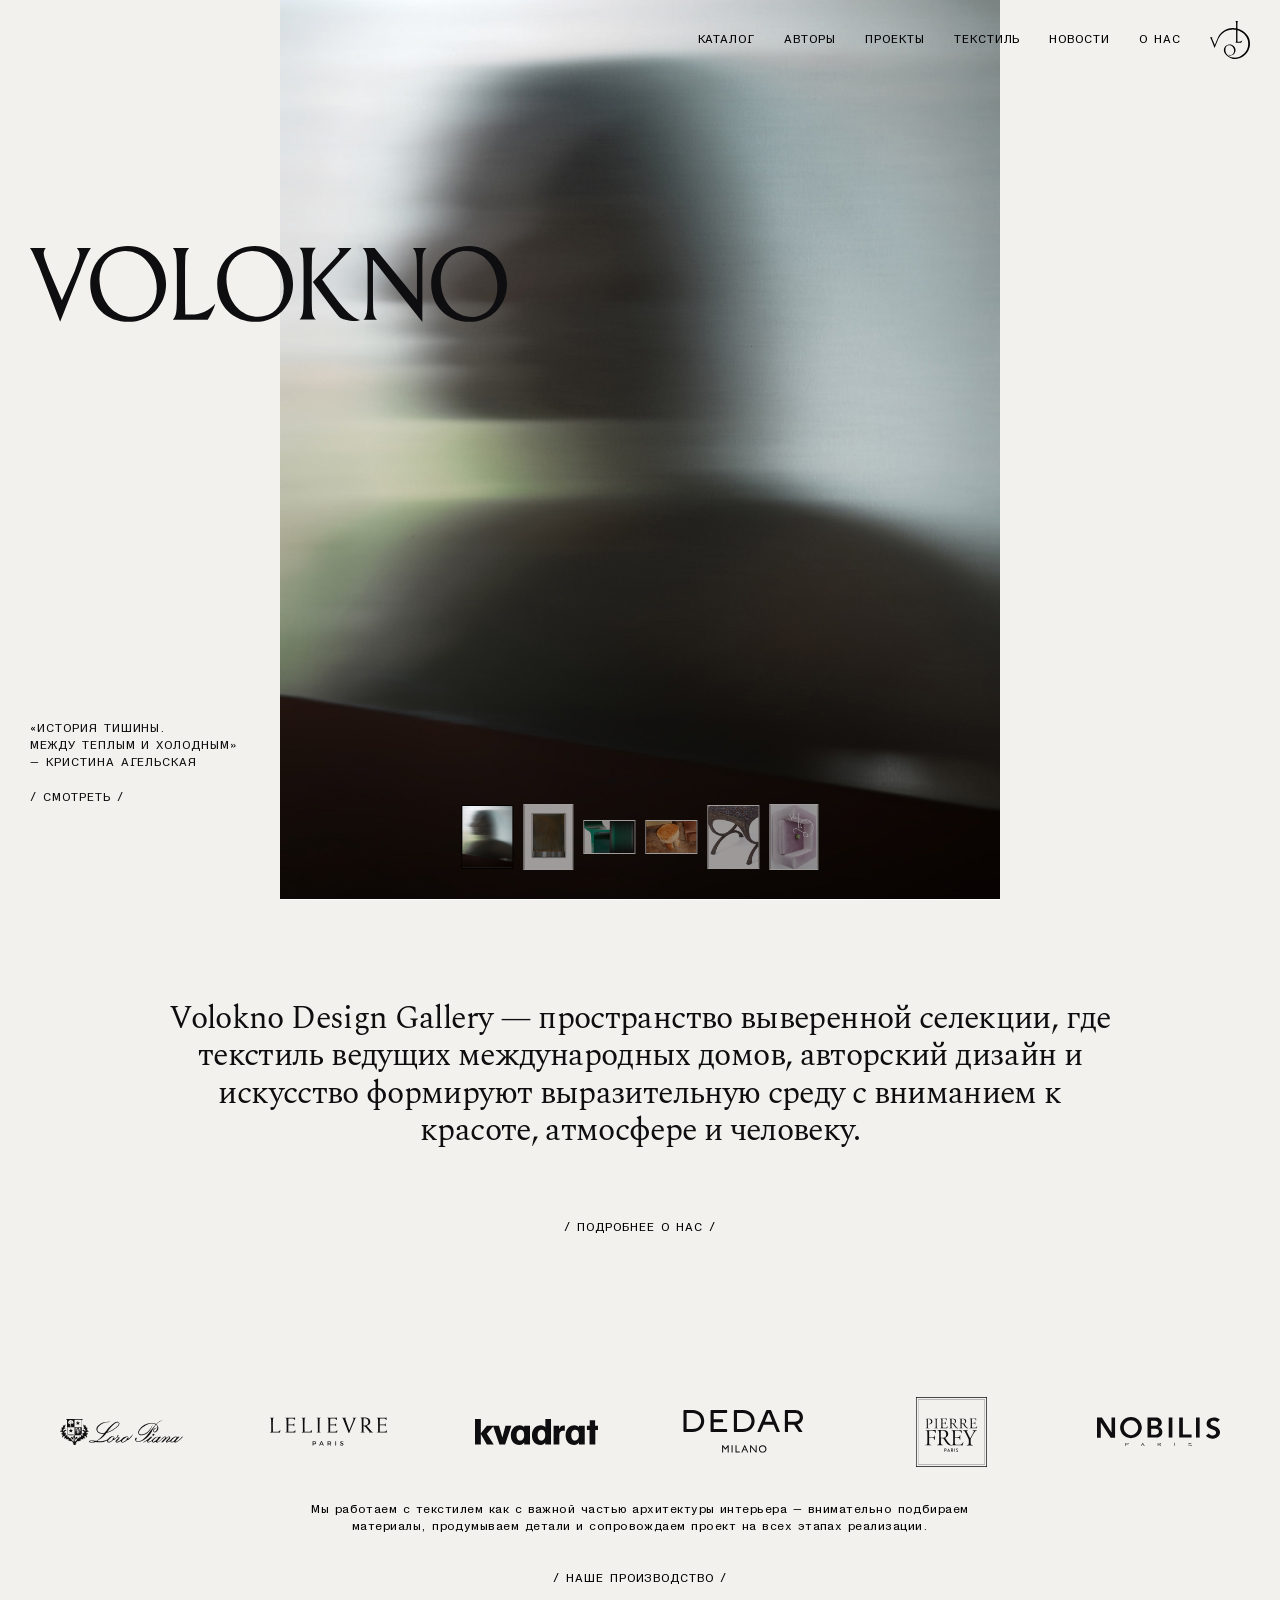
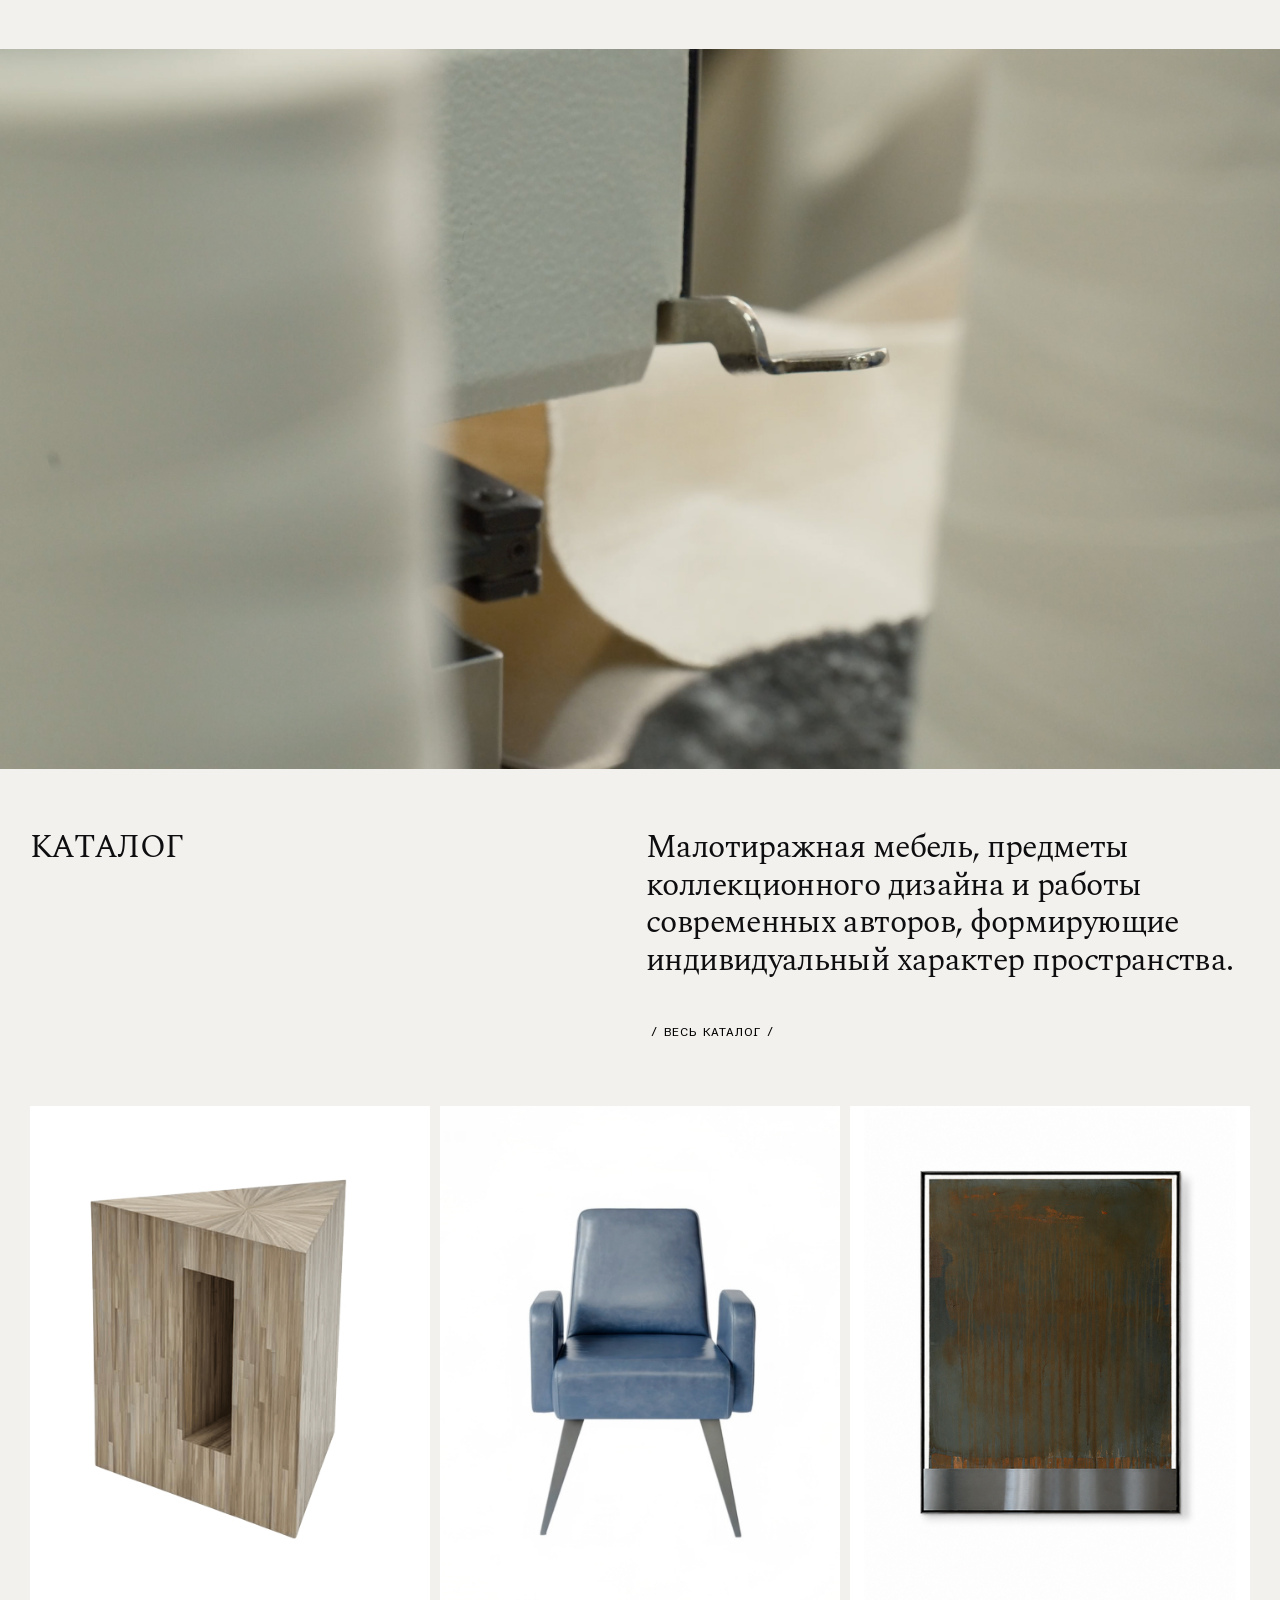
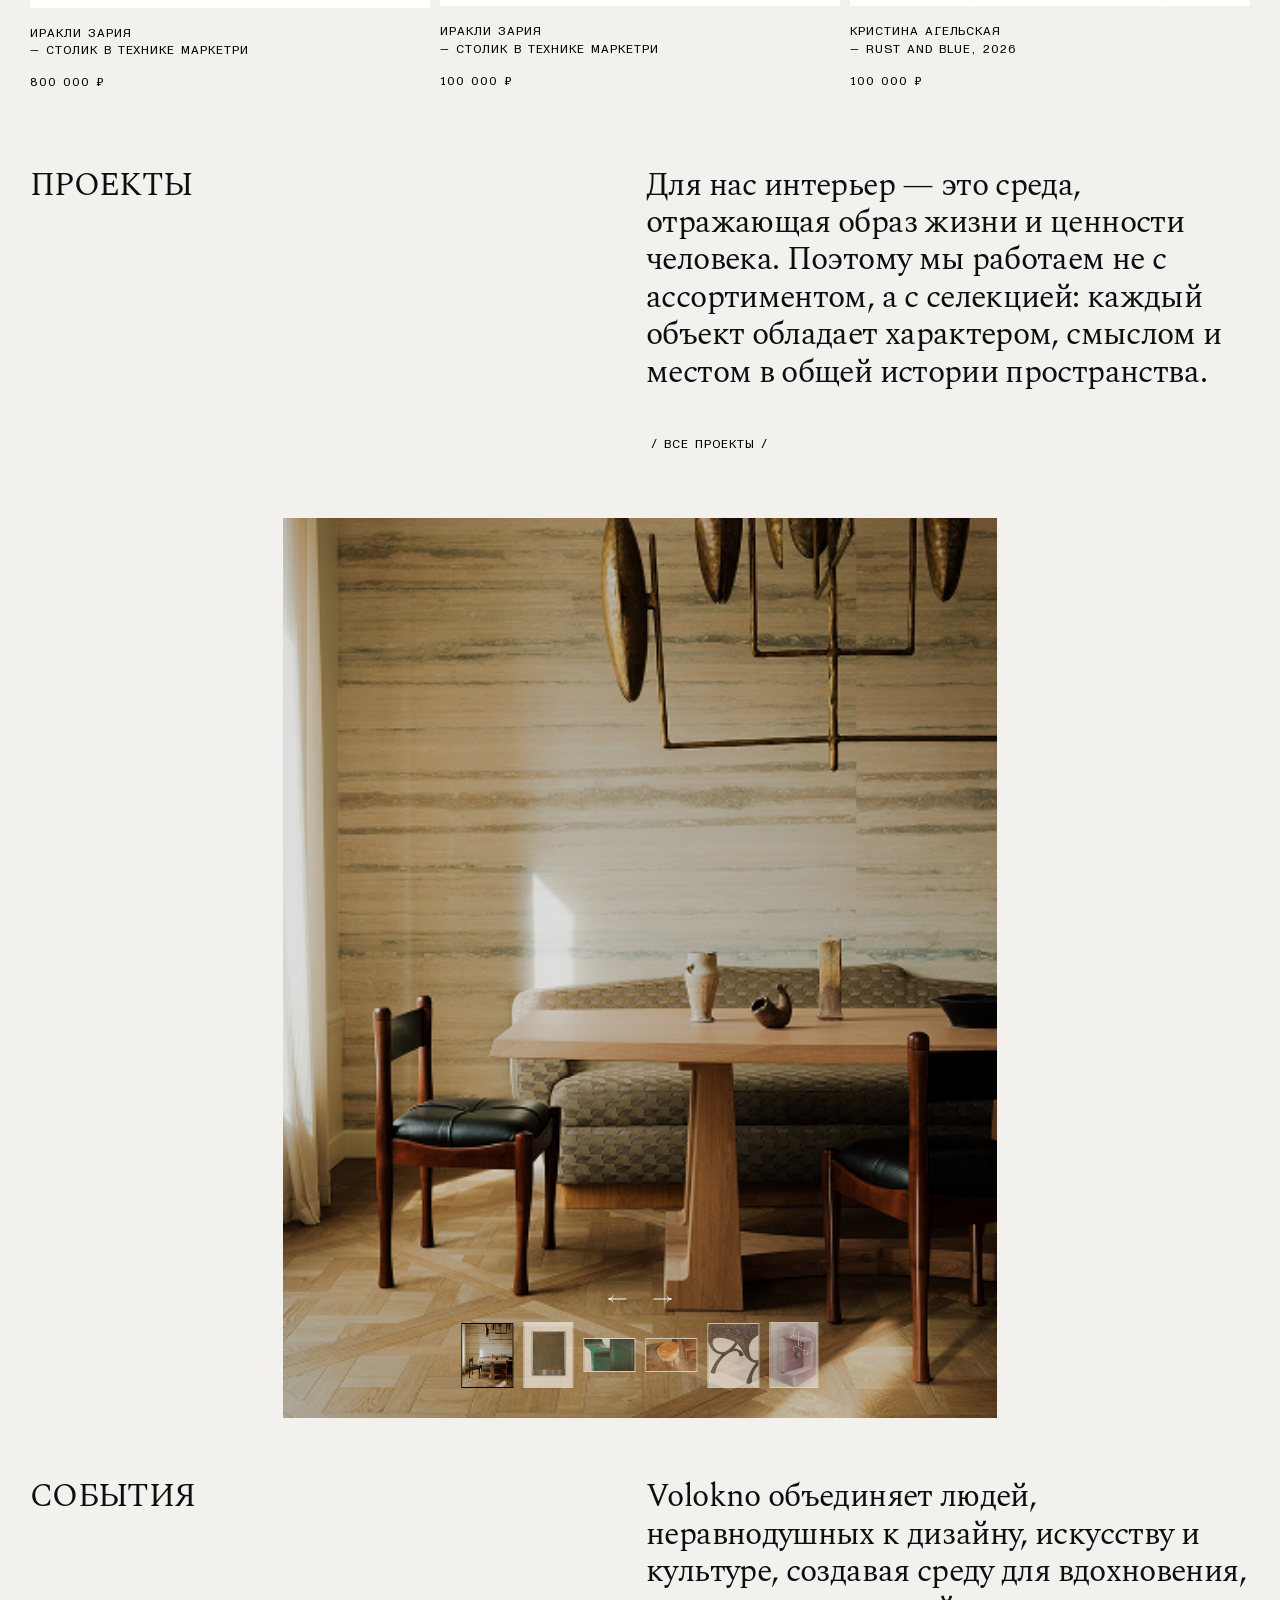
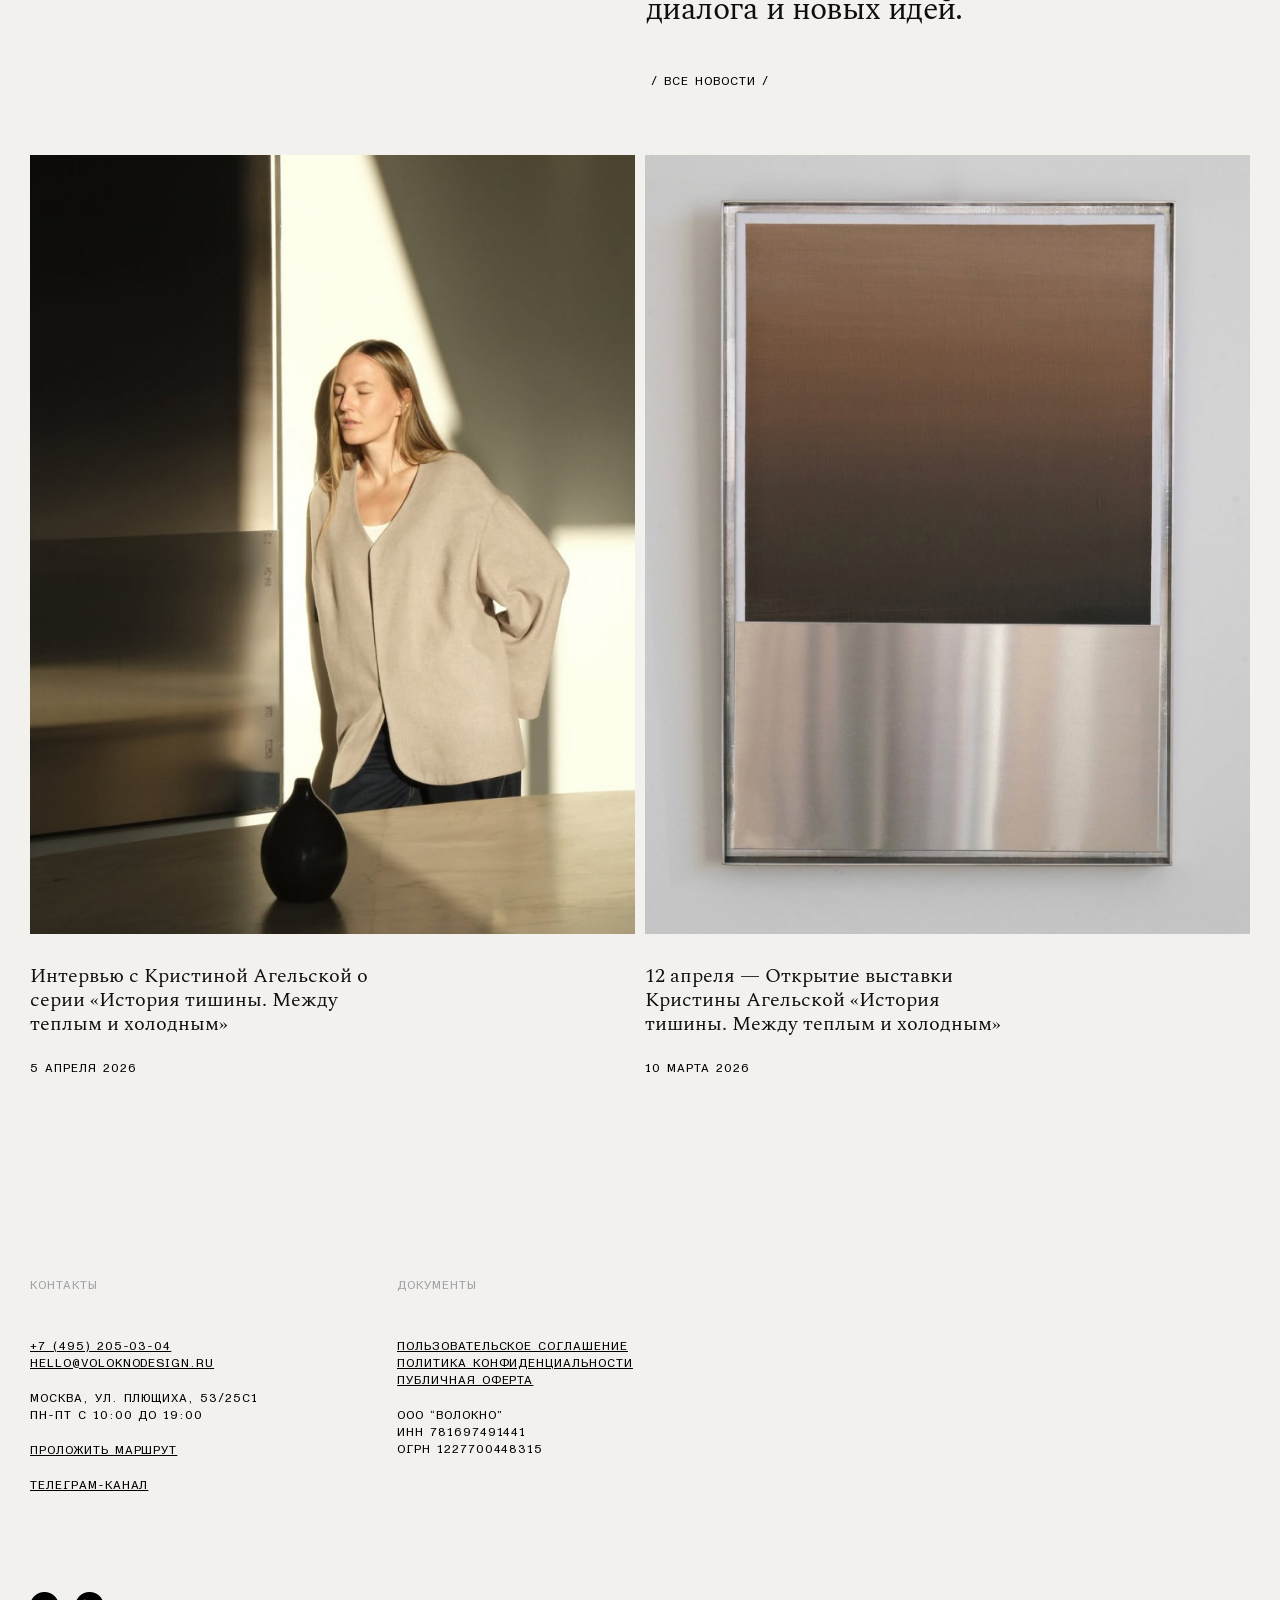
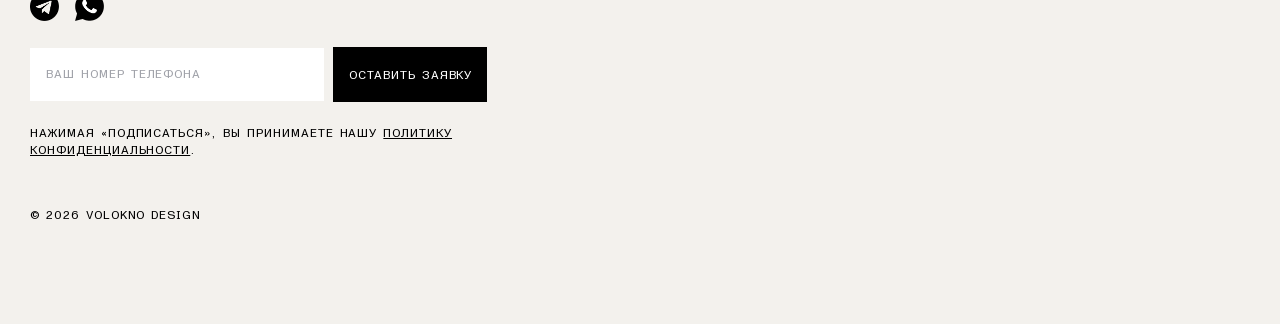
<file: index.html>
<!DOCTYPE html>
<html lang="ru">
<head>
    <meta charset="UTF-8">
    <meta http-equiv="X-UA-Compatible" content="IE=edge">
    <meta name="viewport" content="width=device-width, initial-scale=1.0">
    <title>Главная страница</title>
    <link rel="stylesheet" href="css/styles.min.css?ver=1.7">
    <script src="js/jquery-3.6.0.min.js" defer></script>
    <script src="js/slick.min.js" defer></script>
    <script src="js/jquery.maskedinput.min.js" defer></script>
    <script src="js/scripts.js?ver=1.7" defer></script>
</head>
<body>
    <header class="main-header">
        <a class="main-header__logo" href="index.html"></a>
        <div class="main-header__menu">
            <ul>
                <li><a href="catalog.html">каталог</a></li>
                <li><a href="authors.html">авторы</a></li>
                <li><a href="projects.html">проекты</a></li>
                <li><a href="textile.html">текстиль</a></li>
                <li><a href="news.html">новости</a></li>
                <li><a href="about.html">о нас</a></li>
            </ul>
            <a class="main-header__menu__symbol" href="index.html"></a>
        </div>
        <div class="main-header__mobile-header">
            <a class="main-header__mobile-header__symbol" href="index.html"></a>
            <span class="main-header__mobile-header__burger" data-menu-open="mobile-menu"></span>
        </div>
        <div class="main-header__mobile-menu" data-menu="mobile-menu">
            <div class="main-header__mobile-menu__header">
                <a class="main-header__mobile-menu__header__symbol" href="index.html"></a>
                <span class="main-header__mobile-menu__header__close" data-menu-close></span>
            </div>
            <div class="main-header__mobile-menu__body">
                <div class="main-header__mobile-menu__body__items">
                    <ul>
                        <li><a href="catalog.html">каталог</a></li>
                        <li><a href="authors.html">авторы</a></li>
                        <li><a href="projects.html">проекты</a></li>
                        <li><a href="textile.html">текстиль</a></li>
                        <li><a href="news.html">новости</a></li>
                        <li><a href="about.html">о нас</a></li>
                    </ul>
                </div>
                <div class="main-header__mobile-menu__body__contacts">
                    <ul class="social-icons social-icons--mobmenu">
                        <li class="social-icons__item social-icons__item--tg"><a href="#" target="_blank"></a></li>
                        <li class="social-icons__item social-icons__item--phone"><a href="#" target="_blank"></a></li>
                    </ul>
                    <p>
                        <a href="tel:+74952050304">+7 (495) 205-03-04</a> <br>
                        <a href="mailto:hello@voloknodesign.ru">hello@voloknodesign.ru</a>
                    </p>
                    <p>
                        Москва, ул. Плющиха, 53 с1<br>
                        пн-пт с 10:00 до 19:00
                    </p>
                    <p>
                        <a href="#">проложить маршрут</a>
                    </p>
                    <p>
                        <a href="">телеграм-канал</a>
                    </p>
                </div>
            </div>
        </div>
    </header>
    <main>
        <div class="vol-slider slider-wrapper main-slider-wrapper">
            <div class="slider-placeholder">
                <img src="img/slide_1.jpg" alt="Загрузка...">
            </div>
            <div class="main-slider slider-loading">
                <div class="main-slider__slide bg-dark" data-thumb="img/slide_1.jpg">
                    <img src="img/slide_1.jpg" alt="main-slider-1">
                    <div class="main-slider__slide__desc">
                        <p>«История тишины. <br>
                            Между теплым и холодным» <br>
                            — кристина агельская 
                        </p>
                        <a class="link" href="#">смотреть</a>
                    </div>
                </div>
                <div class="main-slider__slide" data-thumb="img/slide_2.jpg">
                    <img src="img/slide_2.jpg" alt="main-slider-2">
                    <div class="main-slider__slide__desc">
                        <p>«История тишины. <br>
                            Между теплым и холодным» <br>
                            — кристина агельская 
                        </p>
                        <a class="link" href="#">смотреть</a>
                    </div>
                </div>
                <div class="main-slider__slide" data-thumb="img/slide_3.jpg">
                    <img src="img/slide_3.jpg" alt="main-slider-3">
                    <div class="main-slider__slide__desc">
                        <p>«История тишины. <br>
                            Между теплым и холодным» <br>
                            — кристина агельская 
                        </p>
                        <a class="link" href="#">смотреть</a>
                    </div>
                </div>
                <div class="main-slider__slide" data-thumb="img/slide_4.jpg">
                    <img src="img/slide_4.jpg" alt="main-slider-4">
                    <div class="main-slider__slide__desc">
                        <p>«История тишины. <br>
                            Между теплым и холодным» <br>
                            — кристина агельская 
                        </p>
                        <a class="link" href="#">смотреть</a>
                    </div>
                </div>
                <div class="main-slider__slide" data-thumb="img/slide_5.jpg">
                    <img src="img/slide_5.jpg" alt="main-slider-5">
                    <div class="main-slider__slide__desc">
                        <p>«История тишины. <br>
                            Между теплым и холодным» <br>
                            — кристина агельская 
                        </p>
                        <a class="link" href="#">смотреть</a>
                    </div>
                </div>
                <div class="main-slider__slide" data-thumb="img/slide_6.jpg">
                    <img src="img/slide_6.jpg" alt="main-slider-6">
                    <div class="main-slider__slide__desc">
                        <p>«История тишины. <br>
                            Между теплым и холодным» <br>
                            — кристина агельская 
                        </p>
                        <a class="link" href="#">смотреть</a>
                    </div>
                </div>
            </div>
        </div>
        
        <div class="about-us volblock volblock--text-center">
            <div class="volblock--text-center__main">
                <p>Volokno Design Gallery — пространство выверенной селекции, где текстиль ведущих международных домов, авторский дизайн и искусство формируют выразительную среду с вниманием к красоте, атмосфере и человеку.</p>
            </div>
            <div class="volblock--text-center__link">
                <a class="link padded" href="#">подробнее о нас</a>
            </div>
        </div>

        <div class="manufacture">
            <ul class="manufacture__brands brands-slider">
                <li><img src="img/brand_1.svg" alt="brands"></li>
                <li><img src="img/brand_2.svg" alt="brands"></li>
                <li><img src="img/brand_3.svg" alt="brands"></li>
                <li><img src="img/brand_4.svg" alt="brands"></li>
                <li><img src="img/brand_5.svg" alt="brands"></li>
                <li><img src="img/brand_6.svg" alt="brands"></li>
            </ul>
            <div class="manufacture__desc">
                <p>Мы работаем с текстилем как с важной частью архитектуры интерьера — внимательно подбираем материалы, продумываем детали и сопровождаем проект на всех этапах реализации.</p>
            </div>
            <div class="manufacture__link">
                <a class="link padded" href="#">наше производство</a>
            </div>
        </div>

        <div class="image-block hidden-mobile">
            <img src="img/manufacture.jpg" alt="manufacture">
        </div>

        <div class="catalog">
            <div class="catalog__desc volblock volblock--text-spaced">
                <div class="volblock--text-spaced__title">
                    <span>каталог</span>
                </div>
                <div class="volblock--text-spaced__main">
                    <p>Малотиражная мебель, предметы коллекционного дизайна и работы современных авторов, формирующие индивидуальный характер пространства.</p>
                    <div class="volblock--text-spaced__main__link">
                        <a class="link padded" href="#">ВЕСЬ КАТАЛОГ</a>
                    </div>
                </div>
            </div>
            <div class="catalog__items">
                <div class="catalog__items__list products-list products-list--featured featured-slider">
                    <div class="products-list__item">
                        <div class="products-list__item__pic">
                            <a href="product.html">
                                <img src="img/product_1.jpg" alt="product">
                            </a>
                        </div>
                        <div class="products-list__item__author">
                            иракли зария 
                        </div>
                        <div class="products-list__item__title">
                            — столик в технике маркетри 
                        </div>
                        <div class="products-list__item__price">
                            800 000 ₽ 
                        </div>
                    </div>
                    <div class="products-list__item">
                        <div class="products-list__item__pic">
                            <a href="product.html">
                                <img src="img/product_2.jpg" alt="product">
                            </a>
                        </div>
                        <div class="products-list__item__author">
                            иракли зария 
                        </div>
                        <div class="products-list__item__title">
                            — столик в технике маркетри 
                        </div>
                        <div class="products-list__item__price">
                            100 000 ₽
                        </div>
                    </div>
                    <div class="products-list__item">
                        <div class="products-list__item__pic">
                            <a href="product.html">
                                <img src="img/product_3.jpg" alt="product">
                            </a>
                        </div>
                        <div class="products-list__item__author">
                            кристина агельская 
                        </div>
                        <div class="products-list__item__title">
                            — rust and blue, 2026
                        </div>
                        <div class="products-list__item__price">
                            100 000 ₽
                        </div>
                    </div>
                </div>
            </div>
        </div>

        <div class="projects">
            <div class="projects__desc volblock volblock--text-spaced volblock--text-spaced-padded">
                <div class="volblock--text-spaced__title">
                    <span>проекты</span>
                </div>
                <div class="volblock--text-spaced__main">
                    <p>Для нас интерьер — это среда, отражающая образ жизни и ценности человека. Поэтому мы работаем не с ассортиментом, а с селекцией: каждый объект обладает характером, смыслом и местом в общей истории пространства.</p>
                    <div class="volblock--text-spaced__main__link">
                        <a class="link padded" href="#">все проекты</a>
                    </div>
                </div>
            </div>
        </div>

        <div class="vol-slider slider-wrapper slider-wrapper--inner">
            <div class="slider-placeholder">
                <img src="img/home-inner-slide_1.jpg" alt="Загрузка...">
            </div>
            <div class="inner-slider slider-loading">
                <div class="inner-slider__slide bg-dark" data-thumb="img/home-inner-slide_1.jpg">
                    <img src="img/home-inner-slide_1.jpg" alt="home-inner-slider-1">
                </div>
                <div class="inner-slider__slide" data-thumb="img/slide_2.jpg">
                    <img src="img/slide_2.jpg" alt="home-inner-slider-2">
                </div>
                <div class="inner-slider__slide" data-thumb="img/slide_3.jpg">
                    <img src="img/slide_3.jpg" alt="home-inner-slider-3">
                </div>
                <div class="inner-slider__slide" data-thumb="img/slide_4.jpg">
                    <img src="img/slide_4.jpg" alt="home-inner-slider-4">
                </div>
                <div class="inner-slider__slide" data-thumb="img/slide_5.jpg">
                    <img src="img/slide_5.jpg" alt="home-inner-slider-5">
                </div>
                <div class="inner-slider__slide" data-thumb="img/slide_6.jpg">
                    <img src="img/slide_6.jpg" alt="home-inner-slider-6">
                </div>
            </div>
        </div>

        <div class="events">
            <div class="events__desc volblock volblock--text-spaced volblock--text-spaced-padded">
                <div class="volblock--text-spaced__title">
                    <span>события</span>
                </div>
                <div class="volblock--text-spaced__main">
                    <p>Volokno объединяет людей, неравнодушных к дизайну, искусству и культуре, создавая среду для вдохновения, диалога и новых идей.</p>
                    <div class="volblock--text-spaced__main__link">
                        <a class="link padded" href="#">все новости</a>
                    </div>
                </div>
            </div>
            <div class="events__items">
                <div class="events__items__list news-list news-list--featured news-slider">
                    <div class="news-list__item">
                        <div class="news-list__item__pic">
                            <a href="#">
                                <img src="img/event_1.jpg" alt="event">
                            </a>
                        </div>
                        <div class="news-list__item__title">
                            Интервью с Кристиной Агельской о серии «История тишины. Между теплым и холодным»
                        </div>
                        <div class="news-list__item__date">
                            5 апреля 2026
                        </div>
                    </div>
                    <div class="news-list__item">
                        <div class="news-list__item__pic">
                            <a href="#">
                                <img src="img/event_2.jpg" alt="event">
                            </a>
                        </div>
                        <div class="news-list__item__title">
                            12 апреля — Открытие выставки Кристины Агельской «История тишины. Между теплым и холодным»
                        </div>
                        <div class="news-list__item__date">
                            10 марта 2026
                        </div>
                    </div>
                </div>
            </div>
        </div>
    </main>
    <footer class="main-footer">
        <div class="main-footer__blocks">
            <div class="main-footer__block main-footer__block--contacts">
                <div class="main-footer__block__title">
                    Контакты
                </div>
                <div class="main-footer__block__body">
                    <p>
                        <a href="tel:+74952050304">+7 (495) 205-03-04</a> <br>
                        <a href="mailto:hello@voloknodesign.ru">hello@voloknodesign.ru</a>
                    </p>
                    <p>
                        Москва, ул. Плющиха, 53/25с1 <br>
                        пн-пт с 10:00 до 19:00
                    </p>
                    <p>
                        <a href="#">проложить маршрут</a>
                    </p>
                    <p>
                        <a href="">телеграм-канал</a>
                    </p>
                </div>
            </div>
            <div class="main-footer__block main-footer__block--documents">
                <div class="main-footer__block__title">
                    Документы
                </div>
                <div class="main-footer__block__body">
                    <p>
                        <a href="#">пользовательское соглашение</a> <br>
                        <a href="#">Политика конфиденциальности</a> <br>
                        <a href="#">публичная Оферта</a>
                    </p>
                    <p>
                        ооо “волокно” <br>
                        ИНН 781697491441 <br>
                        ОГРН 1227700448315
                    </p>
                </div>
            </div>
            <div class="main-footer__block main-footer__block--newsletter">
                <div class="main-footer__block__body">
                    <ul class="social-icons">
                        <li class="social-icons__item social-icons__item--tg"><a href="#" target="_blank"></a></li>
                        <li class="social-icons__item social-icons__item--phone"><a href="#" target="_blank"></a></li>
                    </ul>
                    <form class="newsletter-form" action="#">
                        <div class="newsletter-form__fields">
                            <input type="text" name="phone" placeholder="ваш номер телефона">
                            <input type="submit" name="submit" value="оставить заявку">
                        </div>
                        <div class="newsletter-form__consent">
                            Нажимая «Подписаться», вы принимаете нашу <a href="#">Политику конфиденциальности</a>.
                        </div>
                    </form>
                </div>
            </div>
        </div>
        <div class="main-footer__copyright">
            © 2026 volokno design
        </div>
        <div class="cookies-notice" data-popup="cookies">
            <p>На сайте используются куки-файлы. Оставаясь на сайте, вы соглашаетесь с <a href="#">Политикой конфиденциальности</a> и <a href="#">обработки персональных данных</a>.</p>
            <span class="cookies-notice__accept button button--transparent button--bordered" data-popup-close="cookies">согласен</span>
        </div>
    </footer>
</body>
</html>
</file>
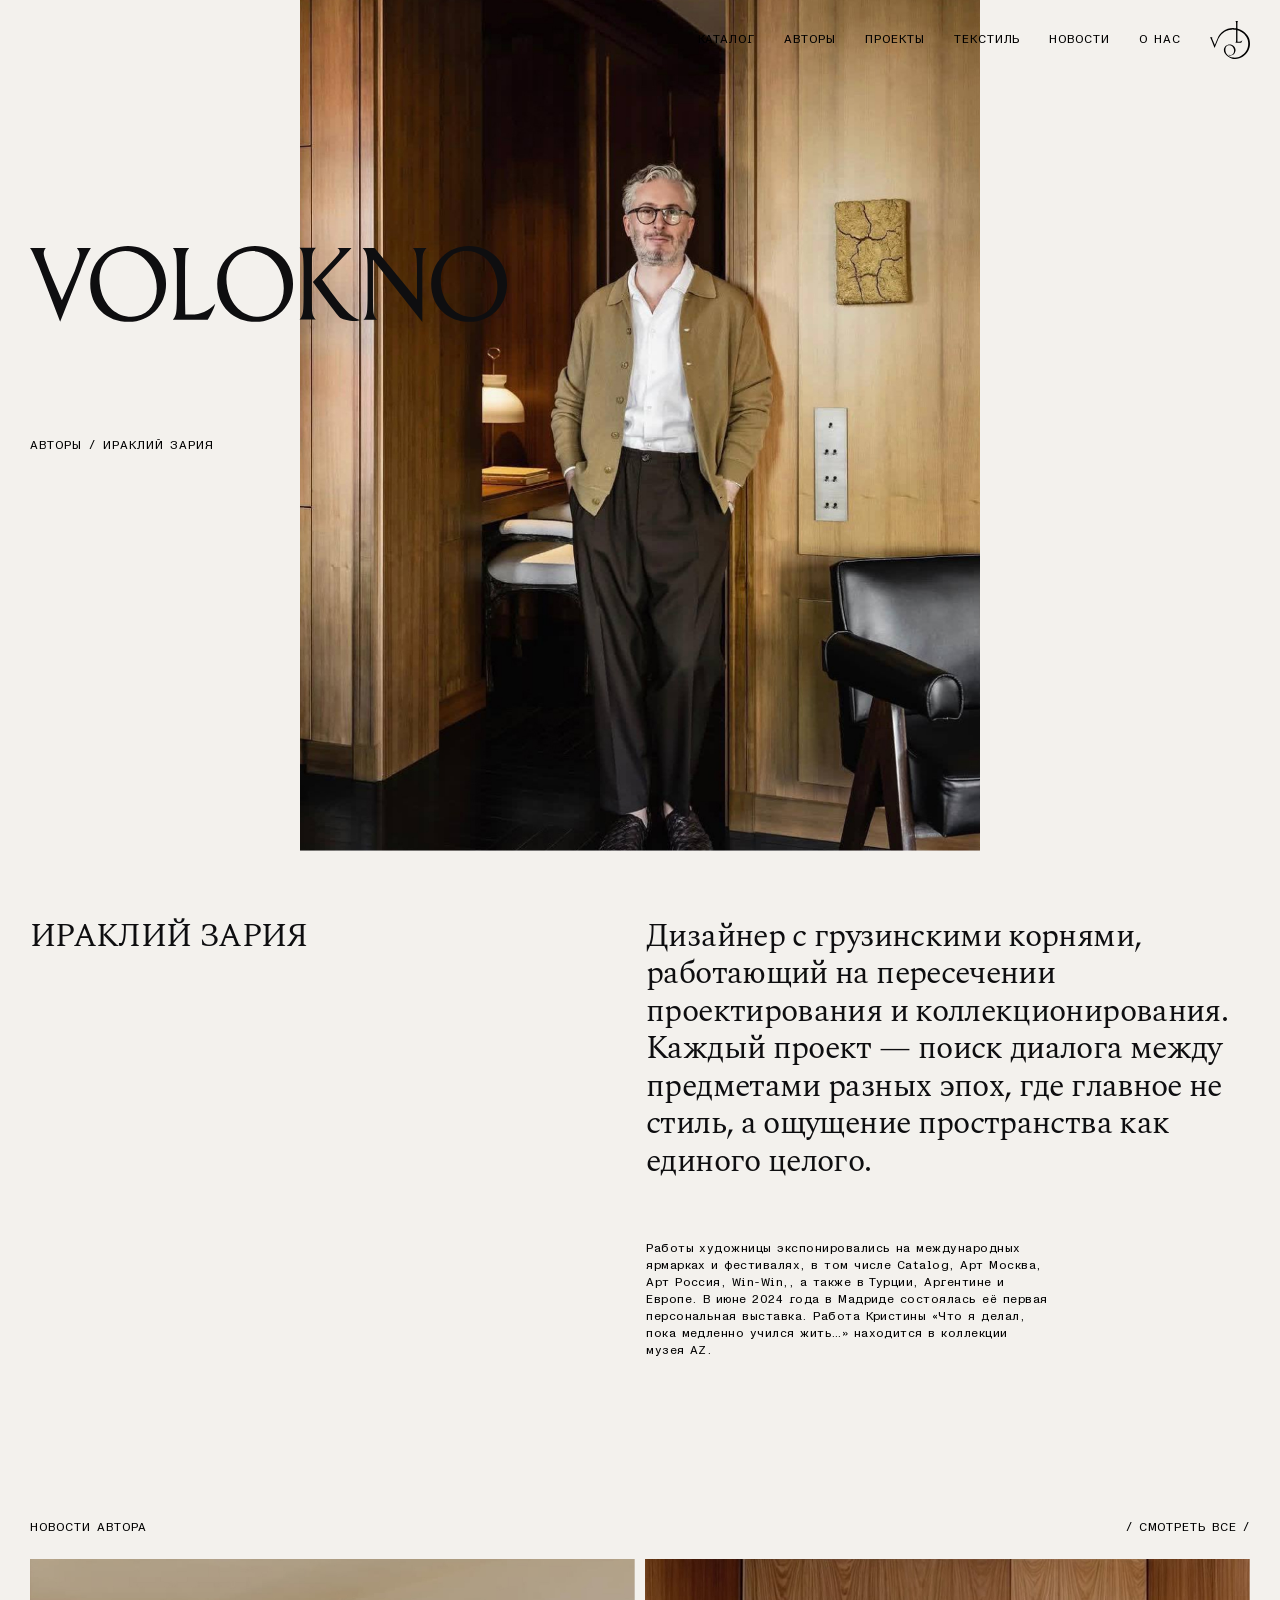
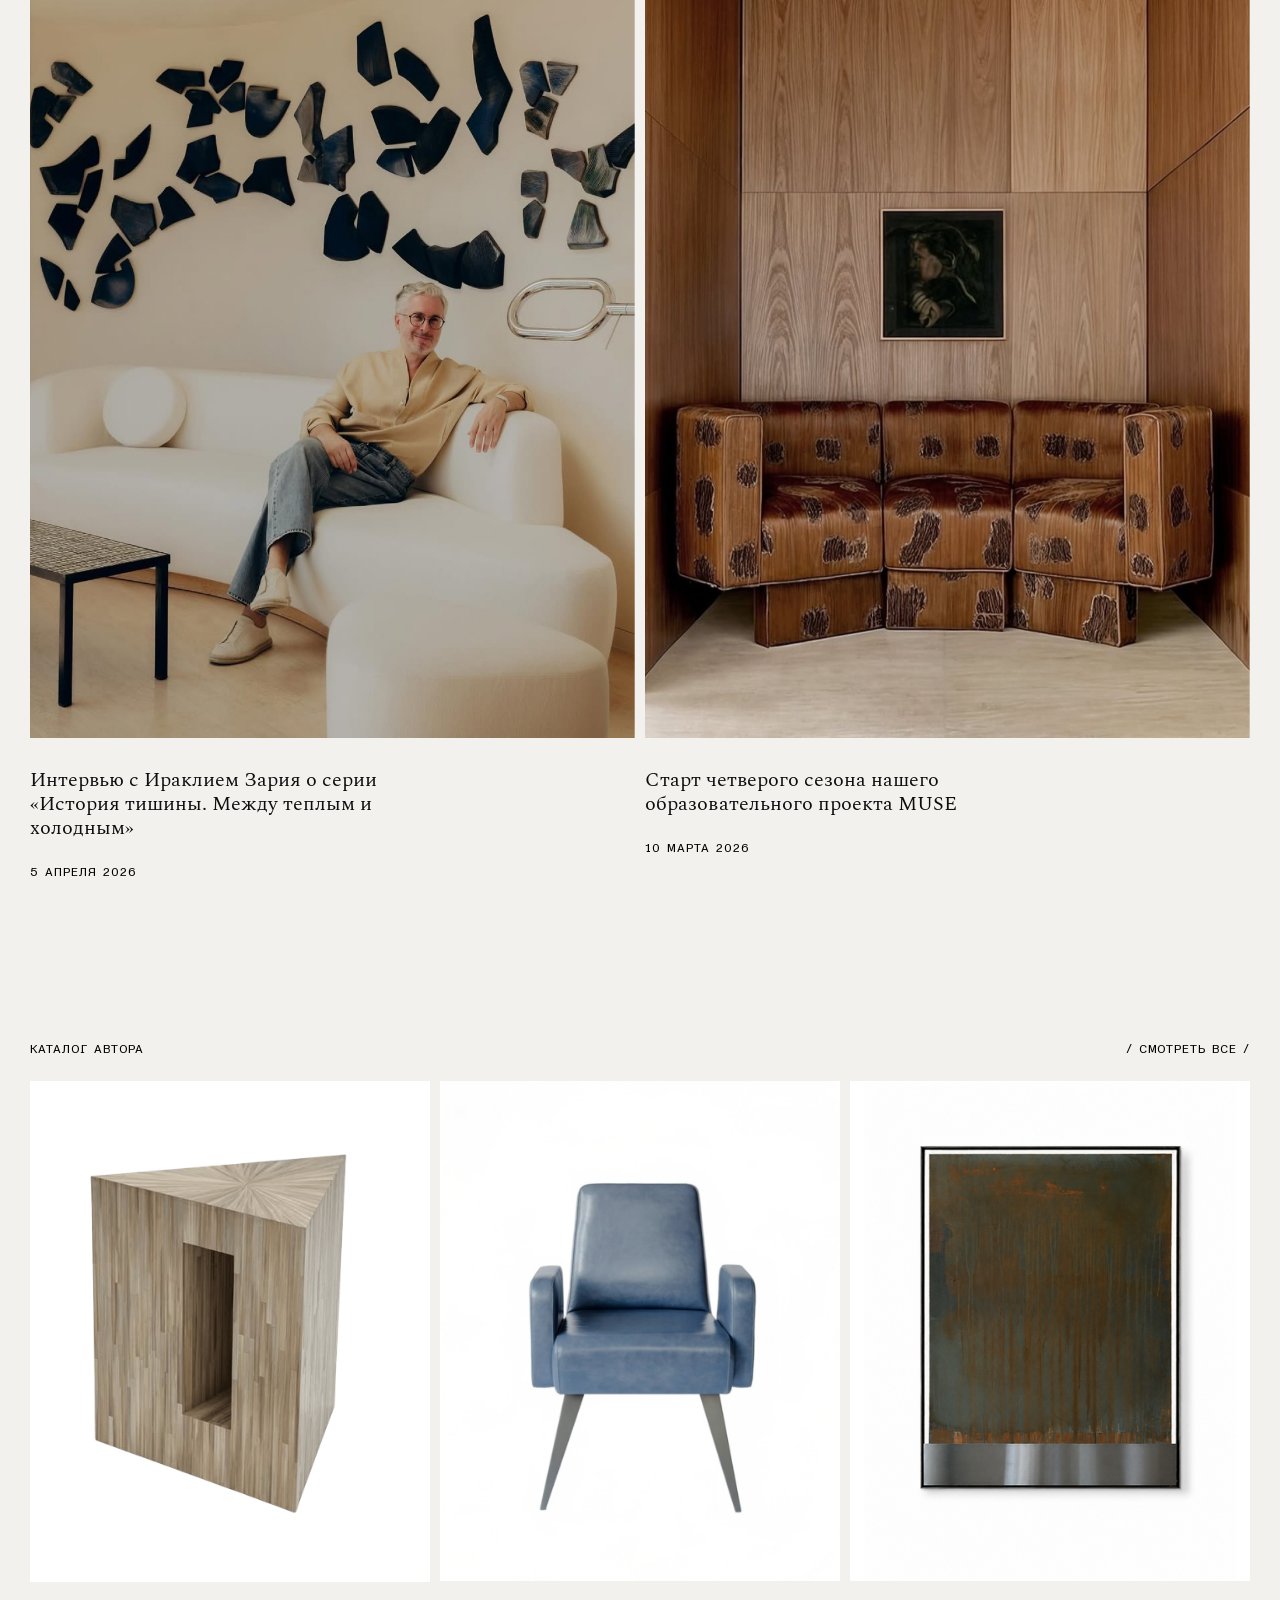
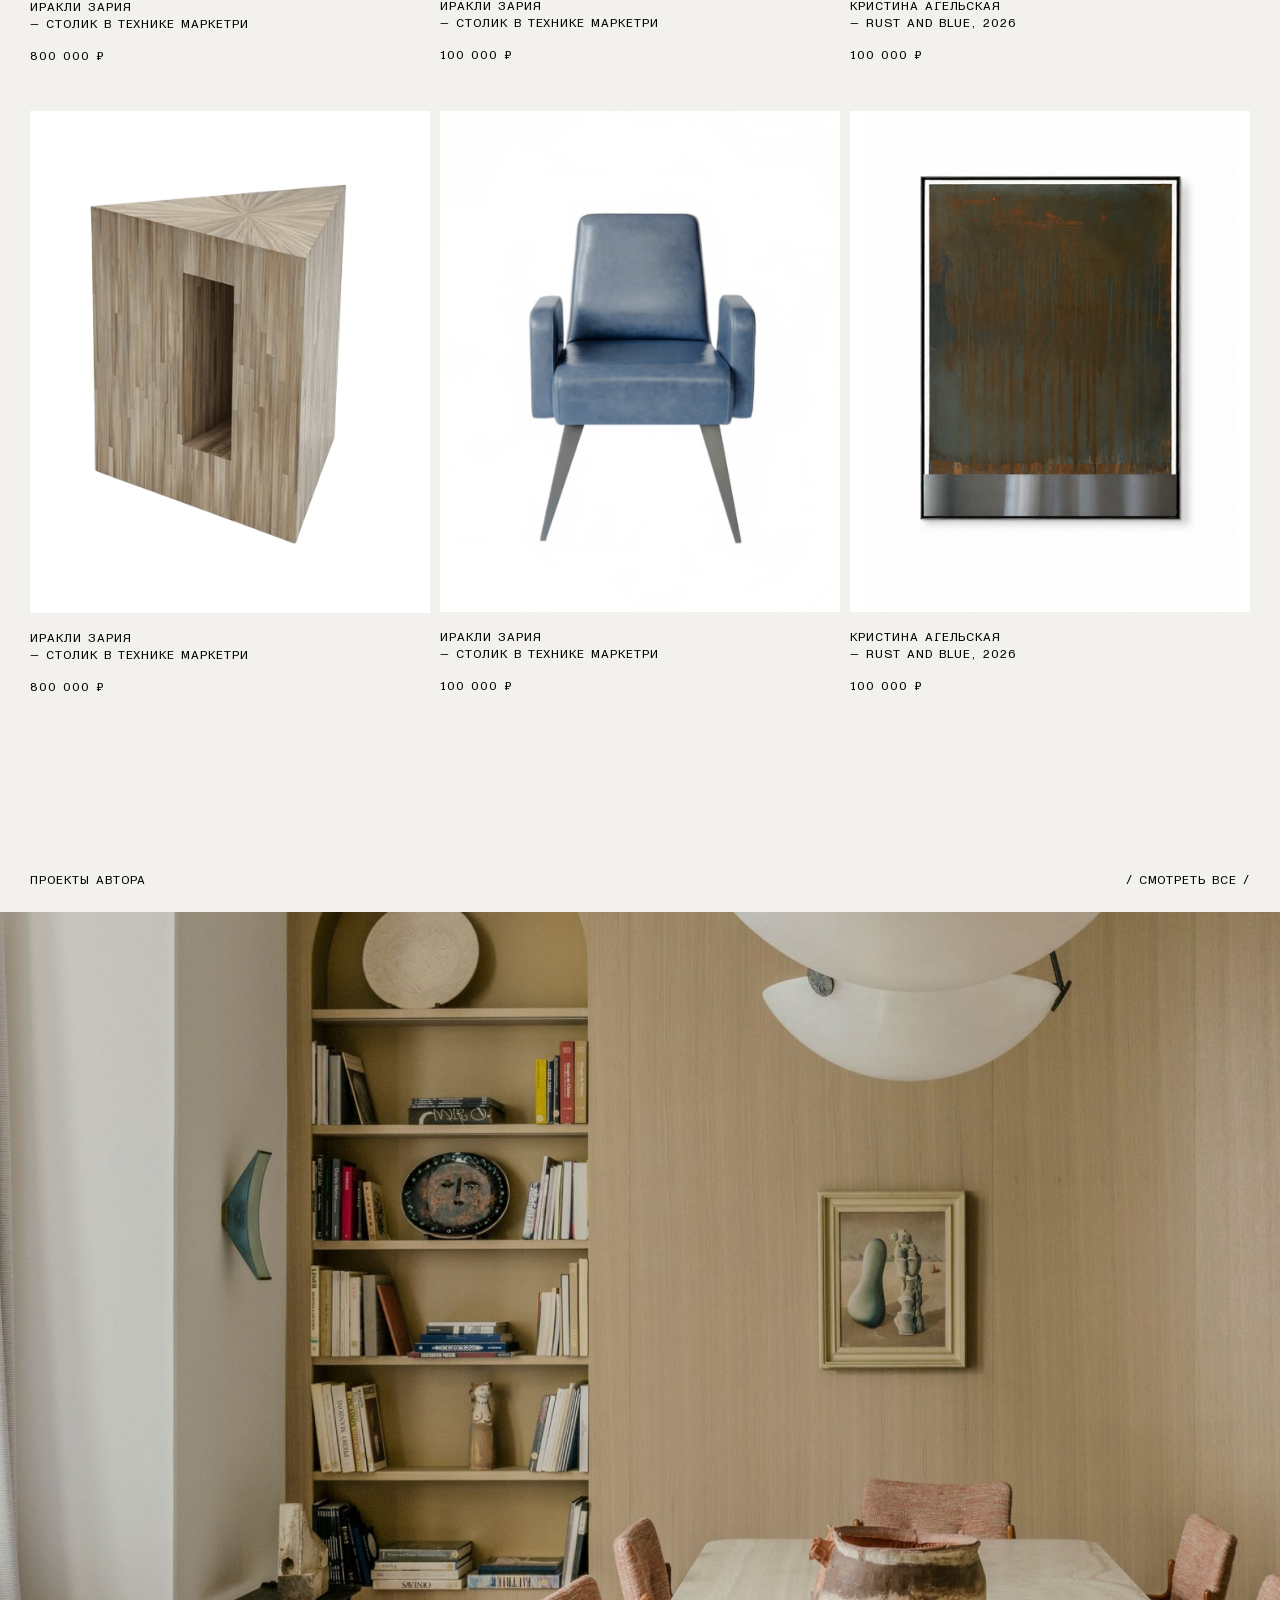
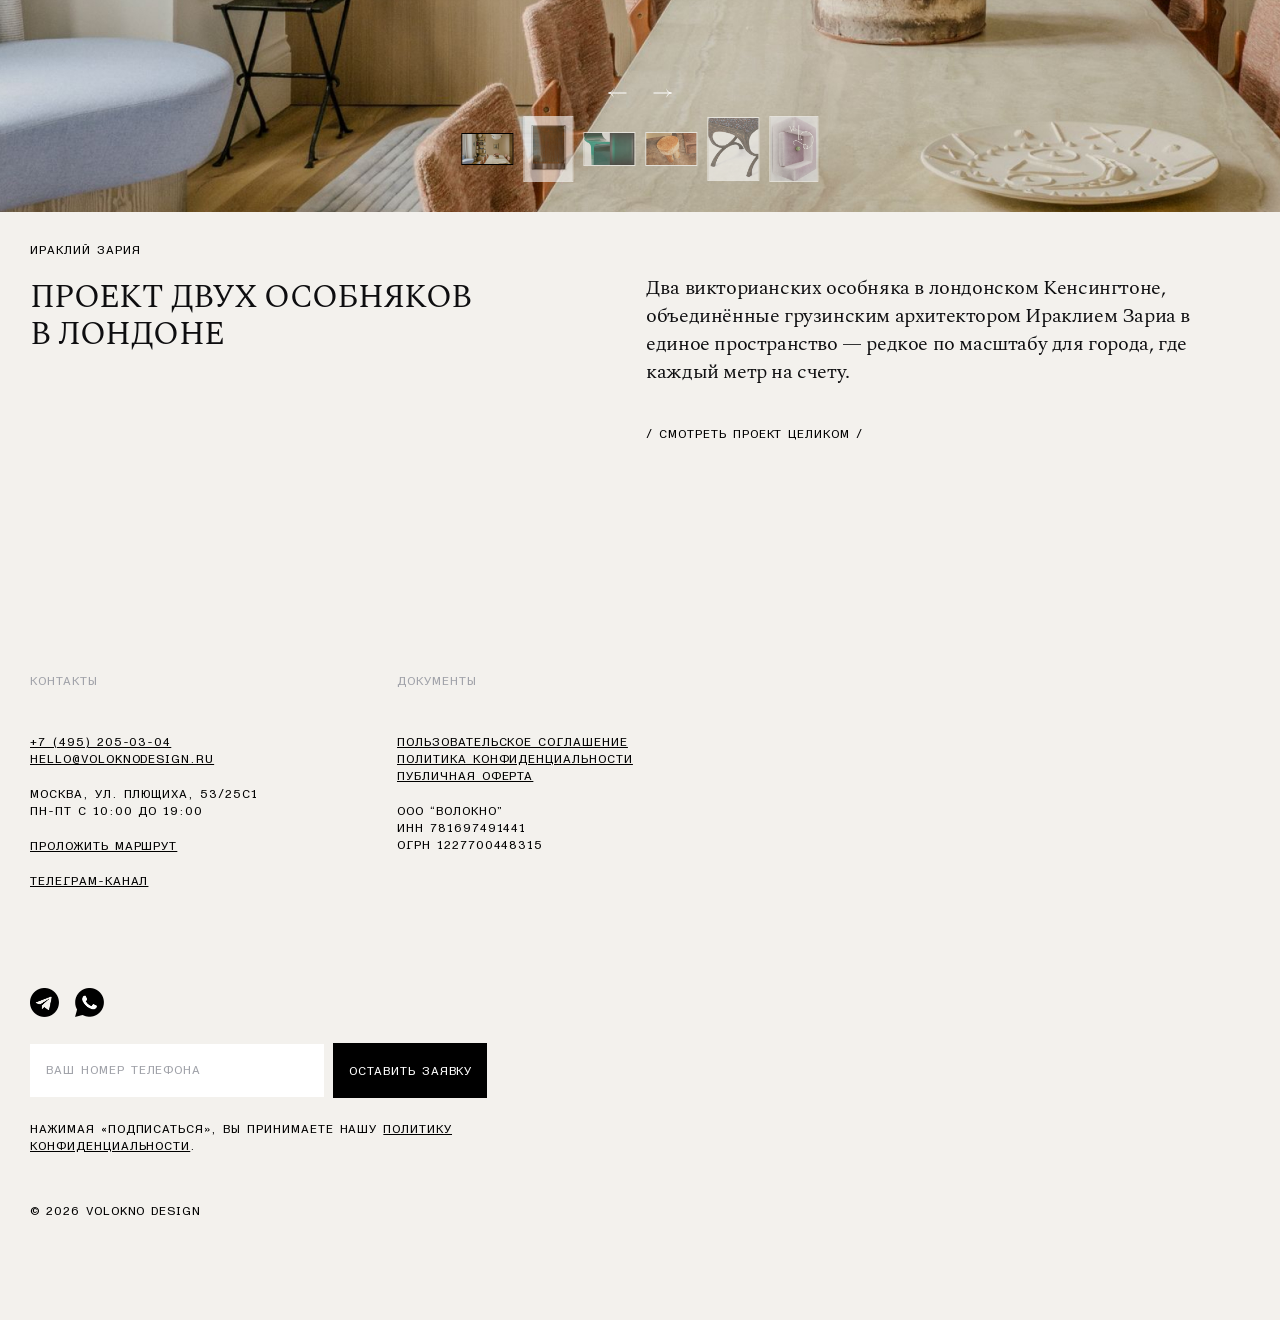
<file: author-1.html>
<!DOCTYPE html>
<html lang="ru">
<head>
    <meta charset="UTF-8">
    <meta http-equiv="X-UA-Compatible" content="IE=edge">
    <meta name="viewport" content="width=device-width, initial-scale=1.0">
    <title>Автор #1</title>
    <link rel="stylesheet" href="css/styles.min.css?ver=1.7">
    <script src="js/jquery-3.6.0.min.js" defer></script>
    <script src="js/slick.min.js" defer></script>
    <script src="js/jquery.maskedinput.min.js" defer></script>
    <script src="js/scripts.js?ver=1.7" defer></script>
</head>
<body class="no-logo-mobile">
    <header class="main-header">
        <a class="main-header__logo" href="index.html"></a>
        <div class="main-header__menu">
            <ul>
                <li><a href="catalog.html">каталог</a></li>
                <li><a class="active" href="authors.html">авторы</a></li>
                <li><a href="projects.html">проекты</a></li>
                <li><a href="textile.html">текстиль</a></li>
                <li><a href="news.html">новости</a></li>
                <li><a href="about.html">о нас</a></li>
            </ul>
            <a class="main-header__menu__symbol" href="index.html"></a>
        </div>
        <div class="main-header__mobile-header">
            <a class="main-header__mobile-header__symbol" href="index.html"></a>
            <span class="main-header__mobile-header__burger" data-menu-open="mobile-menu"></span>
        </div>
        <div class="main-header__mobile-menu" data-menu="mobile-menu">
            <div class="main-header__mobile-menu__header">
                <span class="main-header__mobile-menu__header__close" data-menu-close></span>
            </div>
            <div class="main-header__mobile-menu__body">
                <div class="main-header__mobile-menu__body__items">
                    <ul>
                        <li><a href="catalog.html">каталог</a></li>
                        <li><a href="authors.html">авторы</a></li>
                        <li><a href="projects.html">проекты</a></li>
                        <li><a href="textile.html">текстиль</a></li>
                        <li><a href="news.html">новости</a></li>
                        <li><a href="about.html">о нас</a></li>
                    </ul>
                </div>
                <div class="main-header__mobile-menu__body__contacts">
                    <ul class="social-icons social-icons--mobmenu">
                        <li class="social-icons__item social-icons__item--tg"><a href="#" target="_blank"></a></li>
                        <li class="social-icons__item social-icons__item--phone"><a href="#" target="_blank"></a></li>
                    </ul>
                    <p>
                        <a href="tel:+74952050304">+7 (495) 205-03-04</a> <br>
                        <a href="mailto:hello@voloknodesign.ru">hello@voloknodesign.ru</a>
                    </p>
                    <p>
                        Москва, ул. Плющиха, 53 с1<br>
                        пн-пт с 10:00 до 19:00
                    </p>
                    <p>
                        <a href="#">проложить маршрут</a>
                    </p>
                    <p>
                        <a href="">телеграм-канал</a>
                    </p>
                </div>
            </div>
        </div>
    </header>
    <main>
        <div class="author-image volblock volblock--image-promo bg-dark">
            <img src="img/author_promo_1.jpg" alt="author">
            <ul class="author-image__breadcrumbs breadcrumbs-list">
                <li>авторы</li>
                <li>ИРАКЛИЙ ЗАРИЯ</li>
            </ul>
        </div>
        <div class="author-desc volblock volblock--text-spaced volblock--text-spaced-author-desc">
            <div class="volblock--text-spaced__title">
                <span>ИРАКЛИЙ ЗАРИЯ</span>
            </div>
            <div class="volblock--text-spaced__main">
                <p>Дизайнер с грузинскими корнями, работающий на пересечении проектирования и коллекционирования. Каждый проект — поиск диалога между предметами разных эпох, где главное не стиль, а ощущение пространства как единого целого.</p>
                <div class="volblock--text-spaced__main__sm">
                    <p>Работы художницы экспонировались на международных ярмарках и фестивалях, в том числе Catalog, Арт Москва, Арт Россия, Win-Win,, а также в Турции, Аргентине и Европе. В июне 2024 года в Мадриде состоялась её первая персональная выставка. Работа Кристины «Что я делал, пока медленно учился жить…» находится в коллекции музея AZ.</p>
                </div>
            </div>
        </div>
        <div class="author-events volblock volblock--events">
            <div class="volblock--events__title">
                <span>новости автора</span>
                <a class="volblock--events__title__link-desktop link" href="#">смотреть все</a>
                <a class="volblock--events__title__link-mobile link padded" href="#">новости автора</a>
            </div>
            <div class="author-events__list news-list news-list--featured news-slider">
                <div class="news-list__item">
                    <div class="news-list__item__pic">
                        <a href="#">
                            <img src="img/author_event_1.jpg" alt="event">
                        </a>
                    </div>
                    <div class="news-list__item__title">
                        Интервью с Ираклием Зария о серии «История тишины. Между теплым и холодным»
                    </div>
                    <div class="news-list__item__date">
                        5 апреля 2026
                    </div>
                </div>
                <div class="news-list__item">
                    <div class="news-list__item__pic">
                        <a href="#">
                            <img src="img/author_event_2.jpg" alt="event">
                        </a>
                    </div>
                    <div class="news-list__item__title">
                        Старт четверого сезона нашего образовательного проекта MUSE
                    </div>
                    <div class="news-list__item__date">
                        10 марта 2026
                    </div>
                </div>
            </div>
        </div>
        <div class="author-products volblock volblock--products">
            <div class="volblock--products__title">
                <span>каталог автора</span>
                <a class="volblock--products__title__link-desktop link" href="#">смотреть все</a>
                <a class="volblock--products__title__link-mobile link padded" href="#">каталог автора</a>
            </div>
            <div class="author-products__list products-list products-list--featured featured-slider">
                <div class="products-list__item">
                    <div class="products-list__item__pic">
                        <a href="product.html">
                            <img src="img/product_1.jpg" alt="product">
                        </a>
                    </div>
                    <div class="products-list__item__author">
                        иракли зария 
                    </div>
                    <div class="products-list__item__title">
                        — столик в технике маркетри 
                    </div>
                    <div class="products-list__item__price">
                        800 000 ₽ 
                    </div>
                </div>
                <div class="products-list__item">
                    <div class="products-list__item__pic">
                        <a href="product.html">
                            <img src="img/product_2.jpg" alt="product">
                        </a>
                    </div>
                    <div class="products-list__item__author">
                        иракли зария 
                    </div>
                    <div class="products-list__item__title">
                        — столик в технике маркетри 
                    </div>
                    <div class="products-list__item__price">
                        100 000 ₽
                    </div>
                </div>
                <div class="products-list__item">
                    <div class="products-list__item__pic">
                        <a href="product.html">
                            <img src="img/product_3.jpg" alt="product">
                        </a>
                    </div>
                    <div class="products-list__item__author">
                        кристина агельская 
                    </div>
                    <div class="products-list__item__title">
                        — rust and blue, 2026
                    </div>
                    <div class="products-list__item__price">
                        100 000 ₽
                    </div>
                </div>
                <div class="products-list__item">
                    <div class="products-list__item__pic">
                        <a href="product.html">
                            <img src="img/product_1.jpg" alt="product">
                        </a>
                    </div>
                    <div class="products-list__item__author">
                        иракли зария 
                    </div>
                    <div class="products-list__item__title">
                        — столик в технике маркетри 
                    </div>
                    <div class="products-list__item__price">
                        800 000 ₽ 
                    </div>
                </div>
                <div class="products-list__item">
                    <div class="products-list__item__pic">
                        <a href="product.html">
                            <img src="img/product_2.jpg" alt="product">
                        </a>
                    </div>
                    <div class="products-list__item__author">
                        иракли зария 
                    </div>
                    <div class="products-list__item__title">
                        — столик в технике маркетри 
                    </div>
                    <div class="products-list__item__price">
                        100 000 ₽
                    </div>
                </div>
                <div class="products-list__item">
                    <div class="products-list__item__pic">
                        <a href="product.html">
                            <img src="img/product_3.jpg" alt="product">
                        </a>
                    </div>
                    <div class="products-list__item__author">
                        кристина агельская 
                    </div>
                    <div class="products-list__item__title">
                        — rust and blue, 2026
                    </div>
                    <div class="products-list__item__price">
                        100 000 ₽
                    </div>
                </div>
            </div>
        </div>
        <div class="author-projects volblock volblock--projects">
            <div class="author-projects__title volblock--projects__title">
                <span>проекты автора</span>
                <a class="volblock--projects__title__link-desktop link" href="#">смотреть все</a>
                <a class="volblock--projects__title__link-mobile link padded" href="#">проекты автора</a>
            </div>
            <div class="author-projects__slider vol-slider volblock--projects__slider slider-wrapper slider-wrapper--inner">
                <div class="slider-placeholder">
                    <img src="img/author_projects_slide_1.jpg" alt="Загрузка...">
                </div>
                <div class="inner-slider slider-loading">
                    <div class="inner-slider__slide bg-dark" data-thumb="img/author_projects_slide_1.jpg">
                        <img src="img/author_projects_slide_1.jpg" alt="inner-slider-1">
                    </div>
                    <div class="inner-slider__slide" data-thumb="img/slide_2.jpg">
                        <img src="img/slide_2.jpg" alt="inner-slider-2">
                    </div>
                    <div class="inner-slider__slide" data-thumb="img/slide_3.jpg">
                        <img src="img/slide_3.jpg" alt="inner-slider-3">
                    </div>
                    <div class="inner-slider__slide" data-thumb="img/slide_4.jpg">
                        <img src="img/slide_4.jpg" alt="inner-slider-4">
                    </div>
                    <div class="inner-slider__slide" data-thumb="img/slide_5.jpg">
                        <img src="img/slide_5.jpg" alt="inner-slider-5">
                    </div>
                    <div class="inner-slider__slide" data-thumb="img/slide_6.jpg">
                        <img src="img/slide_6.jpg" alt="inner-slider-6">
                    </div>
                </div>
            </div>
            <div class="author-projects__desc volblock--projects__desc volblock volblock--text-spaced volblock--text-spaced-with-sub">
                <div class="volblock--text-spaced__title">
                    <i>ираклий зария</i>
                    <span>Проект двух особняков в Лондоне</span>
                </div>
                <div class="volblock--text-spaced__main volblock--text-spaced__main-md">
                    <p>Два викторианских особняка в лондонском Кенсингтоне, объединённые грузинским архитектором Ираклием Зариа в единое пространство — редкое по масштабу для города, где каждый метр на счету. </p>
                    <div class="volblock--text-spaced__main__link">
                        <a href="#" class="link padded-mobile">смотреть проект целиком</a>
                    </div>
                </div>
            </div>
        </div>
    </main>
    <footer class="main-footer">
        <div class="main-footer__blocks">
            <div class="main-footer__block main-footer__block--contacts">
                <div class="main-footer__block__title">
                    Контакты
                </div>
                                <div class="main-footer__block__body">
                    <p>
                        <a href="tel:+74952050304">+7 (495) 205-03-04</a> <br>
                        <a href="mailto:hello@voloknodesign.ru">hello@voloknodesign.ru</a>
                    </p>
                    <p>
                        Москва, ул. Плющиха, 53/25с1 <br>
                        пн-пт с 10:00 до 19:00
                    </p>
                    <p>
                        <a href="#">проложить маршрут</a>
                    </p>
                    <p>
                        <a href="">телеграм-канал</a>
                    </p>
                </div>
            </div>
            <div class="main-footer__block main-footer__block--documents">
                <div class="main-footer__block__title">
                    Документы
                </div>
                <div class="main-footer__block__body">
                    <p>
                        <a href="#">пользовательское соглашение</a> <br>
                        <a href="#">Политика конфиденциальности</a> <br>
                        <a href="#">публичная Оферта</a>
                    </p>
                    <p>
                        ооо “волокно” <br>
                        ИНН 781697491441 <br>
                        ОГРН 1227700448315
                    </p>
                </div>
            </div>
            <div class="main-footer__block main-footer__block--newsletter">
                <div class="main-footer__block__body">
                    <ul class="social-icons">
                        <li class="social-icons__item social-icons__item--tg"><a href="#" target="_blank"></a></li>
                        <li class="social-icons__item social-icons__item--phone"><a href="#" target="_blank"></a></li>
                    </ul>
                    <form class="newsletter-form" action="#">
                        <div class="newsletter-form__fields">
                            <input type="text" name="phone" placeholder="ваш номер телефона">
                            <input type="submit" name="submit" value="оставить заявку">
                        </div>
                        <div class="newsletter-form__consent">
                            Нажимая «Подписаться», вы принимаете нашу <a href="#">Политику конфиденциальности</a>.
                        </div>
                    </form>
                </div>
            </div>
        </div>
        <div class="main-footer__copyright">
            © 2026 volokno design
        </div>
        <div class="cookies-notice hidden">
            <p>На сайте используются куки-файлы. Оставаясь на сайте, вы соглашаетесь с <a href="#">Политикой конфиденциальности</a> и <a href="#">обработки персональных данных</a>.</p>
            <span class="cookies-notice__accept button button--transparent button--bordered">согласен</span>
        </div>
    </footer>
</body>
</html>
</file>
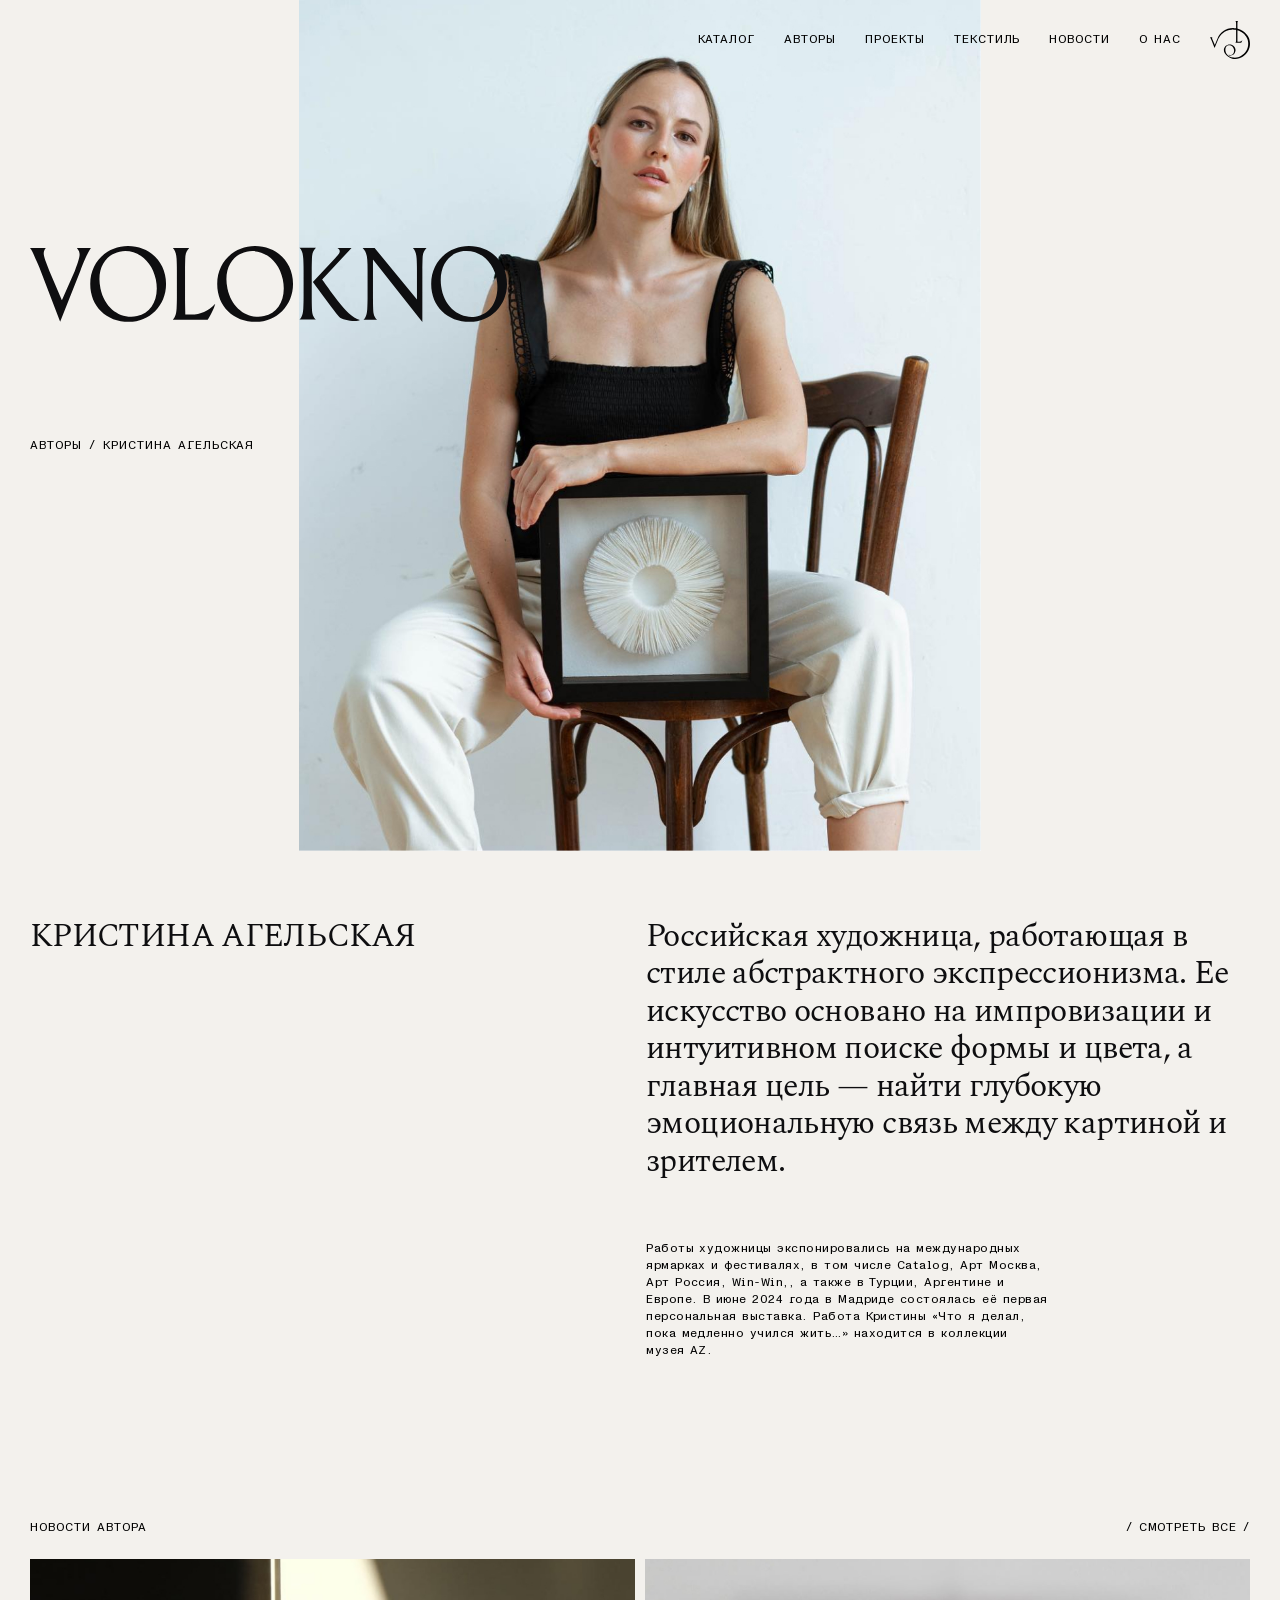
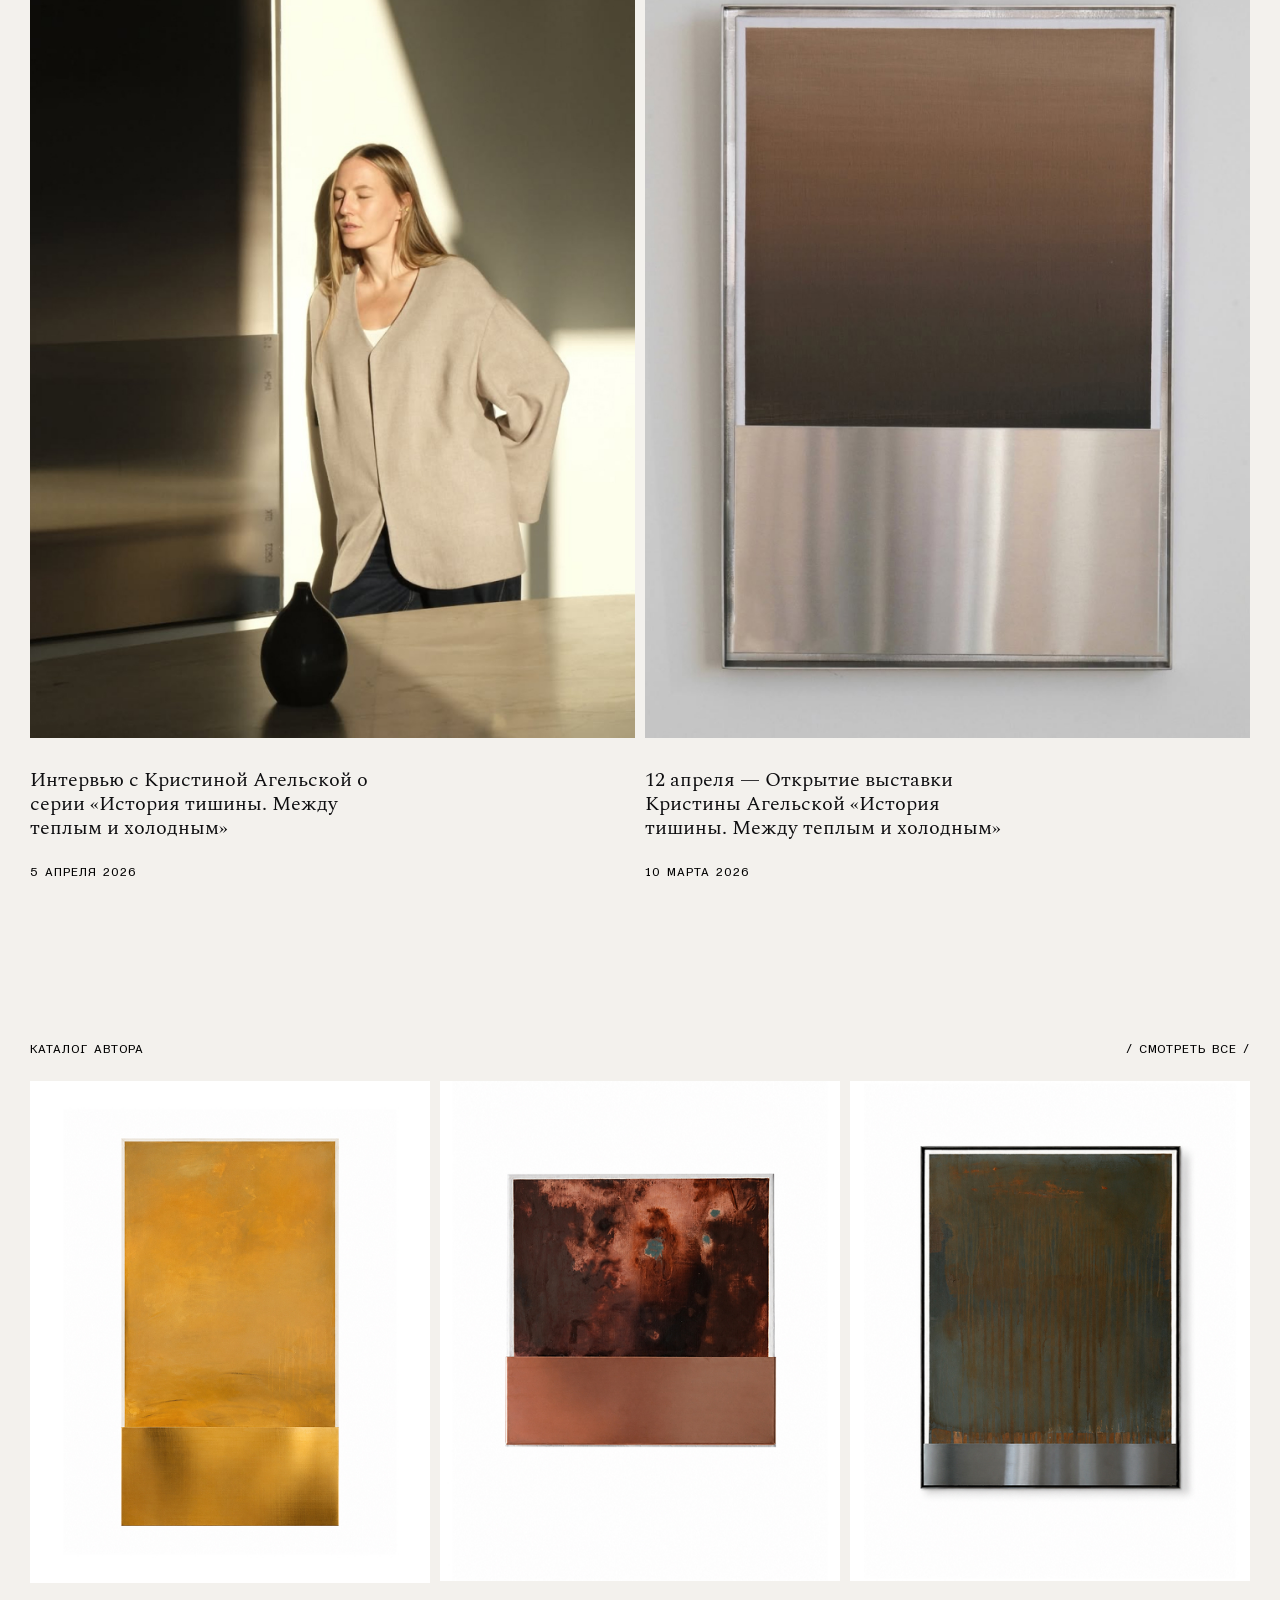
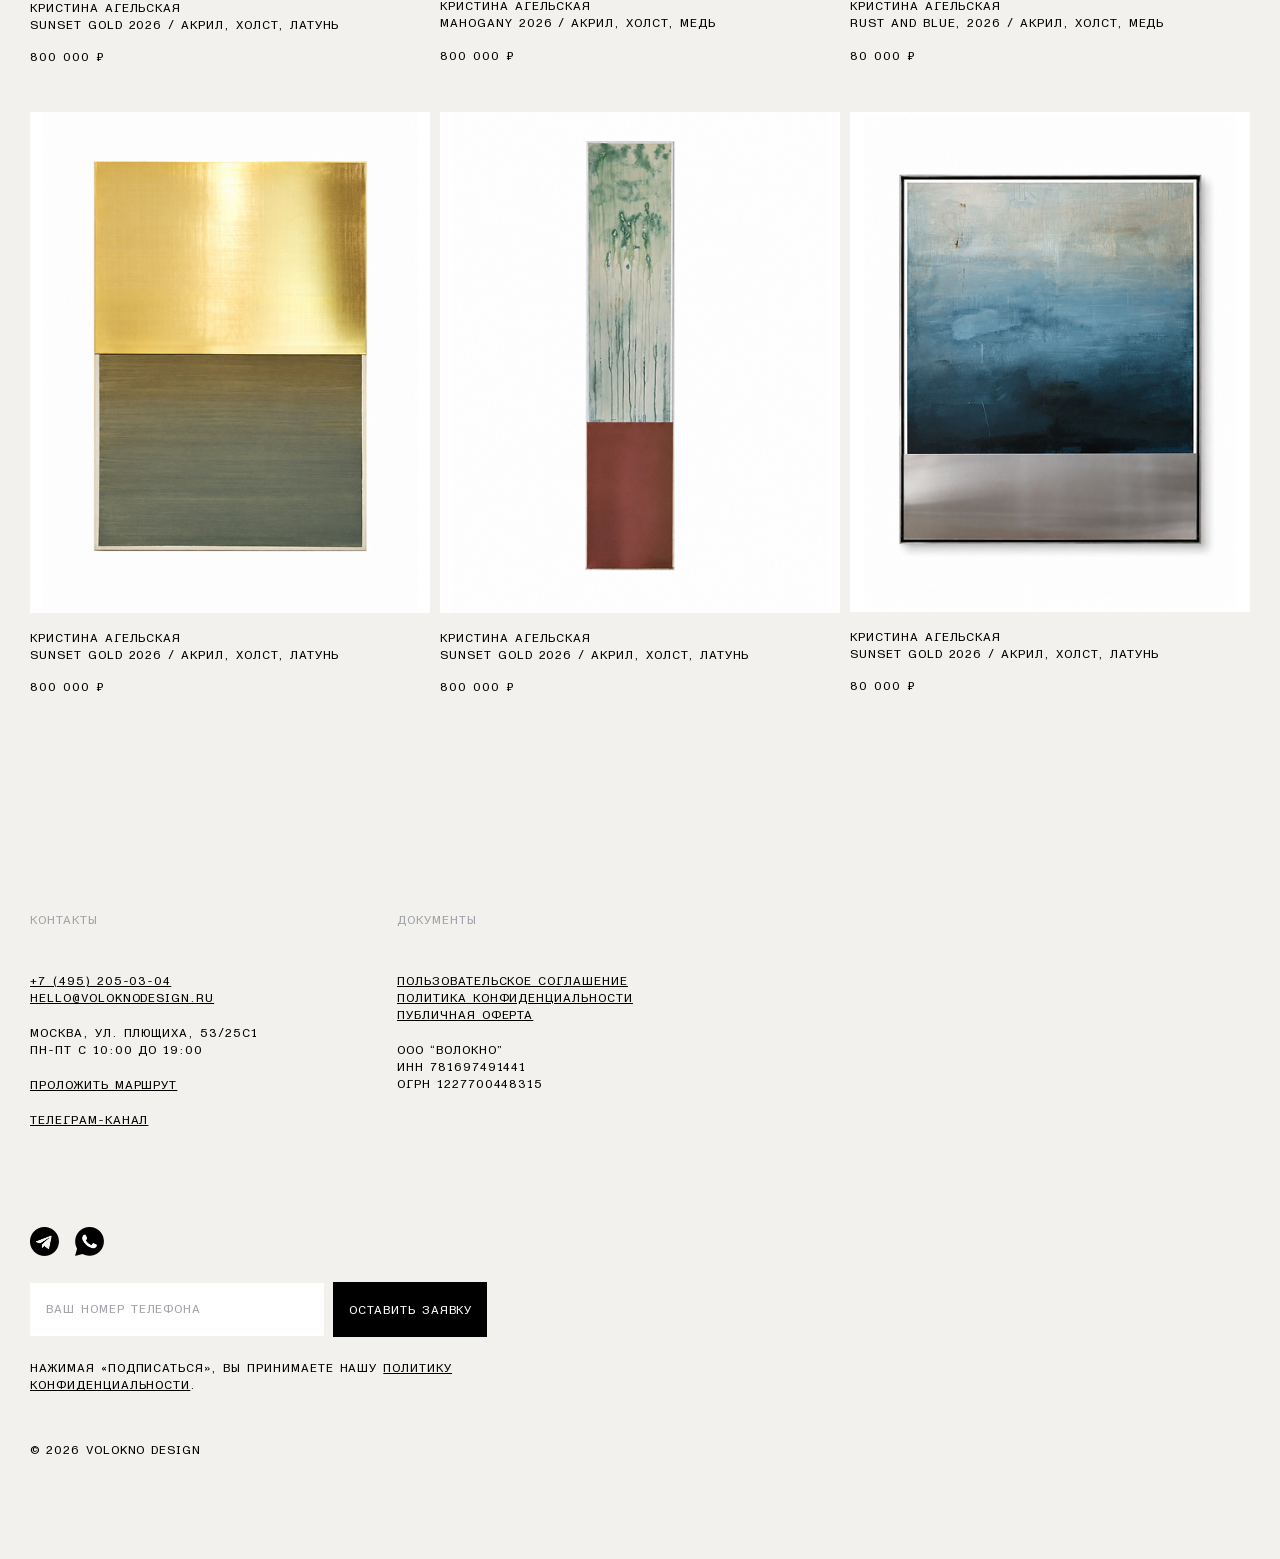
<file: author-2.html>
<!DOCTYPE html>
<html lang="ru">
<head>
    <meta charset="UTF-8">
    <meta http-equiv="X-UA-Compatible" content="IE=edge">
    <meta name="viewport" content="width=device-width, initial-scale=1.0">
    <title>Автор #2</title>
    <link rel="stylesheet" href="css/styles.min.css?ver=1.7">
    <script src="js/jquery-3.6.0.min.js" defer></script>
    <script src="js/slick.min.js" defer></script>
    <script src="js/jquery.maskedinput.min.js" defer></script>
    <script src="js/scripts.js?ver=1.7" defer></script>
</head>
<body class="no-logo-mobile">
    <header class="main-header">
        <a class="main-header__logo" href="index.html"></a>
        <div class="main-header__menu">
            <ul>
                <li><a href="catalog.html">каталог</a></li>
                <li><a class="active" href="authors.html">авторы</a></li>
                <li><a href="projects.html">проекты</a></li>
                <li><a href="textile.html">текстиль</a></li>
                <li><a href="news.html">новости</a></li>
                <li><a href="about.html">о нас</a></li>
            </ul>
            <a class="main-header__menu__symbol" href="index.html"></a>
        </div>
        <div class="main-header__mobile-header">
            <a class="main-header__mobile-header__symbol" href="index.html"></a>
            <span class="main-header__mobile-header__burger" data-menu-open="mobile-menu"></span>
        </div>
        <div class="main-header__mobile-menu" data-menu="mobile-menu">
            <div class="main-header__mobile-menu__header">
                <span class="main-header__mobile-menu__header__close" data-menu-close></span>
            </div>
            <div class="main-header__mobile-menu__body">
                <div class="main-header__mobile-menu__body__items">
                    <ul>
                        <li><a href="catalog.html">каталог</a></li>
                        <li><a href="authors.html">авторы</a></li>
                        <li><a href="projects.html">проекты</a></li>
                        <li><a href="textile.html">текстиль</a></li>
                        <li><a href="news.html">новости</a></li>
                        <li><a href="about.html">о нас</a></li>
                    </ul>
                </div>
                <div class="main-header__mobile-menu__body__contacts">
                    <ul class="social-icons social-icons--mobmenu">
                        <li class="social-icons__item social-icons__item--tg"><a href="#" target="_blank"></a></li>
                        <li class="social-icons__item social-icons__item--phone"><a href="#" target="_blank"></a></li>
                    </ul>
                    <p>
                        <a href="tel:+74952050304">+7 (495) 205-03-04</a> <br>
                        <a href="mailto:hello@voloknodesign.ru">hello@voloknodesign.ru</a>
                    </p>
                    <p>
                        Москва, ул. Плющиха, 53 с1<br>
                        пн-пт с 10:00 до 19:00
                    </p>
                    <p>
                        <a href="#">проложить маршрут</a>
                    </p>
                    <p>
                        <a href="">телеграм-канал</a>
                    </p>
                </div>
            </div>
        </div>
    </header>
    <main>
        <div class="author-image volblock volblock--image-promo">
            <img src="img/author_promo_2.jpg" alt="author">
            <ul class="author-image__breadcrumbs breadcrumbs-list">
                <li>авторы</li>
                <li>Кристина Агельская</li>
            </ul>
        </div>
        <div class="author-desc volblock volblock--text-spaced volblock--text-spaced-author-desc">
            <div class="volblock--text-spaced__title">
                <span>Кристина Агельская</span>
            </div>
            <div class="volblock--text-spaced__main">
                <p>Российская художница, работающая в стиле абстрактного экспрессионизма. Ее искусство основано на импровизации и интуитивном поиске формы и цвета, а главная цель — найти глубокую эмоциональную связь между картиной и зрителем.</p>
                <div class="volblock--text-spaced__main__sm">
                    <p>Работы художницы экспонировались на международных ярмарках и фестивалях, в том числе Catalog, Арт Москва, Арт Россия, Win-Win,, а также в Турции, Аргентине и Европе. В июне 2024 года в Мадриде состоялась её первая персональная выставка. Работа Кристины «Что я делал, пока медленно учился жить…» находится в коллекции музея AZ.</p>
                </div>
            </div>
        </div>
        <div class="author-events volblock volblock--events">
            <div class="volblock--events__title">
                <span>новости автора</span>
                <a class="volblock--events__title__link-desktop link" href="#">смотреть все</a>
                <a class="volblock--events__title__link-mobile link padded" href="#">новости автора</a>
            </div>
            <div class="author-events__list news-list news-list--featured news-slider">
                <div class="news-list__item">
                    <div class="news-list__item__pic">
                        <a href="#">
                            <img src="img/event_1.jpg" alt="event">
                        </a>
                    </div>
                    <div class="news-list__item__title">
                        Интервью с Кристиной Агельской о серии «История тишины. Между теплым и холодным»
                    </div>
                    <div class="news-list__item__date">
                        5 апреля 2026
                    </div>
                </div>
                <div class="news-list__item">
                    <div class="news-list__item__pic">
                        <a href="#">
                            <img src="img/event_2.jpg" alt="event">
                        </a>
                    </div>
                    <div class="news-list__item__title">
                        12 апреля — Открытие выставки Кристины Агельской «История тишины. Между теплым и холодным»
                    </div>
                    <div class="news-list__item__date">
                        10 марта 2026
                    </div>
                </div>
            </div>
        </div>
        <div class="author-products volblock volblock--products">
            <div class="volblock--products__title">
                <span>каталог автора</span>
                <a class="volblock--products__title__link-desktop link" href="#">смотреть все</a>
                <a class="volblock--products__title__link-mobile link padded" href="#">каталог автора</a>
            </div>
            <div class="author-products__list products-list products-list--featured featured-slider">
                <div class="products-list__item">
                    <div class="products-list__item__pic">
                        <a href="product.html">
                            <img src="img/author_product_1.jpg" alt="product">
                        </a>
                    </div>
                    <div class="products-list__item__author">
                        кристина агельская 
                    </div>
                    <div class="products-list__item__title">
                        SUNSET GOLD 2026 / Акрил, холст, латунь
                    </div>
                    <div class="products-list__item__price">
                        800 000 ₽ 
                    </div>
                </div>
                <div class="products-list__item">
                    <div class="products-list__item__pic">
                        <a href="product.html">
                            <img src="img/author_product_2.jpg" alt="product">
                        </a>
                    </div>
                    <div class="products-list__item__author">
                        кристина агельская 
                    </div>
                    <div class="products-list__item__title">
                        MAHOGANY 2026 / Акрил, холст, медь
                    </div>
                    <div class="products-list__item__price">
                        800 000 ₽
                    </div>
                </div>
                <div class="products-list__item">
                    <div class="products-list__item__pic">
                        <a href="product.html">
                            <img src="img/author_product_3.jpg" alt="product">
                        </a>
                    </div>
                    <div class="products-list__item__author">
                        кристина агельская 
                    </div>
                    <div class="products-list__item__title">
                        rust and blue, 2026 / Акрил, холст, медь
                    </div>
                    <div class="products-list__item__price">
                        80 000 ₽
                    </div>
                </div>
                <div class="products-list__item">
                    <div class="products-list__item__pic">
                        <a href="product.html">
                            <img src="img/author_product_4.jpg" alt="product">
                        </a>
                    </div>
                    <div class="products-list__item__author">
                        кристина агельская 
                    </div>
                    <div class="products-list__item__title">
                        SUNSET GOLD 2026 / Акрил, холст, латунь
                    </div>
                    <div class="products-list__item__price">
                        800 000 ₽ 
                    </div>
                </div>
                <div class="products-list__item">
                    <div class="products-list__item__pic">
                        <a href="product.html">
                            <img src="img/author_product_5.jpg" alt="product">
                        </a>
                    </div>
                    <div class="products-list__item__author">
                        кристина агельская 
                    </div>
                    <div class="products-list__item__title">
                        SUNSET GOLD 2026 / Акрил, холст, латунь
                    </div>
                    <div class="products-list__item__price">
                        800 000 ₽
                    </div>
                </div>
                <div class="products-list__item">
                    <div class="products-list__item__pic">
                        <a href="product.html">
                            <img src="img/author_product_6.jpg" alt="product">
                        </a>
                    </div>
                    <div class="products-list__item__author">
                        кристина агельская 
                    </div>
                    <div class="products-list__item__title">
                        SUNSET GOLD 2026 / Акрил, холст, латунь
                    </div>
                    <div class="products-list__item__price">
                        80 000 ₽
                    </div>
                </div>
            </div>
        </div>
    </main>
    <footer class="main-footer">
        <div class="main-footer__blocks">
            <div class="main-footer__block main-footer__block--contacts">
                <div class="main-footer__block__title">
                    Контакты
                </div>
                                <div class="main-footer__block__body">
                    <p>
                        <a href="tel:+74952050304">+7 (495) 205-03-04</a> <br>
                        <a href="mailto:hello@voloknodesign.ru">hello@voloknodesign.ru</a>
                    </p>
                    <p>
                        Москва, ул. Плющиха, 53/25с1 <br>
                        пн-пт с 10:00 до 19:00
                    </p>
                    <p>
                        <a href="#">проложить маршрут</a>
                    </p>
                    <p>
                        <a href="">телеграм-канал</a>
                    </p>
                </div>
            </div>
            <div class="main-footer__block main-footer__block--documents">
                <div class="main-footer__block__title">
                    Документы
                </div>
                <div class="main-footer__block__body">
                    <p>
                        <a href="#">пользовательское соглашение</a> <br>
                        <a href="#">Политика конфиденциальности</a> <br>
                        <a href="#">публичная Оферта</a>
                    </p>
                    <p>
                        ооо “волокно” <br>
                        ИНН 781697491441 <br>
                        ОГРН 1227700448315
                    </p>
                </div>
            </div>
            <div class="main-footer__block main-footer__block--newsletter">
                <div class="main-footer__block__body">
                    <ul class="social-icons">
                        <li class="social-icons__item social-icons__item--tg"><a href="#" target="_blank"></a></li>
                        <li class="social-icons__item social-icons__item--phone"><a href="#" target="_blank"></a></li>
                    </ul>
                    <form class="newsletter-form" action="#">
                        <div class="newsletter-form__fields">
                            <input type="text" name="phone" placeholder="ваш номер телефона">
                            <input type="submit" name="submit" value="оставить заявку">
                        </div>
                        <div class="newsletter-form__consent">
                            Нажимая «Подписаться», вы принимаете нашу <a href="#">Политику конфиденциальности</a>.
                        </div>
                    </form>
                </div>
            </div>
        </div>
        <div class="main-footer__copyright">
            © 2026 volokno design
        </div>
        <div class="cookies-notice hidden">
            <p>На сайте используются куки-файлы. Оставаясь на сайте, вы соглашаетесь с <a href="#">Политикой конфиденциальности</a> и <a href="#">обработки персональных данных</a>.</p>
            <span class="cookies-notice__accept button button--transparent button--bordered">согласен</span>
        </div>
    </footer>
</body>
</html>
</file>
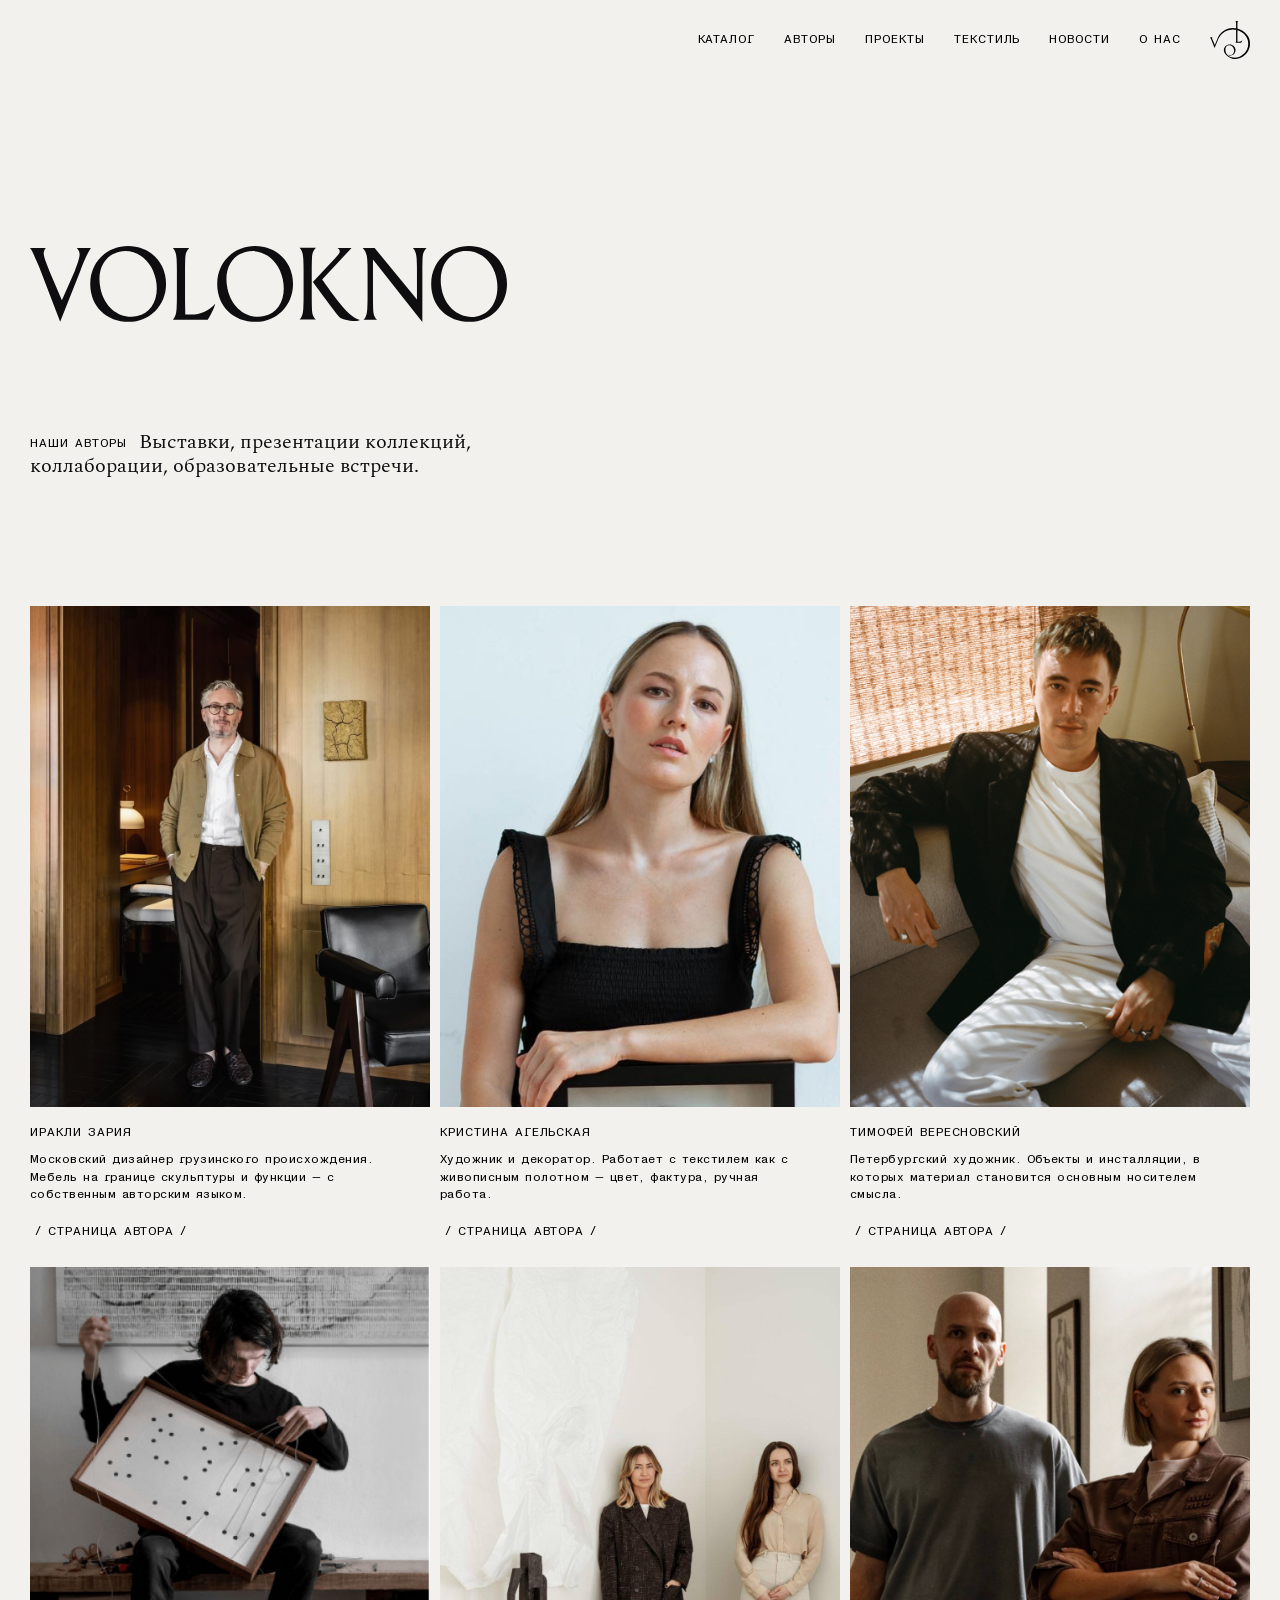
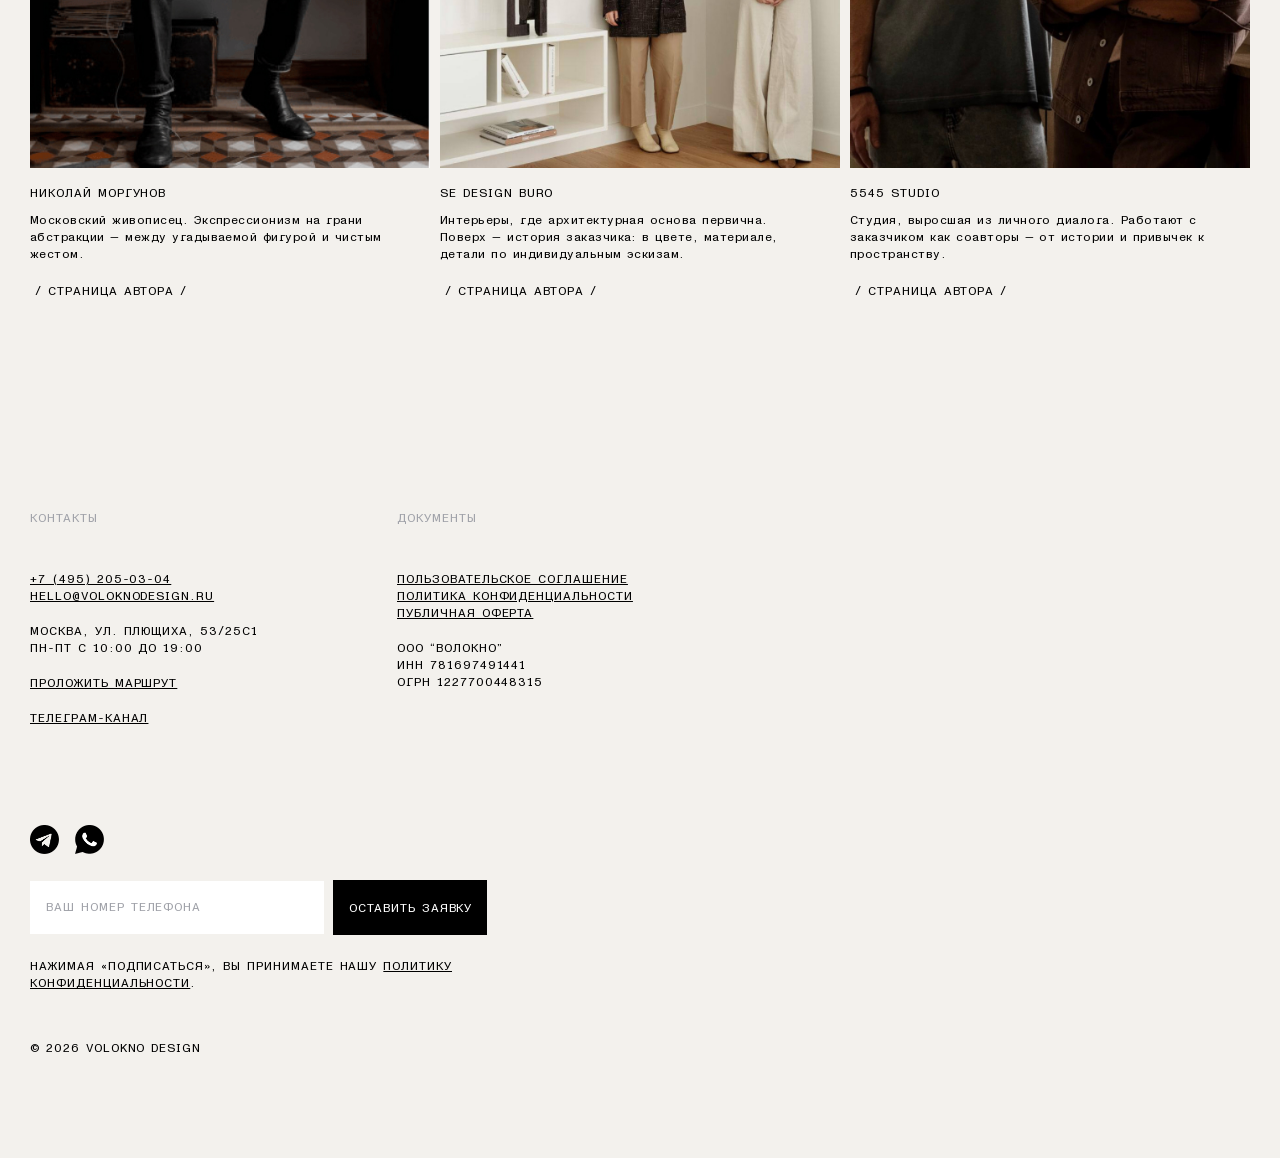
<file: authors.html>
<!DOCTYPE html>
<html lang="ru">
<head>
    <meta charset="UTF-8">
    <meta http-equiv="X-UA-Compatible" content="IE=edge">
    <meta name="viewport" content="width=device-width, initial-scale=1.0">
    <title>Авторы</title>
    <link rel="stylesheet" href="css/styles.min.css?ver=1.7">
    <script src="js/jquery-3.6.0.min.js" defer></script>
    <script src="js/slick.min.js" defer></script>
    <script src="js/jquery.maskedinput.min.js" defer></script>
    <script src="js/scripts.js?ver=1.7" defer></script>
</head>
<body class="top-spaced">
    <header class="main-header">
        <a class="main-header__logo" href="index.html"></a>
        <div class="main-header__menu">
            <ul>
                <li><a href="catalog.html">каталог</a></li>
                <li><a class="active" href="authors.html">авторы</a></li>
                <li><a href="projects.html">проекты</a></li>
                <li><a href="textile.html">текстиль</a></li>
                <li><a href="news.html">новости</a></li>
                <li><a href="about.html">о нас</a></li>
            </ul>
            <a class="main-header__menu__symbol" href="index.html"></a>
        </div>
        <div class="main-header__mobile-header">
            <a class="main-header__mobile-header__symbol" href="index.html"></a>
            <span class="main-header__mobile-header__burger" data-menu-open="mobile-menu"></span>
        </div>
        <div class="main-header__mobile-menu" data-menu="mobile-menu">
            <div class="main-header__mobile-menu__header">
                <span class="main-header__mobile-menu__header__close" data-menu-close></span>
            </div>
            <div class="main-header__mobile-menu__body">
                <div class="main-header__mobile-menu__body__items">
                    <ul>
                        <li><a href="catalog.html">каталог</a></li>
                        <li><a href="authors.html">авторы</a></li>
                        <li><a href="projects.html">проекты</a></li>
                        <li><a href="textile.html">текстиль</a></li>
                        <li><a href="news.html">новости</a></li>
                        <li><a href="about.html">о нас</a></li>
                    </ul>
                </div>
                <div class="main-header__mobile-menu__body__contacts">
                    <ul class="social-icons social-icons--mobmenu">
                        <li class="social-icons__item social-icons__item--tg"><a href="#" target="_blank"></a></li>
                        <li class="social-icons__item social-icons__item--phone"><a href="#" target="_blank"></a></li>
                    </ul>
                    <p>
                        <a href="tel:+74952050304">+7 (495) 205-03-04</a> <br>
                        <a href="mailto:hello@voloknodesign.ru">hello@voloknodesign.ru</a>
                    </p>
                    <p>
                        Москва, ул. Плющиха, 53 с1<br>
                        пн-пт с 10:00 до 19:00
                    </p>
                    <p>
                        <a href="#">проложить маршрут</a>
                    </p>
                    <p>
                        <a href="">телеграм-канал</a>
                    </p>
                </div>
            </div>
        </div>
    </header>
    <main class="authors-page">
        <div class="authors-preview volblock volblock--preview">
            <p><span>наши авторы</span>Выставки, презентации коллекций, коллаборации, образовательные встречи.</p>
        </div>
        <ul class="authors-list">
            <li class="authors-list__item">
                <div class="authors-list__item__pic">
                    <a href="author-1.html">
                        <img src="img/authors_list_1.jpg" alt="author">
                    </a>
                </div>
                <div class="authors-list__item__title">
                    иракли зария 
                </div>
                <div class="authors-list__item__desc">
                    Московский дизайнер грузинского происхождения. Мебель на границе скульптуры и функции — с собственным авторским языком.
                </div>
                <div class="authors-list__item__link">
                    <a class="link padded-desktop" href="#">страница автора</a>
                </div>
            </li>
            <li class="authors-list__item">
                <div class="authors-list__item__pic">
                    <a href="author-2.html">
                        <img src="img/authors_list_2.jpg" alt="author">
                    </a>
                </div>
                <div class="authors-list__item__title">
                    кристина агельская 
                </div>
                <div class="authors-list__item__desc">
                    Художник и декоратор. Работает с текстилем как с живописным полотном — цвет, фактура, ручная работа.
                </div>
                <div class="authors-list__item__link">
                    <a class="link padded-desktop" href="#">страница автора</a>
                </div>
            </li>
            <li class="authors-list__item">
                <div class="authors-list__item__pic">
                    <a href="#">
                        <img src="img/authors_list_3.jpg" alt="author">
                    </a>
                </div>
                <div class="authors-list__item__title">
                    Тимофей Вересновский 
                </div>
                <div class="authors-list__item__desc">
                    Петербургский художник. Объекты и инсталляции, в которых материал становится основным носителем смысла.
                </div>
                <div class="authors-list__item__link">
                    <a class="link padded-desktop" href="#">страница автора</a>
                </div>
            </li>
            <li class="authors-list__item">
                <div class="authors-list__item__pic">
                    <a href="#">
                        <img src="img/authors_list_4.jpg" alt="author">
                    </a>
                </div>
                <div class="authors-list__item__title">
                    николай моргунов 
                </div>
                <div class="authors-list__item__desc">
                    Московский живописец. Экспрессионизм на грани абстракции — между угадываемой фигурой и чистым жестом.
                </div>
                <div class="authors-list__item__link">
                    <a class="link padded-desktop" href="#">страница автора</a>
                </div>
            </li>
            <li class="authors-list__item">
                <div class="authors-list__item__pic">
                    <a href="#">
                        <img src="img/authors_list_5.jpg" alt="author">
                    </a>
                </div>
                <div class="authors-list__item__title">
                    se design buro 
                </div>
                <div class="authors-list__item__desc">
                    Интерьеры, где архитектурная основа первична. Поверх — история заказчика: в цвете, материале, детали по индивидуальным эскизам.
                </div>
                <div class="authors-list__item__link">
                    <a class="link padded-desktop" href="#">страница автора</a>
                </div>
            </li>
            <li class="authors-list__item">
                <div class="authors-list__item__pic">
                    <a href="#">
                        <img src="img/authors_list_6.jpg" alt="author">
                    </a>
                </div>
                <div class="authors-list__item__title">
                    5545 studio 
                </div>
                <div class="authors-list__item__desc">
                    Студия, выросшая из личного диалога. Работают с заказчиком как соавторы — от истории и привычек к пространству.
                </div>
                <div class="authors-list__item__link">
                    <a class="link padded-desktop" href="#">страница автора</a>
                </div>
            </li>
        </ul>
    </main>
    <footer class="main-footer">
        <div class="main-footer__blocks">
            <div class="main-footer__block main-footer__block--contacts">
                <div class="main-footer__block__title">
                    Контакты
                </div>
                                <div class="main-footer__block__body">
                    <p>
                        <a href="tel:+74952050304">+7 (495) 205-03-04</a> <br>
                        <a href="mailto:hello@voloknodesign.ru">hello@voloknodesign.ru</a>
                    </p>
                    <p>
                        Москва, ул. Плющиха, 53/25с1 <br>
                        пн-пт с 10:00 до 19:00
                    </p>
                    <p>
                        <a href="#">проложить маршрут</a>
                    </p>
                    <p>
                        <a href="">телеграм-канал</a>
                    </p>
                </div>
            </div>
            <div class="main-footer__block main-footer__block--documents">
                <div class="main-footer__block__title">
                    Документы
                </div>
                <div class="main-footer__block__body">
                    <p>
                        <a href="#">пользовательское соглашение</a> <br>
                        <a href="#">Политика конфиденциальности</a> <br>
                        <a href="#">публичная Оферта</a>
                    </p>
                    <p>
                        ооо “волокно” <br>
                        ИНН 781697491441 <br>
                        ОГРН 1227700448315
                    </p>
                </div>
            </div>
            <div class="main-footer__block main-footer__block--newsletter">
                <div class="main-footer__block__body">
                    <ul class="social-icons">
                        <li class="social-icons__item social-icons__item--tg"><a href="#" target="_blank"></a></li>
                        <li class="social-icons__item social-icons__item--phone"><a href="#" target="_blank"></a></li>
                    </ul>
                    <form class="newsletter-form" action="#">
                        <div class="newsletter-form__fields">
                            <input type="text" name="phone" placeholder="ваш номер телефона">
                            <input type="submit" name="submit" value="оставить заявку">
                        </div>
                        <div class="newsletter-form__consent">
                            Нажимая «Подписаться», вы принимаете нашу <a href="#">Политику конфиденциальности</a>.
                        </div>
                    </form>
                </div>
            </div>
        </div>
        <div class="main-footer__copyright">
            © 2026 volokno design
        </div>
        <div class="cookies-notice hidden">
            <p>На сайте используются куки-файлы. Оставаясь на сайте, вы соглашаетесь с <a href="#">Политикой конфиденциальности</a> и <a href="#">обработки персональных данных</a>.</p>
            <span class="cookies-notice__accept button button--transparent button--bordered">согласен</span>
        </div>
    </footer>
</body>
</html>
</file>
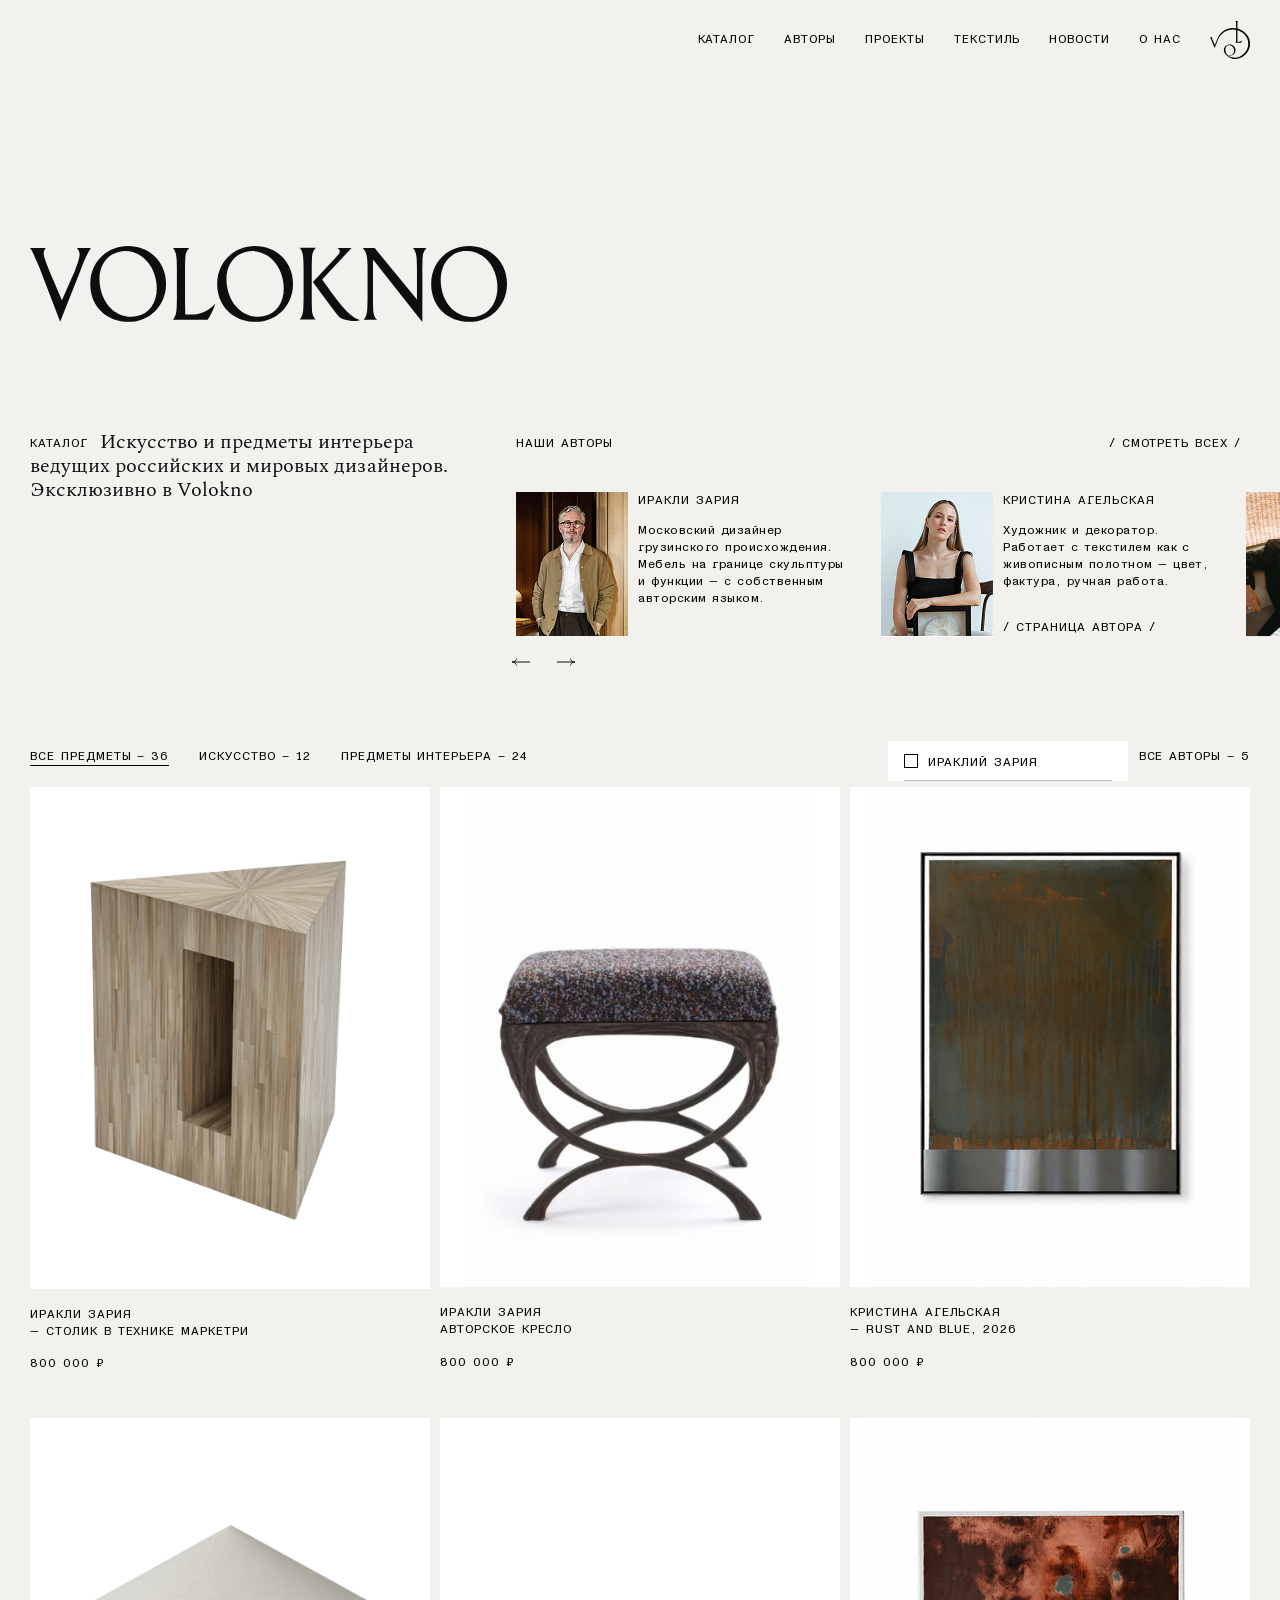
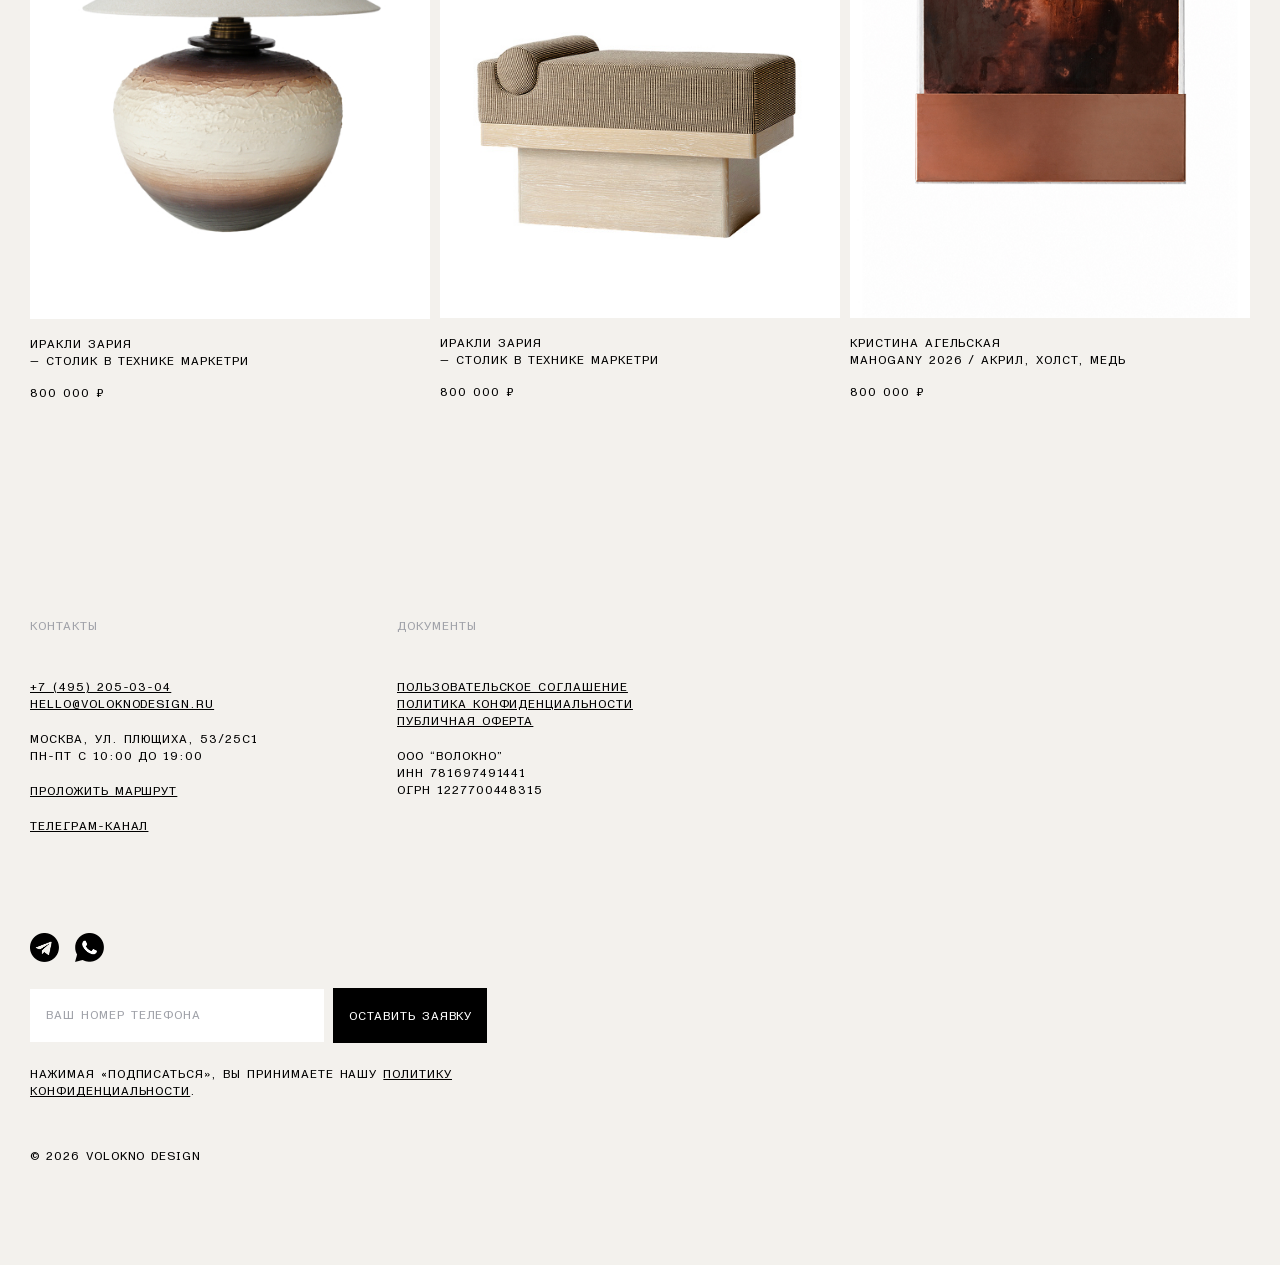
<file: catalog.html>
<!DOCTYPE html>
<html lang="ru">
<head>
    <meta charset="UTF-8">
    <meta http-equiv="X-UA-Compatible" content="IE=edge">
    <meta name="viewport" content="width=device-width, initial-scale=1.0">
    <title>Каталог</title>
    <link rel="stylesheet" href="css/styles.min.css?ver=1.7">
    <script src="js/jquery-3.6.0.min.js" defer></script>
    <script src="js/slick.min.js" defer></script>
    <script src="js/jquery.maskedinput.min.js" defer></script>
    <script src="js/scripts.js?ver=1.7" defer></script>
</head>
<body class="top-spaced">
    <header class="main-header">
        <a class="main-header__logo" href="index.html"></a>
        <div class="main-header__menu">
            <ul>
                <li><a class="active" href="catalog.html">каталог</a></li>
                <li><a href="authors.html">авторы</a></li>
                <li><a href="projects.html">проекты</a></li>
                <li><a href="textile.html">текстиль</a></li>
                <li><a href="news.html">новости</a></li>
                <li><a href="about.html">о нас</a></li>
            </ul>
            <a class="main-header__menu__symbol" href="index.html"></a>
        </div>
        <div class="main-header__mobile-header">
            <a class="main-header__mobile-header__symbol" href="index.html"></a>
            <span class="main-header__mobile-header__burger" data-menu-open="mobile-menu"></span>
        </div>
        <div class="main-header__mobile-menu" data-menu="mobile-menu">
            <div class="main-header__mobile-menu__header">
                <span class="main-header__mobile-menu__header__close" data-menu-close></span>
            </div>
            <div class="main-header__mobile-menu__body">
                <div class="main-header__mobile-menu__body__items">
                    <ul>
                        <li><a href="catalog.html">каталог</a></li>
                        <li><a href="authors.html">авторы</a></li>
                        <li><a href="projects.html">проекты</a></li>
                        <li><a href="textile.html">текстиль</a></li>
                        <li><a href="news.html">новости</a></li>
                        <li><a href="about.html">о нас</a></li>
                    </ul>
                </div>
                <div class="main-header__mobile-menu__body__contacts">
                    <ul class="social-icons social-icons--mobmenu">
                        <li class="social-icons__item social-icons__item--tg"><a href="#" target="_blank"></a></li>
                        <li class="social-icons__item social-icons__item--phone"><a href="#" target="_blank"></a></li>
                    </ul>
                    <p>
                        <a href="tel:+74952050304">+7 (495) 205-03-04</a> <br>
                        <a href="mailto:hello@voloknodesign.ru">hello@voloknodesign.ru</a>
                    </p>
                    <p>
                        Москва, ул. Плющиха, 53 с1<br>
                        пн-пт с 10:00 до 19:00
                    </p>
                    <p>
                        <a href="#">проложить маршрут</a>
                    </p>
                    <p>
                        <a href="">телеграм-канал</a>
                    </p>
                </div>
            </div>
        </div>
    </header>
    <main>
        <div class="catalog-promo">
            <div class="catalog-promo__desc volblock volblock--preview">
                <p><span>каталог</span>Искусство и предметы интерьера ведущих российских и мировых дизайнеров. Эксклюзивно в Volokno</p>
            </div>
            <div class="catalog-promo__authors">
                <span class="catalog-promo__authors__all link">смотреть всех</span>
                <div class="volblock volblock--horiz-items">
                    <div class="volblock--horiz-items__title">наши авторы</div>
                    <div class="volblock--horiz-items__list authors-slider">
                        <div class="volblock--horiz-items__list__item">
                            <div class="volblock--horiz-items__list__item__pic">
                                <img src="img/authors_sm_1.jpg" alt="authors">
                            </div>
                            <div class="volblock--horiz-items__list__item__info">
                                <p class="volblock--horiz-items__list__item__info__title">Иракли Зария</p>
                                <p class="volblock--horiz-items__list__item__info__desc">Московский дизайнер грузинского происхождения. Мебель на границе скульптуры и функции — с собственным авторским языком.</p>
                            </div>
                        </div>
                        <div class="volblock--horiz-items__list__item">
                            <div class="volblock--horiz-items__list__item__pic">
                                <img src="img/authors_sm_2.jpg" alt="authors">
                            </div>
                            <div class="volblock--horiz-items__list__item__info">
                                <p class="volblock--horiz-items__list__item__info__title">кристина агельская</p>
                                <p class="volblock--horiz-items__list__item__info__desc">Художник и декоратор. Работает с текстилем как с живописным полотном — цвет, фактура, ручная работа.</p>
                                <div class="volblock--horiz-items__list__item__info__link">
                                    <a class="link" href="#">страница автора</a>
                                </div>
                            </div>
                        </div>
                        <div class="volblock--horiz-items__list__item">
                            <div class="volblock--horiz-items__list__item__pic">
                                <img src="img/authors_sm_3.jpg" alt="authors">
                            </div>
                            <div class="volblock--horiz-items__list__item__info">
                                <p class="volblock--horiz-items__list__item__info__title">тимофей вересновский</p>
                                <p class="volblock--horiz-items__list__item__info__desc">Петербургский художник. Объекты и инсталляции, в которых материал становится основным носителем смысла.</p>
                            </div>
                        </div>
                        <div class="volblock--horiz-items__list__item">
                            <div class="volblock--horiz-items__list__item__pic">
                                <img src="img/authors_sm_1.jpg" alt="authors">
                            </div>
                            <div class="volblock--horiz-items__list__item__info">
                                <p class="volblock--horiz-items__list__item__info__title">Иракли Зария</p>
                                <p class="volblock--horiz-items__list__item__info__desc">Московский дизайнер грузинского происхождения. Мебель на границе скульптуры и функции — с собственным авторским языком.</p>
                            </div>
                        </div>
                        <div class="volblock--horiz-items__list__item">
                            <div class="volblock--horiz-items__list__item__pic">
                                <img src="img/authors_sm_2.jpg" alt="authors">
                            </div>
                            <div class="volblock--horiz-items__list__item__info">
                                <p class="volblock--horiz-items__list__item__info__title">кристина агельская</p>
                                <p class="volblock--horiz-items__list__item__info__desc">Художник и декоратор. Работает с текстилем как с живописным полотном — цвет, фактура, ручная работа.</p>
                            </div>
                        </div>
                    </div>
                </div>
            </div>
        </div>
        <div class="catalog-list">
            <form class="catalog-list__filters" action="#">
                <ul class="catalog-list__filters__prodtype">
                    <li class="active">все предметы – 36</li>
                    <li>искусство – 12</li>
                    <li>предметы интерьера – 24</li>
                </ul>
                <div class="catalog-list__filters__authors">
                    <div class="catalog-list__filters__authors__select" data-popup="authors">
                        <div class="catalog-list__filters__authors__select__list">
                            <ul>
                                <li><label><input type="checkbox" name="authors__select" value="1"><i></i><span>Ираклий Зария</span></label></li>
                                <li><label><input type="checkbox" name="authors__select" value="2"><i></i><span>Кристина Агельская</span></label></li>
                                <li><label><input type="checkbox" name="authors__select" value="3"><i></i><span>Тимофей Вересновский</span></label></li>
                                <li><label><input type="checkbox" name="authors__select" value="4"><i></i><span>Карл Браун</span></label></li>
                                <li><label><input type="checkbox" name="authors__select" value="5"><i></i><span>Ольга Тихонова</span></label></li>
                            </ul>
                            <input type="submit" value="Применить" data-popup-close="authors">
                        </div>
                    </div>
                    <div class="catalog-list__filters__authors__all active" data-popup-open="authors">все авторы – 5</div>
                </div>
            </form>
            <ul class="products-list">
                <li class="products-list__item">
                    <div class="products-list__item__pic">
                        <a href="product.html">
                            <img src="img/product_1.jpg" alt="product">
                        </a>
                    </div>
                    <div class="products-list__item__author">
                        иракли зария 
                    </div>
                    <div class="products-list__item__title">
                        — столик в технике маркетри 
                    </div>
                    <div class="products-list__item__price">
                        800 000 ₽ 
                    </div>
                </li>
                <li class="products-list__item">
                    <div class="products-list__item__pic">
                        <a href="product.html">
                            <img src="img/product_4.jpg" alt="product">
                        </a>
                    </div>
                    <div class="products-list__item__author">
                        иракли зария 
                    </div>
                    <div class="products-list__item__title">
                        Авторское кресло 
                    </div>
                    <div class="products-list__item__price">
                        800 000 ₽
                    </div>
                </li>
                <li class="products-list__item">
                    <div class="products-list__item__pic">
                        <a href="product.html">
                            <img src="img/product_3.jpg" alt="product">
                        </a>
                    </div>
                    <div class="products-list__item__author">
                        кристина агельская 
                    </div>
                    <div class="products-list__item__title">
                        — rust and blue, 2026
                    </div>
                    <div class="products-list__item__price">
                        800 000 ₽
                    </div>
                </li>
                <li class="products-list__item">
                    <div class="products-list__item__pic">
                        <a href="product.html">
                            <img src="img/product_5.jpg" alt="product">
                        </a>
                    </div>
                    <div class="products-list__item__author">
                        иракли зария 
                    </div>
                    <div class="products-list__item__title">
                        — столик в технике маркетри
                    </div>
                    <div class="products-list__item__price">
                        800 000 ₽
                    </div>
                </li>
                <li class="products-list__item">
                    <div class="products-list__item__pic">
                        <a href="product.html">
                            <img src="img/product_6.jpg" alt="product">
                        </a>
                    </div>
                    <div class="products-list__item__author">
                        иракли зария 
                    </div>
                    <div class="products-list__item__title">
                        — столик в технике маркетри
                    </div>
                    <div class="products-list__item__price">
                        800 000 ₽
                    </div>
                </li>
                <li class="products-list__item">
                    <div class="products-list__item__pic">
                        <a href="product.html">
                            <img src="img/product_7.jpg" alt="product">
                        </a>
                    </div>
                    <div class="products-list__item__author">
                        кристина агельская 
                    </div>
                    <div class="products-list__item__title">
                        MAHOGANY 2026 / Акрил, холст, медь
                    </div>
                    <div class="products-list__item__price">
                        800 000 ₽
                    </div>
                </li>
            </ul>
        </div>
    </main>
    <footer class="main-footer">
        <div class="main-footer__blocks">
            <div class="main-footer__block main-footer__block--contacts">
                <div class="main-footer__block__title">
                    Контакты
                </div>
                                <div class="main-footer__block__body">
                    <p>
                        <a href="tel:+74952050304">+7 (495) 205-03-04</a> <br>
                        <a href="mailto:hello@voloknodesign.ru">hello@voloknodesign.ru</a>
                    </p>
                    <p>
                        Москва, ул. Плющиха, 53/25с1 <br>
                        пн-пт с 10:00 до 19:00
                    </p>
                    <p>
                        <a href="#">проложить маршрут</a>
                    </p>
                    <p>
                        <a href="">телеграм-канал</a>
                    </p>
                </div>
            </div>
            <div class="main-footer__block main-footer__block--documents">
                <div class="main-footer__block__title">
                    Документы
                </div>
                <div class="main-footer__block__body">
                    <p>
                        <a href="#">пользовательское соглашение</a> <br>
                        <a href="#">Политика конфиденциальности</a> <br>
                        <a href="#">публичная Оферта</a>
                    </p>
                    <p>
                        ооо “волокно” <br>
                        ИНН 781697491441 <br>
                        ОГРН 1227700448315
                    </p>
                </div>
            </div>
            <div class="main-footer__block main-footer__block--newsletter">
                <div class="main-footer__block__body">
                    <ul class="social-icons">
                        <li class="social-icons__item social-icons__item--tg"><a href="#" target="_blank"></a></li>
                        <li class="social-icons__item social-icons__item--phone"><a href="#" target="_blank"></a></li>
                    </ul>
                    <form class="newsletter-form" action="#">
                        <div class="newsletter-form__fields">
                            <input type="text" name="phone" placeholder="ваш номер телефона">
                            <input type="submit" name="submit" value="оставить заявку">
                        </div>
                        <div class="newsletter-form__consent">
                            Нажимая «Подписаться», вы принимаете нашу <a href="#">Политику конфиденциальности</a>.
                        </div>
                    </form>
                </div>
            </div>
        </div>
        <div class="main-footer__copyright">
            © 2026 volokno design
        </div>
        <div class="cookies-notice hidden">
            <p>На сайте используются куки-файлы. Оставаясь на сайте, вы соглашаетесь с <a href="#">Политикой конфиденциальности</a> и <a href="#">обработки персональных данных</a>.</p>
            <span class="cookies-notice__accept button button--transparent button--bordered">согласен</span>
        </div>
    </footer>
</body>
</html>
</file>
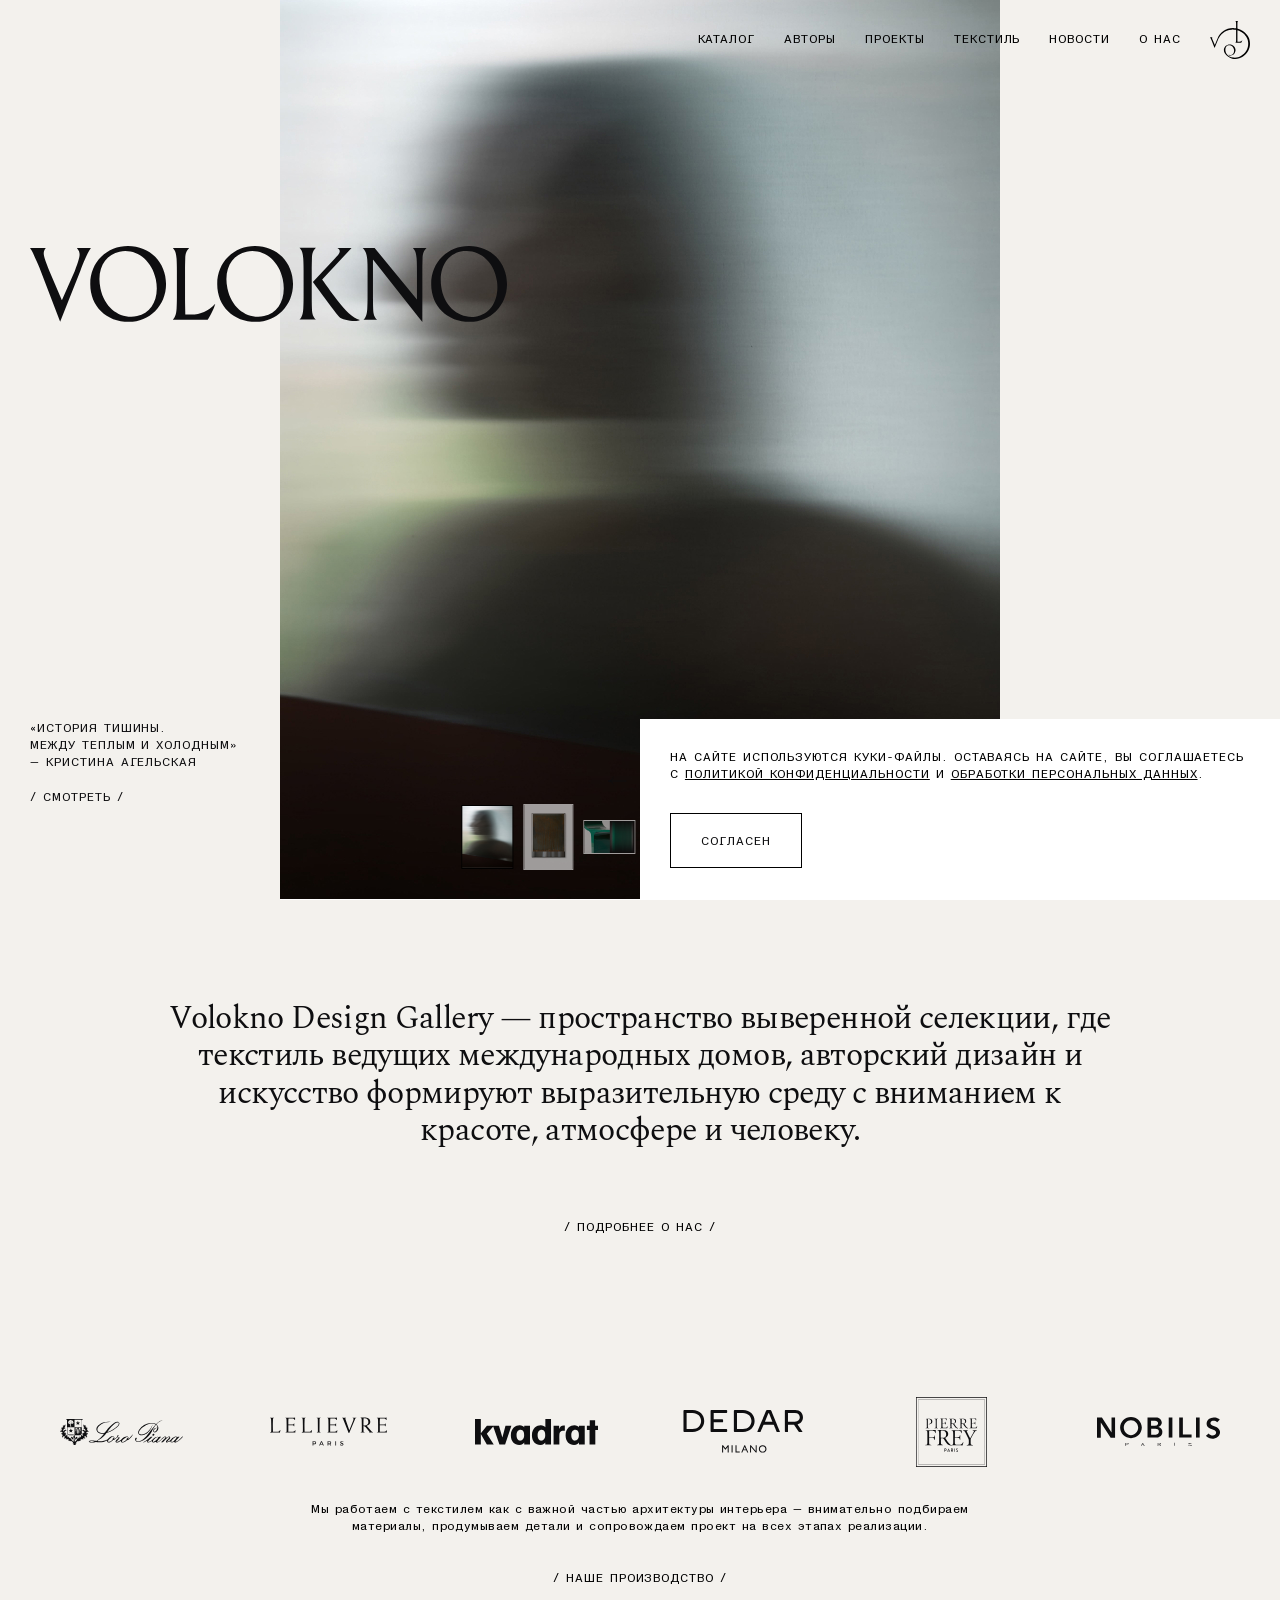
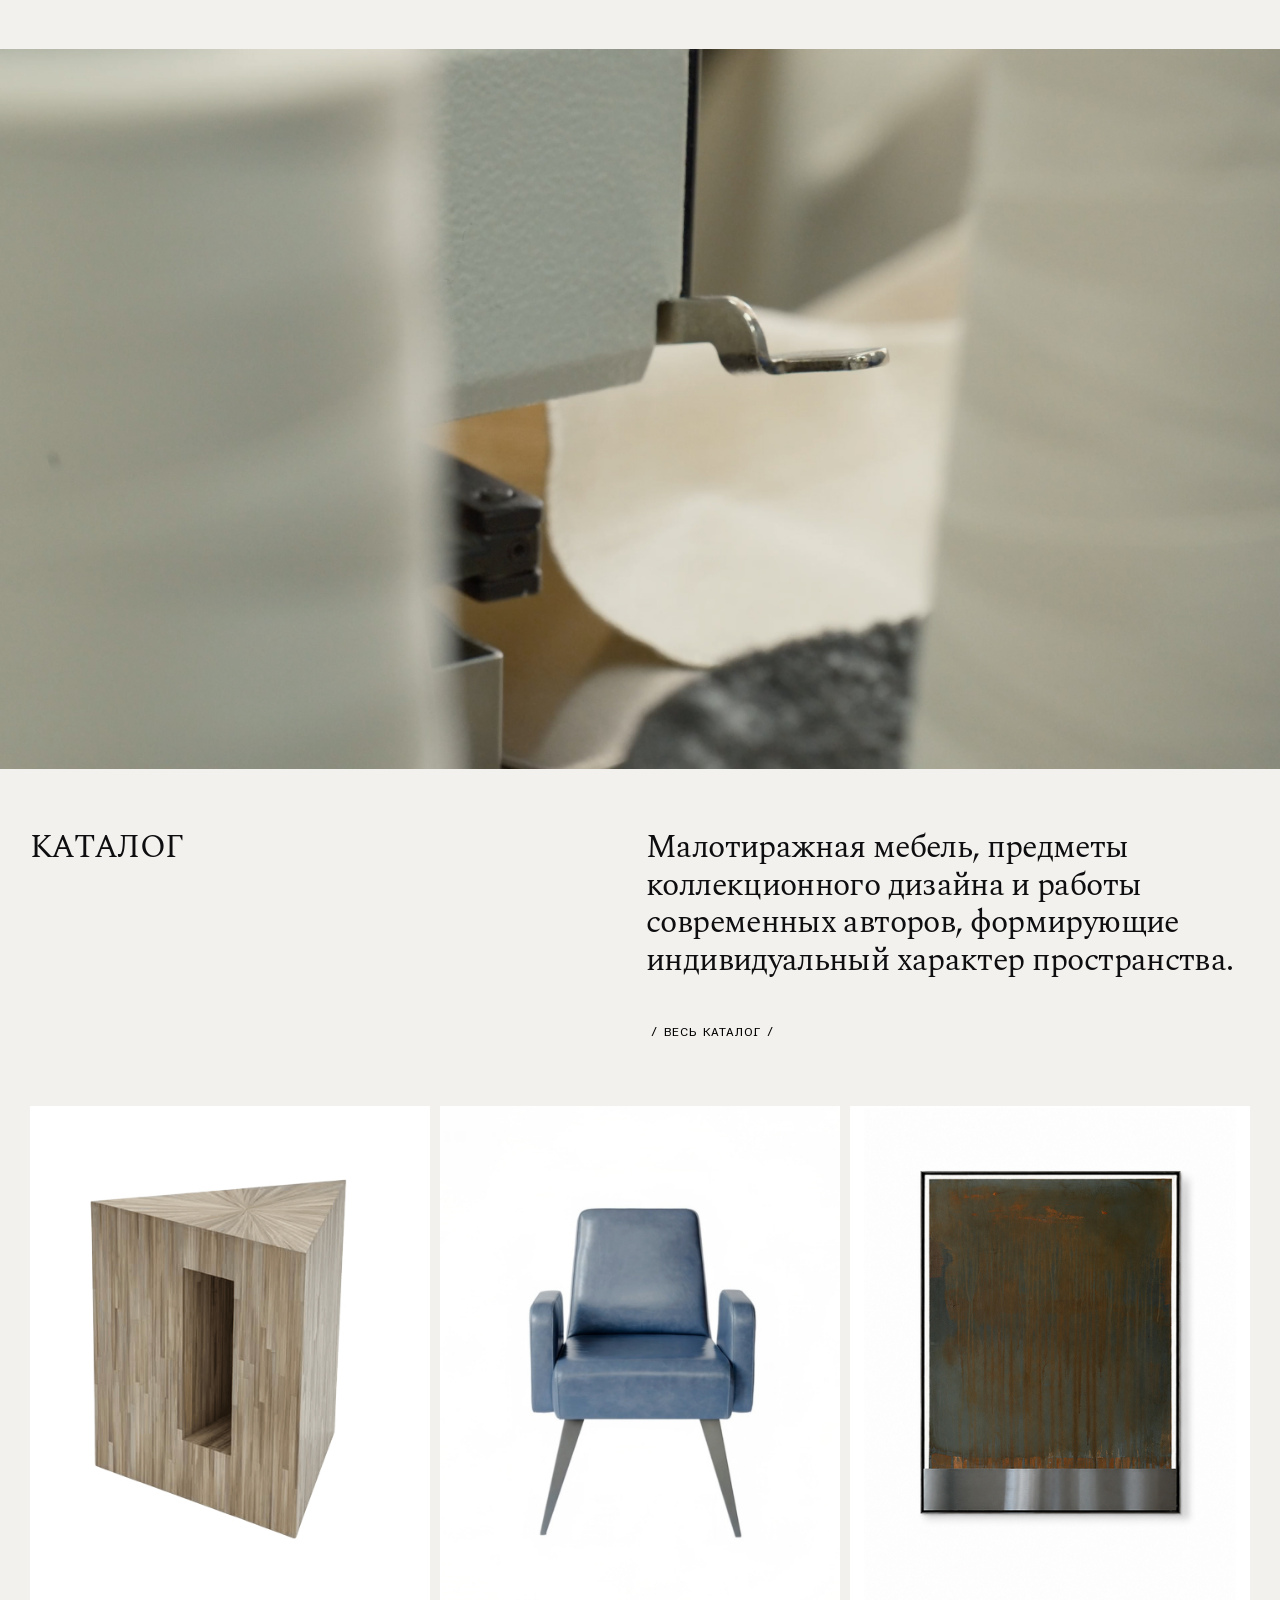
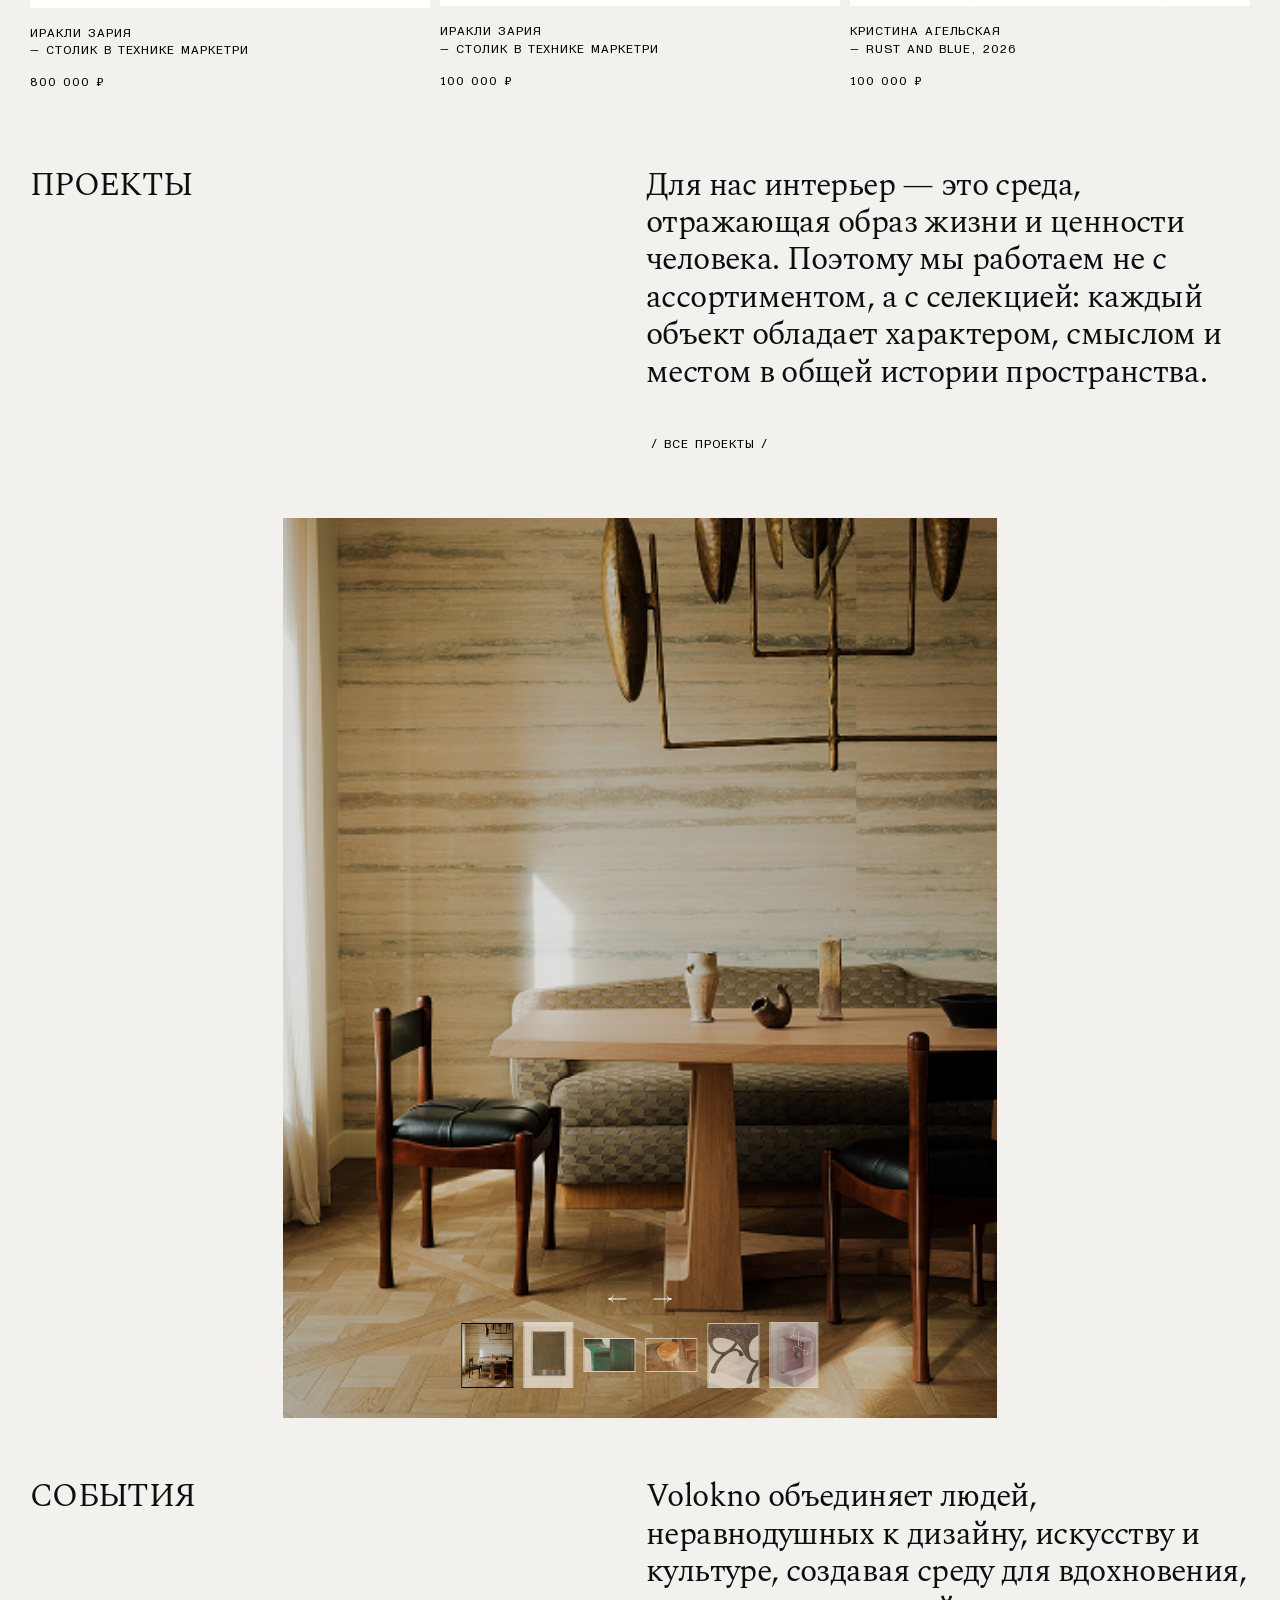
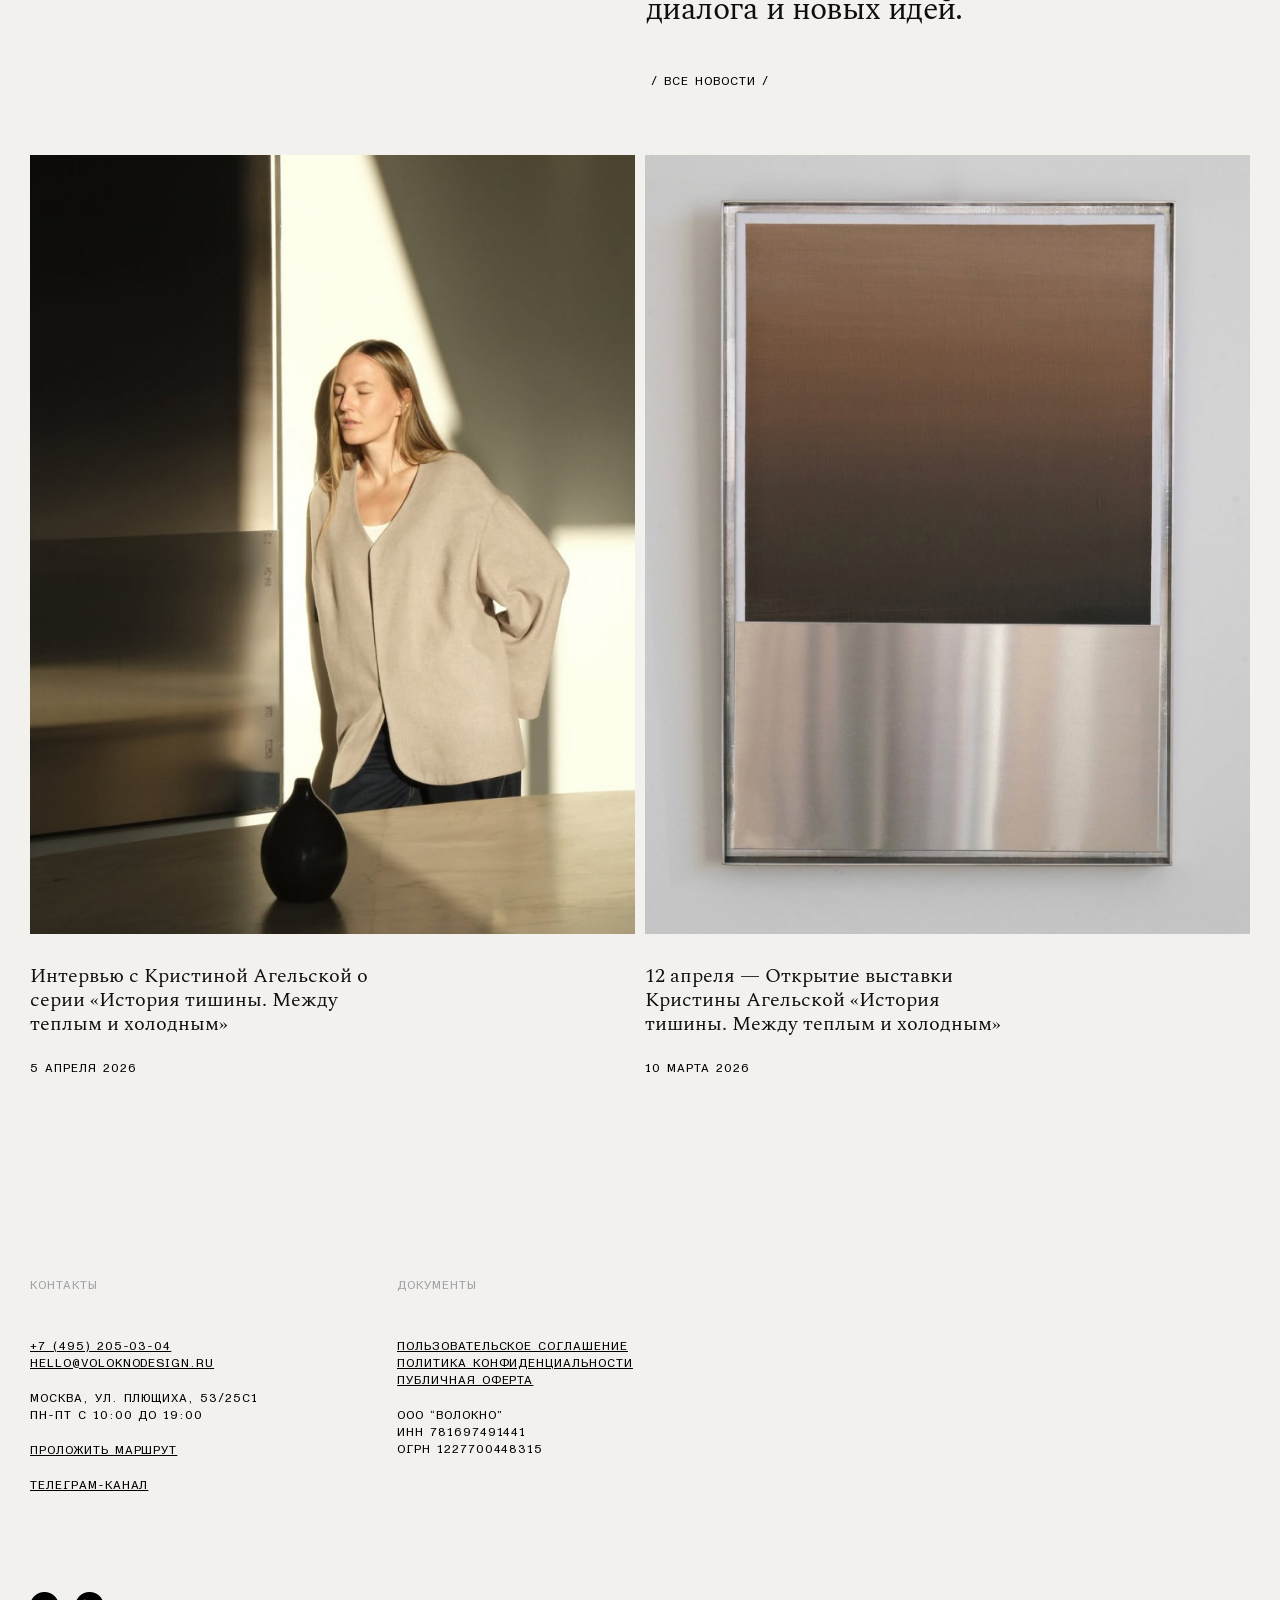
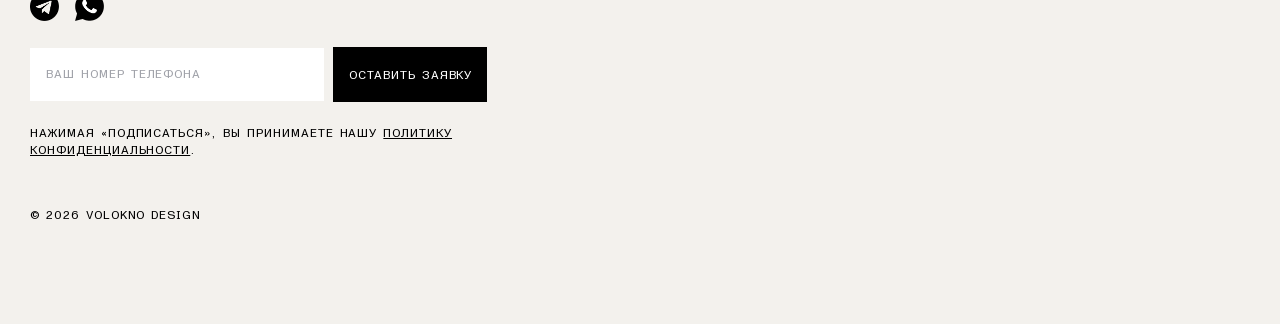
<file: cookies.html>
<!DOCTYPE html>
<html lang="ru">
<head>
    <meta charset="UTF-8">
    <meta http-equiv="X-UA-Compatible" content="IE=edge">
    <meta name="viewport" content="width=device-width, initial-scale=1.0">
    <title>Главная страница</title>
    <link rel="stylesheet" href="css/styles.min.css?ver=1.7">
    <script src="js/jquery-3.6.0.min.js" defer></script>
    <script src="js/slick.min.js" defer></script>
    <script src="js/jquery.maskedinput.min.js" defer></script>
    <script src="js/scripts.js?ver=1.7" defer></script>
</head>
<body>
    <header class="main-header">
        <a class="main-header__logo" href="index.html"></a>
        <div class="main-header__menu">
            <ul>
                <li><a href="catalog.html">каталог</a></li>
                <li><a href="authors.html">авторы</a></li>
                <li><a href="projects.html">проекты</a></li>
                <li><a href="textile.html">текстиль</a></li>
                <li><a href="news.html">новости</a></li>
                <li><a href="about.html">о нас</a></li>
            </ul>
            <a class="main-header__menu__symbol" href="index.html"></a>
        </div>
        <div class="main-header__mobile-header">
            <a class="main-header__mobile-header__symbol" href="index.html"></a>
            <span class="main-header__mobile-header__burger" data-menu-open="mobile-menu"></span>
        </div>
        <div class="main-header__mobile-menu" data-menu="mobile-menu">
            <div class="main-header__mobile-menu__header">
                <a class="main-header__mobile-menu__header__symbol" href="index.html"></a>
                <span class="main-header__mobile-menu__header__close" data-menu-close></span>
            </div>
            <div class="main-header__mobile-menu__body">
                <div class="main-header__mobile-menu__body__items">
                    <ul>
                        <li><a href="catalog.html">каталог</a></li>
                        <li><a href="authors.html">авторы</a></li>
                        <li><a href="projects.html">проекты</a></li>
                        <li><a href="textile.html">текстиль</a></li>
                        <li><a href="news.html">новости</a></li>
                        <li><a href="about.html">о нас</a></li>
                    </ul>
                </div>
                <div class="main-header__mobile-menu__body__contacts">
                    <ul class="social-icons social-icons--mobmenu">
                        <li class="social-icons__item social-icons__item--tg"><a href="#" target="_blank"></a></li>
                        <li class="social-icons__item social-icons__item--phone"><a href="#" target="_blank"></a></li>
                    </ul>
                    <p>
                        <a href="tel:+74952050304">+7 (495) 205-03-04</a> <br>
                        <a href="mailto:hello@voloknodesign.ru">hello@voloknodesign.ru</a>
                    </p>
                    <p>
                        Москва, ул. Плющиха, 53 с1<br>
                        пн-пт с 10:00 до 19:00
                    </p>
                    <p>
                        <a href="#">проложить маршрут</a>
                    </p>
                    <p>
                        <a href="">телеграм-канал</a>
                    </p>
                </div>
            </div>
        </div>
    </header>
    <main>
        <div class="vol-slider slider-wrapper main-slider-wrapper">
            <div class="slider-placeholder">
                <img src="img/slide_1.jpg" alt="Загрузка...">
            </div>
            <div class="main-slider slider-loading">
                <div class="main-slider__slide bg-dark" data-thumb="img/slide_1.jpg">
                    <img src="img/slide_1.jpg" alt="main-slider-1">
                    <div class="main-slider__slide__desc">
                        <p>«История тишины. <br>
                            Между теплым и холодным» <br>
                            — кристина агельская 
                        </p>
                        <a class="link" href="#">смотреть</a>
                    </div>
                </div>
                <div class="main-slider__slide" data-thumb="img/slide_2.jpg">
                    <img src="img/slide_2.jpg" alt="main-slider-2">
                    <div class="main-slider__slide__desc">
                        <p>«История тишины. <br>
                            Между теплым и холодным» <br>
                            — кристина агельская 
                        </p>
                        <a class="link" href="#">смотреть</a>
                    </div>
                </div>
                <div class="main-slider__slide" data-thumb="img/slide_3.jpg">
                    <img src="img/slide_3.jpg" alt="main-slider-3">
                    <div class="main-slider__slide__desc">
                        <p>«История тишины. <br>
                            Между теплым и холодным» <br>
                            — кристина агельская 
                        </p>
                        <a class="link" href="#">смотреть</a>
                    </div>
                </div>
                <div class="main-slider__slide" data-thumb="img/slide_4.jpg">
                    <img src="img/slide_4.jpg" alt="main-slider-4">
                    <div class="main-slider__slide__desc">
                        <p>«История тишины. <br>
                            Между теплым и холодным» <br>
                            — кристина агельская 
                        </p>
                        <a class="link" href="#">смотреть</a>
                    </div>
                </div>
                <div class="main-slider__slide" data-thumb="img/slide_5.jpg">
                    <img src="img/slide_5.jpg" alt="main-slider-5">
                    <div class="main-slider__slide__desc">
                        <p>«История тишины. <br>
                            Между теплым и холодным» <br>
                            — кристина агельская 
                        </p>
                        <a class="link" href="#">смотреть</a>
                    </div>
                </div>
                <div class="main-slider__slide" data-thumb="img/slide_6.jpg">
                    <img src="img/slide_6.jpg" alt="main-slider-6">
                    <div class="main-slider__slide__desc">
                        <p>«История тишины. <br>
                            Между теплым и холодным» <br>
                            — кристина агельская 
                        </p>
                        <a class="link" href="#">смотреть</a>
                    </div>
                </div>
            </div>
        </div>
        
        <div class="about-us volblock volblock--text-center">
            <div class="volblock--text-center__main">
                <p>Volokno Design Gallery — пространство выверенной селекции, где текстиль ведущих международных домов, авторский дизайн и искусство формируют выразительную среду с вниманием к красоте, атмосфере и человеку.</p>
            </div>
            <div class="volblock--text-center__link">
                <a class="link padded" href="#">подробнее о нас</a>
            </div>
        </div>

        <div class="manufacture">
            <ul class="manufacture__brands brands-slider">
                <li><img src="img/brand_1.svg" alt="brands"></li>
                <li><img src="img/brand_2.svg" alt="brands"></li>
                <li><img src="img/brand_3.svg" alt="brands"></li>
                <li><img src="img/brand_4.svg" alt="brands"></li>
                <li><img src="img/brand_5.svg" alt="brands"></li>
                <li><img src="img/brand_6.svg" alt="brands"></li>
            </ul>
            <div class="manufacture__desc">
                <p>Мы работаем с текстилем как с важной частью архитектуры интерьера — внимательно подбираем материалы, продумываем детали и сопровождаем проект на всех этапах реализации.</p>
            </div>
            <div class="manufacture__link">
                <a class="link padded" href="#">наше производство</a>
            </div>
        </div>

        <div class="image-block hidden-mobile">
            <img src="img/manufacture.jpg" alt="manufacture">
        </div>

        <div class="catalog">
            <div class="catalog__desc volblock volblock--text-spaced">
                <div class="volblock--text-spaced__title">
                    <span>каталог</span>
                </div>
                <div class="volblock--text-spaced__main">
                    <p>Малотиражная мебель, предметы коллекционного дизайна и работы современных авторов, формирующие индивидуальный характер пространства.</p>
                    <div class="volblock--text-spaced__main__link">
                        <a class="link padded" href="#">ВЕСЬ КАТАЛОГ</a>
                    </div>
                </div>
            </div>
            <div class="catalog__items">
                <div class="catalog__items__list products-list products-list--featured featured-slider">
                    <div class="products-list__item">
                        <div class="products-list__item__pic">
                            <a href="product.html">
                                <img src="img/product_1.jpg" alt="product">
                            </a>
                        </div>
                        <div class="products-list__item__author">
                            иракли зария 
                        </div>
                        <div class="products-list__item__title">
                            — столик в технике маркетри 
                        </div>
                        <div class="products-list__item__price">
                            800 000 ₽ 
                        </div>
                    </div>
                    <div class="products-list__item">
                        <div class="products-list__item__pic">
                            <a href="product.html">
                                <img src="img/product_2.jpg" alt="product">
                            </a>
                        </div>
                        <div class="products-list__item__author">
                            иракли зария 
                        </div>
                        <div class="products-list__item__title">
                            — столик в технике маркетри 
                        </div>
                        <div class="products-list__item__price">
                            100 000 ₽
                        </div>
                    </div>
                    <div class="products-list__item">
                        <div class="products-list__item__pic">
                            <a href="product.html">
                                <img src="img/product_3.jpg" alt="product">
                            </a>
                        </div>
                        <div class="products-list__item__author">
                            кристина агельская 
                        </div>
                        <div class="products-list__item__title">
                            — rust and blue, 2026
                        </div>
                        <div class="products-list__item__price">
                            100 000 ₽
                        </div>
                    </div>
                </div>
            </div>
        </div>

        <div class="projects">
            <div class="projects__desc volblock volblock--text-spaced volblock--text-spaced-padded">
                <div class="volblock--text-spaced__title">
                    <span>проекты</span>
                </div>
                <div class="volblock--text-spaced__main">
                    <p>Для нас интерьер — это среда, отражающая образ жизни и ценности человека. Поэтому мы работаем не с ассортиментом, а с селекцией: каждый объект обладает характером, смыслом и местом в общей истории пространства.</p>
                    <div class="volblock--text-spaced__main__link">
                        <a class="link padded" href="#">все проекты</a>
                    </div>
                </div>
            </div>
        </div>

        <div class="vol-slider slider-wrapper slider-wrapper--inner">
            <div class="slider-placeholder">
                <img src="img/home-inner-slide_1.jpg" alt="Загрузка...">
            </div>
            <div class="inner-slider slider-loading">
                <div class="inner-slider__slide bg-dark" data-thumb="img/home-inner-slide_1.jpg">
                    <img src="img/home-inner-slide_1.jpg" alt="home-inner-slider-1">
                </div>
                <div class="inner-slider__slide" data-thumb="img/slide_2.jpg">
                    <img src="img/slide_2.jpg" alt="home-inner-slider-2">
                </div>
                <div class="inner-slider__slide" data-thumb="img/slide_3.jpg">
                    <img src="img/slide_3.jpg" alt="home-inner-slider-3">
                </div>
                <div class="inner-slider__slide" data-thumb="img/slide_4.jpg">
                    <img src="img/slide_4.jpg" alt="home-inner-slider-4">
                </div>
                <div class="inner-slider__slide" data-thumb="img/slide_5.jpg">
                    <img src="img/slide_5.jpg" alt="home-inner-slider-5">
                </div>
                <div class="inner-slider__slide" data-thumb="img/slide_6.jpg">
                    <img src="img/slide_6.jpg" alt="home-inner-slider-6">
                </div>
            </div>
        </div>

        <div class="events">
            <div class="events__desc volblock volblock--text-spaced volblock--text-spaced-padded">
                <div class="volblock--text-spaced__title">
                    <span>события</span>
                </div>
                <div class="volblock--text-spaced__main">
                    <p>Volokno объединяет людей, неравнодушных к дизайну, искусству и культуре, создавая среду для вдохновения, диалога и новых идей.</p>
                    <div class="volblock--text-spaced__main__link">
                        <a class="link padded" href="#">все новости</a>
                    </div>
                </div>
            </div>
            <div class="events__items">
                <div class="events__items__list news-list news-list--featured news-slider">
                    <div class="news-list__item">
                        <div class="news-list__item__pic">
                            <a href="#">
                                <img src="img/event_1.jpg" alt="event">
                            </a>
                        </div>
                        <div class="news-list__item__title">
                            Интервью с Кристиной Агельской о серии «История тишины. Между теплым и холодным»
                        </div>
                        <div class="news-list__item__date">
                            5 апреля 2026
                        </div>
                    </div>
                    <div class="news-list__item">
                        <div class="news-list__item__pic">
                            <a href="#">
                                <img src="img/event_2.jpg" alt="event">
                            </a>
                        </div>
                        <div class="news-list__item__title">
                            12 апреля — Открытие выставки Кристины Агельской «История тишины. Между теплым и холодным»
                        </div>
                        <div class="news-list__item__date">
                            10 марта 2026
                        </div>
                    </div>
                </div>
            </div>
        </div>
    </main>
    <footer class="main-footer">
        <div class="main-footer__blocks">
            <div class="main-footer__block main-footer__block--contacts">
                <div class="main-footer__block__title">
                    Контакты
                </div>
                                <div class="main-footer__block__body">
                    <p>
                        <a href="tel:+74952050304">+7 (495) 205-03-04</a> <br>
                        <a href="mailto:hello@voloknodesign.ru">hello@voloknodesign.ru</a>
                    </p>
                    <p>
                        Москва, ул. Плющиха, 53/25с1 <br>
                        пн-пт с 10:00 до 19:00
                    </p>
                    <p>
                        <a href="#">проложить маршрут</a>
                    </p>
                    <p>
                        <a href="">телеграм-канал</a>
                    </p>
                </div>
            </div>
            <div class="main-footer__block main-footer__block--documents">
                <div class="main-footer__block__title">
                    Документы
                </div>
                <div class="main-footer__block__body">
                    <p>
                        <a href="#">пользовательское соглашение</a> <br>
                        <a href="#">Политика конфиденциальности</a> <br>
                        <a href="#">публичная Оферта</a>
                    </p>
                    <p>
                        ооо “волокно” <br>
                        ИНН 781697491441 <br>
                        ОГРН 1227700448315
                    </p>
                </div>
            </div>
            <div class="main-footer__block main-footer__block--newsletter">
                <div class="main-footer__block__body">
                    <ul class="social-icons">
                        <li class="social-icons__item social-icons__item--tg"><a href="#" target="_blank"></a></li>
                        <li class="social-icons__item social-icons__item--phone"><a href="#" target="_blank"></a></li>
                    </ul>
                    <form class="newsletter-form" action="#">
                        <div class="newsletter-form__fields">
                            <input type="text" name="phone" placeholder="ваш номер телефона">
                            <input type="submit" name="submit" value="оставить заявку">
                        </div>
                        <div class="newsletter-form__consent">
                            Нажимая «Подписаться», вы принимаете нашу <a href="#">Политику конфиденциальности</a>.
                        </div>
                    </form>
                </div>
            </div>
        </div>
        <div class="main-footer__copyright">
            © 2026 volokno design
        </div>
        <div class="cookies-notice is-open" data-popup="cookies">
            <p>На сайте используются куки-файлы. Оставаясь на сайте, вы соглашаетесь с <a href="#">Политикой конфиденциальности</a> и <a href="#">обработки персональных данных</a>.</p>
            <span class="cookies-notice__accept button button--transparent button--bordered" data-popup-close="cookies">согласен</span>
        </div>
    </footer>
</body>
</html>
</file>
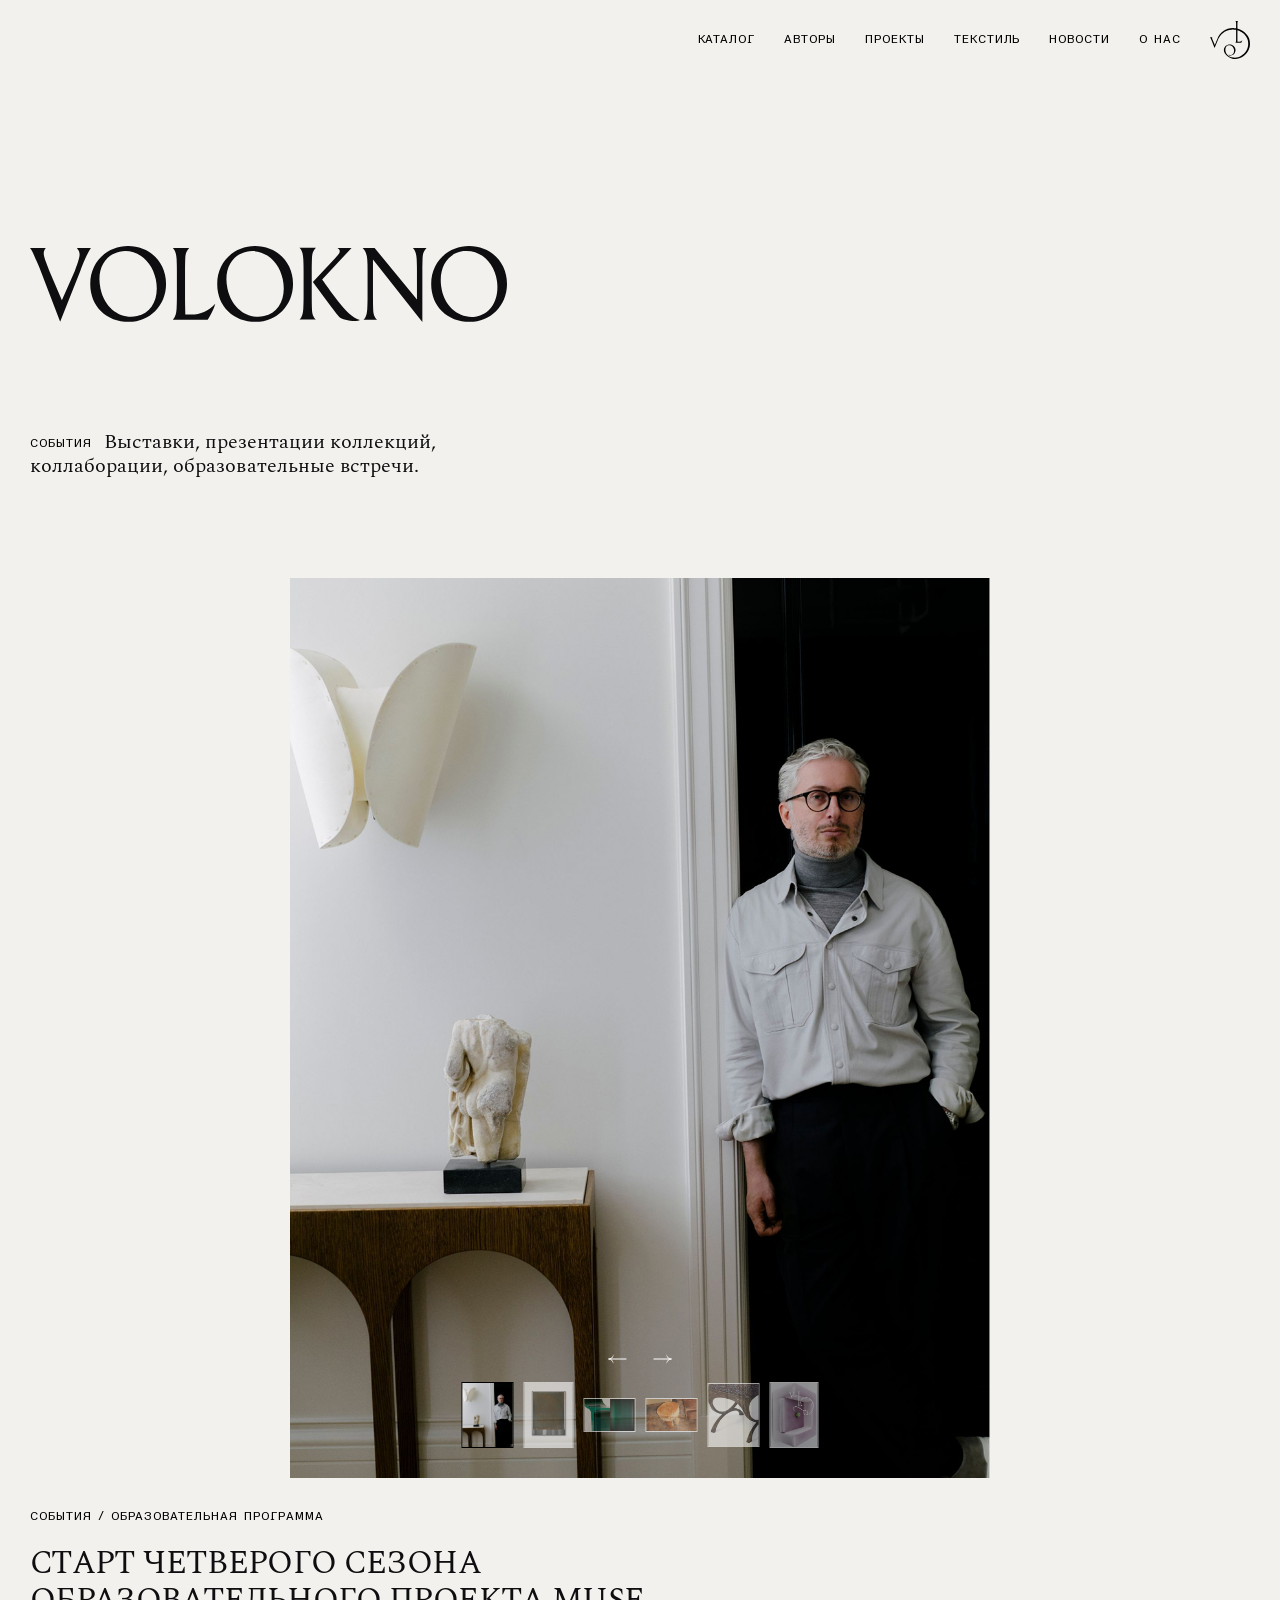
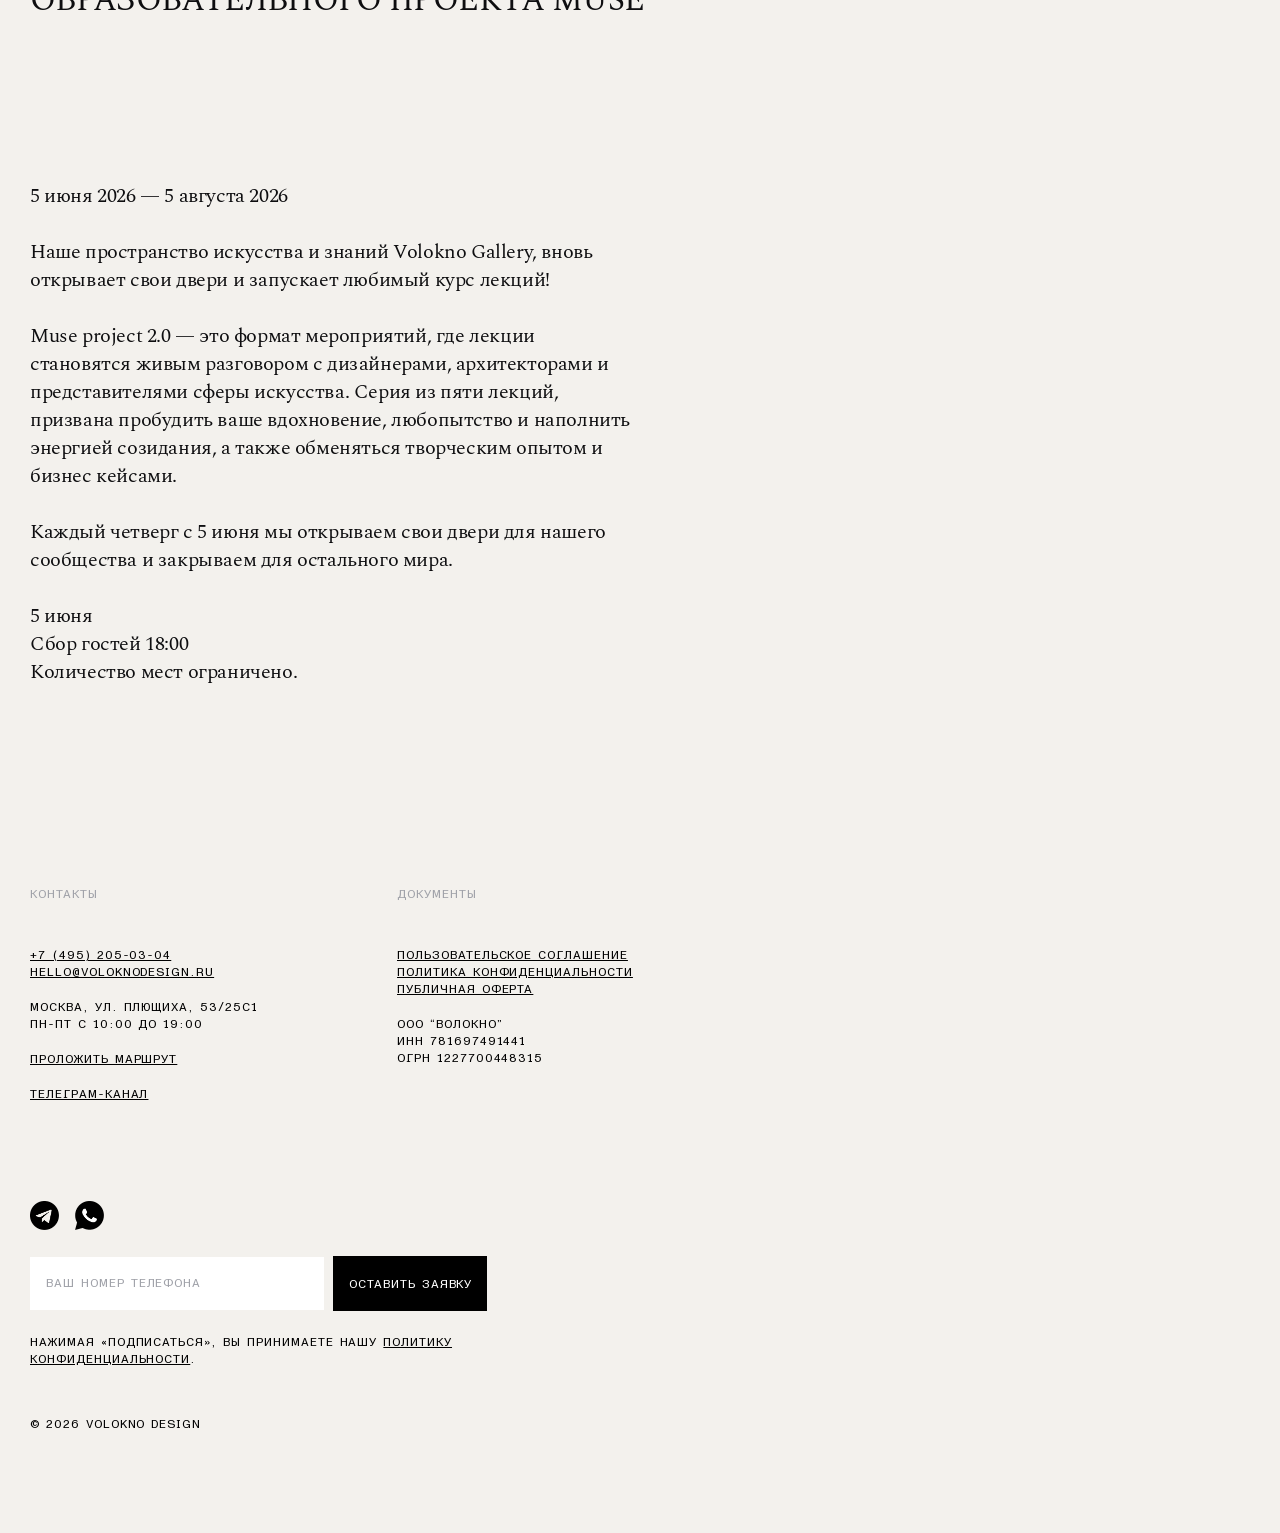
<file: news-1.html>
<!DOCTYPE html>
<html lang="ru">
<head>
    <meta charset="UTF-8">
    <meta http-equiv="X-UA-Compatible" content="IE=edge">
    <meta name="viewport" content="width=device-width, initial-scale=1.0">
    <title>Новость #1</title>
    <link rel="stylesheet" href="css/styles.min.css?ver=1.7">
    <script src="js/jquery-3.6.0.min.js" defer></script>
    <script src="js/slick.min.js" defer></script>
    <script src="js/jquery.maskedinput.min.js" defer></script>
    <script src="js/scripts.js?ver=1.7" defer></script>
</head>
<body class="top-spaced">
    <header class="main-header">
        <a class="main-header__logo" href="index.html"></a>
        <div class="main-header__menu">
            <ul>
                <li><a href="catalog.html">каталог</a></li>
                <li><a class="active" href="authors.html">авторы</a></li>
                <li><a href="projects.html">проекты</a></li>
                <li><a href="textile.html">текстиль</a></li>
                <li><a href="news.html">новости</a></li>
                <li><a href="about.html">о нас</a></li>
            </ul>
            <a class="main-header__menu__symbol" href="index.html"></a>
        </div>
        <div class="main-header__mobile-header">
            <a class="main-header__mobile-header__symbol" href="index.html"></a>
            <span class="main-header__mobile-header__burger" data-menu-open="mobile-menu"></span>
        </div>
        <div class="main-header__mobile-menu" data-menu="mobile-menu">
            <div class="main-header__mobile-menu__header">
                <span class="main-header__mobile-menu__header__close" data-menu-close></span>
            </div>
            <div class="main-header__mobile-menu__body">
                <div class="main-header__mobile-menu__body__items">
                    <ul>
                        <li><a href="catalog.html">каталог</a></li>
                        <li><a href="authors.html">авторы</a></li>
                        <li><a href="projects.html">проекты</a></li>
                        <li><a href="textile.html">текстиль</a></li>
                        <li><a href="news.html">новости</a></li>
                        <li><a href="about.html">о нас</a></li>
                    </ul>
                </div>
                <div class="main-header__mobile-menu__body__contacts">
                    <ul class="social-icons social-icons--mobmenu">
                        <li class="social-icons__item social-icons__item--tg"><a href="#" target="_blank"></a></li>
                        <li class="social-icons__item social-icons__item--phone"><a href="#" target="_blank"></a></li>
                    </ul>
                    <p>
                        <a href="tel:+74952050304">+7 (495) 205-03-04</a> <br>
                        <a href="mailto:hello@voloknodesign.ru">hello@voloknodesign.ru</a>
                    </p>
                    <p>
                        Москва, ул. Плющиха, 53 с1<br>
                        пн-пт с 10:00 до 19:00
                    </p>
                    <p>
                        <a href="#">проложить маршрут</a>
                    </p>
                    <p>
                        <a href="">телеграм-канал</a>
                    </p>
                </div>
            </div>
        </div>
    </header>
    <main class="news-single-page">
        <div class="news-single-preview volblock volblock--preview volblock--preview-no-margin">
            <p><span>события</span>Выставки, презентации коллекций, коллаборации, образовательные встречи.</p>
        </div>
        <div class="news-single-slider vol-slider slider-wrapper slider-wrapper--inner">
            <div class="slider-placeholder">
                <img src="img/news_1.jpg" alt="Загрузка...">
            </div>
            <div class="inner-slider slider-loading">
                <div class="inner-slider__slide bg-dark" data-thumb="img/news_1.jpg">
                    <img src="img/news_1.jpg" alt="inner-slider-1">
                </div>
                <div class="inner-slider__slide" data-thumb="img/slide_2.jpg">
                    <img src="img/slide_2.jpg" alt="inner-slider-2">
                </div>
                <div class="inner-slider__slide" data-thumb="img/slide_3.jpg">
                    <img src="img/slide_3.jpg" alt="inner-slider-3">
                </div>
                <div class="inner-slider__slide" data-thumb="img/slide_4.jpg">
                    <img src="img/slide_4.jpg" alt="inner-slider-4">
                </div>
                <div class="inner-slider__slide" data-thumb="img/slide_5.jpg">
                    <img src="img/slide_5.jpg" alt="inner-slider-5">
                </div>
                <div class="inner-slider__slide" data-thumb="img/slide_6.jpg">
                    <img src="img/slide_6.jpg" alt="inner-slider-6">
                </div>
            </div>
        </div>
        <div class="volblock volblock--text-spaced volblock--text-spaced-with-sub volblock--text-spaced-pagetitle volblock--text-spaced-pagetitle-lg">
            <div class="volblock--text-spaced__title">
                <i>события / образовательная программа</i>
                <span>Старт четверого сезона образовательного проекта MUSE</span>
            </div>
        </div>
        <div class="volblock volblock--text-standart">
            <p>5 июня 2026 — 5 августа 2026</p>

            <p>Наше пространство искусства и знаний Volokno Gallery, вновь открывает свои двери и запускает любимый курс лекций!</p>

            <p>Muse project 2.0 — это формат мероприятий, где лекции становятся живым разговором с дизайнерами, архитекторами и  представителями сферы искусства. Серия из пяти лекций, призвана пробудить ваше вдохновение, любопытство и наполнить энергией созидания, а также обменяться творческим опытом и бизнес кейсами.</p>

            <p>Каждый четверг с 5 июня мы открываем свои двери для нашего сообщества и закрываем для остального мира. </p>

            <p>5 июня<br>
            Сбор гостей 18:00 <br>
            Количество мест ограничено.</p>
        </div>
    </main>
    <footer class="main-footer">
        <div class="main-footer__blocks">
            <div class="main-footer__block main-footer__block--contacts">
                <div class="main-footer__block__title">
                    Контакты
                </div>
                                <div class="main-footer__block__body">
                    <p>
                        <a href="tel:+74952050304">+7 (495) 205-03-04</a> <br>
                        <a href="mailto:hello@voloknodesign.ru">hello@voloknodesign.ru</a>
                    </p>
                    <p>
                        Москва, ул. Плющиха, 53/25с1 <br>
                        пн-пт с 10:00 до 19:00
                    </p>
                    <p>
                        <a href="#">проложить маршрут</a>
                    </p>
                    <p>
                        <a href="">телеграм-канал</a>
                    </p>
                </div>
            </div>
            <div class="main-footer__block main-footer__block--documents">
                <div class="main-footer__block__title">
                    Документы
                </div>
                <div class="main-footer__block__body">
                    <p>
                        <a href="#">пользовательское соглашение</a> <br>
                        <a href="#">Политика конфиденциальности</a> <br>
                        <a href="#">публичная Оферта</a>
                    </p>
                    <p>
                        ооо “волокно” <br>
                        ИНН 781697491441 <br>
                        ОГРН 1227700448315
                    </p>
                </div>
            </div>
            <div class="main-footer__block main-footer__block--newsletter">
                <div class="main-footer__block__body">
                    <ul class="social-icons">
                        <li class="social-icons__item social-icons__item--tg"><a href="#" target="_blank"></a></li>
                        <li class="social-icons__item social-icons__item--phone"><a href="#" target="_blank"></a></li>
                    </ul>
                    <form class="newsletter-form" action="#">
                        <div class="newsletter-form__fields">
                            <input type="text" name="phone" placeholder="ваш номер телефона">
                            <input type="submit" name="submit" value="оставить заявку">
                        </div>
                        <div class="newsletter-form__consent">
                            Нажимая «Подписаться», вы принимаете нашу <a href="#">Политику конфиденциальности</a>.
                        </div>
                    </form>
                </div>
            </div>
        </div>
        <div class="main-footer__copyright">
            © 2026 volokno design
        </div>
        <div class="cookies-notice hidden">
            <p>На сайте используются куки-файлы. Оставаясь на сайте, вы соглашаетесь с <a href="#">Политикой конфиденциальности</a> и <a href="#">обработки персональных данных</a>.</p>
            <span class="cookies-notice__accept button button--transparent button--bordered">согласен</span>
        </div>
    </footer>
</body>
</html>
</file>
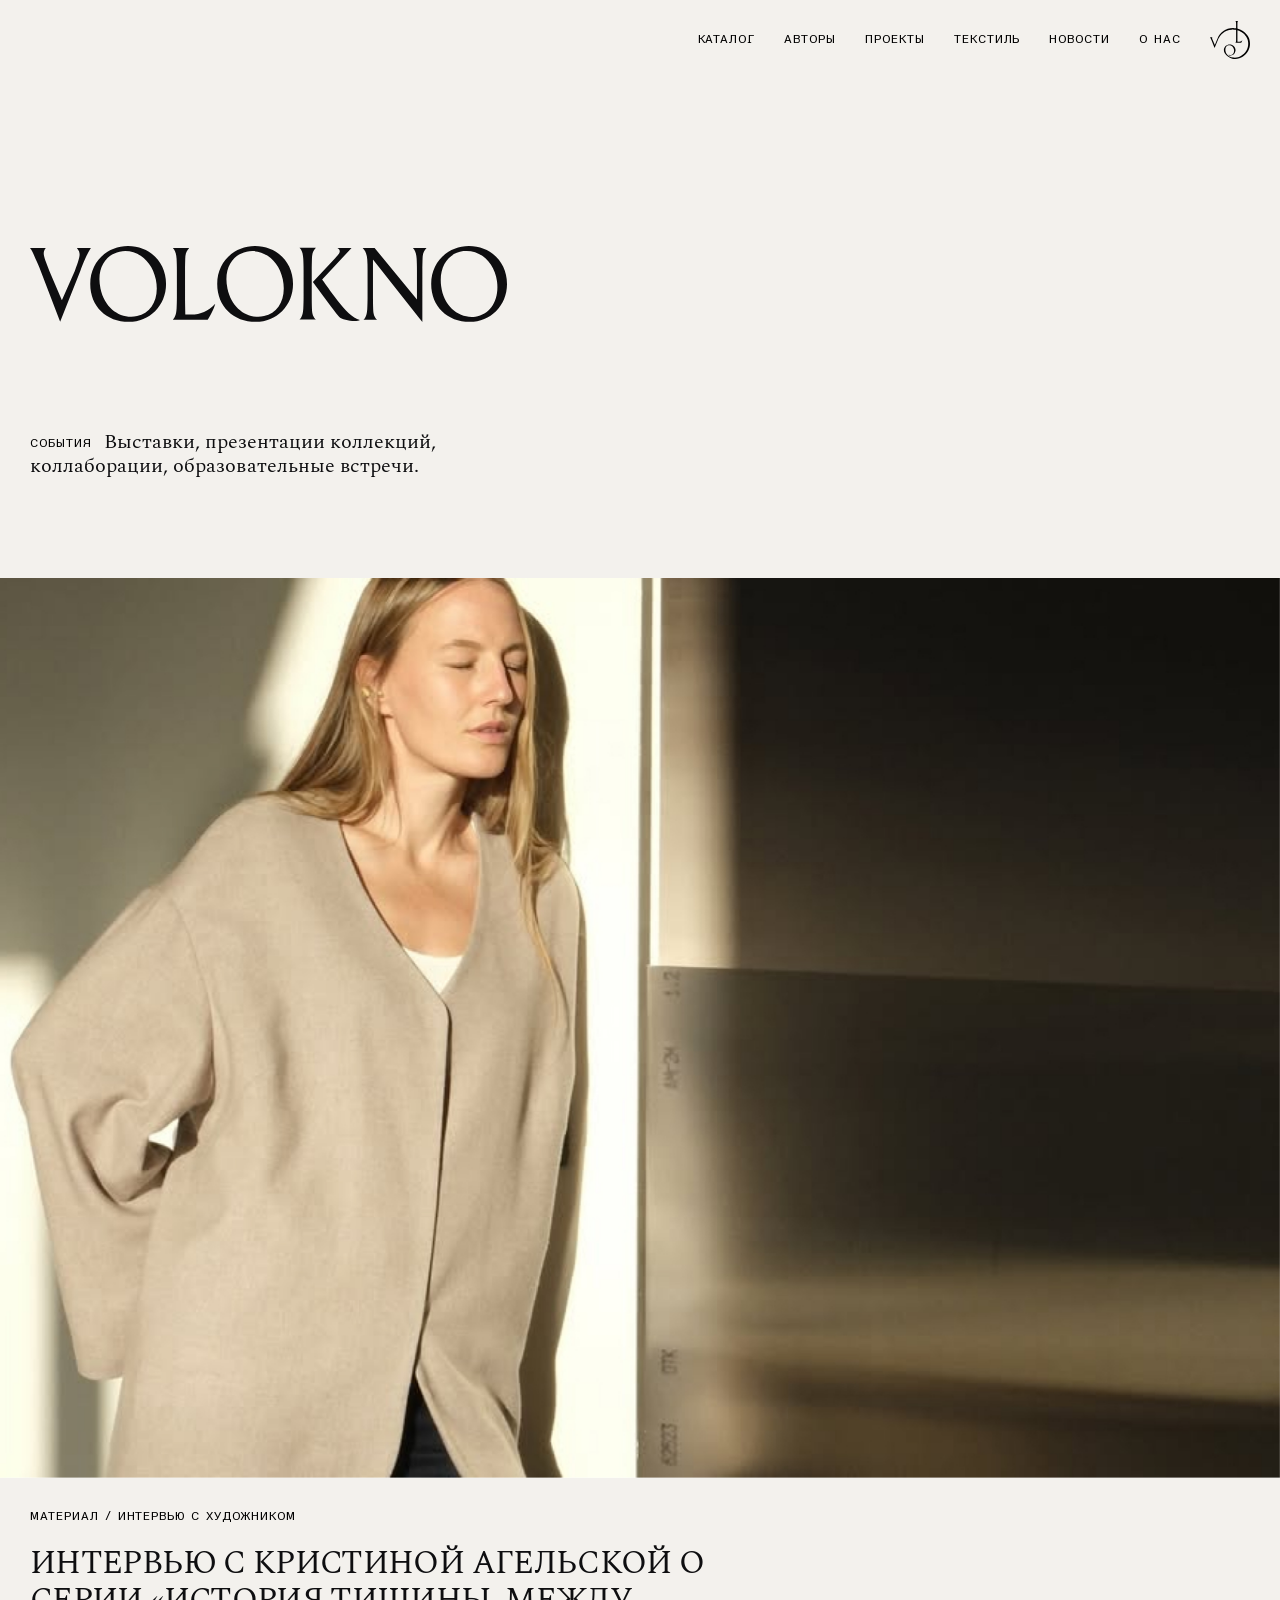
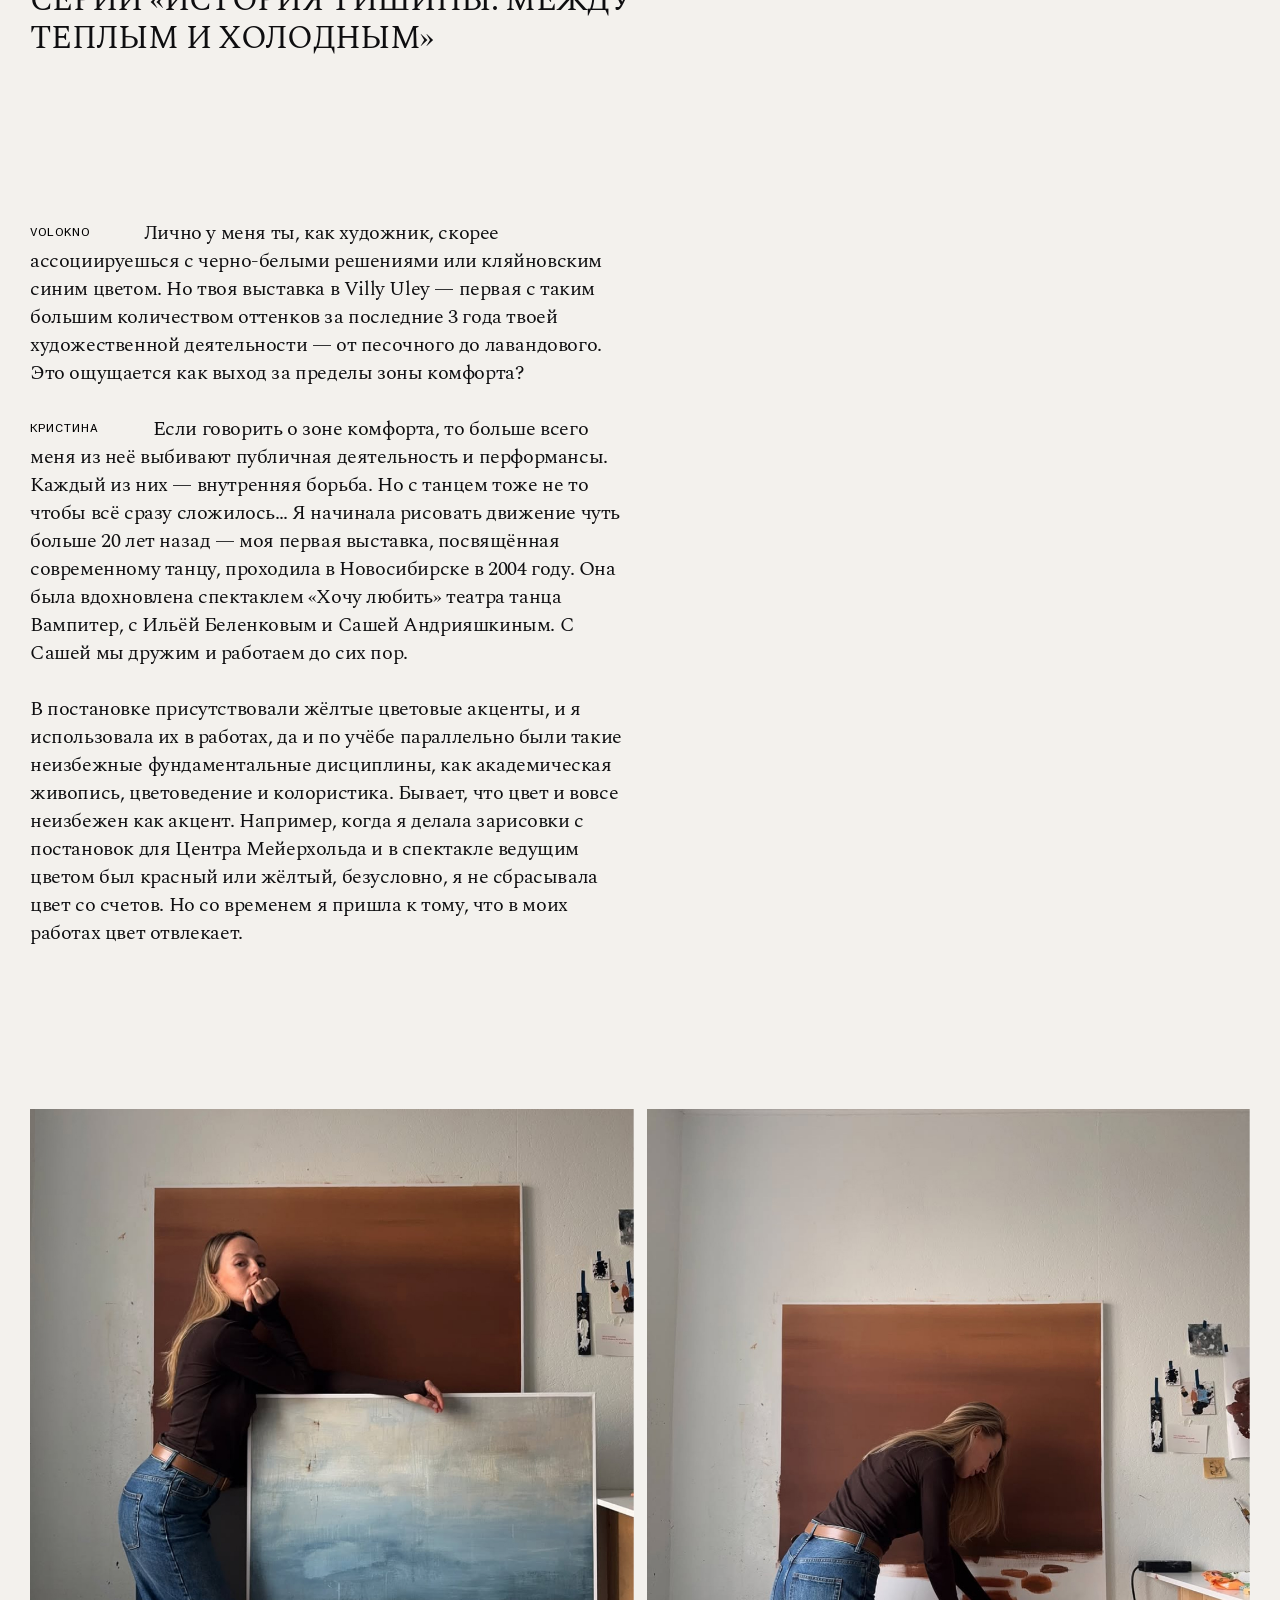
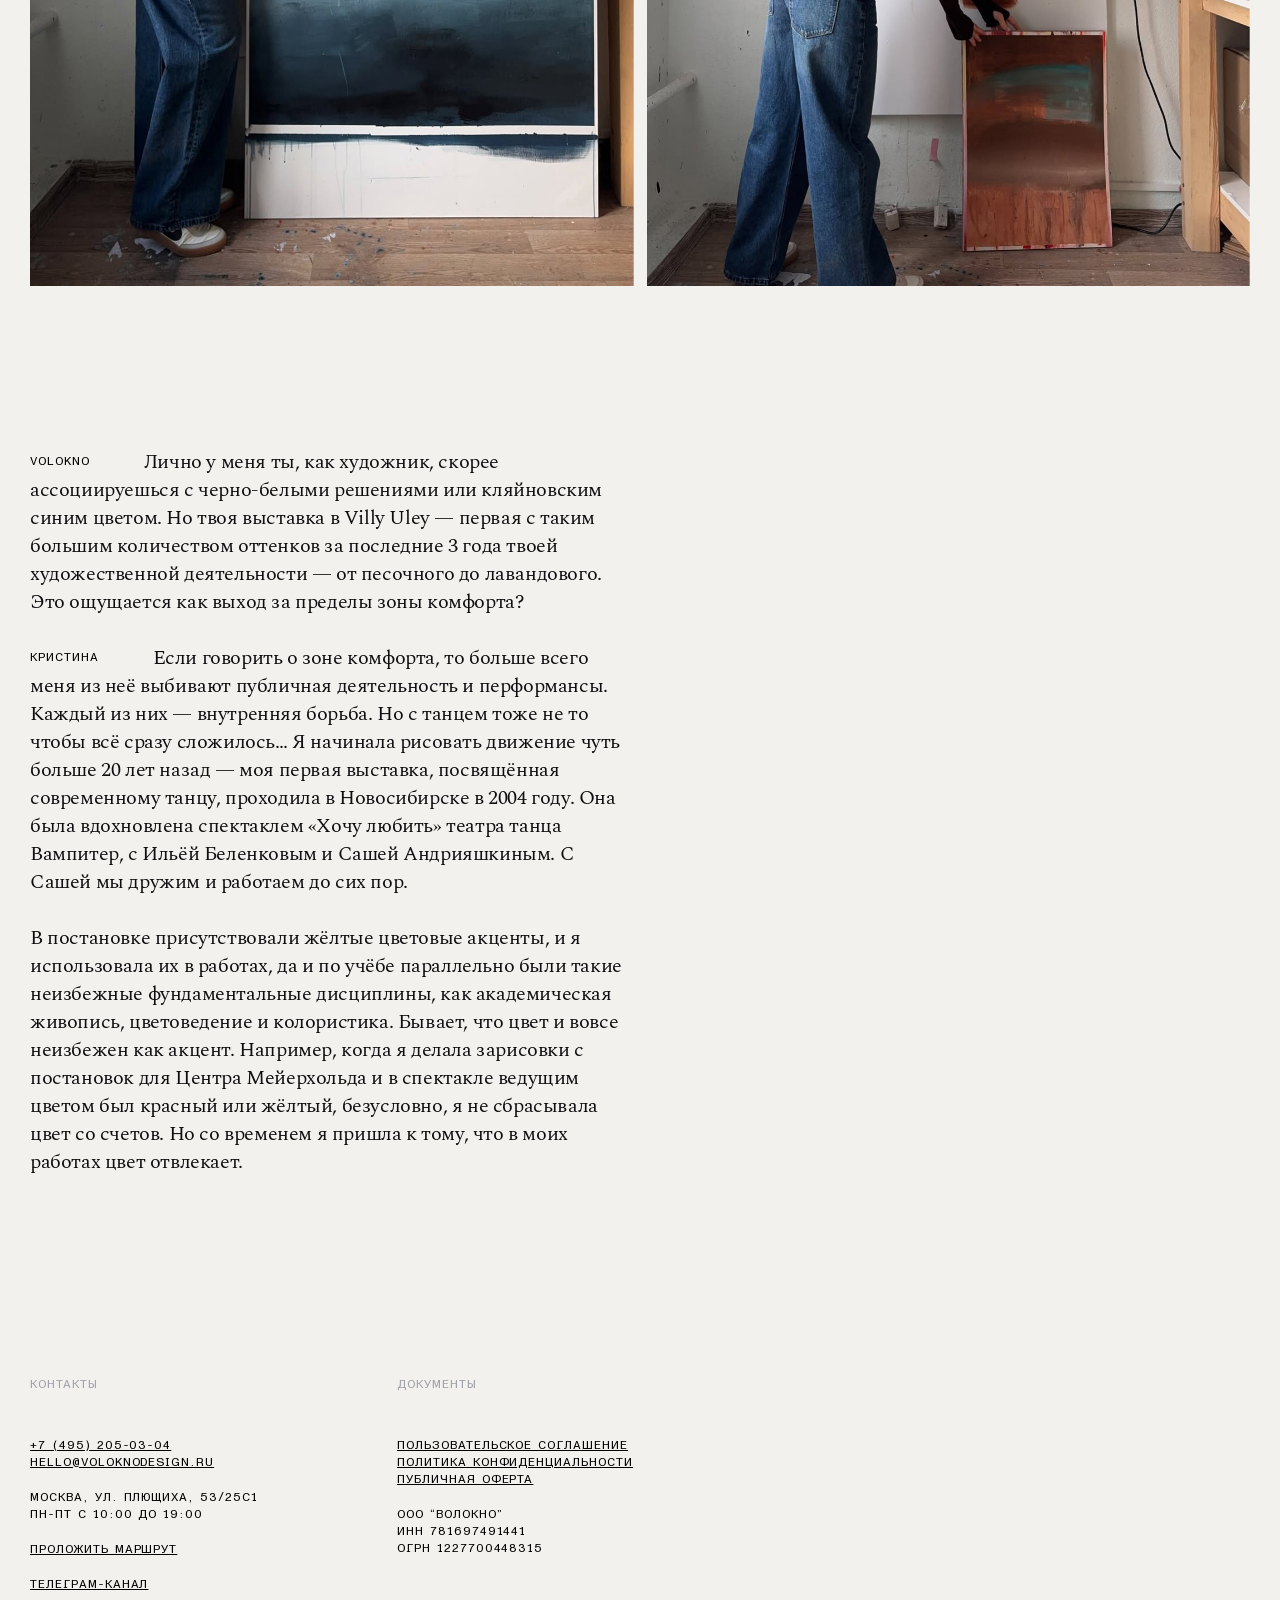
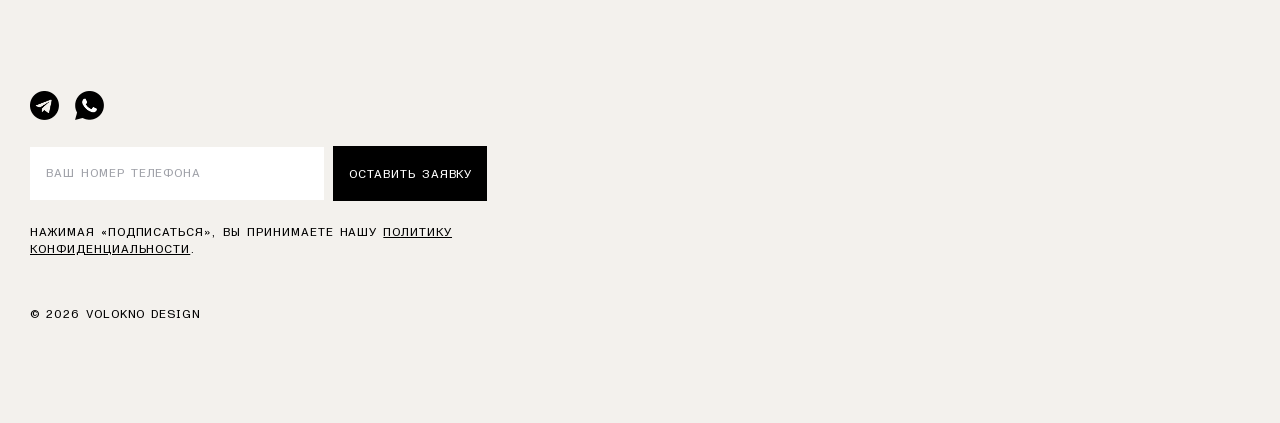
<file: news-2.html>
<!DOCTYPE html>
<html lang="ru">
<head>
    <meta charset="UTF-8">
    <meta http-equiv="X-UA-Compatible" content="IE=edge">
    <meta name="viewport" content="width=device-width, initial-scale=1.0">
    <title>Новость #2</title>
    <link rel="stylesheet" href="css/styles.min.css?ver=1.7">
    <script src="js/jquery-3.6.0.min.js" defer></script>
    <script src="js/slick.min.js" defer></script>
    <script src="js/jquery.maskedinput.min.js" defer></script>
    <script src="js/scripts.js?ver=1.7" defer></script>
</head>
<body class="top-spaced">
    <header class="main-header">
        <a class="main-header__logo" href="index.html"></a>
        <div class="main-header__menu">
            <ul>
                <li><a href="catalog.html">каталог</a></li>
                <li><a class="active" href="authors.html">авторы</a></li>
                <li><a href="projects.html">проекты</a></li>
                <li><a href="textile.html">текстиль</a></li>
                <li><a href="news.html">новости</a></li>
                <li><a href="about.html">о нас</a></li>
            </ul>
            <a class="main-header__menu__symbol" href="index.html"></a>
        </div>
        <div class="main-header__mobile-header">
            <a class="main-header__mobile-header__symbol" href="index.html"></a>
            <span class="main-header__mobile-header__burger" data-menu-open="mobile-menu"></span>
        </div>
        <div class="main-header__mobile-menu" data-menu="mobile-menu">
            <div class="main-header__mobile-menu__header">
                <span class="main-header__mobile-menu__header__close" data-menu-close></span>
            </div>
            <div class="main-header__mobile-menu__body">
                <div class="main-header__mobile-menu__body__items">
                    <ul>
                        <li><a href="catalog.html">каталог</a></li>
                        <li><a href="authors.html">авторы</a></li>
                        <li><a href="projects.html">проекты</a></li>
                        <li><a href="textile.html">текстиль</a></li>
                        <li><a href="news.html">новости</a></li>
                        <li><a href="about.html">о нас</a></li>
                    </ul>
                </div>
                <div class="main-header__mobile-menu__body__contacts">
                    <ul class="social-icons social-icons--mobmenu">
                        <li class="social-icons__item social-icons__item--tg"><a href="#" target="_blank"></a></li>
                        <li class="social-icons__item social-icons__item--phone"><a href="#" target="_blank"></a></li>
                    </ul>
                    <p>
                        <a href="tel:+74952050304">+7 (495) 205-03-04</a> <br>
                        <a href="mailto:hello@voloknodesign.ru">hello@voloknodesign.ru</a>
                    </p>
                    <p>
                        Москва, ул. Плющиха, 53 с1<br>
                        пн-пт с 10:00 до 19:00
                    </p>
                    <p>
                        <a href="#">проложить маршрут</a>
                    </p>
                    <p>
                        <a href="">телеграм-канал</a>
                    </p>
                </div>
            </div>
        </div>
    </header>
    <main class="news-single-page">
        <div class="news-single-preview volblock volblock--preview volblock--preview-no-margin">
            <p><span>события</span>Выставки, презентации коллекций, коллаборации, образовательные встречи.</p>
        </div>
        <div class="news-single-slider vol-slider slider-wrapper slider-wrapper--inner">
            <div class="slider-placeholder">
                <img src="img/news_5.jpg" alt="Загрузка...">
            </div>
            <div class="inner-slider slider-loading">
                <div class="inner-slider__slide" data-thumb="img/news_5.jpg">
                    <img src="img/news_5.jpg" alt="inner-slider-1">
                </div>
            </div>
        </div>
        <div class="volblock volblock--text-spaced volblock--text-spaced-with-sub volblock--text-spaced-pagetitle volblock--text-spaced-pagetitle-lg">
            <div class="volblock--text-spaced__title">
                <i>материал / интервью с художником</i>
                <span>Интервью с Кристиной Агельской о серии «История тишины. Между теплым и холодным»</span>
            </div>
        </div>
        <div class="volblock volblock--text-standart">
            <p><i>Volokno</i>Лично у меня ты, как художник, скорее ассоциируешься с черно-белыми решениями или кляйновским синим цветом. Но твоя выставка в Villy Uley — первая с таким большим количеством оттенков за последние 3 года твоей художественной деятельности — от песочного до лавандового. Это ощущается как выход за пределы зоны комфорта?</p>

            <p><i>Кристина</i>Если говорить о зоне комфорта, то больше всего меня из неё выбивают публичная деятельность и перформансы. Каждый из них — внутренняя борьба. Но с танцем тоже не то чтобы всё сразу сложилось… Я начинала рисовать движение чуть больше 20 лет назад — моя первая выставка, посвящённая современному танцу, проходила в Новосибирске в 2004 году. Она была вдохновлена спектаклем «Хочу любить» театра танца Вампитер, с Ильёй Беленковым и Сашей Андрияшкиным. С Сашей мы дружим и работаем до сих пор.</p>
            
            <p>В постановке присутствовали жёлтые цветовые акценты, и я использовала их в работах, да и по учёбе параллельно были такие неизбежные фундаментальные дисциплины, как академическая живопись, цветоведение и колористика. Бывает, что цвет и вовсе неизбежен как акцент. Например, когда я делала зарисовки с постановок для Центра Мейерхольда и в спектакле ведущим цветом был красный или жёлтый, безусловно, я не сбрасывала цвет со счетов. Но со временем я пришла к тому, что в моих работах цвет отвлекает.</p>
        </div>
        <div class="volblock volblock--2cols">
            <div class="volblock volblock--image">
                <img src="img/news_6.jpg" alt="news">
            </div>
            <div class="volblock volblock--image">
                <img src="img/news_7.jpg" alt="news">
            </div>
        </div>
        <div class="volblock volblock--text-standart">
            <p><i>Volokno</i>Лично у меня ты, как художник, скорее ассоциируешься с черно-белыми решениями или кляйновским синим цветом. Но твоя выставка в Villy Uley — первая с таким большим количеством оттенков за последние 3 года твоей художественной деятельности — от песочного до лавандового. Это ощущается как выход за пределы зоны комфорта?</p>

            <p><i>Кристина</i>Если говорить о зоне комфорта, то больше всего меня из неё выбивают публичная деятельность и перформансы. Каждый из них — внутренняя борьба. Но с танцем тоже не то чтобы всё сразу сложилось… Я начинала рисовать движение чуть больше 20 лет назад — моя первая выставка, посвящённая современному танцу, проходила в Новосибирске в 2004 году. Она была вдохновлена спектаклем «Хочу любить» театра танца Вампитер, с Ильёй Беленковым и Сашей Андрияшкиным. С Сашей мы дружим и работаем до сих пор.</p>
            
            <p>В постановке присутствовали жёлтые цветовые акценты, и я использовала их в работах, да и по учёбе параллельно были такие неизбежные фундаментальные дисциплины, как академическая живопись, цветоведение и колористика. Бывает, что цвет и вовсе неизбежен как акцент. Например, когда я делала зарисовки с постановок для Центра Мейерхольда и в спектакле ведущим цветом был красный или жёлтый, безусловно, я не сбрасывала цвет со счетов. Но со временем я пришла к тому, что в моих работах цвет отвлекает.</p>
        </div>
    </main>
    <footer class="main-footer">
        <div class="main-footer__blocks">
            <div class="main-footer__block main-footer__block--contacts">
                <div class="main-footer__block__title">
                    Контакты
                </div>
                                <div class="main-footer__block__body">
                    <p>
                        <a href="tel:+74952050304">+7 (495) 205-03-04</a> <br>
                        <a href="mailto:hello@voloknodesign.ru">hello@voloknodesign.ru</a>
                    </p>
                    <p>
                        Москва, ул. Плющиха, 53/25с1 <br>
                        пн-пт с 10:00 до 19:00
                    </p>
                    <p>
                        <a href="#">проложить маршрут</a>
                    </p>
                    <p>
                        <a href="">телеграм-канал</a>
                    </p>
                </div>
            </div>
            <div class="main-footer__block main-footer__block--documents">
                <div class="main-footer__block__title">
                    Документы
                </div>
                <div class="main-footer__block__body">
                    <p>
                        <a href="#">пользовательское соглашение</a> <br>
                        <a href="#">Политика конфиденциальности</a> <br>
                        <a href="#">публичная Оферта</a>
                    </p>
                    <p>
                        ооо “волокно” <br>
                        ИНН 781697491441 <br>
                        ОГРН 1227700448315
                    </p>
                </div>
            </div>
            <div class="main-footer__block main-footer__block--newsletter">
                <div class="main-footer__block__body">
                    <ul class="social-icons">
                        <li class="social-icons__item social-icons__item--tg"><a href="#" target="_blank"></a></li>
                        <li class="social-icons__item social-icons__item--phone"><a href="#" target="_blank"></a></li>
                    </ul>
                    <form class="newsletter-form" action="#">
                        <div class="newsletter-form__fields">
                            <input type="text" name="phone" placeholder="ваш номер телефона">
                            <input type="submit" name="submit" value="оставить заявку">
                        </div>
                        <div class="newsletter-form__consent">
                            Нажимая «Подписаться», вы принимаете нашу <a href="#">Политику конфиденциальности</a>.
                        </div>
                    </form>
                </div>
            </div>
        </div>
        <div class="main-footer__copyright">
            © 2026 volokno design
        </div>
        <div class="cookies-notice hidden">
            <p>На сайте используются куки-файлы. Оставаясь на сайте, вы соглашаетесь с <a href="#">Политикой конфиденциальности</a> и <a href="#">обработки персональных данных</a>.</p>
            <span class="cookies-notice__accept button button--transparent button--bordered">согласен</span>
        </div>
    </footer>
</body>
</html>
</file>
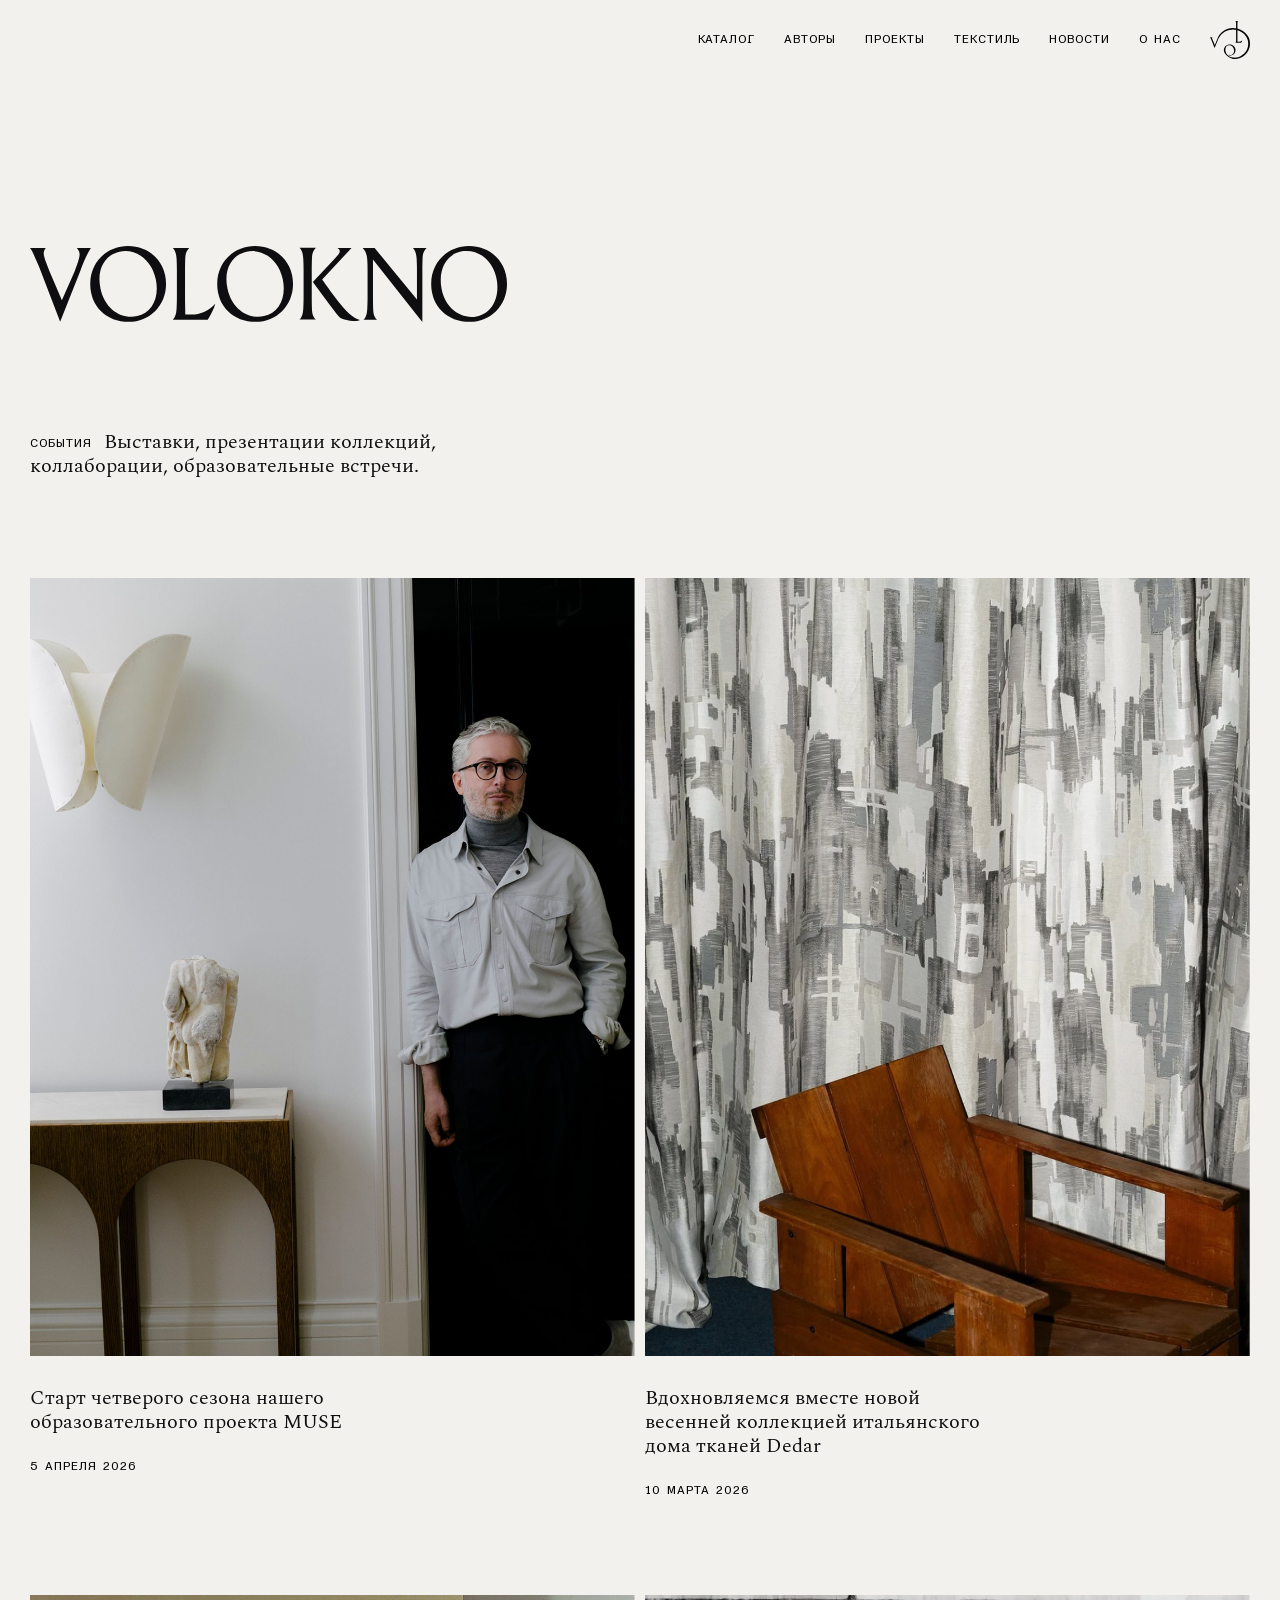
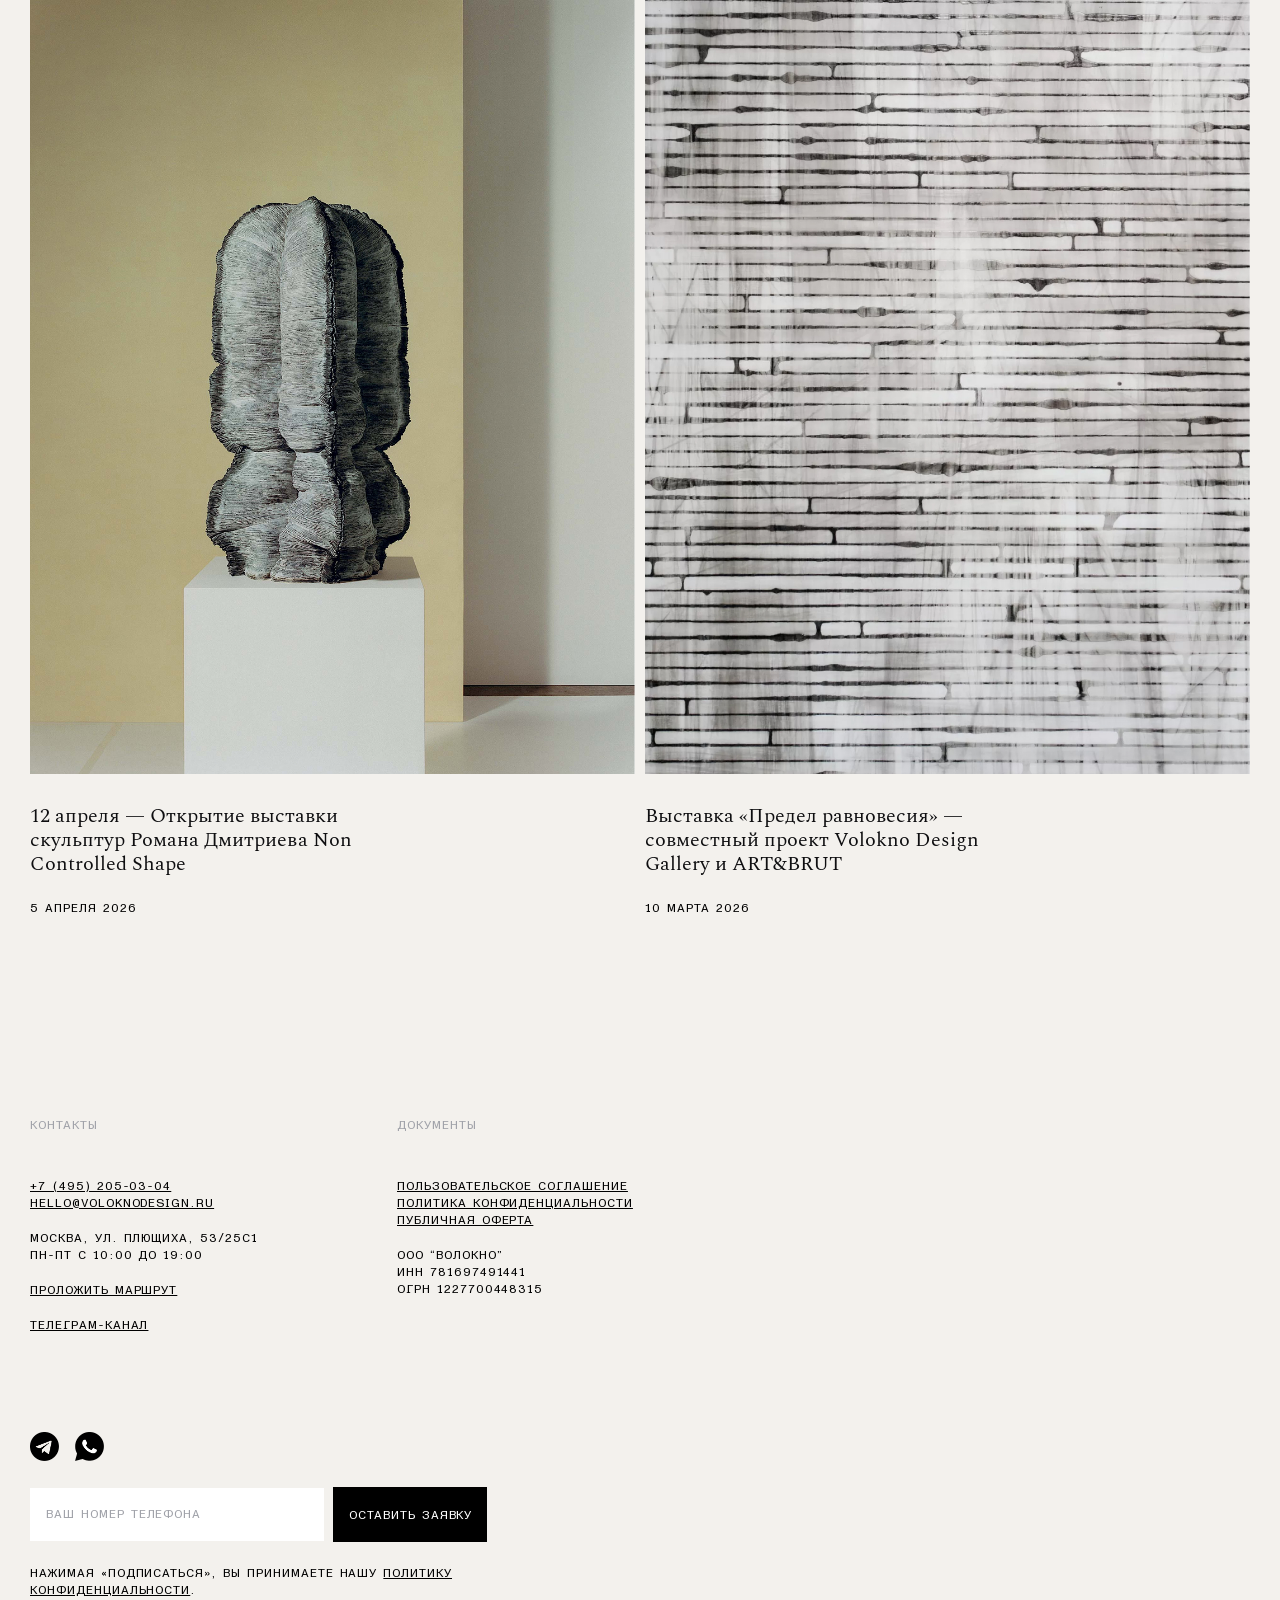
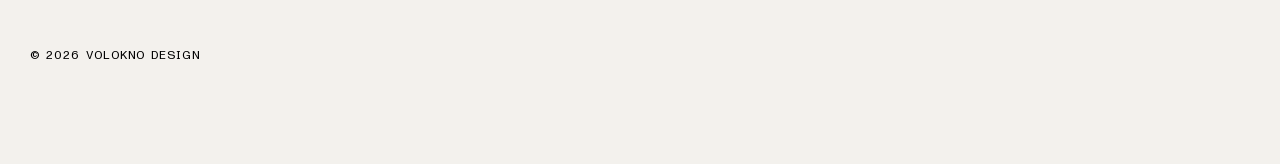
<file: news.html>
<!DOCTYPE html>
<html lang="ru">
<head>
    <meta charset="UTF-8">
    <meta http-equiv="X-UA-Compatible" content="IE=edge">
    <meta name="viewport" content="width=device-width, initial-scale=1.0">
    <title>Новости</title>
    <link rel="stylesheet" href="css/styles.min.css?ver=1.7">
    <script src="js/jquery-3.6.0.min.js" defer></script>
    <script src="js/slick.min.js" defer></script>
    <script src="js/jquery.maskedinput.min.js" defer></script>
    <script src="js/scripts.js?ver=1.7" defer></script>
</head>
<body class="top-spaced">
    <header class="main-header">
        <a class="main-header__logo" href="index.html"></a>
        <div class="main-header__menu">
            <ul>
                <li><a href="catalog.html">каталог</a></li>
                <li><a class="active" href="authors.html">авторы</a></li>
                <li><a href="projects.html">проекты</a></li>
                <li><a href="textile.html">текстиль</a></li>
                <li><a href="news.html">новости</a></li>
                <li><a href="about.html">о нас</a></li>
            </ul>
            <a class="main-header__menu__symbol" href="index.html"></a>
        </div>
        <div class="main-header__mobile-header">
            <a class="main-header__mobile-header__symbol" href="index.html"></a>
            <span class="main-header__mobile-header__burger" data-menu-open="mobile-menu"></span>
        </div>
        <div class="main-header__mobile-menu" data-menu="mobile-menu">
            <div class="main-header__mobile-menu__header">
                <span class="main-header__mobile-menu__header__close" data-menu-close></span>
            </div>
            <div class="main-header__mobile-menu__body">
                <div class="main-header__mobile-menu__body__items">
                    <ul>
                        <li><a href="catalog.html">каталог</a></li>
                        <li><a href="authors.html">авторы</a></li>
                        <li><a href="projects.html">проекты</a></li>
                        <li><a href="textile.html">текстиль</a></li>
                        <li><a href="news.html">новости</a></li>
                        <li><a href="about.html">о нас</a></li>
                    </ul>
                </div>
                <div class="main-header__mobile-menu__body__contacts">
                    <ul class="social-icons social-icons--mobmenu">
                        <li class="social-icons__item social-icons__item--tg"><a href="#" target="_blank"></a></li>
                        <li class="social-icons__item social-icons__item--phone"><a href="#" target="_blank"></a></li>
                    </ul>
                    <p>
                        <a href="tel:+74952050304">+7 (495) 205-03-04</a> <br>
                        <a href="mailto:hello@voloknodesign.ru">hello@voloknodesign.ru</a>
                    </p>
                    <p>
                        Москва, ул. Плющиха, 53 с1<br>
                        пн-пт с 10:00 до 19:00
                    </p>
                    <p>
                        <a href="#">проложить маршрут</a>
                    </p>
                    <p>
                        <a href="">телеграм-канал</a>
                    </p>
                </div>
            </div>
        </div>
    </header>
    <main class="news-page">
        <div class="news-preview volblock volblock--preview volblock--preview-no-margin">
            <p><span>события</span>Выставки, презентации коллекций, коллаборации, образовательные встречи.</p>
        </div>
        <div class="news-list">
            <div class="news-list__item">
                <div class="news-list__item__pic">
                    <a href="news-1.html">
                        <img src="img/news_1.jpg" alt="news">
                    </a>
                </div>
                <div class="news-list__item__title">
                    Старт четверого сезона нашего образовательного проекта MUSE
                </div>
                <div class="news-list__item__date">
                    5 апреля 2026
                </div>
            </div>
            <div class="news-list__item">
                <div class="news-list__item__pic">
                    <a href="news-2.html">
                        <img src="img/news_2.jpg" alt="news">
                    </a>
                </div>
                <div class="news-list__item__title">
                    Вдохновляемся вместе новой весенней коллекцией итальянского  дома тканей Dedar
                </div>
                <div class="news-list__item__date">
                    10 марта 2026
                </div>
            </div>
            <div class="news-list__item">
                <div class="news-list__item__pic">
                    <a href="news-1.html">
                        <img src="img/news_3.jpg" alt="news">
                    </a>
                </div>
                <div class="news-list__item__title">
                    12 апреля — Открытие выставки скульптур Романа Дмитриева Non Controlled Shape
                </div>
                <div class="news-list__item__date">
                    5 апреля 2026
                </div>
            </div>
            <div class="news-list__item">
                <div class="news-list__item__pic">
                    <a href="news-2.html">
                        <img src="img/news_4.jpg" alt="news">
                    </a>
                </div>
                <div class="news-list__item__title">
                    Выставка «Предел равновесия» —совместный проект Volokno Design Gallery и ART&BRUT
                </div>
                <div class="news-list__item__date">
                    10 марта 2026
                </div>
            </div>
        </div>
    </main>
    <footer class="main-footer">
        <div class="main-footer__blocks">
            <div class="main-footer__block main-footer__block--contacts">
                <div class="main-footer__block__title">
                    Контакты
                </div>
                                <div class="main-footer__block__body">
                    <p>
                        <a href="tel:+74952050304">+7 (495) 205-03-04</a> <br>
                        <a href="mailto:hello@voloknodesign.ru">hello@voloknodesign.ru</a>
                    </p>
                    <p>
                        Москва, ул. Плющиха, 53/25с1 <br>
                        пн-пт с 10:00 до 19:00
                    </p>
                    <p>
                        <a href="#">проложить маршрут</a>
                    </p>
                    <p>
                        <a href="">телеграм-канал</a>
                    </p>
                </div>
            </div>
            <div class="main-footer__block main-footer__block--documents">
                <div class="main-footer__block__title">
                    Документы
                </div>
                <div class="main-footer__block__body">
                    <p>
                        <a href="#">пользовательское соглашение</a> <br>
                        <a href="#">Политика конфиденциальности</a> <br>
                        <a href="#">публичная Оферта</a>
                    </p>
                    <p>
                        ооо “волокно” <br>
                        ИНН 781697491441 <br>
                        ОГРН 1227700448315
                    </p>
                </div>
            </div>
            <div class="main-footer__block main-footer__block--newsletter">
                <div class="main-footer__block__body">
                    <ul class="social-icons">
                        <li class="social-icons__item social-icons__item--tg"><a href="#" target="_blank"></a></li>
                        <li class="social-icons__item social-icons__item--phone"><a href="#" target="_blank"></a></li>
                    </ul>
                    <form class="newsletter-form" action="#">
                        <div class="newsletter-form__fields">
                            <input type="text" name="phone" placeholder="ваш номер телефона">
                            <input type="submit" name="submit" value="оставить заявку">
                        </div>
                        <div class="newsletter-form__consent">
                            Нажимая «Подписаться», вы принимаете нашу <a href="#">Политику конфиденциальности</a>.
                        </div>
                    </form>
                </div>
            </div>
        </div>
        <div class="main-footer__copyright">
            © 2026 volokno design
        </div>
        <div class="cookies-notice hidden">
            <p>На сайте используются куки-файлы. Оставаясь на сайте, вы соглашаетесь с <a href="#">Политикой конфиденциальности</a> и <a href="#">обработки персональных данных</a>.</p>
            <span class="cookies-notice__accept button button--transparent button--bordered">согласен</span>
        </div>
    </footer>
</body>
</html>
</file>
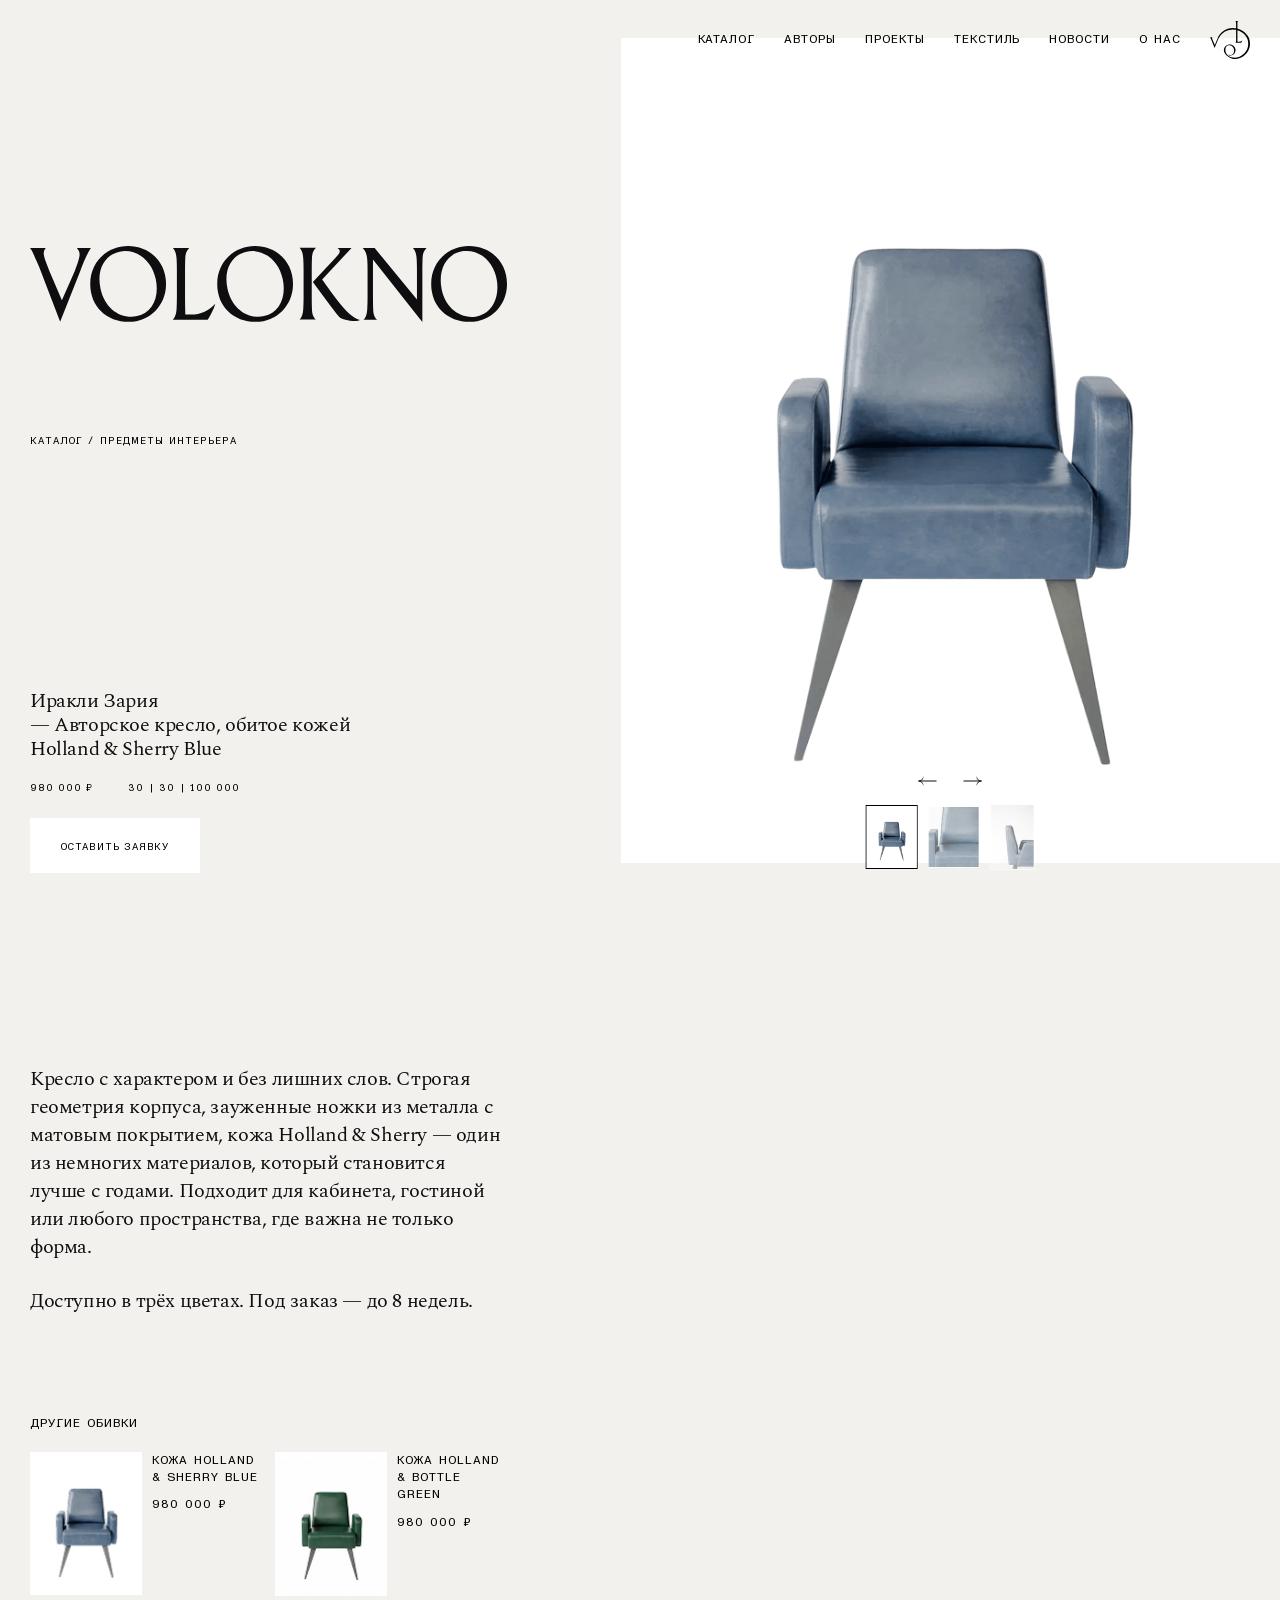
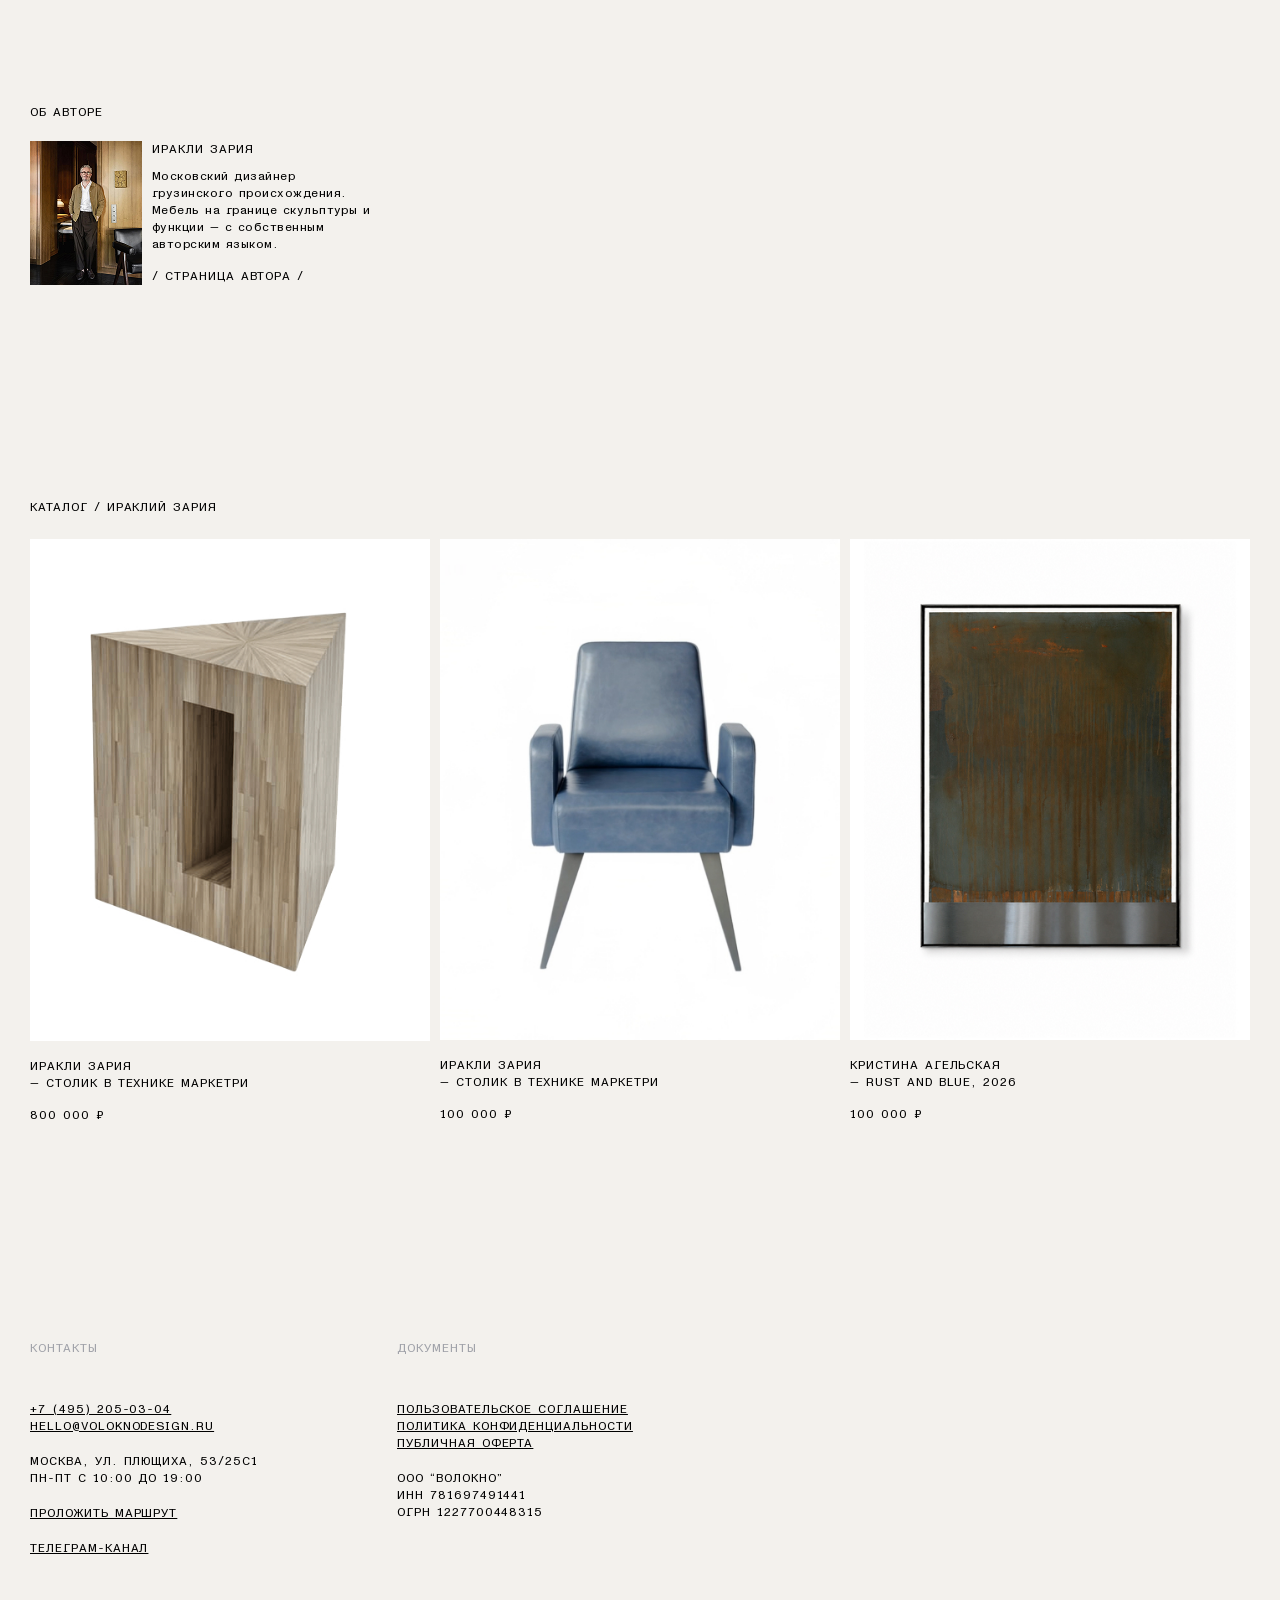
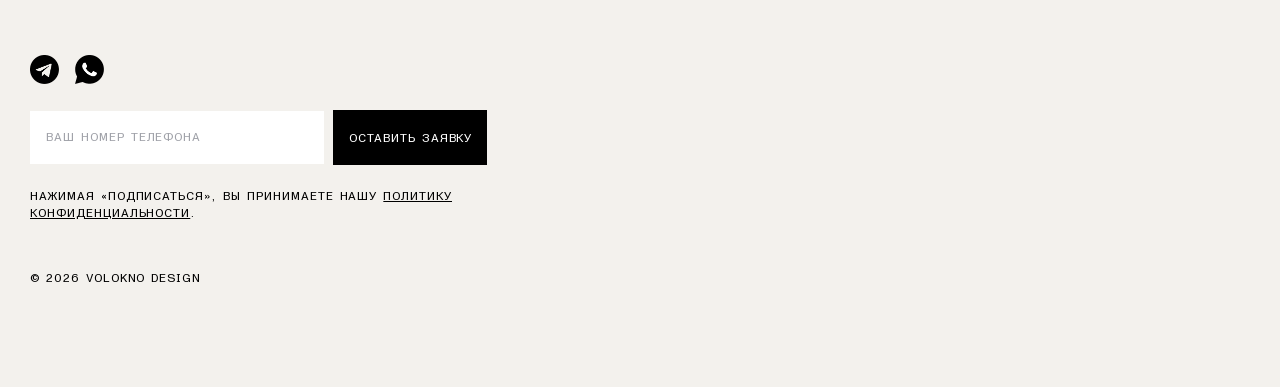
<file: product.html>
<!DOCTYPE html>
<html lang="ru">
<head>
    <meta charset="UTF-8">
    <meta http-equiv="X-UA-Compatible" content="IE=edge">
    <meta name="viewport" content="width=device-width, initial-scale=1.0">
    <title>Товар</title>
    <link rel="stylesheet" href="css/styles.min.css?ver=1.7">
    <script src="js/jquery-3.6.0.min.js" defer></script>
    <script src="js/slick.min.js" defer></script>
    <script src="js/jquery.maskedinput.min.js" defer></script>
    <script src="js/scripts.js?ver=1.7" defer></script>
</head>
<body class="no-logo-mobile">
    <header class="main-header">
        <a class="main-header__logo" href="index.html"></a>
        <div class="main-header__menu">
            <ul>
                <li><a href="catalog.html">каталог</a></li>
                <li><a href="authors.html">авторы</a></li>
                <li><a href="projects.html">проекты</a></li>
                <li><a href="textile.html">текстиль</a></li>
                <li><a href="news.html">новости</a></li>
                <li><a href="about.html">о нас</a></li>
            </ul>
            <a class="main-header__menu__symbol" href="index.html"></a>
        </div>
        <div class="main-header__mobile-header">
            <a class="main-header__mobile-header__symbol" href="index.html"></a>
            <span class="main-header__mobile-header__burger" data-menu-open="mobile-menu"></span>
        </div>
        <div class="main-header__mobile-menu" data-menu="mobile-menu">
            <div class="main-header__mobile-menu__header">
                <span class="main-header__mobile-menu__header__close" data-menu-close></span>
            </div>
            <div class="main-header__mobile-menu__body">
                <div class="main-header__mobile-menu__body__items">
                    <ul>
                        <li><a href="catalog.html">каталог</a></li>
                        <li><a href="authors.html">авторы</a></li>
                        <li><a href="projects.html">проекты</a></li>
                        <li><a href="textile.html">текстиль</a></li>
                        <li><a href="news.html">новости</a></li>
                        <li><a href="about.html">о нас</a></li>
                    </ul>
                </div>
                <div class="main-header__mobile-menu__body__contacts">
                    <ul class="social-icons social-icons--mobmenu">
                        <li class="social-icons__item social-icons__item--tg"><a href="#" target="_blank"></a></li>
                        <li class="social-icons__item social-icons__item--phone"><a href="#" target="_blank"></a></li>
                    </ul>
                    <p>
                        <a href="tel:+74952050304">+7 (495) 205-03-04</a> <br>
                        <a href="mailto:hello@voloknodesign.ru">hello@voloknodesign.ru</a>
                    </p>
                    <p>
                        Москва, ул. Плющиха, 53 с1<br>
                        пн-пт с 10:00 до 19:00
                    </p>
                    <p>
                        <a href="#">проложить маршрут</a>
                    </p>
                    <p>
                        <a href="">телеграм-канал</a>
                    </p>
                </div>
            </div>
        </div>
    </header>
    <main>
        <div class="product-single">
            <div class="product-single__main">
                <ul class="product-single__main__breadcrumbs breadcrumbs-list">
                    <li>каталог</li>
                    <li>предметы интерьера </li>
                </ul>
                <div class="product-single__main__info">
                    <div class="product-single__main__info__author">Иракли Зария</div>
                    <div class="product-single__main__info__title">— Авторское кресло, обитое кожей Holland & Sherry Blue</div>
                    <div class="product-single__main__info__price">
                        <div class="product-single__main__info__price__value">980 000 ₽</div>
                        <div class="product-single__main__info__price__options">30 | 30 | 100 000</div>
                    </div>
                    <div class="product-single__main__info__request">
                        <span class="button button--white" data-drawer-open="request">оставить заявку</span>
                    </div>
                </div>
                <div class="product-single__main__desc">
                    <p>Кресло с характером и без лишних слов. Строгая геометрия корпуса, зауженные ножки из металла с матовым покрытием, кожа Holland & Sherry — один из немногих материалов, который становится лучше с годами. Подходит для кабинета, гостиной или любого пространства, где важна не только форма.</p>
                    <p>Доступно в трёх цветах. Под заказ — до 8 недель.</p>
                </div>
                <div class="product-single__main__related volblock volblock--horiz-items volblock--horiz-items-sm">
                    <div class="volblock--horiz-items__title">другие обивки</div>
                    <div class="volblock--horiz-items__list">
                        <div class="volblock--horiz-items__list__item">
                            <div class="volblock--horiz-items__list__item__pic">
                                <a href="#"><img src="img/product_related_1.jpg" alt="related"></a>
                            </div>
                            <div class="volblock--horiz-items__list__item__info">
                                <p class="volblock--horiz-items__list__item__info__title">кожа holland & sherry blue</p>
                                <p class="volblock--horiz-items__list__item__info__price">980 000 ₽ </p>
                            </div>
                        </div>
                        <div class="volblock--horiz-items__list__item">
                            <div class="volblock--horiz-items__list__item__pic">
                                <a href="#"><img src="img/product_related_2.jpg" alt="related"></a>
                            </div>
                            <div class="volblock--horiz-items__list__item__info">
                                <p class="volblock--horiz-items__list__item__info__title">кожа holland & bottle green</p>
                                <p class="volblock--horiz-items__list__item__info__price">980 000 ₽ </p>
                            </div>
                        </div>
                    </div>
                </div>
                <div class="product-single__main__author volblock volblock--horiz-items">
                    <div class="volblock--horiz-items__title">об авторе</div>
                    <div class="volblock--horiz-items__list">
                        <div class="volblock--horiz-items__list__item">
                            <div class="volblock--horiz-items__list__item__pic">
                                <img src="img/product_author.jpg" alt="author">
                            </div>
                            <div class="volblock--horiz-items__list__item__info">
                                <p class="volblock--horiz-items__list__item__info__title">Иракли Зария</p>
                                <p class="volblock--horiz-items__list__item__info__desc">Московский дизайнер грузинского происхождения. Мебель на границе скульптуры и функции — с собственным авторским языком.</p>
                                <div class="volblock--horiz-items__list__item__info__link">
                                    <a class="link" href="#">страница автора</a>
                                </div>
                            </div>
                        </div>
                    </div>
                </div>
            </div>
            <div class="product-single__gallery slider-wrapper">
                <div class="slider-placeholder">
                    <img src="img/product_gallery_1.jpg" alt="Загрузка...">
                </div>
                <div class="gallery-slider slider-loading">
                    <div class="product-single__gallery__slide" data-thumb="img/product_gallery_1.jpg">
                        <img src="img/product_gallery_1.jpg" alt="gallery">
                    </div>
                    <div class="product-single__gallery__slide" data-thumb="img/product_gallery_2.jpg">
                        <img src="img/product_gallery_2.jpg" alt="gallery">
                    </div>
                    <div class="product-single__gallery__slide" data-thumb="img/product_gallery_3.jpg">
                        <img src="img/product_gallery_3.jpg" alt="gallery">
                    </div>
                </div>
            </div>
        </div>

        <div class="product-featured volblock volblock--products">
            <div class="volblock--products__title">
                <span>каталог / ираклий зария</span>
                <a class="volblock--products__title__link-mobile link padded" href="#">каталог автора</a>
            </div>
            <ul class="product-featured__list products-list products-list--featured featured-slider">
                <li class="products-list__item">
                    <div class="products-list__item__pic">
                        <a href="#">
                            <img src="img/product_1.jpg" alt="product">
                        </a>
                    </div>
                    <div class="products-list__item__author">
                        иракли зария 
                    </div>
                    <div class="products-list__item__title">
                        — столик в технике маркетри 
                    </div>
                    <div class="products-list__item__price">
                        800 000 ₽ 
                    </div>
                </li>
                <li class="products-list__item">
                    <div class="products-list__item__pic">
                        <a href="#">
                            <img src="img/product_2.jpg" alt="product">
                        </a>
                    </div>
                    <div class="products-list__item__author">
                        иракли зария 
                    </div>
                    <div class="products-list__item__title">
                        — столик в технике маркетри 
                    </div>
                    <div class="products-list__item__price">
                        100 000 ₽
                    </div>
                </li>
                <li class="products-list__item">
                    <div class="products-list__item__pic">
                        <a href="#">
                            <img src="img/product_3.jpg" alt="product">
                        </a>
                    </div>
                    <div class="products-list__item__author">
                        кристина агельская 
                    </div>
                    <div class="products-list__item__title">
                        — rust and blue, 2026
                    </div>
                    <div class="products-list__item__price">
                        100 000 ₽
                    </div>
                </li>
            </ul>
        </div>

        <div class="product-request vol-drawer" data-drawer="request">
            <div class="product-request__desc">
                <p>Оставьте свои контактные данные, и мы с вами свяжемся в ближайшее время. </p>
            </div>
            <form class="product-request__form" action="#">
                <div class="product-request__form__field">
                    <label for="req_name">ВАШЕ ИМЯ</label>
                    <input type="text" name="req_name" id="req_name" placeholder="Введите имя">
                </div>
                <div class="product-request__form__field">
                    <label for="req_email">ПОЧТА</label>
                    <input type="text" name="req_email" id="req_email" placeholder="name@email.com">
                </div>
                <div class="product-request__form__field">
                    <label for="req_phone">ТЕЛЕФОН</label>
                    <input type="text" name="req_phone" id="req_phone" placeholder="+7 (___) ___-__-__">
                </div>
                <div class="product-request__form__submit">
                    <input type="submit" value="отправить данные">
                </div>
                <div class="product-request__form__success hidden">
                    <p>
                        Данные отправлены! <br>
                        <span>Спасибо! Мы свяжемся с вами в ближайшее время.</span>
                    </p>
                    <span class="button" data-drawer-close>Закрыть</span>
                </div>
                <div class="product-request__form__consent">
                    Нажимая на кнопку, вы подтверждаете свое согласие с нашей политикой конфиденциальности и условиями использования. Мы ценим вашу безопасность и готовы ответить на все ваши вопросы!
                </div>
            </form>
        </div>
        <div class="vol-drawer-overlay" data-drawer-close></div>
    </main>
    <footer class="main-footer">
        <div class="main-footer__blocks">
            <div class="main-footer__block main-footer__block--contacts">
                <div class="main-footer__block__title">
                    Контакты
                </div>
                                <div class="main-footer__block__body">
                    <p>
                        <a href="tel:+74952050304">+7 (495) 205-03-04</a> <br>
                        <a href="mailto:hello@voloknodesign.ru">hello@voloknodesign.ru</a>
                    </p>
                    <p>
                        Москва, ул. Плющиха, 53/25с1 <br>
                        пн-пт с 10:00 до 19:00
                    </p>
                    <p>
                        <a href="#">проложить маршрут</a>
                    </p>
                    <p>
                        <a href="">телеграм-канал</a>
                    </p>
                </div>
            </div>
            <div class="main-footer__block main-footer__block--documents">
                <div class="main-footer__block__title">
                    Документы
                </div>
                <div class="main-footer__block__body">
                    <p>
                        <a href="#">пользовательское соглашение</a> <br>
                        <a href="#">Политика конфиденциальности</a> <br>
                        <a href="#">публичная Оферта</a>
                    </p>
                    <p>
                        ооо “волокно” <br>
                        ИНН 781697491441 <br>
                        ОГРН 1227700448315
                    </p>
                </div>
            </div>
            <div class="main-footer__block main-footer__block--newsletter">
                <div class="main-footer__block__body">
                    <ul class="social-icons">
                        <li class="social-icons__item social-icons__item--tg"><a href="#" target="_blank"></a></li>
                        <li class="social-icons__item social-icons__item--phone"><a href="#" target="_blank"></a></li>
                    </ul>
                    <form class="newsletter-form" action="#">
                        <div class="newsletter-form__fields">
                            <input type="text" name="phone" placeholder="ваш номер телефона">
                            <input type="submit" name="submit" value="оставить заявку">
                        </div>
                        <div class="newsletter-form__consent">
                            Нажимая «Подписаться», вы принимаете нашу <a href="#">Политику конфиденциальности</a>.
                        </div>
                    </form>
                </div>
            </div>
        </div>
        <div class="main-footer__copyright">
            © 2026 volokno design
        </div>
        <div class="cookies-notice hidden">
            <p>На сайте используются куки-файлы. Оставаясь на сайте, вы соглашаетесь с <a href="#">Политикой конфиденциальности</a> и <a href="#">обработки персональных данных</a>.</p>
            <span class="cookies-notice__accept button button--transparent button--bordered">согласен</span>
        </div>
    </footer>
</body>
</html>
</file>
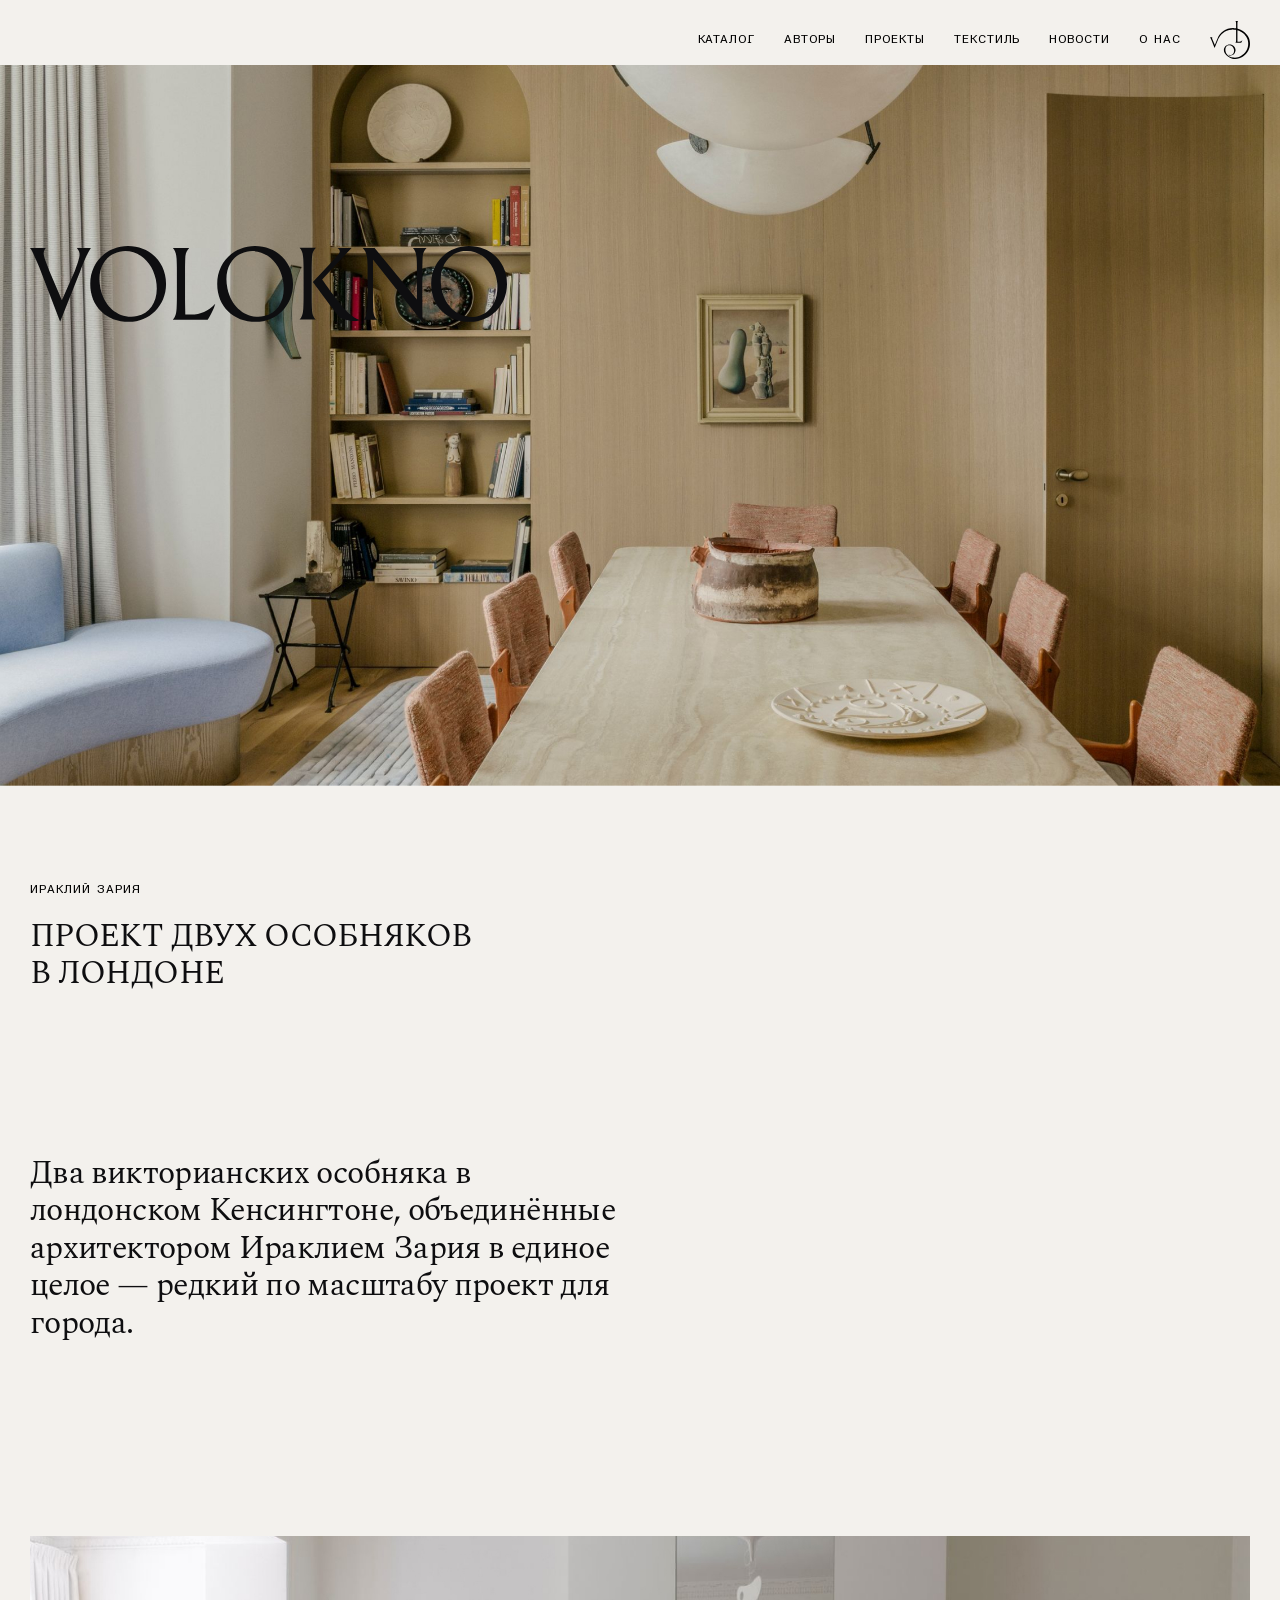
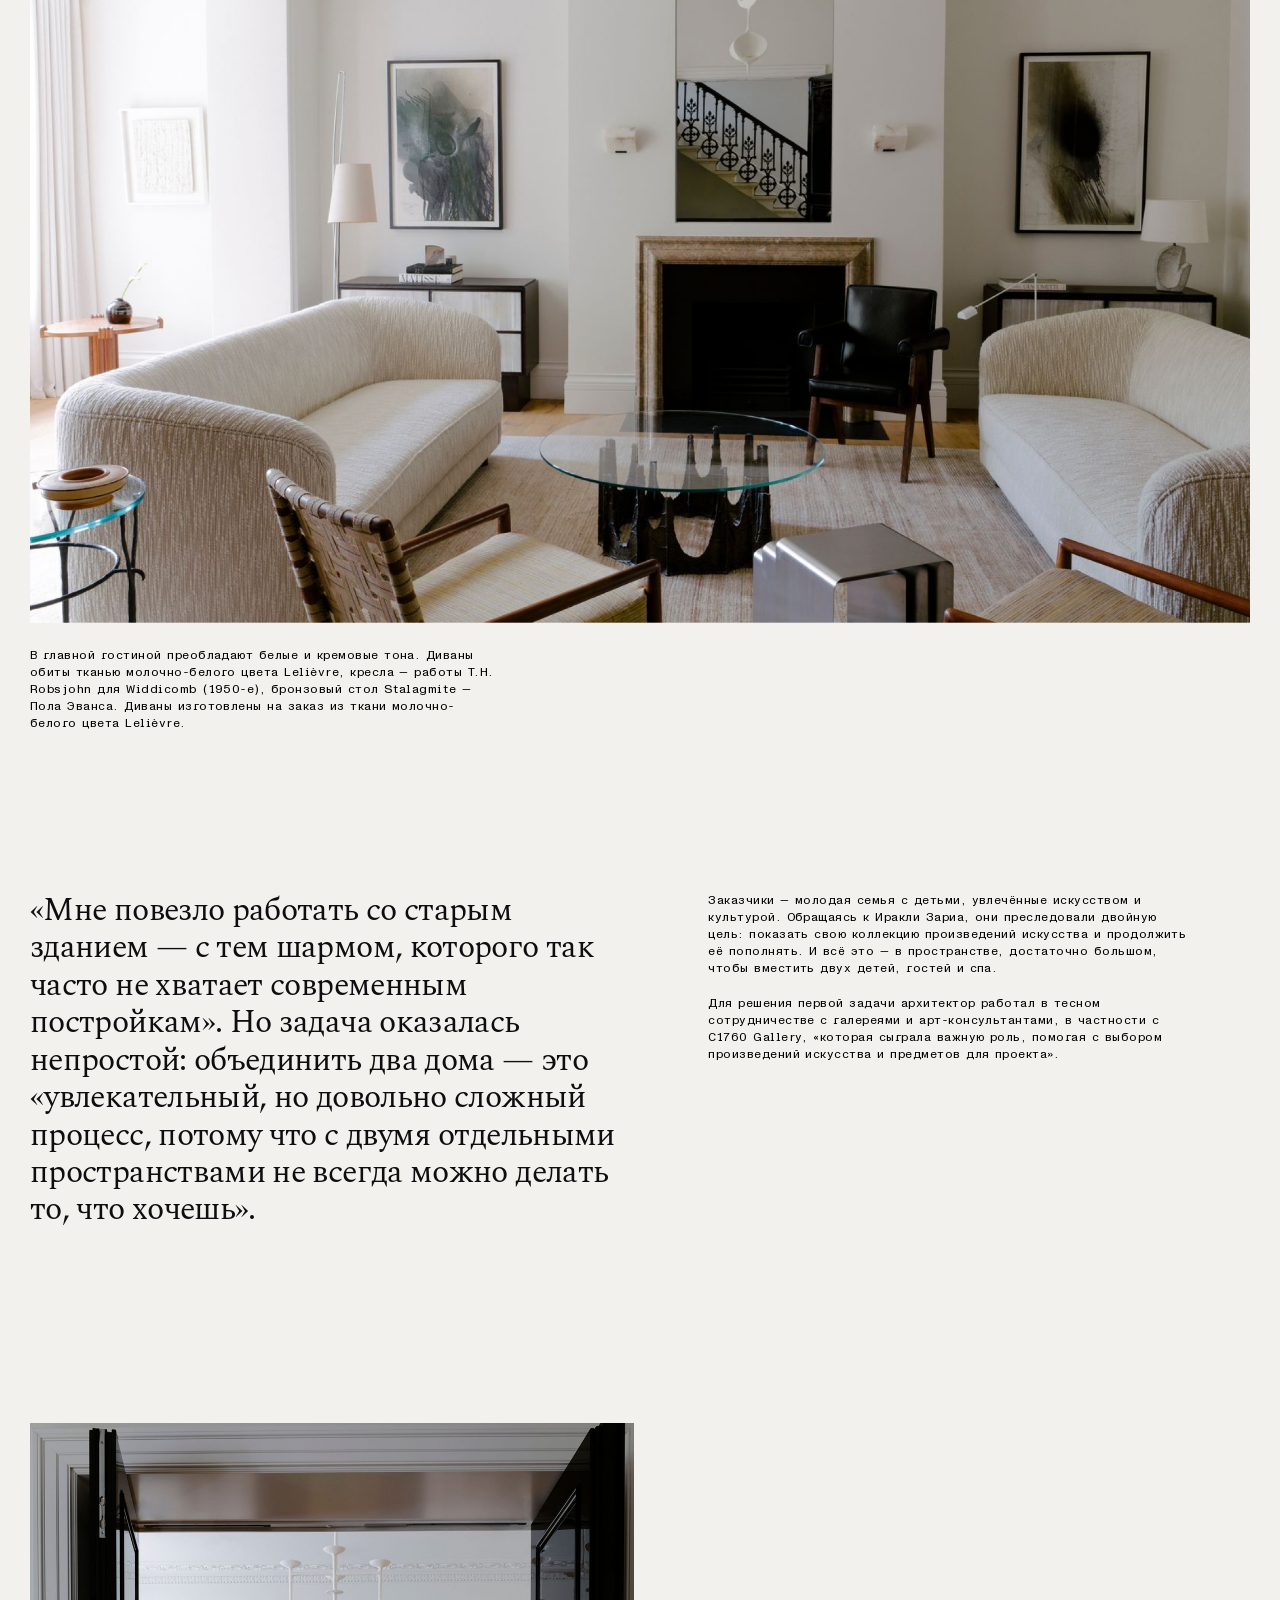
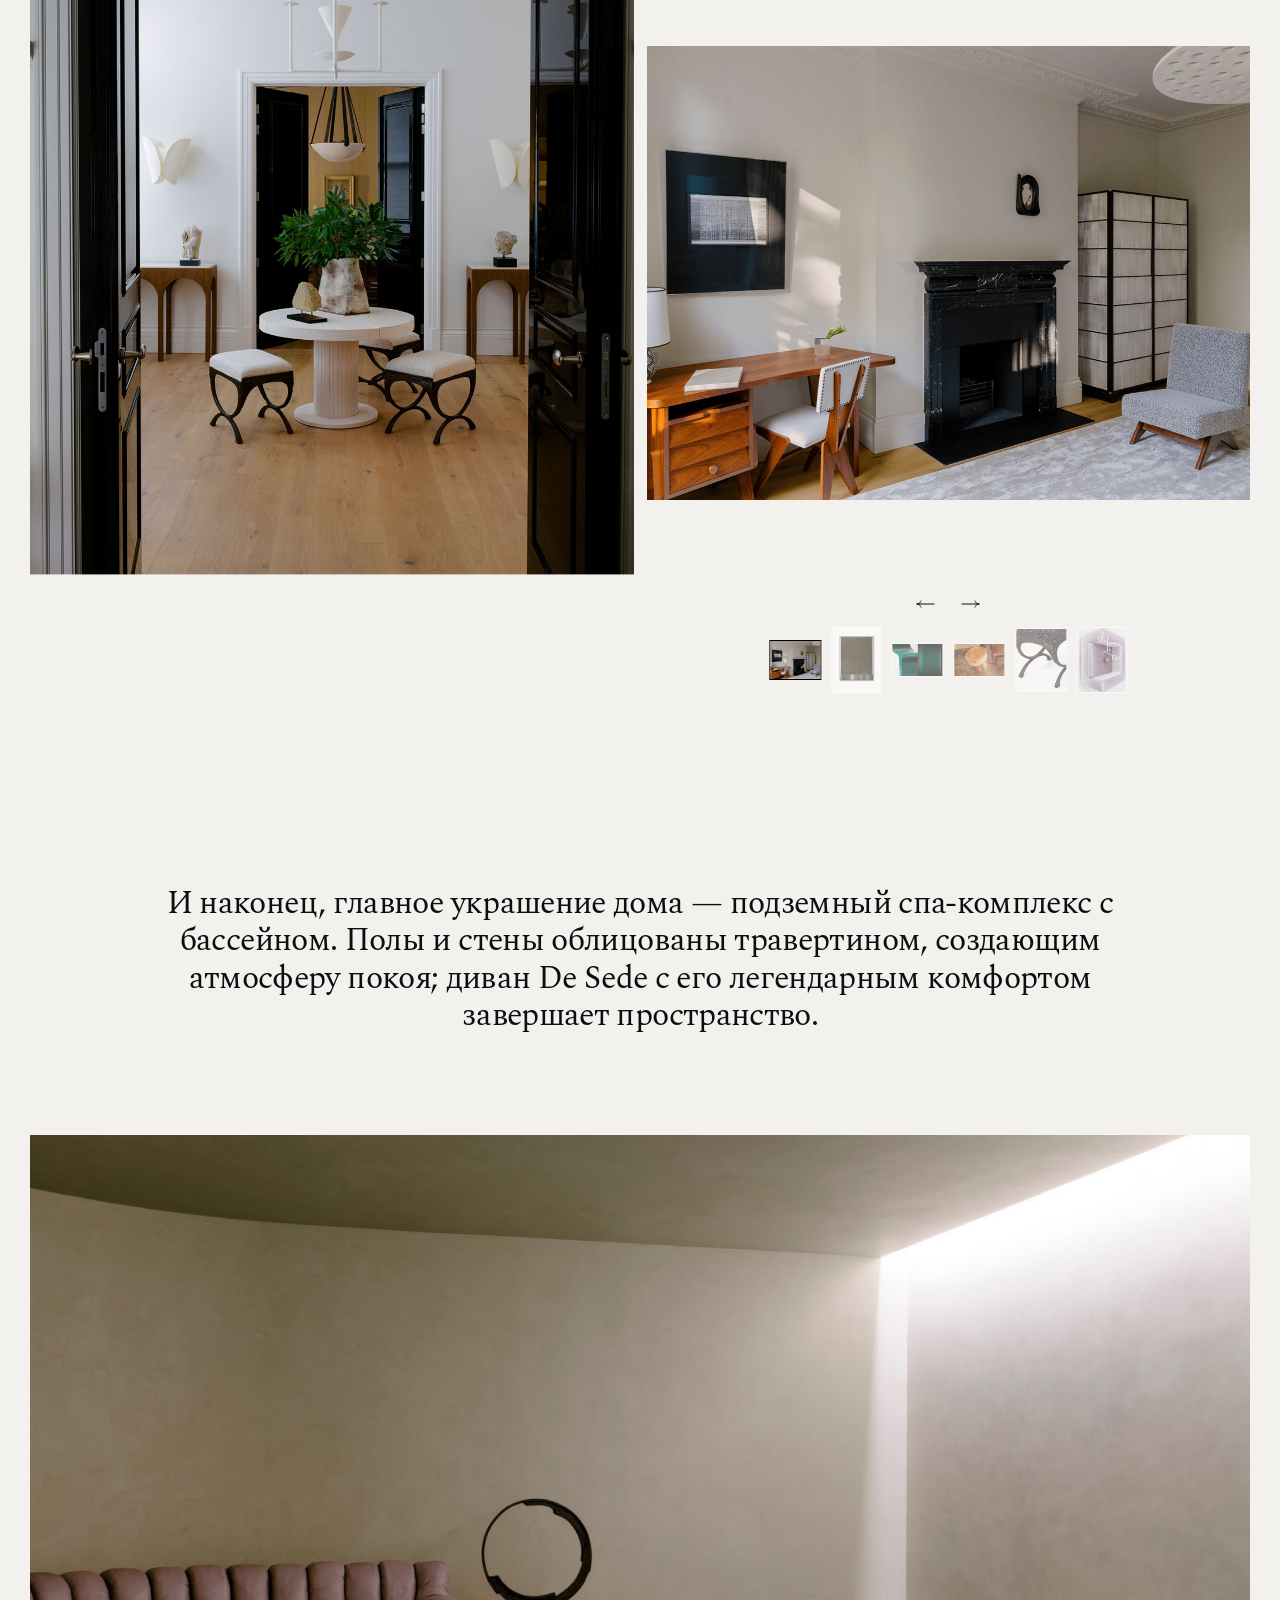
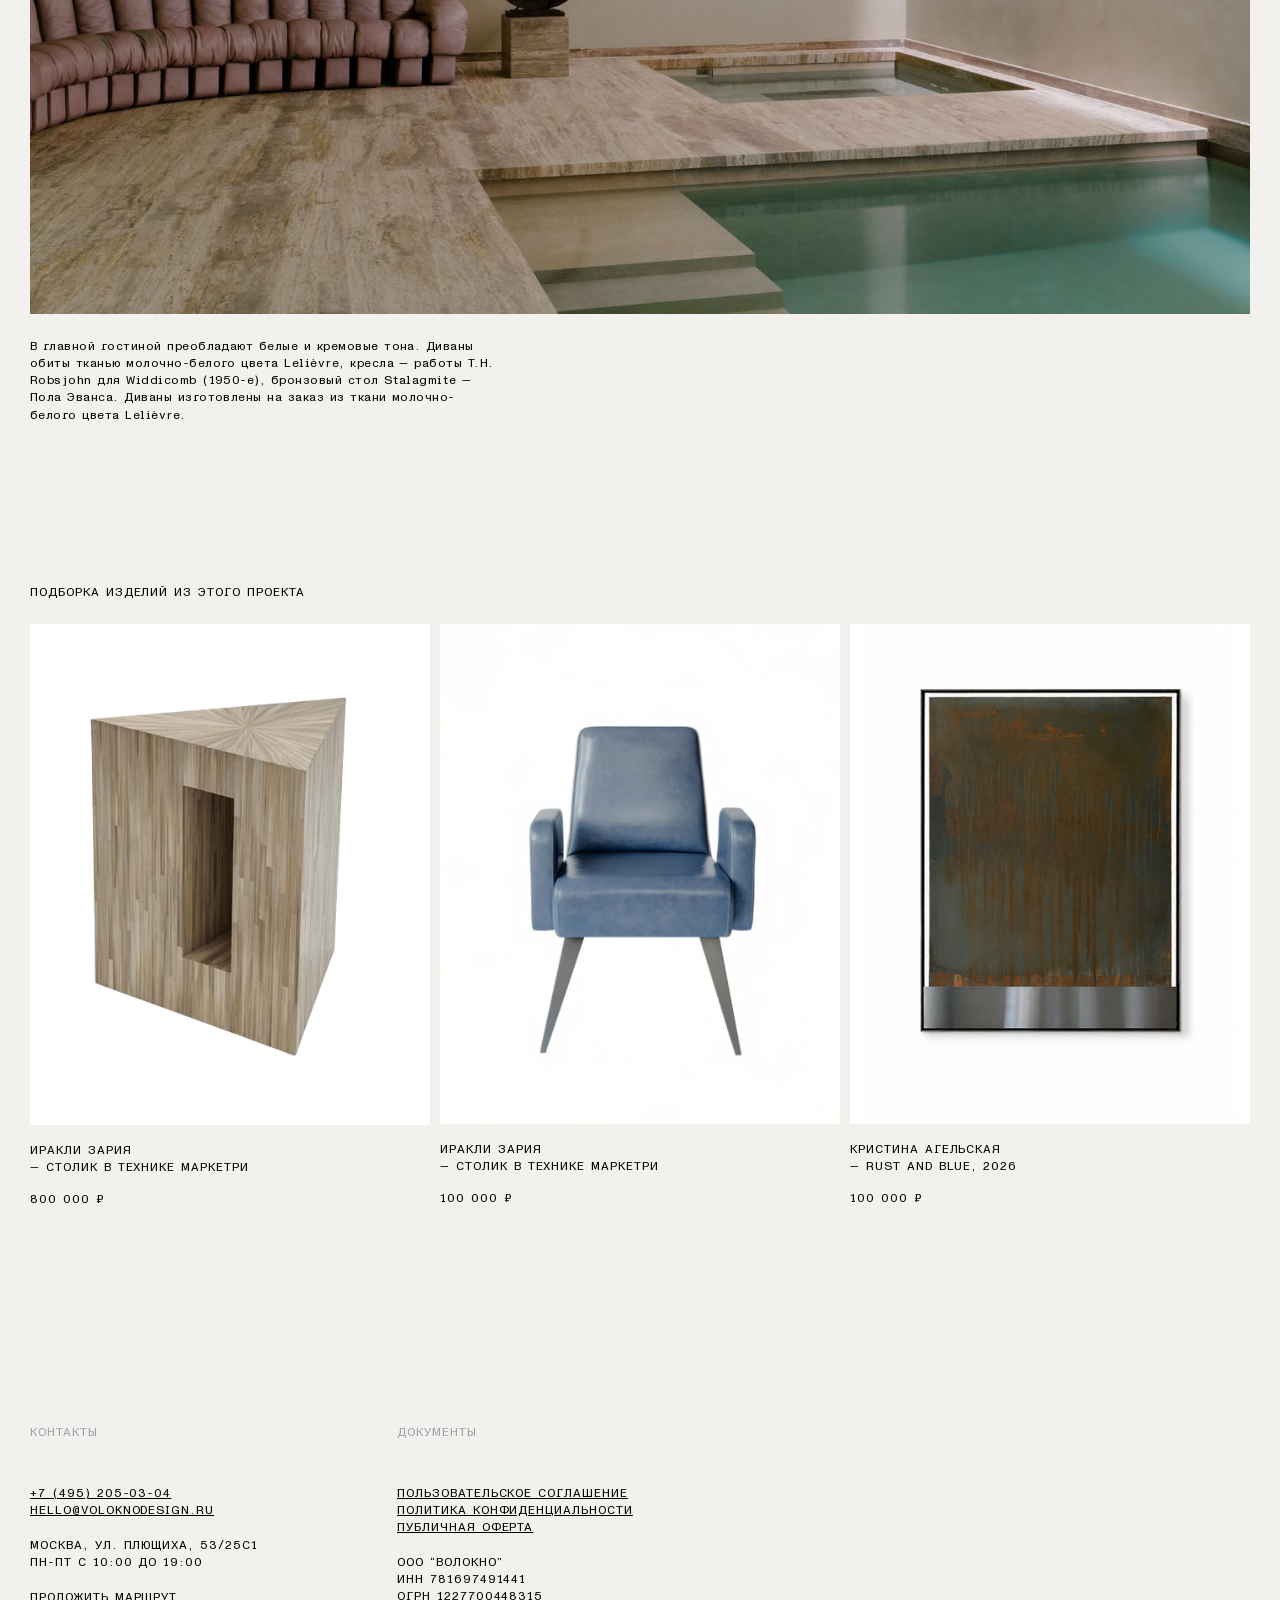
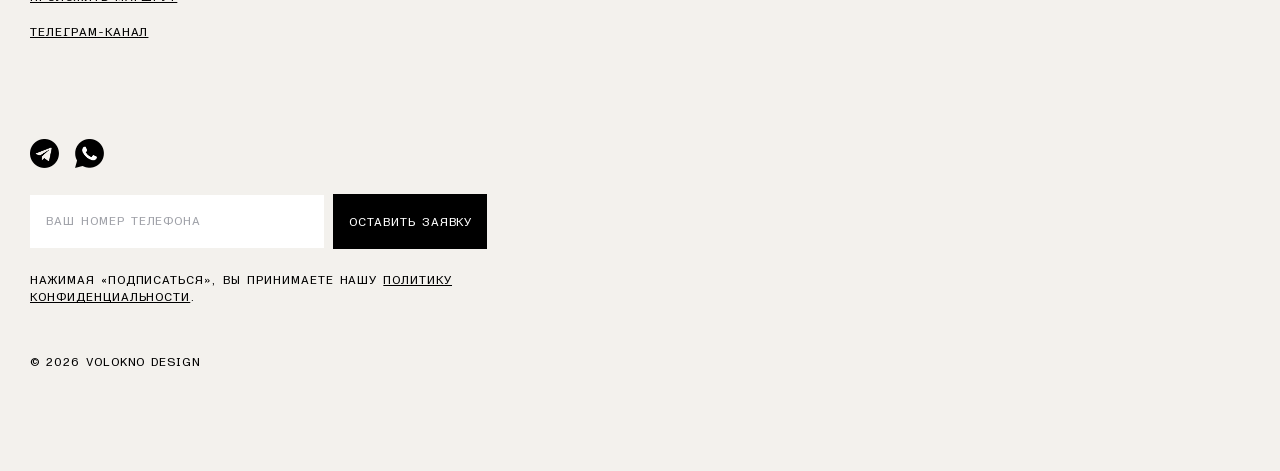
<file: project.html>
<!DOCTYPE html>
<html lang="ru">
<head>
    <meta charset="UTF-8">
    <meta http-equiv="X-UA-Compatible" content="IE=edge">
    <meta name="viewport" content="width=device-width, initial-scale=1.0">
    <title>Проект</title>
    <link rel="stylesheet" href="css/styles.min.css?ver=1.7">
    <script src="js/jquery-3.6.0.min.js" defer></script>
    <script src="js/slick.min.js" defer></script>
    <script src="js/jquery.maskedinput.min.js" defer></script>
    <script src="js/scripts.js?ver=1.7" defer></script>
</head>
<body class="no-logo-mobile">
    <header class="main-header">
        <a class="main-header__logo" href="index.html"></a>
        <div class="main-header__menu">
            <ul>
                <li><a href="catalog.html">каталог</a></li>
                <li><a class="active" href="authors.html">авторы</a></li>
                <li><a href="projects.html">проекты</a></li>
                <li><a href="textile.html">текстиль</a></li>
                <li><a href="news.html">новости</a></li>
                <li><a href="about.html">о нас</a></li>
            </ul>
            <a class="main-header__menu__symbol" href="index.html"></a>
        </div>
        <div class="main-header__mobile-header">
            <a class="main-header__mobile-header__symbol" href="index.html"></a>
            <span class="main-header__mobile-header__burger" data-menu-open="mobile-menu"></span>
        </div>
        <div class="main-header__mobile-menu" data-menu="mobile-menu">
            <div class="main-header__mobile-menu__header">
                <span class="main-header__mobile-menu__header__close" data-menu-close></span>
            </div>
            <div class="main-header__mobile-menu__body">
                <div class="main-header__mobile-menu__body__items">
                    <ul>
                        <li><a href="catalog.html">каталог</a></li>
                        <li><a href="authors.html">авторы</a></li>
                        <li><a href="projects.html">проекты</a></li>
                        <li><a href="textile.html">текстиль</a></li>
                        <li><a href="news.html">новости</a></li>
                        <li><a href="about.html">о нас</a></li>
                    </ul>
                </div>
                <div class="main-header__mobile-menu__body__contacts">
                    <ul class="social-icons social-icons--mobmenu">
                        <li class="social-icons__item social-icons__item--tg"><a href="#" target="_blank"></a></li>
                        <li class="social-icons__item social-icons__item--phone"><a href="#" target="_blank"></a></li>
                    </ul>
                    <p>
                        <a href="tel:+74952050304">+7 (495) 205-03-04</a> <br>
                        <a href="mailto:hello@voloknodesign.ru">hello@voloknodesign.ru</a>
                    </p>
                    <p>
                        Москва, ул. Плющиха, 53 с1<br>
                        пн-пт с 10:00 до 19:00
                    </p>
                    <p>
                        <a href="#">проложить маршрут</a>
                    </p>
                    <p>
                        <a href="">телеграм-канал</a>
                    </p>
                </div>
            </div>
        </div>
    </header>
    <main class="project-page">
        <div class="volblock volblock--image-promo volblock--image-promo-project bg-dark">
            <img src="img/projects_8.jpg" alt="project">
        </div>
        <div class="volblock volblock--text-spaced volblock--text-spaced-with-sub volblock--text-spaced-pagetitle">
            <div class="volblock--text-spaced__title">
                <i>ираклий зария</i>
                <span>Проект двух особняков в Лондоне</span>
            </div>
        </div>
        <div class="volblock volblock--2cols">
            <div class="volblock volblock--text-medium">
                Два викторианских особняка в лондонском Кенсингтоне, объединённые архитектором Ираклием Зария в единое целое — редкий по масштабу проект для города.
            </div>
        </div>
        <div class="volblock volblock--image-with-caption">
            <div class="volblock--image-with-caption__pic">
                <img src="img/projects_4.jpg" alt="project">
            </div>
            <div class="volblock--image-with-caption__text">
                В главной гостиной преобладают белые и кремовые тона. Диваны обиты тканью молочно-белого цвета Lelièvre, кресла — работы T.H. Robsjohn для Widdicomb (1950-е), бронзовый стол Stalagmite — Пола Эванса. Диваны изготовлены на заказ из ткани молочно-белого цвета Lelièvre.
            </div>
        </div>
        <div class="volblock volblock--2cols">
            <div class="volblock volblock--text-medium">
                «Мне повезло работать со старым зданием — с тем шармом, которого так часто не хватает современным постройкам». Но задача оказалась непростой: объединить два дома — это «увлекательный, но довольно сложный процесс, потому что с двумя отдельными пространствами не всегда можно делать то, что хочешь».
            </div>
            <div class="volblock volblock--text-small">
                <p>Заказчики — молодая семья с детьми, увлечённые искусством и культурой. Обращаясь к Иракли Зариа, они преследовали двойную цель: показать свою коллекцию произведений искусства и продолжить её пополнять. И всё это — в пространстве, достаточно большом, чтобы вместить двух детей, гостей и спа. </p>
                <p>Для решения первой задачи архитектор работал в тесном сотрудничестве с галереями и арт-консультантами, в частности с C1760 Gallery, «которая сыграла важную роль, помогая с выбором произведений искусства и предметов для проекта».</p>
            </div>
        </div>
        <div class="volblock volblock--2cols volblock--image-with-caption__pic">
            <div class="volblock volblock--image">
                <img src="img/projects_6.jpg" alt="project">
            </div>
            <div class="vol-slider slider-wrapper slider-wrapper--block">
                <div class="slider-placeholder">
                    <img src="img/projects_7.jpg" alt="Загрузка...">
                </div>
                <div class="block-slider slider-loading">
                    <div class="block-slider__slide" data-thumb="img/projects_7.jpg">
                        <img src="img/projects_7.jpg" alt="main-slider-1">
                    </div>
                    <div class="block-slider__slide" data-thumb="img/slide_2.jpg">
                        <img src="img/slide_2.jpg" alt="main-slider-2">
                    </div>
                    <div class="block-slider__slide" data-thumb="img/slide_3.jpg">
                        <img src="img/slide_3.jpg" alt="main-slider-3">
                    </div>
                    <div class="block-slider__slide" data-thumb="img/slide_4.jpg">
                        <img src="img/slide_4.jpg" alt="main-slider-4">
                    </div>
                    <div class="block-slider__slide" data-thumb="img/slide_5.jpg">
                        <img src="img/slide_5.jpg" alt="main-slider-5">
                    </div>
                    <div class="block-slider__slide" data-thumb="img/slide_6.jpg">
                        <img src="img/slide_6.jpg" alt="main-slider-6">
                    </div>
                </div>
            </div>
        </div>
        <div class="volblock volblock--text-center volblock--text-center-margin">
            <div class="volblock--text-center__main">
                <p>И наконец, главное украшение дома — подземный спа-комплекс с бассейном. Полы и стены облицованы травертином, создающим атмосферу покоя; диван De Sede с его легендарным комфортом завершает пространство.</p>
            </div>
        </div>
        <div class="volblock volblock--image-with-caption">
            <div class="volblock--image-with-caption__pic">
                <img src="img/projects_5.jpg" alt="project">
            </div>
            <div class="volblock--image-with-caption__text">
                В главной гостиной преобладают белые и кремовые тона. Диваны обиты тканью молочно-белого цвета Lelièvre, кресла — работы T.H. Robsjohn для Widdicomb (1950-е), бронзовый стол Stalagmite — Пола Эванса. Диваны изготовлены на заказ из ткани молочно-белого цвета Lelièvre.
            </div>
        </div>
        <div class="volblock volblock--products">
            <div class="volblock--products__title">
                <span>подборка изделий из этого проекта</span>
                <a class="volblock--products__title__link-mobile link padded" href="#">изделия из этого проекта</a>
            </div>
            <div class="products-list products-list--featured featured-slider">
                <div class="products-list__item">
                        <div class="products-list__item__pic">
                            <a href="product.html">
                                <img src="img/product_1.jpg" alt="product">
                            </a>
                        </div>
                        <div class="products-list__item__author">
                            иракли зария 
                        </div>
                        <div class="products-list__item__title">
                            — столик в технике маркетри 
                        </div>
                        <div class="products-list__item__price">
                            800 000 ₽ 
                        </div>
                    </div>
                    <div class="products-list__item">
                        <div class="products-list__item__pic">
                            <a href="product.html">
                                <img src="img/product_2.jpg" alt="product">
                            </a>
                        </div>
                        <div class="products-list__item__author">
                            иракли зария 
                        </div>
                        <div class="products-list__item__title">
                            — столик в технике маркетри 
                        </div>
                        <div class="products-list__item__price">
                            100 000 ₽
                        </div>
                    </div>
                    <div class="products-list__item">
                        <div class="products-list__item__pic">
                            <a href="product.html">
                                <img src="img/product_3.jpg" alt="product">
                            </a>
                        </div>
                        <div class="products-list__item__author">
                            кристина агельская 
                        </div>
                        <div class="products-list__item__title">
                            — rust and blue, 2026
                        </div>
                        <div class="products-list__item__price">
                            100 000 ₽
                        </div>
                    </div>
            </div>
        </div>
    </main>
    <footer class="main-footer">
        <div class="main-footer__blocks">
            <div class="main-footer__block main-footer__block--contacts">
                <div class="main-footer__block__title">
                    Контакты
                </div>
                                <div class="main-footer__block__body">
                    <p>
                        <a href="tel:+74952050304">+7 (495) 205-03-04</a> <br>
                        <a href="mailto:hello@voloknodesign.ru">hello@voloknodesign.ru</a>
                    </p>
                    <p>
                        Москва, ул. Плющиха, 53/25с1 <br>
                        пн-пт с 10:00 до 19:00
                    </p>
                    <p>
                        <a href="#">проложить маршрут</a>
                    </p>
                    <p>
                        <a href="">телеграм-канал</a>
                    </p>
                </div>
            </div>
            <div class="main-footer__block main-footer__block--documents">
                <div class="main-footer__block__title">
                    Документы
                </div>
                <div class="main-footer__block__body">
                    <p>
                        <a href="#">пользовательское соглашение</a> <br>
                        <a href="#">Политика конфиденциальности</a> <br>
                        <a href="#">публичная Оферта</a>
                    </p>
                    <p>
                        ооо “волокно” <br>
                        ИНН 781697491441 <br>
                        ОГРН 1227700448315
                    </p>
                </div>
            </div>
            <div class="main-footer__block main-footer__block--newsletter">
                <div class="main-footer__block__body">
                    <ul class="social-icons">
                        <li class="social-icons__item social-icons__item--tg"><a href="#" target="_blank"></a></li>
                        <li class="social-icons__item social-icons__item--phone"><a href="#" target="_blank"></a></li>
                    </ul>
                    <form class="newsletter-form" action="#">
                        <div class="newsletter-form__fields">
                            <input type="text" name="phone" placeholder="ваш номер телефона">
                            <input type="submit" name="submit" value="оставить заявку">
                        </div>
                        <div class="newsletter-form__consent">
                            Нажимая «Подписаться», вы принимаете нашу <a href="#">Политику конфиденциальности</a>.
                        </div>
                    </form>
                </div>
            </div>
        </div>
        <div class="main-footer__copyright">
            © 2026 volokno design
        </div>
        <div class="cookies-notice hidden">
            <p>На сайте используются куки-файлы. Оставаясь на сайте, вы соглашаетесь с <a href="#">Политикой конфиденциальности</a> и <a href="#">обработки персональных данных</a>.</p>
            <span class="cookies-notice__accept button button--transparent button--bordered">согласен</span>
        </div>
    </footer>
</body>
</html>
</file>
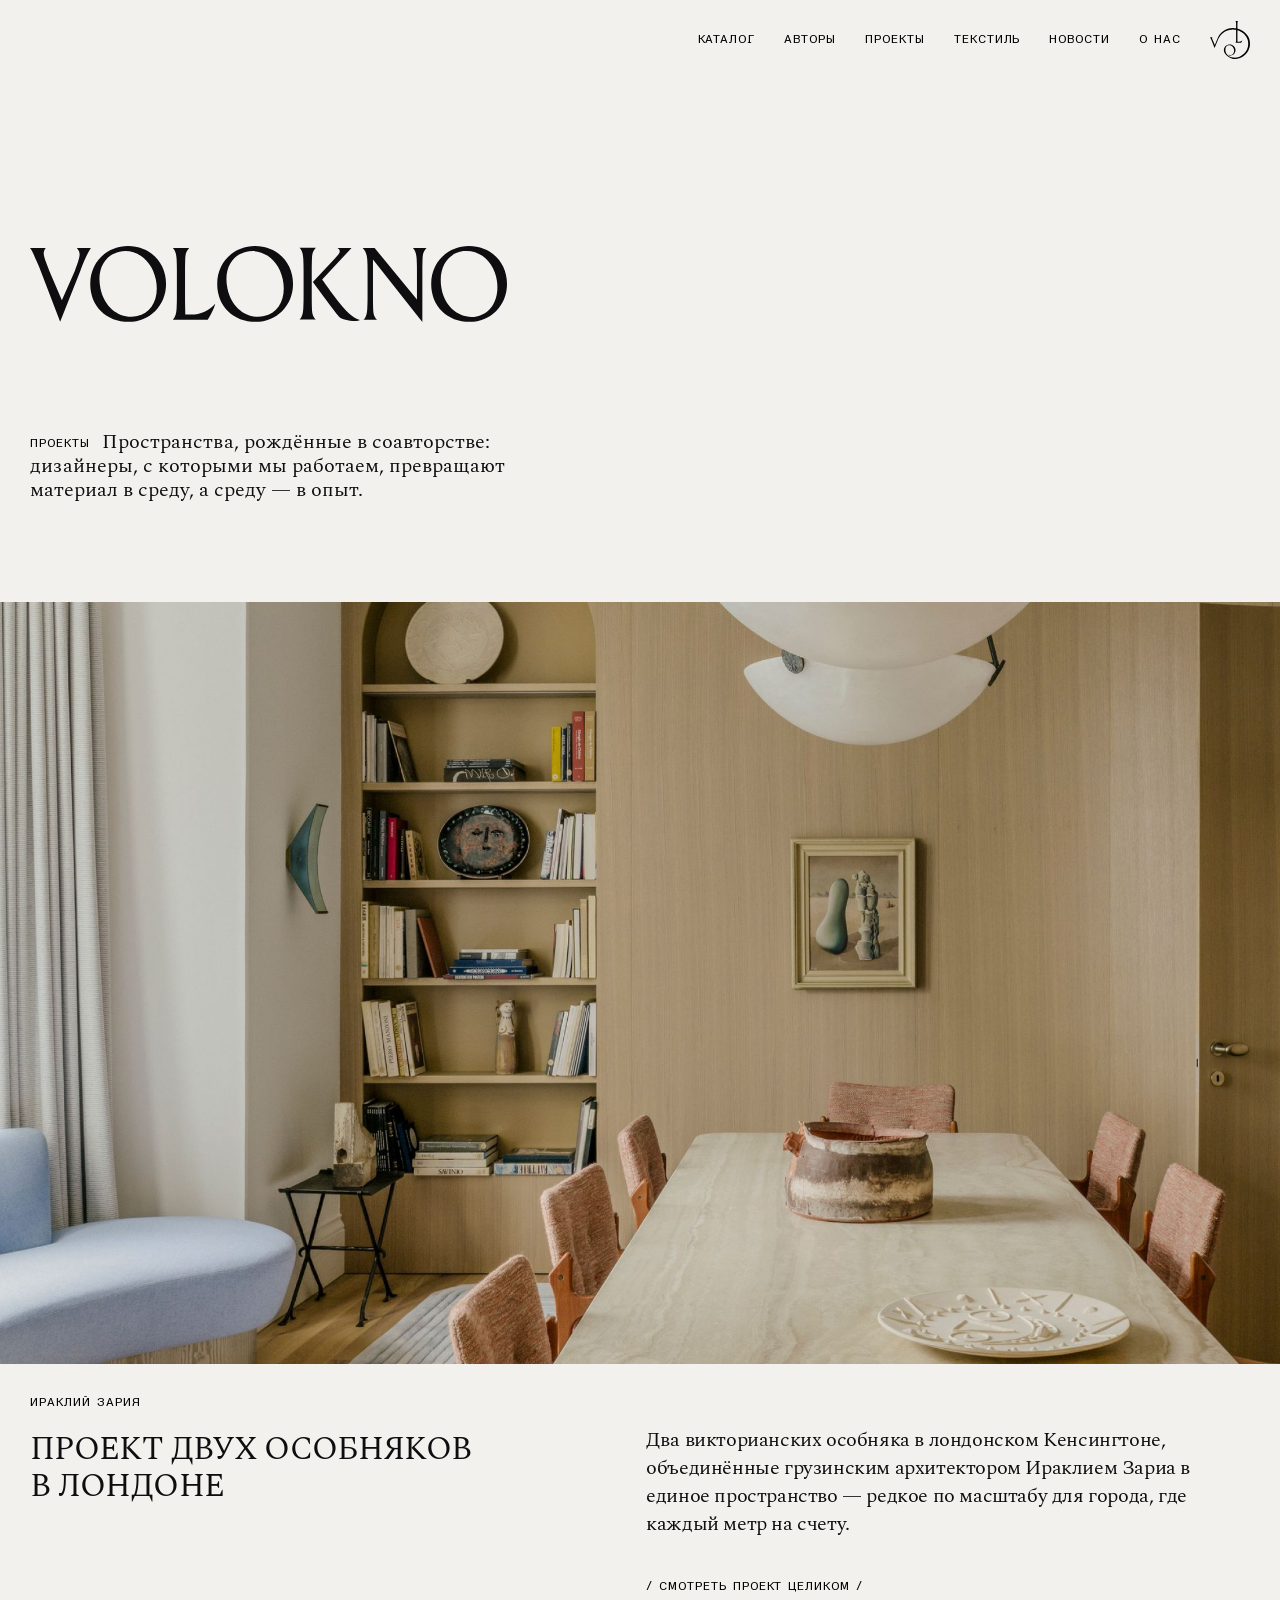
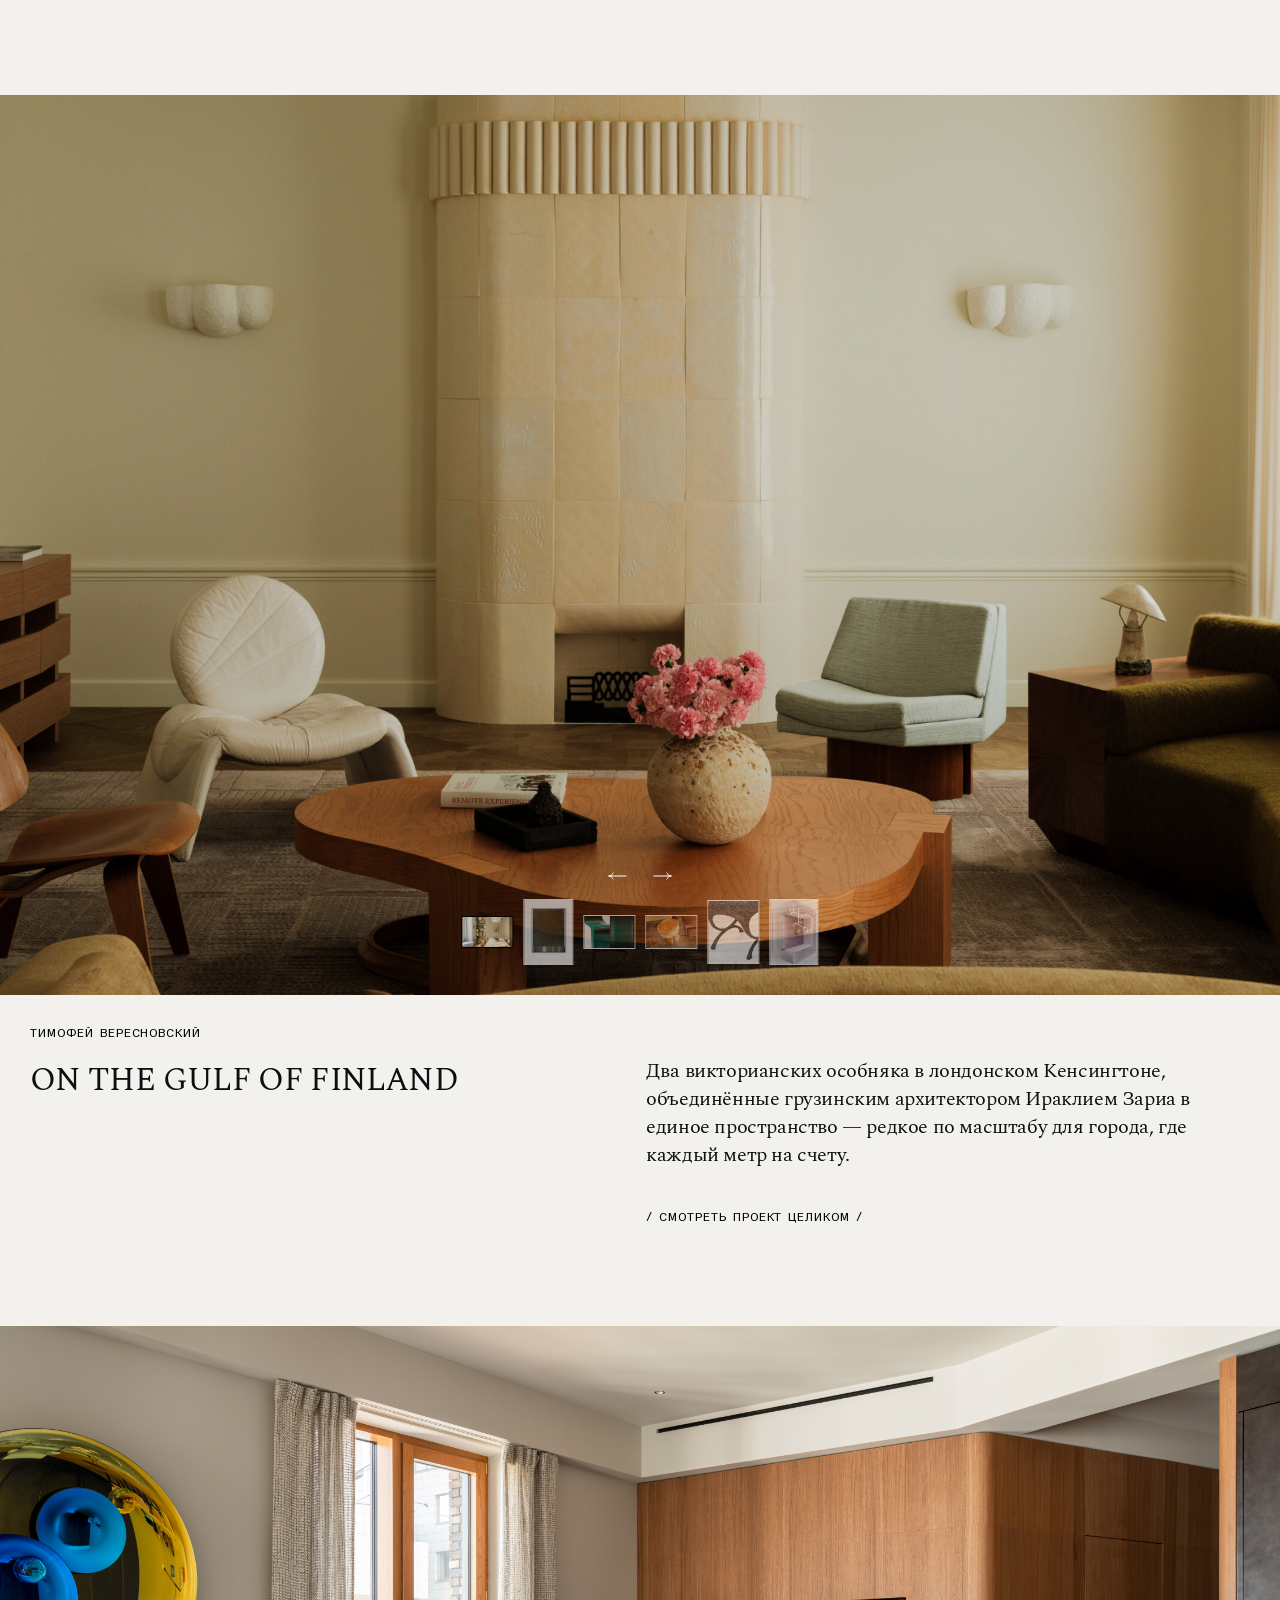
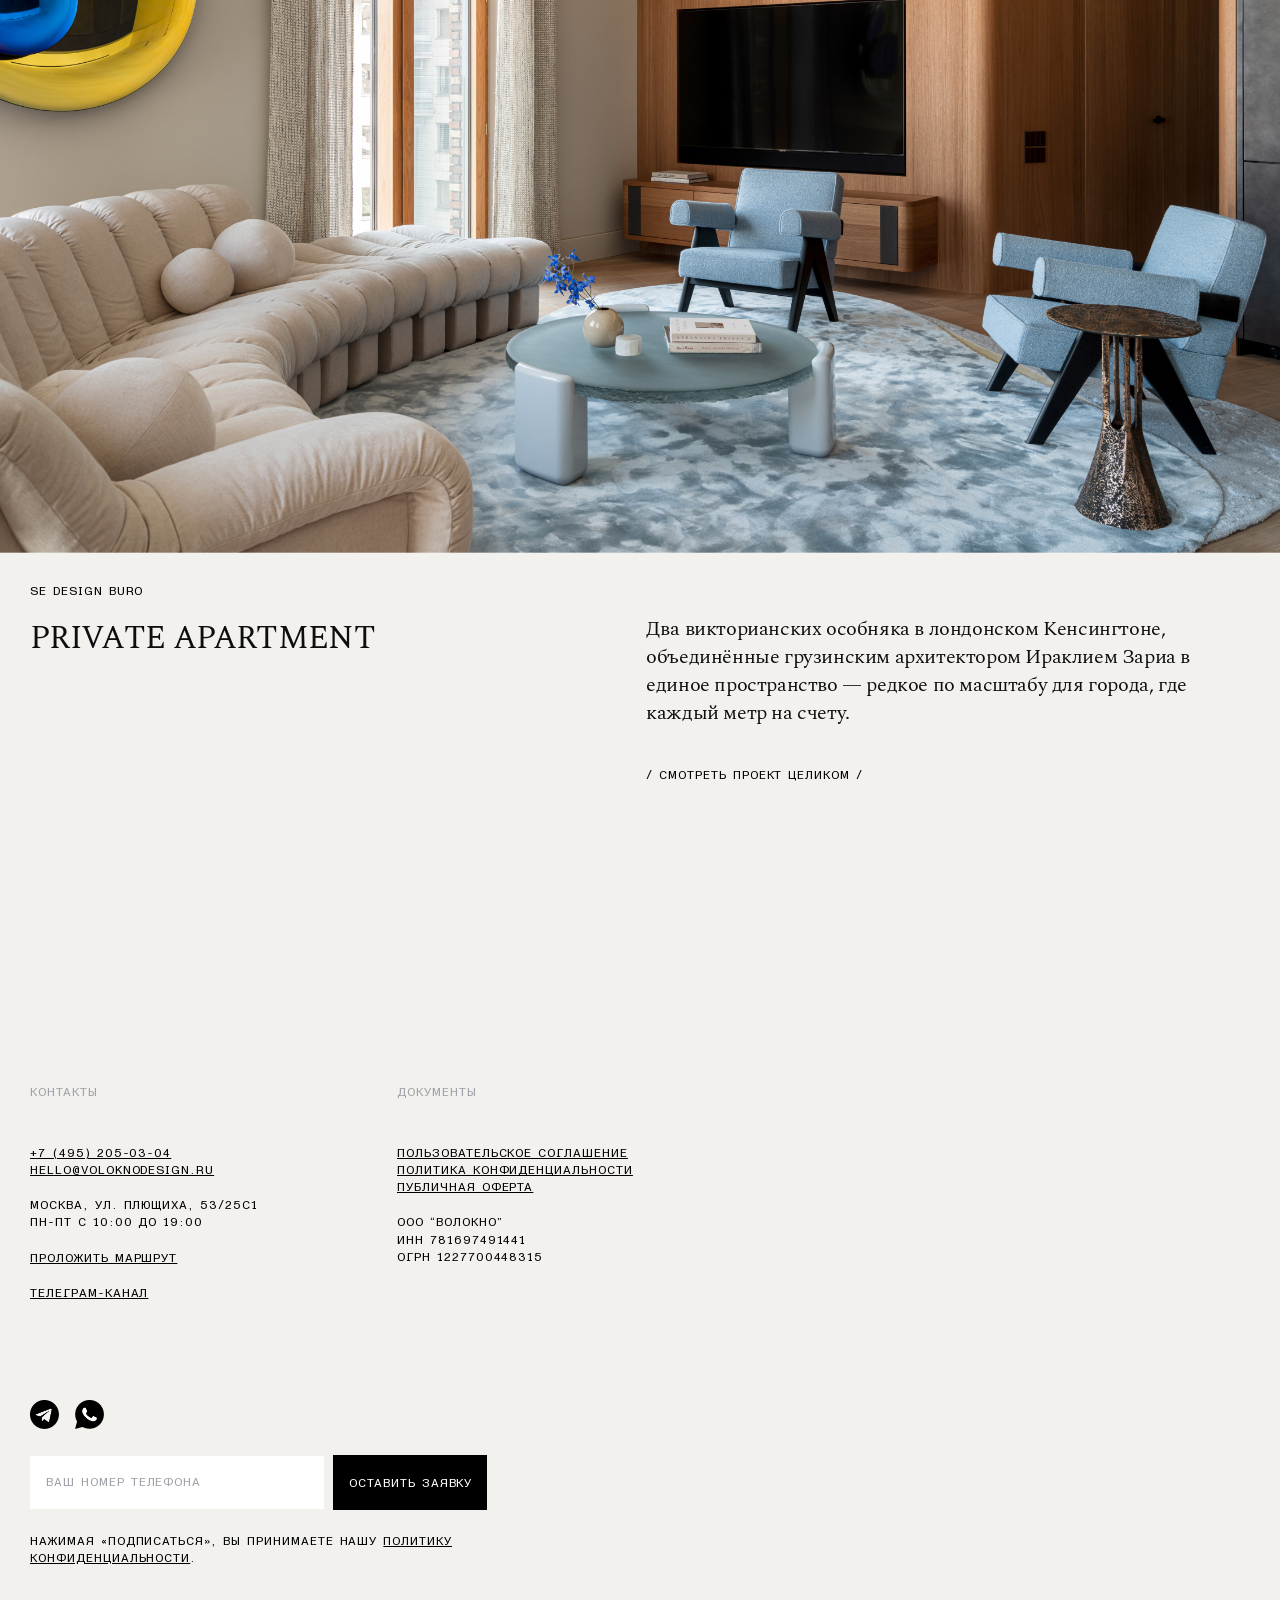
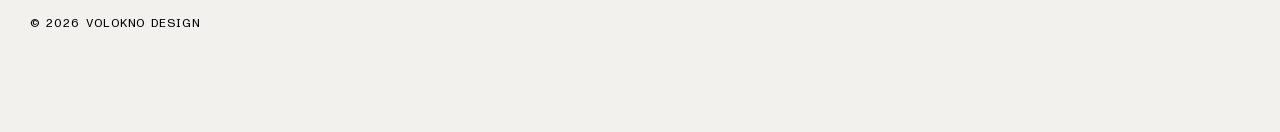
<file: projects.html>
<!DOCTYPE html>
<html lang="ru">
<head>
    <meta charset="UTF-8">
    <meta http-equiv="X-UA-Compatible" content="IE=edge">
    <meta name="viewport" content="width=device-width, initial-scale=1.0">
    <title>Проекты</title>
    <link rel="stylesheet" href="css/styles.min.css?ver=1.7">
    <script src="js/jquery-3.6.0.min.js" defer></script>
    <script src="js/slick.min.js" defer></script>
    <script src="js/jquery.maskedinput.min.js" defer></script>
    <script src="js/scripts.js?ver=1.7" defer></script>
</head>
<body class="top-spaced">
    <header class="main-header">
        <a class="main-header__logo" href="index.html"></a>
        <div class="main-header__menu">
            <ul>
                <li><a href="catalog.html">каталог</a></li>
                <li><a class="active" href="authors.html">авторы</a></li>
                <li><a href="projects.html">проекты</a></li>
                <li><a href="textile.html">текстиль</a></li>
                <li><a href="news.html">новости</a></li>
                <li><a href="about.html">о нас</a></li>
            </ul>
            <a class="main-header__menu__symbol" href="index.html"></a>
        </div>
        <div class="main-header__mobile-header">
            <a class="main-header__mobile-header__symbol" href="index.html"></a>
            <span class="main-header__mobile-header__burger" data-menu-open="mobile-menu"></span>
        </div>
        <div class="main-header__mobile-menu" data-menu="mobile-menu">
            <div class="main-header__mobile-menu__header">
                <span class="main-header__mobile-menu__header__close" data-menu-close></span>
            </div>
            <div class="main-header__mobile-menu__body">
                <div class="main-header__mobile-menu__body__items">
                    <ul>
                        <li><a href="catalog.html">каталог</a></li>
                        <li><a href="authors.html">авторы</a></li>
                        <li><a href="projects.html">проекты</a></li>
                        <li><a href="textile.html">текстиль</a></li>
                        <li><a href="news.html">новости</a></li>
                        <li><a href="about.html">о нас</a></li>
                    </ul>
                </div>
                <div class="main-header__mobile-menu__body__contacts">
                    <ul class="social-icons social-icons--mobmenu">
                        <li class="social-icons__item social-icons__item--tg"><a href="#" target="_blank"></a></li>
                        <li class="social-icons__item social-icons__item--phone"><a href="#" target="_blank"></a></li>
                    </ul>
                    <p>
                        <a href="tel:+74952050304">+7 (495) 205-03-04</a> <br>
                        <a href="mailto:hello@voloknodesign.ru">hello@voloknodesign.ru</a>
                    </p>
                    <p>
                        Москва, ул. Плющиха, 53 с1<br>
                        пн-пт с 10:00 до 19:00
                    </p>
                    <p>
                        <a href="#">проложить маршрут</a>
                    </p>
                    <p>
                        <a href="">телеграм-канал</a>
                    </p>
                </div>
            </div>
        </div>
    </header>
    <main class="projects-page">
        <div class="projects-preview volblock volblock--preview">
            <p><span>проекты</span>Пространства, рождённые в соавторстве: дизайнеры, с которыми мы работаем, превращают материал в среду, а среду — в опыт.</p>
        </div>
        <div class="projects-list">
            <div class="projects-list__item">
                <div class="projects-list__item__pic">
                    <a href="project.html">
                        <img src="img/projects_1.jpg" alt="project">
                    </a>
                </div>
                <div class="projects-list__item__desc volblock--projects__desc volblock volblock--text-spaced volblock--text-spaced-with-sub">
                    <div class="volblock--text-spaced__title">
                        <i>ираклий зария</i>
                        <span>Проект двух особняков в Лондоне</span>
                    </div>
                    <div class="volblock--text-spaced__main volblock--text-spaced__main-md">
                        <p>Два викторианских особняка в лондонском Кенсингтоне, объединённые грузинским архитектором Ираклием Зариа в единое пространство — редкое по масштабу для города, где каждый метр на счету. </p>
                        <div class="volblock--text-spaced__main__link">
                            <a href="project.html" class="link padded-mobile">смотреть проект целиком</a>
                        </div>
                    </div>
                </div>
            </div>
            <div class="projects-list__item">
                <div class="projects-list__item__slider vol-slider volblock--projects__slider slider-wrapper slider-wrapper--inner">
                    <div class="slider-placeholder">
                        <img src="img/projects_2.jpg" alt="Загрузка...">
                    </div>
                    <div class="inner-slider slider-loading">
                        <div class="inner-slider__slide bg-dark" data-thumb="img/author_projects_slide_1.jpg">
                            <img src="img/projects_2.jpg" alt="inner-slider-1">
                        </div>
                        <div class="inner-slider__slide" data-thumb="img/slide_2.jpg">
                            <img src="img/slide_2.jpg" alt="inner-slider-2">
                        </div>
                        <div class="inner-slider__slide" data-thumb="img/slide_3.jpg">
                            <img src="img/slide_3.jpg" alt="inner-slider-3">
                        </div>
                        <div class="inner-slider__slide" data-thumb="img/slide_4.jpg">
                            <img src="img/slide_4.jpg" alt="inner-slider-4">
                        </div>
                        <div class="inner-slider__slide" data-thumb="img/slide_5.jpg">
                            <img src="img/slide_5.jpg" alt="inner-slider-5">
                        </div>
                        <div class="inner-slider__slide" data-thumb="img/slide_6.jpg">
                            <img src="img/slide_6.jpg" alt="inner-slider-6">
                        </div>
                    </div>
                </div>
                <div class="projects-list__item__desc volblock--projects__desc volblock volblock--text-spaced volblock--text-spaced-with-sub">
                    <div class="volblock--text-spaced__title">
                        <i>тимофей вересновский</i>
                        <span>ON THE GULF OF FINLAND</span>
                    </div>
                    <div class="volblock--text-spaced__main volblock--text-spaced__main-md">
                        <p>Два викторианских особняка в лондонском Кенсингтоне, объединённые грузинским архитектором Ираклием Зариа в единое пространство — редкое по масштабу для города, где каждый метр на счету. </p>
                        <div class="volblock--text-spaced__main__link">
                            <a href="project.html" class="link padded-mobile">смотреть проект целиком</a>
                        </div>
                    </div>
                </div>
            </div>
            <div class="projects-list__item">
                <div class="projects-list__item__pic">
                    <a href="project.html">
                        <img src="img/projects_3.jpg" alt="project">
                    </a>
                </div>
                <div class="projects-list__item__desc volblock--projects__desc volblock volblock--text-spaced volblock--text-spaced-with-sub">
                    <div class="volblock--text-spaced__title">
                        <i>SE Design Buro</i>
                        <span>private apartment</span>
                    </div>
                    <div class="volblock--text-spaced__main volblock--text-spaced__main-md">
                        <p>Два викторианских особняка в лондонском Кенсингтоне, объединённые грузинским архитектором Ираклием Зариа в единое пространство — редкое по масштабу для города, где каждый метр на счету. </p>
                        <div class="volblock--text-spaced__main__link">
                            <a href="project.html" class="link padded-mobile">смотреть проект целиком</a>
                        </div>
                    </div>
                </div>
            </div>
        </div>
    </main>
    <footer class="main-footer">
        <div class="main-footer__blocks">
            <div class="main-footer__block main-footer__block--contacts">
                <div class="main-footer__block__title">
                    Контакты
                </div>
                                <div class="main-footer__block__body">
                    <p>
                        <a href="tel:+74952050304">+7 (495) 205-03-04</a> <br>
                        <a href="mailto:hello@voloknodesign.ru">hello@voloknodesign.ru</a>
                    </p>
                    <p>
                        Москва, ул. Плющиха, 53/25с1 <br>
                        пн-пт с 10:00 до 19:00
                    </p>
                    <p>
                        <a href="#">проложить маршрут</a>
                    </p>
                    <p>
                        <a href="">телеграм-канал</a>
                    </p>
                </div>
            </div>
            <div class="main-footer__block main-footer__block--documents">
                <div class="main-footer__block__title">
                    Документы
                </div>
                <div class="main-footer__block__body">
                    <p>
                        <a href="#">пользовательское соглашение</a> <br>
                        <a href="#">Политика конфиденциальности</a> <br>
                        <a href="#">публичная Оферта</a>
                    </p>
                    <p>
                        ооо “волокно” <br>
                        ИНН 781697491441 <br>
                        ОГРН 1227700448315
                    </p>
                </div>
            </div>
            <div class="main-footer__block main-footer__block--newsletter">
                <div class="main-footer__block__body">
                    <ul class="social-icons">
                        <li class="social-icons__item social-icons__item--tg"><a href="#" target="_blank"></a></li>
                        <li class="social-icons__item social-icons__item--phone"><a href="#" target="_blank"></a></li>
                    </ul>
                    <form class="newsletter-form" action="#">
                        <div class="newsletter-form__fields">
                            <input type="text" name="phone" placeholder="ваш номер телефона">
                            <input type="submit" name="submit" value="оставить заявку">
                        </div>
                        <div class="newsletter-form__consent">
                            Нажимая «Подписаться», вы принимаете нашу <a href="#">Политику конфиденциальности</a>.
                        </div>
                    </form>
                </div>
            </div>
        </div>
        <div class="main-footer__copyright">
            © 2026 volokno design
        </div>
        <div class="cookies-notice hidden">
            <p>На сайте используются куки-файлы. Оставаясь на сайте, вы соглашаетесь с <a href="#">Политикой конфиденциальности</a> и <a href="#">обработки персональных данных</a>.</p>
            <span class="cookies-notice__accept button button--transparent button--bordered">согласен</span>
        </div>
    </footer>
</body>
</html>
</file>
<file: css/styles.min.css>
html,body,div,span,applet,object,iframe,h1,h2,h3,h4,h5,h6,p,blockquote,pre,a,abbr,acronym,address,big,cite,code,del,dfn,em,img,ins,kbd,q,s,samp,small,strike,strong,sub,sup,tt,var,b,u,i,center,dl,dt,dd,ol,ul,li,fieldset,form,label,legend,button,table,caption,tbody,tfoot,thead,tr,th,td,article,aside,canvas,details,embed,figure,figcaption,footer,header,hgroup,menu,nav,output,ruby,section,summary,time,mark,audio,video{box-sizing:border-box;margin:0;padding:0;border:0;font-size:100%;font:inherit;vertical-align:top}strong{font-weight:bold}article,aside,details,figcaption,figure,footer,header,hgroup,menu,nav,section{display:block}body{line-height:1}ol,ul{list-style:none}blockquote,q{quotes:none}blockquote:before,blockquote:after,q:before,q:after{content:"";content:none}table{border-collapse:collapse;border-spacing:0}input[type=text],input[type=email],input[type=tel],input[type=password],input[type=number],textarea{box-sizing:border-box;text-indent:0;background:rgba(0,0,0,0);box-shadow:none;border-radius:0;outline:0}button,input[type=submit]{box-sizing:border-box;border:none;border-radius:0;background:rgba(0,0,0,0);cursor:pointer}img{max-width:100%}@font-face{font-family:"Monument Grotesk";src:url("../fonts/ABCMonumentGroteskCyrillicSemiMono-Regular.eot");src:url("../fonts/ABCMonumentGroteskCyrillicSemiMono-Regular.eot?#iefix") format("embedded-opentype"),url("../fonts/ABCMonumentGroteskCyrillicSemiMono-Regular.woff2") format("woff2"),url("../fonts/ABCMonumentGroteskCyrillicSemiMono-Regular.woff") format("woff"),url("../fonts/ABCMonumentGroteskCyrillicSemiMono-Regular.ttf") format("truetype"),url("../fonts/ABCMonumentGroteskCyrillicSemiMono-Regular.svg#ABCMonumentGroteskCyrillicSemiMono-Regular") format("svg");font-weight:normal;font-style:normal;font-display:swap}@font-face{font-family:"Spectral";src:url("../fonts/Spectral-Regular.eot");src:url("../fonts/Spectral-Regular.eot?#iefix") format("embedded-opentype"),url("../fonts/Spectral-Regular.woff2") format("woff2"),url("../fonts/Spectral-Regular.woff") format("woff"),url("../fonts/Spectral-Regular.ttf") format("truetype"),url("../fonts/Spectral-Regular.svg#Spectral-Regular") format("svg");font-weight:normal;font-style:normal;font-display:swap}@keyframes rotate-y{0%{transform:rotateX(0deg)}100%{transform:rotateX(180deg)}}@keyframes minicart-title{0%{transform:rotate(0deg)}50%{transform:rotate(7.75deg)}100%{transform:rotate(0deg)}}@keyframes minicart-title-mobile{0%{transform:rotate(0deg)}50%{transform:rotate(-8.71deg)}100%{transform:rotate(0deg)}}.slick-slider{position:relative;display:block;box-sizing:border-box;-webkit-touch-callout:none;-webkit-user-select:none;-khtml-user-select:none;-moz-user-select:none;-ms-user-select:none;user-select:none;-ms-touch-action:pan-y;touch-action:pan-y;-webkit-tap-highlight-color:rgba(0,0,0,0)}.slick-list{position:relative;overflow:hidden;display:block;margin:0;padding:0}.slick-list:focus{outline:none}.slick-list.dragging{cursor:pointer}.slick-slider .slick-track,.slick-slider .slick-list{-webkit-transform:translate3d(0, 0, 0);-moz-transform:translate3d(0, 0, 0);-ms-transform:translate3d(0, 0, 0);-o-transform:translate3d(0, 0, 0);transform:translate3d(0, 0, 0)}.slick-track{position:relative;left:0;top:0;display:block;margin-left:auto;margin-right:auto}.slick-track:before,.slick-track:after{content:"";display:table}.slick-track:after{clear:both}.slick-loading .slick-track{visibility:hidden}.slick-slide{float:left;height:100%;min-height:1px}[dir=rtl] .slick-slide{float:right}.slick-slide img{display:block}.slick-slide.slick-loading img{display:none}.slick-slide{display:none}.slick-slide.dragging img{pointer-events:none}.slick-initialized .slick-slide{display:block}.slick-loading .slick-slide{visibility:hidden}.slick-vertical .slick-slide{display:block;height:auto;border:1px solid rgba(0,0,0,0)}.slick-arrow.slick-hidden{display:none}.slider-wrapper{position:relative;width:100%;min-height:900px}@media screen and (max-width: 767px){.slider-wrapper{min-height:645px}}.slider-wrapper.slider-wrapper--inner,.slider-wrapper.slider-wrapper--block{min-height:900px}@media screen and (max-width: 767px){.slider-wrapper.slider-wrapper--inner,.slider-wrapper.slider-wrapper--block{min-height:492px}}.slider-placeholder{display:flex;justify-content:center;align-items:center;width:100%;height:100%;background-color:#f3f1ed}@media screen and (max-width: 767px){.slider-placeholder{position:absolute;top:0;left:0;height:645px}}.slider-placeholder img{margin:0 auto;max-height:900px;width:auto;height:auto}@media screen and (max-width: 767px){.slider-placeholder img{object-fit:cover;max-height:645px;height:645px}}.slider-placeholder img.is-horizontal{object-fit:contain;height:100%}@media screen and (min-width: 768px){.slider-placeholder img.is-horizontal{object-fit:cover}}.slider-placeholder img.is-vertical{object-fit:contain}@media screen and (max-width: 767px){.slider-placeholder img.is-vertical{object-fit:cover}}@media screen and (max-width: 767px){.slider-placeholder.slider-placeholder--inner{height:492px}}@media screen and (max-width: 767px){.slider-placeholder.slider-placeholder--inner img{height:492px}}.slider-loading{display:flex !important;flex-direction:row !important;flex-wrap:nowrap !important;overflow:hidden !important}.slider-wrapper:has(.slick-initialized) .slider-placeholder{display:none}.slick-slider{opacity:0;visibility:hidden}.slick-slider:not(.slick-initialized){overflow:hidden;flex-wrap:nowrap;height:900px}@media screen and (max-width: 767px){.slick-slider:not(.slick-initialized){height:645px}}.slick-slider.slick-initialized{opacity:1;visibility:visible;overflow:hidden;height:900px}@media screen and (max-width: 767px){.slick-slider.slick-initialized{height:645px}}.slick-slider.slick-initialized .slick-list,.slick-slider.slick-initialized .slick-track{height:100%}.slick-slider.slick-initialized .slick-slide{position:relative}.slick-slider.slick-initialized .slick-slide img{max-height:900px;width:100%;height:100%;max-width:100%}@media screen and (max-width: 767px){.slick-slider.slick-initialized .slick-slide img{width:100%;max-height:645px;height:645px}}.slick-slider.slick-initialized .slick-slide img.is-horizontal{object-fit:contain}@media screen and (min-width: 768px){.slick-slider.slick-initialized .slick-slide img.is-horizontal{object-fit:cover}}.slick-slider.slick-initialized .slick-slide img.is-vertical{object-fit:contain}@media screen and (max-width: 767px){.slick-slider.slick-initialized .slick-slide img.is-vertical{object-fit:cover}}.slick-slider.inner-slider.slick-initialized{height:900px}@media screen and (max-width: 767px){.slick-slider.inner-slider.slick-initialized{height:492px}}.slick-slider.inner-slider.slick-initialized .slick-slide img{max-height:900px}@media screen and (max-width: 767px){.slick-slider.inner-slider.slick-initialized .slick-slide img{max-height:492px;height:492px}}.slick-arrow{position:absolute;bottom:104px;left:50%;z-index:10;display:block;width:30px;height:30px;padding:0;line-height:30px;border:none;background-color:rgba(0,0,0,0);cursor:pointer}@media screen and (max-width: 767px){.slick-arrow{display:none !important}}.slick-arrow.slick-prev{transform:translateX(calc(-100% - 7.5px));background-image:url("../img/slider_arrow_left.svg")}.slick-arrow.slick-next{transform:translateX(7.5px);background-image:url("../img/slider_arrow_right.svg")}.inner-slider.dark-bg .slick-arrow.slick-prev,.block-slider.dark-bg .slick-arrow.slick-prev{background-image:url("../img/slider_arrow_left_white.svg")}.inner-slider.dark-bg .slick-arrow.slick-next,.block-slider.dark-bg .slick-arrow.slick-next{background-image:url("../img/slider_arrow_right_white.svg")}.slick-dots{position:absolute;left:50%;bottom:30px;z-index:10;display:flex;justify-content:center;align-items:center;gap:10px;transform:translateX(-50%)}@media screen and (max-width: 767px){.slick-dots{gap:7.5px;bottom:15px}}.slick-dots li{border:1px solid #fff;opacity:.6;transition:all ease .3s}.slick-dots li.slick-active{border-color:#000;opacity:1}.slick-dots li:only-child{display:none}.slick-dots li{cursor:pointer}.slick-dots li img{max-height:64px;max-width:50px;height:auto;width:auto}@media screen and (max-width: 767px){.slick-dots li img{max-height:47px;max-width:37px}}.block-slider.slick-slider.slick-initialized{height:900px}@media screen and (max-width: 767px){.block-slider.slick-slider.slick-initialized{height:492px}}.block-slider.slick-slider.slick-initialized .slick-slide img{max-height:900px}@media screen and (max-width: 767px){.block-slider.slick-slider.slick-initialized .slick-slide img{max-height:492px}}.block-slider.slick-slider.slick-initialized .slick-arrow.slick-prev{background-image:url("../img/slider_arrow_left.svg")}.block-slider.slick-slider.slick-initialized .slick-arrow.slick-next{background-image:url("../img/slider_arrow_right.svg")}.volblock--2cols .block-slider.slick-slider.slick-initialized .slick-slide img.is-horizontal{object-fit:contain;height:100%}@media screen and (min-width: 768px){.volblock--2cols .block-slider.slick-slider.slick-initialized .slick-slide img.is-horizontal{object-fit:contain}}.volblock--2cols .block-slider.slick-slider.slick-initialized .slick-slide img.is-vertical{object-fit:contain}@media screen and (max-width: 767px){.volblock--2cols .block-slider.slick-slider.slick-initialized .slick-slide img.is-vertical{object-fit:cover}}.authors-slider.slick-slider.slick-initialized{height:auto}.authors-slider.slick-slider .slick-arrow{left:-2px;bottom:0px}.authors-slider.slick-slider .slick-arrow.slick-prev{transform:none}.authors-slider.slick-slider .slick-arrow.slick-next{transform:translateX(45px)}.brands-slider.slick-slider.slick-initialized{height:auto}.brands-slider.slick-slider.slick-initialized .slick-track{display:flex;justify-content:start;align-items:center;gap:37px}.brands-slider.slick-slider.slick-initialized .slick-slide img{object-fit:contain;max-height:70px;height:auto}@media screen and (max-width: 767px){.brands-slider.slick-slider.slick-initialized .slick-slide img{max-width:113px;max-height:52px}}.featured-slider.slick-slider.slick-initialized{height:auto}.featured-slider.slick-slider.slick-initialized .slick-list{padding-right:10px}.featured-slider.slick-slider.slick-initialized .slick-slide{padding:0 10px 0;padding-left:0px}.featured-slider.slick-slider.slick-initialized .slick-slide img{object-fit:inherit;max-height:442px;width:100%;height:auto}.news-slider.slick-slider.slick-initialized{height:auto}.news-slider.slick-slider.slick-initialized .slick-list{padding-right:10px}.news-slider.slick-slider.slick-initialized .slick-slide{padding:0 10px 0;padding-left:0px}.news-slider.slick-slider.slick-initialized .slick-slide img{object-fit:cover;max-height:442px;width:100%;height:442px}.featured-slider.slick-slider,.news-slider.slick-slider,.featured-slider.slick-slider .slick-list,.news-slider.slick-slider .slick-list,.featured-slider.slick-slider .slick-track,.news-slider.slick-slider .slick-track,.featured-slider.slick-slider .slick-slide,.news-slider.slick-slider .slick-slide{-webkit-backface-visibility:hidden;backface-visibility:hidden;-webkit-perspective:1000px;perspective:1000px;-webkit-transform:translate3d(0, 0, 0);transform:translate3d(0, 0, 0)}html{height:calc(var(--vh, 1vh)*100)}body{position:relative;height:100%;min-width:300px;font-family:"Spectral",Garamond,serif;font-weight:normal;font-size:20px;color:#0e0e10;line-height:120%;background-color:#f3f1ed;-webkit-font-smoothing:antialiased;-moz-osx-font-smoothing:grayscale;text-rendering:optimizeLegibility}body.body-fixed{overflow:hidden;width:100%;height:100%}main,footer{clear:both}main{min-height:850px;margin-bottom:200px}@media screen and (max-width: 767px){main{margin-bottom:100px}}h1,h2,h3{font-size:32px;line-height:117%;letter-spacing:-0.02em}@media screen and (max-width: 767px){h1,h2,h3{font-size:20px;line-height:120%}}a{color:inherit;text-decoration:underline;transition:all ease .3s}a:hover{text-decoration:none}a:active{text-decoration:none;opacity:.5}.link{font-family:"Monument Grotesk",Arial,sans-serif;font-weight:normal;font-size:12px;color:#000;line-height:142%;letter-spacing:.08em;text-transform:uppercase}@media screen and (max-width: 767px){.link{font-size:10px;letter-spacing:.1em}}.link{text-decoration:none;transition:all ease .3s}.link:before{content:"/ ";transition:all ease .3s}.link:after{content:" /";transition:all ease .3s}.link:hover:before,.link:hover:after{opacity:0}.link:active{opacity:.5}.link:active:before,.link:active:after{opacity:0}.link.padded{display:inline-block;padding:5px 5px}@media screen and (max-width: 767px){.link.padded{padding:6px 5px}}.link.padded-desktop{display:inline-block}@media screen and (min-width: 768px){.link.padded-desktop{padding:5px 5px}}.link.padded-mobile{display:inline-block}@media screen and (max-width: 767px){.link.padded-mobile{padding:6px 5px}}input[type=text],input[type=email],input[type=tel],input[type=password],input[type=number]{height:53px;padding:0 15px;color:#0e0e10;line-height:53px;border:1px solid rgba(0,0,0,0);background-color:#fff;transition:all ease .3s}@media screen and (max-width: 767px){input[type=text],input[type=email],input[type=tel],input[type=password],input[type=number]{height:50px;line-height:50px}}input[type=text]::placeholder,input[type=text]::-webkit-input-placeholder,input[type=email]::placeholder,input[type=email]::-webkit-input-placeholder,input[type=tel]::placeholder,input[type=tel]::-webkit-input-placeholder,input[type=password]::placeholder,input[type=password]::-webkit-input-placeholder,input[type=number]::placeholder,input[type=number]::-webkit-input-placeholder{color:#a0a2a9;opacity:1}input[type=text]:focus,input[type=email]:focus,input[type=tel]:focus,input[type=password]:focus,input[type=number]:focus{border-color:#0e0e10}input[type=text].error,input[type=email].error,input[type=tel].error,input[type=password].error,input[type=number].error{color:#a63838;border-color:#a63838}input,select,textarea,button,.button{font-family:"Monument Grotesk",Arial,sans-serif;font-weight:normal;font-size:12px;color:#000;line-height:142%;letter-spacing:.08em;text-transform:uppercase}@media screen and (max-width: 767px){input,select,textarea,button,.button{font-size:10px;letter-spacing:.1em}}input,select,textarea,button,.button{outline:none}textarea{height:auto;resize:none}input[type=checkbox],input[type=radio],label{margin:0;cursor:pointer}input[type=checkbox]{display:none}input[type=checkbox]+i{display:block;width:14px;height:14px;margin-right:10px;cursor:pointer;background-repeat:no-repeat;background-position:center center;background-size:auto;background-image:url("../img/checkbox_empty.svg")}input[type=checkbox]:checked+i{background-image:url("../img/checkbox_full.svg")}input[type=submit],button,.button{display:inline-block;height:55px;padding:0 30px;line-height:55px;color:#fff;border:1px solid rgba(0,0,0,0);background-color:#000;cursor:pointer;transition:all ease .3s}@media screen and (max-width: 767px){input[type=submit],button,.button{height:50px;line-height:50px}}input[type=submit]:hover,button:hover,.button:hover{background-color:#1e1d1f}input[type=submit]:active,button:active,.button:active{background-color:#2c2b2e}input[type=submit].button--white,button.button--white,.button.button--white{color:#000;background-color:#fff}input[type=submit].button--white:hover,button.button--white:hover,.button.button--white:hover{background-color:#ebeae8}input[type=submit].button--white:active,button.button--white:active,.button.button--white:active{background-color:#dbd9d6}input[type=submit].button--transparent,button.button--transparent,.button.button--transparent{color:#0e0e10;background-color:rgba(0,0,0,0)}input[type=submit].button--transparent:hover,button.button--transparent:hover,.button.button--transparent:hover{background-color:rgba(14,14,16,.06)}input[type=submit].button--transparent:active,button.button--transparent:active,.button.button--transparent:active{background-color:rgba(14,14,16,.12)}input[type=submit].button--bordered,button.button--bordered,.button.button--bordered{border-color:#000}input::-webkit-outer-spin-button,input::-webkit-inner-spin-button{-webkit-appearance:none}label[for]{display:block;margin-bottom:7px;color:#0e0e10;letter-spacing:.05em;opacity:.6}label[for]+input,label[for]+select,label[for]+textarea{width:100%;margin-bottom:30px}@media screen and (max-width: 767px){.hidden-mobile{display:none !important}}.hidden-desktop{display:none !important}@media screen and (max-width: 767px){.hidden-desktop{display:inherit !important}}.hidden{display:none !important}.invisible{opacity:0;visibility:hidden}.highlighted{color:#e9b910}.loading{position:relative}.loading:after{content:"";display:block;position:absolute;top:0;left:0;width:100%;height:100%;z-index:1000;background:hsla(0,0%,100%,.7)}.main-header{position:absolute;top:0;left:0;z-index:100;width:100%;padding:21px 30px 0}.main-header .main-header__logo{position:absolute;top:246px;left:30px;display:block;width:477px;height:76px;background-repeat:no-repeat;background-position:center center;background-size:contain;background-image:url("../img/logo_black.svg")}@media screen and (max-width: 767px){.main-header .main-header__logo{top:265px;left:20px;width:250px;height:40px}}.main-header .main-header__menu{position:relative;font-family:"Monument Grotesk",Arial,sans-serif;font-weight:normal;font-size:12px;color:#000;line-height:142%;letter-spacing:.08em;text-transform:uppercase}@media screen and (max-width: 767px){.main-header .main-header__menu{font-size:10px;letter-spacing:.1em}}@media screen and (max-width: 767px){.main-header .main-header__menu{display:none}}.main-header .main-header__menu ul{display:flex;justify-content:end;align-items:end;gap:29px;padding:10px 69px 0 0}.main-header .main-header__menu ul li a{text-decoration:none;border-bottom:1px solid rgba(0,0,0,0)}.main-header .main-header__menu ul li a:hover{border-color:#000}.main-header .main-header__menu .main-header__menu__symbol{position:absolute;top:0;right:0;display:block;width:40px;height:38px;background-repeat:no-repeat;background-position:center center;background-size:auto;background-image:url("../img/symbol_black.svg")}.main-header .main-header__mobile-header{position:absolute;top:59px;left:10px;display:flex;justify-content:space-between;align-items:center;width:calc(100% - 20px);padding:8px 10px;transition:all ease .3s}@media screen and (min-width: 768px){.main-header .main-header__mobile-header{display:none}}.main-header .main-header__mobile-header .main-header__mobile-header__symbol{width:34px;height:32px;background-repeat:no-repeat;background-position:center center;background-size:auto;background-image:url("../img/symbol_mob_black.svg")}.main-header .main-header__mobile-header .main-header__mobile-header__burger{width:38px;height:38px;background-repeat:no-repeat;background-position:center center;background-size:auto;background-image:url("../img/mobmenu_black.svg");cursor:pointer}.main-header .main-header__mobile-menu{position:fixed;top:0;left:0;width:100%;height:100%;background:#fff;z-index:300;opacity:0;visibility:hidden;transform:translateY(20px);transition:opacity .3s ease,visibility .3s ease,transform .3s ease}.main-header .main-header__mobile-menu.is-open{opacity:1;visibility:visible;transform:translateY(0)}@media screen and (min-width: 768px){.main-header .main-header__mobile-menu{display:none}}.main-header .main-header__mobile-menu .main-header__mobile-menu__header{position:relative;display:flex;justify-content:space-between;align-items:center;padding:5px 12px 5px 10px}.main-header .main-header__mobile-menu .main-header__mobile-menu__header .main-header__mobile-menu__header__symbol{width:34px;height:32px;background-repeat:no-repeat;background-position:center center;background-size:auto;background-image:url("../img/symbol_mob_black.svg")}.main-header .main-header__mobile-menu .main-header__mobile-menu__header .main-header__mobile-menu__header__close{width:38px;height:38px;background-repeat:no-repeat;background-position:center center;background-size:auto;background-image:url("../img/mobmenu_close.svg");cursor:pointer}.main-header .main-header__mobile-menu .main-header__mobile-menu__body{display:flex;justify-content:space-between;align-items:center;flex-direction:column;height:calc(100% - 48px);gap:50px;font-family:"Monument Grotesk",Arial,sans-serif;font-weight:normal;font-size:12px;color:#000;line-height:142%;letter-spacing:.08em;text-transform:uppercase}@media screen and (max-width: 767px){.main-header .main-header__mobile-menu .main-header__mobile-menu__body{font-size:10px;letter-spacing:.1em}}@media screen and (max-width: 767px){.main-header .main-header__mobile-menu .main-header__mobile-menu__body{font-size:12px;letter-spacing:.08em}}.main-header .main-header__mobile-menu .main-header__mobile-menu__body .main-header__mobile-menu__body__items{margin-top:42px;text-align:center}.main-header .main-header__mobile-menu .main-header__mobile-menu__body .main-header__mobile-menu__body__items ul li{margin-bottom:10px}.main-header .main-header__mobile-menu .main-header__mobile-menu__body .main-header__mobile-menu__body__items ul li a{text-decoration:none}.main-header .main-header__mobile-menu .main-header__mobile-menu__body .main-header__mobile-menu__body__contacts{max-width:220px;margin-bottom:24px;text-align:center}.main-header .main-header__mobile-menu .main-header__mobile-menu__body .main-header__mobile-menu__body__contacts p{margin-bottom:1.4em}.main-header .main-header__mobile-menu .main-header__mobile-menu__body .main-header__mobile-menu__body__contacts p:last-child{margin-bottom:0}.main-footer{padding:0 30px 100px;font-family:"Monument Grotesk",Arial,sans-serif;font-weight:normal;font-size:12px;color:#000;line-height:142%;letter-spacing:.08em;text-transform:uppercase}@media screen and (max-width: 767px){.main-footer{font-size:10px;letter-spacing:.1em}}@media screen and (max-width: 767px){.main-footer{position:relative;padding:32px 20px 30px;color:#fff;background-color:#000}.main-footer:after{content:"";position:absolute;top:241px;right:47px;width:130px;height:258px;background-repeat:no-repeat;background-position:center center;background-size:auto;background-image:url("../img/symbol_footer.svg")}}.main-footer .main-footer__blocks{display:flex;justify-content:start;align-items:start;flex-wrap:wrap;gap:98px 137px;max-width:620px;margin-bottom:48px}@media screen and (max-width: 767px){.main-footer .main-footer__blocks{gap:50px 0;max-width:100%}}.main-footer .main-footer__block.main-footer__block--contacts{width:230px}@media screen and (max-width: 767px){.main-footer .main-footer__block.main-footer__block--contacts{order:2;width:100%;font-size:12px;line-height:140%}}.main-footer .main-footer__block.main-footer__block--documents{width:250px}@media screen and (max-width: 767px){.main-footer .main-footer__block.main-footer__block--documents{order:3;width:100%;font-size:12px;line-height:140%}.main-footer .main-footer__block.main-footer__block--documents .main-footer__block__title{display:none}}.main-footer .main-footer__block.main-footer__block--newsletter{width:100%}@media screen and (max-width: 767px){.main-footer .main-footer__block.main-footer__block--newsletter{order:1;width:100%;margin-bottom:134px}}.main-footer .main-footer__block.main-footer__block--newsletter .main-footer__block__title{margin-bottom:32px}@media screen and (max-width: 767px){.main-footer .main-footer__block.main-footer__block--newsletter .main-footer__block__title{margin-bottom:18px}}.main-footer .main-footer__block .main-footer__block__title{margin-bottom:44px;color:#a0a2a9}@media screen and (max-width: 767px){.main-footer .main-footer__block .main-footer__block__title{margin-bottom:20px;color:#fff}}.main-footer .main-footer__block .main-footer__block__body p{margin-bottom:1.5em}.main-footer .main-footer__block .main-footer__block__body p:last-of-type{margin-bottom:0}body.top-spaced main{padding-top:430px}@media screen and (max-width: 767px){body.top-spaced main{padding-top:323px}}@media screen and (max-width: 767px){body.dark-bg .main-header .main-header__logo{background-image:url("../img/logo_white.svg")}body.dark-bg .main-header .main-header__mobile-header .main-header__mobile-header__symbol{background-image:url("../img/symbol_mob_white.svg")}body.dark-bg .main-header .main-header__mobile-header .main-header__mobile-header__burger{background-image:url("../img/mobmenu_white.svg")}body.dark-bg .main-slider .main-slider__slide .main-slider__slide__desc{color:#fff}body.dark-bg .main-slider .main-slider__slide .main-slider__slide__desc a{color:#fff}}@media screen and (min-width: 768px){body.header-fixed .main-header .main-header__menu{position:fixed;top:21px;right:30px;opacity:0;visibility:hidden}}@media screen and (max-width: 767px){body.header-fixed .main-header .main-header__mobile-header{position:fixed;background:rgba(0,0,0,0);opacity:0;visibility:hidden}body.header-fixed .main-header .main-header__mobile-header .main-header__mobile-header__symbol{background-image:url("../img/symbol_mob_black.svg")}body.header-fixed .main-header .main-header__mobile-header .main-header__mobile-header__burger{background-image:url("../img/mobmenu_black.svg")}}@media screen and (min-width: 768px){body.header-fixed.scroll-up .main-header .main-header__menu{opacity:1;visibility:visible}}@media screen and (max-width: 767px){body.header-fixed.scroll-up .main-header .main-header__mobile-header{opacity:1;visibility:visible}}@media screen and (max-width: 767px){body.no-logo-mobile .main-header .main-header__logo{display:none}}.volblock--text-center{padding:100px 100px 106px}@media screen and (max-width: 1099px){.volblock--text-center{padding-left:30px;padding-right:30px}}@media screen and (max-width: 767px){.volblock--text-center{padding:60px 20px}}.volblock--text-center .volblock--text-center__main{max-width:947px;margin:0 auto;font-size:32px;line-height:117%;letter-spacing:-0.02em}@media screen and (max-width: 767px){.volblock--text-center .volblock--text-center__main{font-size:20px;line-height:120%}}.volblock--text-center .volblock--text-center__main{text-align:center}.volblock--text-center .volblock--text-center__link{display:flex;justify-content:center;align-items:center;margin:64px 0 0}@media screen and (max-width: 767px){.volblock--text-center .volblock--text-center__link{margin-top:30px}}.volblock--text-center.volblock--text-center-margin{padding:0;margin:120px 0 100px}@media screen and (max-width: 1099px){.volblock--text-center.volblock--text-center-margin{padding-left:30px;padding-right:30px}}@media screen and (max-width: 767px){.volblock--text-center.volblock--text-center-margin{padding:0;margin:30px 20px}}.volblock--text-medium{margin-bottom:32px;font-size:32px;line-height:117%;letter-spacing:-0.02em}@media screen and (max-width: 767px){.volblock--text-medium{font-size:20px;line-height:120%}}.volblock--text-small{max-width:480px;margin-bottom:32px;font-family:"Monument Grotesk",Arial,sans-serif;font-weight:normal;font-size:12px;color:#000;line-height:142%;letter-spacing:.08em;text-transform:uppercase}@media screen and (max-width: 767px){.volblock--text-small{font-size:10px;letter-spacing:.1em}}.volblock--text-small{letter-spacing:.04em;text-transform:none}.volblock--text-small p{margin-bottom:1.5em}.volblock--text-small p:last-child{margin-bottom:0}.volblock--text-spaced{display:flex;justify-content:space-between;align-items:start;padding:60px 30px 60px}@media screen and (max-width: 767px){.volblock--text-spaced{display:block;padding:30px 20px}}.volblock--text-spaced .volblock--text-spaced__title{width:50.5%;padding-right:20px;font-size:32px;line-height:117%;letter-spacing:-0.02em}@media screen and (max-width: 767px){.volblock--text-spaced .volblock--text-spaced__title{font-size:20px;line-height:120%}}.volblock--text-spaced .volblock--text-spaced__title{text-transform:uppercase}@media screen and (max-width: 767px){.volblock--text-spaced .volblock--text-spaced__title{width:100%;padding-right:0;margin-bottom:20px}}.volblock--text-spaced .volblock--text-spaced__title i{display:block;font-family:"Monument Grotesk",Arial,sans-serif;font-weight:normal;font-size:12px;color:#000;line-height:142%;letter-spacing:.08em;text-transform:uppercase}@media screen and (max-width: 767px){.volblock--text-spaced .volblock--text-spaced__title i{font-size:10px;letter-spacing:.1em}}.volblock--text-spaced .volblock--text-spaced__title i{margin-bottom:20px;font-style:normal}@media screen and (max-width: 767px){.volblock--text-spaced .volblock--text-spaced__title i{margin-bottom:20px}}.volblock--text-spaced .volblock--text-spaced__title span{display:block;max-width:465px}@media screen and (max-width: 767px){.volblock--text-spaced .volblock--text-spaced__title span{max-width:100%}}.volblock--text-spaced .volblock--text-spaced__main{width:49.5%}@media screen and (max-width: 767px){.volblock--text-spaced .volblock--text-spaced__main{width:100%}}.volblock--text-spaced .volblock--text-spaced__main p{font-size:32px;line-height:117%;letter-spacing:-0.02em}@media screen and (max-width: 767px){.volblock--text-spaced .volblock--text-spaced__main p{font-size:20px;line-height:120%}}.volblock--text-spaced .volblock--text-spaced__main.volblock--text-spaced__main-md p{max-width:597px;font-size:20px;line-height:120%;letter-spacing:0em;line-height:140%;letter-spacing:-0.02em}@media screen and (max-width: 767px){.volblock--text-spaced .volblock--text-spaced__main.volblock--text-spaced__main-md p{max-width:100%;line-height:120%}}.volblock--text-spaced .volblock--text-spaced__main .volblock--text-spaced__main__sm{width:66.6%;margin:60px 0 100px}@media screen and (max-width: 767px){.volblock--text-spaced .volblock--text-spaced__main .volblock--text-spaced__main__sm{width:100%;margin:20px 0 0}}.volblock--text-spaced .volblock--text-spaced__main .volblock--text-spaced__main__sm p{font-family:"Monument Grotesk",Arial,sans-serif;font-weight:normal;font-size:12px;color:#000;line-height:142%;letter-spacing:.08em;text-transform:uppercase}@media screen and (max-width: 767px){.volblock--text-spaced .volblock--text-spaced__main .volblock--text-spaced__main__sm p{font-size:10px;letter-spacing:.1em}}.volblock--text-spaced .volblock--text-spaced__main .volblock--text-spaced__main__sm p{text-transform:none;letter-spacing:.04em}@media screen and (max-width: 767px){.volblock--text-spaced .volblock--text-spaced__main .volblock--text-spaced__main__sm p{letter-spacing:.06em}}.volblock--text-spaced .volblock--text-spaced__main__link{display:flex;justify-content:start;align-items:center;margin-top:40px;letter-spacing:.08em}@media screen and (max-width: 767px){.volblock--text-spaced .volblock--text-spaced__main__link{margin-top:21px}}@media screen and (max-width: 767px){.volblock--text-spaced.volblock--text-spaced-padded{padding:60px 20px 30px}}.volblock--text-spaced.volblock--text-spaced-with-sub .volblock--text-spaced__main{padding-top:32px}@media screen and (max-width: 767px){.volblock--text-spaced.volblock--text-spaced-with-sub .volblock--text-spaced__main{padding-top:0}}@media screen and (max-width: 767px){.volblock--text-spaced.volblock--text-spaced-author-desc{padding:15px 20px 30px}}.volblock--text-spaced.volblock--text-spaced-pagetitle{padding:0;margin:30px 30px 162px}@media screen and (max-width: 767px){.volblock--text-spaced.volblock--text-spaced-pagetitle{margin:30px 20px 20px}}.volblock--text-spaced.volblock--text-spaced-pagetitle-lg{display:block}.volblock--text-spaced.volblock--text-spaced-pagetitle-lg .volblock--text-spaced__title{width:58%}@media screen and (max-width: 767px){.volblock--text-spaced.volblock--text-spaced-pagetitle-lg .volblock--text-spaced__title{width:100%}}.volblock--text-spaced.volblock--text-spaced-pagetitle-lg .volblock--text-spaced__title span{max-width:100%}.volblock--text-standart{max-width:47.5%;margin:30px 30px 162px}@media screen and (max-width: 767px){.volblock--text-standart{max-width:100%;margin:30px 20px 20px}}.volblock--text-standart p{margin-bottom:1.4em;line-height:140%;letter-spacing:-0.02em}@media screen and (max-width: 767px){.volblock--text-standart p{line-height:120%;margin-bottom:1.3em}}.volblock--text-standart p:last-child{margin-bottom:0}@media screen and (max-width: 767px){.volblock--text-standart p:last-child{margin-bottom:0}}.volblock--text-standart p i,.volblock--text-standart p em{display:inline-block;margin-right:54px;font-family:"Monument Grotesk",Arial,sans-serif;font-weight:normal;font-size:12px;color:#000;line-height:142%;letter-spacing:.08em;text-transform:uppercase}@media screen and (max-width: 767px){.volblock--text-standart p i,.volblock--text-standart p em{font-size:10px;letter-spacing:.1em}}.volblock--text-standart p i,.volblock--text-standart p em{transform:translateY(5px)}@media screen and (max-width: 767px){.volblock--text-standart p i,.volblock--text-standart p em{margin-right:19px;font-size:12px;letter-spacing:.08em;transform:translateY(5px)}}.volblock--horiz-items{font-family:"Monument Grotesk",Arial,sans-serif;font-weight:normal;font-size:12px;color:#000;line-height:142%;letter-spacing:.08em;text-transform:uppercase}@media screen and (max-width: 767px){.volblock--horiz-items{font-size:10px;letter-spacing:.1em}}.volblock--horiz-items .volblock--horiz-items__title{margin-bottom:20px}@media screen and (max-width: 767px){.volblock--horiz-items .volblock--horiz-items__title{margin-bottom:20px}}.volblock--horiz-items .volblock--horiz-items__list{display:flex;justify-content:start;align-items:start;gap:11px}@media screen and (max-width: 767px){.volblock--horiz-items .volblock--horiz-items__list{overflow-x:auto;-webkit-overflow-scrolling:touch;scrollbar-width:none;-ms-overflow-style:none}.volblock--horiz-items .volblock--horiz-items__list::-webkit-scrollbar{display:none;width:0 !important;height:0 !important}}.volblock--horiz-items .volblock--horiz-items__list .volblock--horiz-items__list__item{display:flex;justify-content:start;align-items:start;align-items:stretch;gap:10px}.volblock--horiz-items .volblock--horiz-items__list .volblock--horiz-items__list__item__pic{width:112px}.volblock--horiz-items .volblock--horiz-items__list .volblock--horiz-items__list__item__pic img{width:100%;height:auto}.volblock--horiz-items .volblock--horiz-items__list .volblock--horiz-items__list__item__info{position:relative;width:232px}@media screen and (max-width: 767px){.volblock--horiz-items .volblock--horiz-items__list .volblock--horiz-items__list__item__info{width:190px}}.volblock--horiz-items .volblock--horiz-items__list .volblock--horiz-items__list__item__info__title{margin-bottom:10px}.volblock--horiz-items .volblock--horiz-items__list .volblock--horiz-items__list__item__info__desc{max-width:224px;letter-spacing:.04em;text-transform:none}@media screen and (max-width: 767px){.volblock--horiz-items .volblock--horiz-items__list .volblock--horiz-items__list__item__info__desc{max-width:180px}}.volblock--horiz-items .volblock--horiz-items__list .volblock--horiz-items__list__item__info__link{position:absolute;left:0;bottom:0}.volblock--horiz-items.volblock--horiz-items-sm .volblock--horiz-items__list .volblock--horiz-items__list__item .volblock--horiz-items__list__item__info{width:112px}.volblock--preview{width:490px;max-width:490px;margin:0 30px 100px}@media screen and (max-width: 1099px){.volblock--preview{width:30%;min-height:auto}}@media screen and (max-width: 767px){.volblock--preview{width:100%;margin:0 0 30px;padding:10px 10px 60px 20px}}@media screen and (max-width: 767px){.volblock--preview p{letter-spacing:-0.02em;line-height:120%}}.volblock--preview span{display:inline-block;margin-right:12px;font-family:"Monument Grotesk",Arial,sans-serif;font-weight:normal;font-size:12px;color:#000;line-height:142%;letter-spacing:.08em;text-transform:uppercase}@media screen and (max-width: 767px){.volblock--preview span{font-size:10px;letter-spacing:.1em}}.volblock--preview span{transform:translateY(5px)}@media screen and (max-width: 767px){.volblock--preview span{margin-right:12px;font-size:12px;letter-spacing:.08em;transform:translateY(5px)}}@media screen and (max-width: 767px){.volblock--preview.volblock--preview-no-margin{margin-bottom:0}}.volblock--image-promo{position:relative;display:flex;justify-content:center;align-items:center;height:851px;margin-bottom:7px}@media screen and (max-width: 767px){.volblock--image-promo{display:block;height:auto}}.volblock--image-promo img{max-height:100%;width:auto}@media screen and (max-width: 767px){.volblock--image-promo img{height:645px;object-fit:cover}}.volblock--image-promo img.is-horizontal{object-fit:cover}@media screen and (min-width: 768px){.volblock--image-promo img.is-horizontal{width:100%;object-fit:cover}}.volblock--image-promo img.is-vertical{object-fit:contain}@media screen and (max-width: 767px){.volblock--image-promo img.is-vertical{object-fit:cover}}.volblock--image-promo .breadcrumbs-list{position:absolute;top:auto;bottom:auto;left:30px;transform:translateY(20px)}@media screen and (max-width: 767px){.volblock--image-promo .breadcrumbs-list{position:static;margin:30px 20px 0;transform:none}}.volblock--image-promo.volblock--image-promo-project{margin-bottom:0}.volblock--image-with-caption{margin:0 30px 160px}@media screen and (max-width: 767px){.volblock--image-with-caption{margin:0 0 30px}}.volblock--image-with-caption .volblock--image-with-caption__pic{margin-bottom:24px}.volblock--image-with-caption .volblock--image-with-caption__pic>img{width:100%;height:auto}.volblock--image-with-caption .volblock--image-with-caption__text{max-width:470px;font-family:"Monument Grotesk",Arial,sans-serif;font-weight:normal;font-size:12px;color:#000;line-height:142%;letter-spacing:.08em;text-transform:uppercase}@media screen and (max-width: 767px){.volblock--image-with-caption .volblock--image-with-caption__text{font-size:10px;letter-spacing:.1em}}.volblock--image-with-caption .volblock--image-with-caption__text{text-transform:none;letter-spacing:.04em}@media screen and (max-width: 767px){.volblock--image-with-caption .volblock--image-with-caption__text{max-width:calc(100% - 40px);margin:0 20px 0}}.volblock--image-with-caption.volblock--image-with-caption-complex>*{margin-left:0;margin-right:0}@media screen and (max-width: 767px){.volblock--image-with-caption.volblock--image-with-caption-complex .volblock--image-with-caption__text{margin-left:20px;margin-right:20px}}.volblock--products .volblock--products__title{display:flex;justify-content:space-between;align-items:center;padding:0 30px 23px;font-family:"Monument Grotesk",Arial,sans-serif;font-weight:normal;font-size:12px;color:#000;line-height:142%;letter-spacing:.08em;text-transform:uppercase}@media screen and (max-width: 767px){.volblock--products .volblock--products__title{font-size:10px;letter-spacing:.1em}}@media screen and (max-width: 767px){.volblock--products .volblock--products__title{padding:20px 20px 23px}}@media screen and (max-width: 767px){.volblock--products .volblock--products__title span,.volblock--products .volblock--products__title .volblock--products__title__link-desktop{display:none}}@media screen and (min-width: 768px){.volblock--products .volblock--products__title .volblock--products__title__link-mobile{display:none}}.volblock--projects .volblock--projects__title{display:flex;justify-content:space-between;align-items:center;padding:0 30px 23px;font-family:"Monument Grotesk",Arial,sans-serif;font-weight:normal;font-size:12px;color:#000;line-height:142%;letter-spacing:.08em;text-transform:uppercase}@media screen and (max-width: 767px){.volblock--projects .volblock--projects__title{font-size:10px;letter-spacing:.1em}}@media screen and (max-width: 767px){.volblock--projects .volblock--projects__title{padding:20px 20px 23px}}@media screen and (max-width: 767px){.volblock--projects span,.volblock--projects .volblock--projects__title__link-desktop{display:none}}@media screen and (min-width: 768px){.volblock--projects .volblock--projects__title__link-mobile{display:none}}.volblock--projects .volblock--projects__desc{padding:30px 30px}@media screen and (max-width: 767px){.volblock--projects .volblock--projects__desc{padding:30px 20px}}.volblock--events .volblock--events__title{display:flex;justify-content:space-between;align-items:center;padding:0 30px 23px;font-family:"Monument Grotesk",Arial,sans-serif;font-weight:normal;font-size:12px;color:#000;line-height:142%;letter-spacing:.08em;text-transform:uppercase}@media screen and (max-width: 767px){.volblock--events .volblock--events__title{font-size:10px;letter-spacing:.1em}}@media screen and (max-width: 767px){.volblock--events .volblock--events__title{padding:20px 20px 23px}}@media screen and (max-width: 767px){.volblock--events span,.volblock--events .volblock--events__title__link-desktop{display:none}}@media screen and (min-width: 768px){.volblock--events .volblock--events__title__link-mobile{display:none}}.volblock--2cols{display:flex;justify-content:space-between;align-items:start;gap:13px;flex-wrap:wrap;margin:0 30px 162px}@media screen and (max-width: 767px){.volblock--2cols{gap:0;margin:0 20px 30px}}.volblock--2cols>*{flex:0 0 calc(50% - 6.5px);margin-left:0;margin-right:0}@media screen and (max-width: 767px){.volblock--2cols>*{flex:0 0 100%}}@media screen and (max-width: 767px){.volblock--2cols .volblock--text-medium{margin-bottom:0}}.volblock--2cols .volblock--text-small:nth-child(2){margin:0 auto}@media screen and (max-width: 767px){.volblock--2cols .volblock--text-small:nth-child(2){margin:30px 0 0 0}}@media screen and (min-width: 768px){.volblock--2cols .vol-slider{max-width:calc(50% - 6.5px);width:calc(50% - 6.5px)}}@media screen and (max-width: 767px){.volblock--2cols>:nth-child(2){margin:30px 0 0 0}}.breadcrumbs-list{display:flex;justify-content:start;align-items:start;font-family:"Monument Grotesk",Arial,sans-serif;font-weight:normal;font-size:12px;color:#000;line-height:142%;letter-spacing:.08em;text-transform:uppercase}@media screen and (max-width: 767px){.breadcrumbs-list{font-size:10px;letter-spacing:.1em}}.breadcrumbs-list li{letter-spacing:.08em}.breadcrumbs-list li:after{content:"/";margin:0 .6em}.breadcrumbs-list li:last-child:after{display:none}.products-list{display:flex;justify-content:space-between;align-items:start;flex-wrap:wrap;gap:30px 10px;padding:0 30px}@media screen and (max-width: 767px){.products-list{gap:20px 5px;padding:0 20px}}.products-list .products-list__item{flex:0 0 calc(33.333% - 6.6666666667px);padding-bottom:16px}@media screen and (max-width: 767px){.products-list .products-list__item{flex:0 0 calc(50% - 2.5px);padding-bottom:0}}.products-list .products-list__item{font-family:"Monument Grotesk",Arial,sans-serif;font-weight:normal;font-size:12px;color:#000;line-height:142%;letter-spacing:.08em;text-transform:uppercase}@media screen and (max-width: 767px){.products-list .products-list__item{font-size:10px;letter-spacing:.1em}}.products-list .products-list__item .products-list__item__pic{margin-bottom:17px}@media screen and (max-width: 767px){.products-list .products-list__item .products-list__item__pic{margin-bottom:15px}}.products-list .products-list__item .products-list__item__pic img{width:100%;height:auto}.products-list .products-list__item .products-list__item__title{margin-bottom:15px}@media screen and (max-width: 767px){.products-list .products-list__item .products-list__item__title{margin-bottom:10px}}@media screen and (max-width: 767px){.products-list.products-list--featured{padding:0 0 40px 20px}.products-list.products-list--featured .products-list__item{padding:0}}.authors-list{display:flex;justify-content:space-between;align-items:start;flex-wrap:wrap;gap:17px 10px;padding:0 30px}@media screen and (max-width: 767px){.authors-list{gap:42px 0;padding:0 20px}}.authors-list .authors-list__item{flex:0 0 calc(33.333% - 6.6666666667px)}@media screen and (max-width: 767px){.authors-list .authors-list__item{flex:0 0 100%}}.authors-list .authors-list__item{font-family:"Monument Grotesk",Arial,sans-serif;font-weight:normal;font-size:12px;color:#000;line-height:142%;letter-spacing:.08em;text-transform:uppercase}@media screen and (max-width: 767px){.authors-list .authors-list__item{font-size:10px;letter-spacing:.1em}}.authors-list .authors-list__item .authors-list__item__pic{margin-bottom:17px}@media screen and (max-width: 767px){.authors-list .authors-list__item .authors-list__item__pic{margin-bottom:20px}}.authors-list .authors-list__item .authors-list__item__pic img{width:100%;height:auto}.authors-list .authors-list__item .authors-list__item__title{margin-bottom:10px}@media screen and (max-width: 767px){.authors-list .authors-list__item .authors-list__item__title{margin-bottom:20px}}.authors-list .authors-list__item .authors-list__item__desc{margin-bottom:10px;max-width:365px;text-transform:none;letter-spacing:.04em}@media screen and (max-width: 767px){.authors-list .authors-list__item .authors-list__item__desc{margin-bottom:16px;letter-spacing:.06em}}.authors-list .authors-list__item .authors-list__item__link{padding:5px 0}.news-list{display:flex;justify-content:space-between;align-items:start;flex-wrap:wrap;gap:96px 10px;padding:0 30px}@media screen and (max-width: 767px){.news-list{gap:0;padding:0 20px}}.news-list .news-list__item{flex:0 0 calc(50% - 5px)}@media screen and (max-width: 767px){.news-list .news-list__item{flex:0 0 100%;padding:30px 0}}.news-list .news-list__item .news-list__item__type{margin-bottom:24px}@media screen and (max-width: 767px){.news-list .news-list__item .news-list__item__type{margin-bottom:18px}}.news-list .news-list__item .news-list__item__pic{margin-bottom:30px}@media screen and (max-width: 767px){.news-list .news-list__item .news-list__item__pic{margin-bottom:20px}}.news-list .news-list__item .news-list__item__pic img{width:100%;height:auto}.news-list .news-list__item .news-list__item__title{margin-bottom:24px;max-width:356px;font-size:20px;line-height:120%;letter-spacing:0em}@media screen and (max-width: 767px){.news-list .news-list__item .news-list__item__title{margin-bottom:20px;letter-spacing:-0.02em}}.news-list .news-list__item .news-list__item__date{font-family:"Monument Grotesk",Arial,sans-serif;font-weight:normal;font-size:12px;color:#000;line-height:142%;letter-spacing:.08em;text-transform:uppercase}@media screen and (max-width: 767px){.news-list .news-list__item .news-list__item__date{font-size:10px;letter-spacing:.1em}}@media screen and (max-width: 767px){.news-list.news-list--featured{padding:30px 0 30px 20px}}@media screen and (max-width: 767px){.news-list.news-list--featured .news-list__item{flex:0 0 calc(50% - 5px)}}.projects-list .projects-list__item .projects-list__item__desc{padding:30px 30px 100px}@media screen and (max-width: 767px){.projects-list .projects-list__item .projects-list__item__desc{padding:30px 20px}}.social-icons{display:flex;justify-content:start;align-items:center;gap:16px;margin-bottom:26px}@media screen and (max-width: 767px){.social-icons{gap:20px}}.social-icons .social-icons__item a{display:block;width:29px;height:29px;background-repeat:no-repeat;background-position:center center;background-size:contain}@media screen and (max-width: 767px){.social-icons .social-icons__item a{width:32px;height:32px}}.social-icons .social-icons__item.social-icons__item--tg a{background-image:url("../img/social_tg_icon.png")}@media screen and (max-width: 767px){.social-icons .social-icons__item.social-icons__item--tg a{background-image:url("../img/social_tg_icon_white.png")}}.social-icons .social-icons__item.social-icons__item--phone a{background-image:url("../img/social_phone_icon.png")}@media screen and (max-width: 767px){.social-icons .social-icons__item.social-icons__item--phone a{background-image:url("../img/social_phone_icon_white.png")}}.social-icons.social-icons--mobmenu{display:flex;justify-content:center;align-items:center;margin-bottom:26px}@media screen and (max-width: 767px){.social-icons.social-icons--mobmenu{gap:16px}}@media screen and (max-width: 767px){.social-icons.social-icons--mobmenu .social-icons__item a{width:29px;height:29px}}@media screen and (max-width: 767px){.social-icons.social-icons--mobmenu .social-icons__item.social-icons__item--tg a{background-image:url("../img/social_tg_icon.png")}}@media screen and (max-width: 767px){.social-icons.social-icons--mobmenu .social-icons__item.social-icons__item--phone a{background-image:url("../img/social_phone_icon.png")}}.newsletter-form{max-width:457px}@media screen and (max-width: 767px){.newsletter-form{max-width:100%}}.newsletter-form .newsletter-form__fields{display:flex;justify-content:space-between;align-items:center;gap:8px;margin-bottom:23px}@media screen and (max-width: 767px){.newsletter-form .newsletter-form__fields{display:block}}.newsletter-form .newsletter-form__fields input[type=text]{width:294px}@media screen and (max-width: 767px){.newsletter-form .newsletter-form__fields input[type=text]{width:100%}}.newsletter-form .newsletter-form__fields input[type=submit],.newsletter-form .newsletter-form__fields button{width:154px;padding:0 15px}@media screen and (max-width: 767px){.newsletter-form .newsletter-form__fields input[type=submit],.newsletter-form .newsletter-form__fields button{width:100%;border-color:#fff}}.cookies-notice{position:fixed;bottom:0;left:50%;z-index:100;width:50%;max-width:960px;padding:30px 30px 32px;font-family:"Monument Grotesk",Arial,sans-serif;font-weight:normal;font-size:12px;color:#000;line-height:142%;letter-spacing:.08em;text-transform:uppercase}@media screen and (max-width: 767px){.cookies-notice{font-size:10px;letter-spacing:.1em}}.cookies-notice{background-color:#fff}@media screen and (max-width: 767px){.cookies-notice{left:0;width:100%;max-width:100%;text-transform:none}}.cookies-notice .cookies-notice__accept{margin-top:30px}@media screen and (max-width: 767px){.cookies-notice .cookies-notice__accept{margin-top:20px;padding:0 17px;height:43px;line-height:43px}}.vol-drawer{position:fixed;top:0;left:0;width:50%;max-width:750px;height:100%;min-height:100%;padding:66px 251px 53px 60px;background-color:#fff;z-index:200;transform:translateX(-100%);transition:transform .4s cubic-bezier(0.25, 1, 0.5, 1)}@media screen and (max-width: 1499px){.vol-drawer{width:742px}}@media screen and (max-width: 767px){.vol-drawer{width:100%;padding:30px 20px;overflow-y:auto}}.vol-drawer.is-active{transform:translateX(0)}.vol-drawer-overlay{position:fixed;top:0;left:0;width:100%;height:100%;background-color:rgba(243,241,237,.8);z-index:100;opacity:0;visibility:hidden;transition:opacity .4s ease,visibility .4s ease}.vol-drawer-overlay.is-active{opacity:1;visibility:visible}[data-popup]{opacity:0;visibility:hidden;transform:translateY(20px);transition:opacity .3s ease,visibility .3s ease,transform .3s ease}[data-popup].is-open{opacity:1;visibility:visible;transform:translateY(0)}@media screen and (min-width: 768px){[data-popup=authors]{opacity:1;visibility:visible;transform:none}}.main-slider .main-slider__slide{display:flex;justify-content:center;align-items:center}.main-slider .main-slider__slide .main-slider__slide__desc{position:absolute;bottom:94px;left:30px;z-index:200;font-family:"Monument Grotesk",Arial,sans-serif;font-weight:normal;font-size:12px;color:#000;line-height:142%;letter-spacing:.08em;text-transform:uppercase}@media screen and (max-width: 767px){.main-slider .main-slider__slide .main-slider__slide__desc{font-size:10px;letter-spacing:.1em}}.main-slider .main-slider__slide .main-slider__slide__desc{color:#0e0e10}@media screen and (max-width: 767px){.main-slider .main-slider__slide .main-slider__slide__desc{bottom:98px;left:20px;width:calc(100% - 40px)}}.main-slider .main-slider__slide .main-slider__slide__desc p{margin-bottom:1.5em}.main-slider .main-slider__slide .main-slider__slide__desc a{color:#0e0e10}.home-inner-slider .home-inner-slider__slide{display:flex;justify-content:center;align-items:center}.manufacture{padding:50px 60px 57px}@media screen and (max-width: 767px){.manufacture{padding:18px 0 30px}}.manufacture .manufacture__brands{display:flex;justify-content:space-between;align-items:center}@media screen and (max-width: 767px){.manufacture .manufacture__brands{gap:37px;padding-bottom:30px}}.manufacture .manufacture__brands li{display:flex;justify-content:center;align-items:center;width:123px;height:70px}.manufacture .manufacture__brands li img{max-height:100%;height:auto;width:100%}.manufacture .manufacture__desc{margin:34px auto 0;max-width:716px;font-family:"Monument Grotesk",Arial,sans-serif;font-weight:normal;font-size:12px;color:#000;line-height:142%;letter-spacing:.08em;text-transform:uppercase}@media screen and (max-width: 767px){.manufacture .manufacture__desc{font-size:10px;letter-spacing:.1em}}.manufacture .manufacture__desc{letter-spacing:.04em;text-transform:none;text-align:center}@media screen and (max-width: 767px){.manufacture .manufacture__desc{margin:0;padding:30px 20px 30px;letter-spacing:.06em}}.manufacture .manufacture__link{display:flex;justify-content:center;align-items:center;margin:30px 0 0}@media screen and (max-width: 767px){.manufacture .manufacture__link{margin:0;padding:0 20px}}.image-block img{width:100%;height:auto}@media screen and (max-width: 767px){.image-block img{object-fit:cover;height:492px}}@media screen and (max-width: 767px){.events .events__items .events__items__list{padding-top:0;padding-bottom:0}}.catalog-promo{display:flex;justify-content:space-between;align-items:start;gap:23px;padding:0 0 76px 30px}@media screen and (max-width: 767px){.catalog-promo{display:block;padding:0}}.catalog-promo .catalog-promo__desc{width:464px;margin:0;transition:width ease .3s}@media screen and (max-width: 1099px){.catalog-promo .catalog-promo__desc{width:30%}}@media screen and (max-width: 767px){.catalog-promo .catalog-promo__desc{width:100%;padding:10px 10px 32px 20px;margin-bottom:24px}}.catalog-promo .catalog-promo__authors{position:relative;overflow:hidden;width:calc(100% - 464px);transition:width ease .3s}@media screen and (max-width: 1099px){.catalog-promo .catalog-promo__authors{width:calc(70% - 20px)}}@media screen and (max-width: 767px){.catalog-promo .catalog-promo__authors{width:100%;padding:0}}.catalog-promo .catalog-promo__authors .catalog-promo__authors__all{position:absolute;top:5px;right:39px;z-index:10;cursor:pointer}@media screen and (max-width: 767px){.catalog-promo .catalog-promo__authors .catalog-promo__authors__all{right:17px}}.catalog-promo .catalog-promo__authors .volblock--horiz-items{transform:translateY(5px)}.catalog-promo .catalog-promo__authors .volblock--horiz-items__title{margin-bottom:40px;padding-left:8px}@media screen and (max-width: 767px){.catalog-promo .catalog-promo__authors .volblock--horiz-items__title{margin-bottom:20px;padding-left:20px}}.catalog-promo .catalog-promo__authors .volblock--horiz-items__list{height:185px;padding-left:8px;gap:0}@media screen and (max-width: 767px){.catalog-promo .catalog-promo__authors .volblock--horiz-items__list{height:209px;padding-left:20px}}.catalog-promo .catalog-promo__authors .volblock--horiz-items__list .volblock--horiz-items__list__item{height:144px;margin-right:11px}.catalog-promo .catalog-promo__authors .volblock--horiz-items__list .volblock--horiz-items__list__item__info__title{margin-bottom:13px}@media screen and (max-width: 767px){.catalog-promo .catalog-promo__authors .volblock--horiz-items__list .volblock--horiz-items__list__item__info__title{margin-bottom:10px}}.catalog-promo .catalog-promo__authors .volblock--horiz-items__list .volblock--horiz-items__list__item__info__desc{max-width:216px}@media screen and (max-width: 767px){.catalog-promo .catalog-promo__authors .volblock--horiz-items__list .volblock--horiz-items__list__item__info__desc{max-width:180px;letter-spacing:.06em}}.catalog-list__filters{display:flex;justify-content:space-between;align-items:start;gap:50px;margin:0 30px 21px;font-family:"Monument Grotesk",Arial,sans-serif;font-weight:normal;font-size:12px;color:#000;line-height:142%;letter-spacing:.08em;text-transform:uppercase}@media screen and (max-width: 767px){.catalog-list__filters{font-size:10px;letter-spacing:.1em}}@media screen and (max-width: 999px){.catalog-list__filters{position:relative;justify-content:flex-start;gap:10px}}@media screen and (max-width: 767px){.catalog-list__filters{margin:0 0 42px 20px}}.catalog-list__filters .catalog-list__filters__prodtype{display:flex;justify-content:start;align-items:start;gap:30px}@media screen and (max-width: 999px){.catalog-list__filters .catalog-list__filters__prodtype{order:2;gap:10px;padding-right:20px;overflow-x:auto;-webkit-overflow-scrolling:touch;scrollbar-width:none;-ms-overflow-style:none}.catalog-list__filters .catalog-list__filters__prodtype::-webkit-scrollbar{display:none;width:0 !important;height:0 !important}}.catalog-list__filters .catalog-list__filters__prodtype li{border-bottom:1px solid rgba(0,0,0,0);white-space:nowrap;cursor:pointer}.catalog-list__filters .catalog-list__filters__prodtype li.active{border-color:inherit}.catalog-list__filters .catalog-list__filters__authors{display:flex;justify-content:start;align-items:start;gap:11px}@media screen and (max-width: 999px){.catalog-list__filters .catalog-list__filters__authors{position:static;order:1;gap:10px}.catalog-list__filters .catalog-list__filters__authors:after{content:"|"}}.catalog-list__filters .catalog-list__filters__authors .catalog-list__filters__authors__select{position:relative;width:240px}@media screen and (max-width: 999px){.catalog-list__filters .catalog-list__filters__authors .catalog-list__filters__authors__select{position:absolute;top:38px;left:-10px;width:calc(100% + 20px);height:auto;opacity:0;visibility:hidden;transform:translateY(20px);transition:opacity .3s ease,visibility .3s ease,transform .3s ease}.catalog-list__filters .catalog-list__filters__authors .catalog-list__filters__authors__select.is-open{opacity:1;visibility:visible;transform:translateY(0)}}@media screen and (max-width: 767px){.catalog-list__filters .catalog-list__filters__authors .catalog-list__filters__authors__select{top:58px;width:100%}}.catalog-list__filters .catalog-list__filters__authors .catalog-list__filters__authors__select .catalog-list__filters__authors__select__list{position:absolute;top:-7px;left:0;height:40px;overflow:hidden;transition:all ease .3s}@media screen and (max-width: 999px){.catalog-list__filters .catalog-list__filters__authors .catalog-list__filters__authors__select .catalog-list__filters__authors__select__list{position:static;height:100%}}.catalog-list__filters .catalog-list__filters__authors .catalog-list__filters__authors__select .catalog-list__filters__authors__select__list ul{width:240px;padding:0 16px;background-color:#fff}@media screen and (max-width: 999px){.catalog-list__filters .catalog-list__filters__authors .catalog-list__filters__authors__select .catalog-list__filters__authors__select__list ul{width:100%}}.catalog-list__filters .catalog-list__filters__authors .catalog-list__filters__authors__select .catalog-list__filters__authors__select__list ul li{height:40px;border-bottom:.5px solid #bfbfbf}@media screen and (max-width: 767px){.catalog-list__filters .catalog-list__filters__authors .catalog-list__filters__authors__select .catalog-list__filters__authors__select__list ul li{height:37px}}.catalog-list__filters .catalog-list__filters__authors .catalog-list__filters__authors__select .catalog-list__filters__authors__select__list ul li:last-child{border:none}.catalog-list__filters .catalog-list__filters__authors .catalog-list__filters__authors__select .catalog-list__filters__authors__select__list ul li label{display:flex;justify-content:start;align-items:center;height:100%}.catalog-list__filters .catalog-list__filters__authors .catalog-list__filters__authors__select .catalog-list__filters__authors__select__list ul li label span{height:14px;line-height:16px}.catalog-list__filters .catalog-list__filters__authors .catalog-list__filters__authors__select .catalog-list__filters__authors__select__list input[type=submit]{width:100%;height:40px;line-height:40px}@media screen and (max-width: 767px){.catalog-list__filters .catalog-list__filters__authors .catalog-list__filters__authors__select .catalog-list__filters__authors__select__list input[type=submit]{height:37px;line-height:37px;font-size:12px}}.catalog-list__filters .catalog-list__filters__authors .catalog-list__filters__authors__select .catalog-list__filters__authors__select__list:hover{height:auto;overflow:hidden}.catalog-list__filters .catalog-list__filters__authors .catalog-list__filters__authors__all{white-space:nowrap;cursor:pointer}@media screen and (max-width: 767px){.catalog-list__filters .catalog-list__filters__authors .catalog-list__filters__authors__all.active{border-bottom:1px solid}}.product-single{display:flex;justify-content:space-between;align-items:start}@media screen and (max-width: 767px){.product-single{flex-wrap:wrap}}.product-single .product-single__main{width:48.5%;padding:434px 30px 0}@media screen and (max-width: 767px){.product-single .product-single__main{order:2;width:100%;padding:30px 20px 0}}.product-single .product-single__main .product-single__main__breadcrumbs{margin-bottom:241px;font-size:10px}@media screen and (max-width: 767px){.product-single .product-single__main .product-single__main__breadcrumbs{margin-bottom:20px}}.product-single .product-single__main .product-single__main__breadcrumbs li{letter-spacing:.1em}.product-single .product-single__main .product-single__main__info{max-width:350px;margin-bottom:192px}@media screen and (max-width: 767px){.product-single .product-single__main .product-single__main__info{max-width:100%;margin-bottom:30px}}.product-single .product-single__main .product-single__main__info__author{letter-spacing:-0.02em}.product-single .product-single__main .product-single__main__info__title{margin-bottom:20px;letter-spacing:-0.02em}@media screen and (max-width: 767px){.product-single .product-single__main .product-single__main__info__title{margin-bottom:20px}}.product-single .product-single__main .product-single__main__info__price{display:flex;justify-content:start;align-items:start;gap:35px;margin-bottom:23px;font-family:"Monument Grotesk",Arial,sans-serif;font-weight:normal;font-size:12px;color:#000;line-height:142%;letter-spacing:.08em;text-transform:uppercase}@media screen and (max-width: 767px){.product-single .product-single__main .product-single__main__info__price{font-size:10px;letter-spacing:.1em}}.product-single .product-single__main .product-single__main__info__price{font-size:10px}@media screen and (max-width: 767px){.product-single .product-single__main .product-single__main__info__price{gap:32px;margin-bottom:24px}}.product-single .product-single__main .product-single__main__desc{margin-bottom:100px;max-width:474px;line-height:140%;letter-spacing:-0.02em}@media screen and (max-width: 767px){.product-single .product-single__main .product-single__main__desc{padding-top:20px;margin-bottom:60px;max-width:100%;line-height:120%}}.product-single .product-single__main .product-single__main__desc p{margin-bottom:1.3em}.product-single .product-single__main .product-single__main__desc p:last-child{margin-bottom:0}.product-single .product-single__main .product-single__main__related{margin-bottom:108px;max-width:474px}@media screen and (max-width: 767px){.product-single .product-single__main .product-single__main__related{margin-bottom:64px;max-width:100%}}.product-single .product-single__main .product-single__main__author{margin-bottom:214px;max-width:474px}@media screen and (max-width: 767px){.product-single .product-single__main .product-single__main__author{margin-bottom:32px;max-width:100%}}@media screen and (max-width: 767px){.product-single .product-single__main .product-single__main__author .volblock--horiz-items__list{gap:0}}@media screen and (max-width: 767px){.product-single .product-single__main .product-single__main__author .volblock--horiz-items__list .volblock--horiz-items__list__item__info{width:224px}}@media screen and (max-width: 767px){.product-single .product-single__main .product-single__main__author .volblock--horiz-items__list .volblock--horiz-items__list__item__info .volblock--horiz-items__list__item__info__desc{max-width:100%;letter-spacing:.06em}}@media screen and (max-width: 767px){.product-single .product-single__main .product-single__main__author .volblock--horiz-items__list .volblock--horiz-items__list__item__info .volblock--horiz-items__list__item__info__link{bottom:6px}}.product-single .product-single__main .product-single__main__info__request .button{font-size:10px}.product-single .product-single__gallery{width:51.5%}@media screen and (max-width: 767px){.product-single .product-single__gallery{order:1;width:100%}}.product-single .product-single__gallery .product-single__gallery__slide{display:flex;justify-content:center;align-items:center;background-color:#f3f1ed}.product-featured .product-featured__title{margin:0 30px 30px}@media screen and (max-width: 767px){.product-featured .product-featured__title{margin:20px 20px 24px}}@media screen and (max-width: 767px){.product-featured .product-featured__list .products-list__item .products-list__item__title{margin-bottom:14px}}.product-request{display:flex;justify-content:space-between;align-items:center;flex-direction:column;gap:50px}.product-request .product-request__form{font-family:"Monument Grotesk",Arial,sans-serif;font-weight:normal;font-size:12px;color:#000;line-height:142%;letter-spacing:.08em;text-transform:uppercase}@media screen and (max-width: 767px){.product-request .product-request__form{font-size:10px;letter-spacing:.1em}}.product-request .product-request__form input[type=text]{background-color:#f3f1ed}.product-request .product-request__form input[type=submit],.product-request .product-request__form button{width:100%}.product-request .product-request__form__consent{margin-top:52px;text-transform:none;letter-spacing:.04em}.product-request .product-request__form__success{width:100%;font-family:"Monument Grotesk",Arial,sans-serif;font-weight:normal;font-size:12px;color:#000;line-height:142%;letter-spacing:.08em;text-transform:uppercase}@media screen and (max-width: 767px){.product-request .product-request__form__success{font-size:10px;letter-spacing:.1em}}.product-request .product-request__form__success p{margin-bottom:40px}.product-request .product-request__form__success p span{text-transform:none;letter-spacing:.04em}.product-request .product-request__form__success .button{width:100%;text-align:center}@media screen and (min-width: 1921px){body{width:1920px;margin:0 auto}}.authors-preview{margin-bottom:128px}@media screen and (max-width: 767px){.authors-preview{margin-bottom:42px}}.author-events{margin-bottom:160px}@media screen and (max-width: 767px){.author-events{margin-bottom:0}}@media screen and (max-width: 767px){.author-events .author-events__list{padding-top:0}}.author-products{margin-bottom:160px}@media screen and (max-width: 767px){.author-products{margin-bottom:0}}@media screen and (max-width: 767px){.news-preview{padding-bottom:30px}}/*# sourceMappingURL=styles.min.css.map */
</file>
